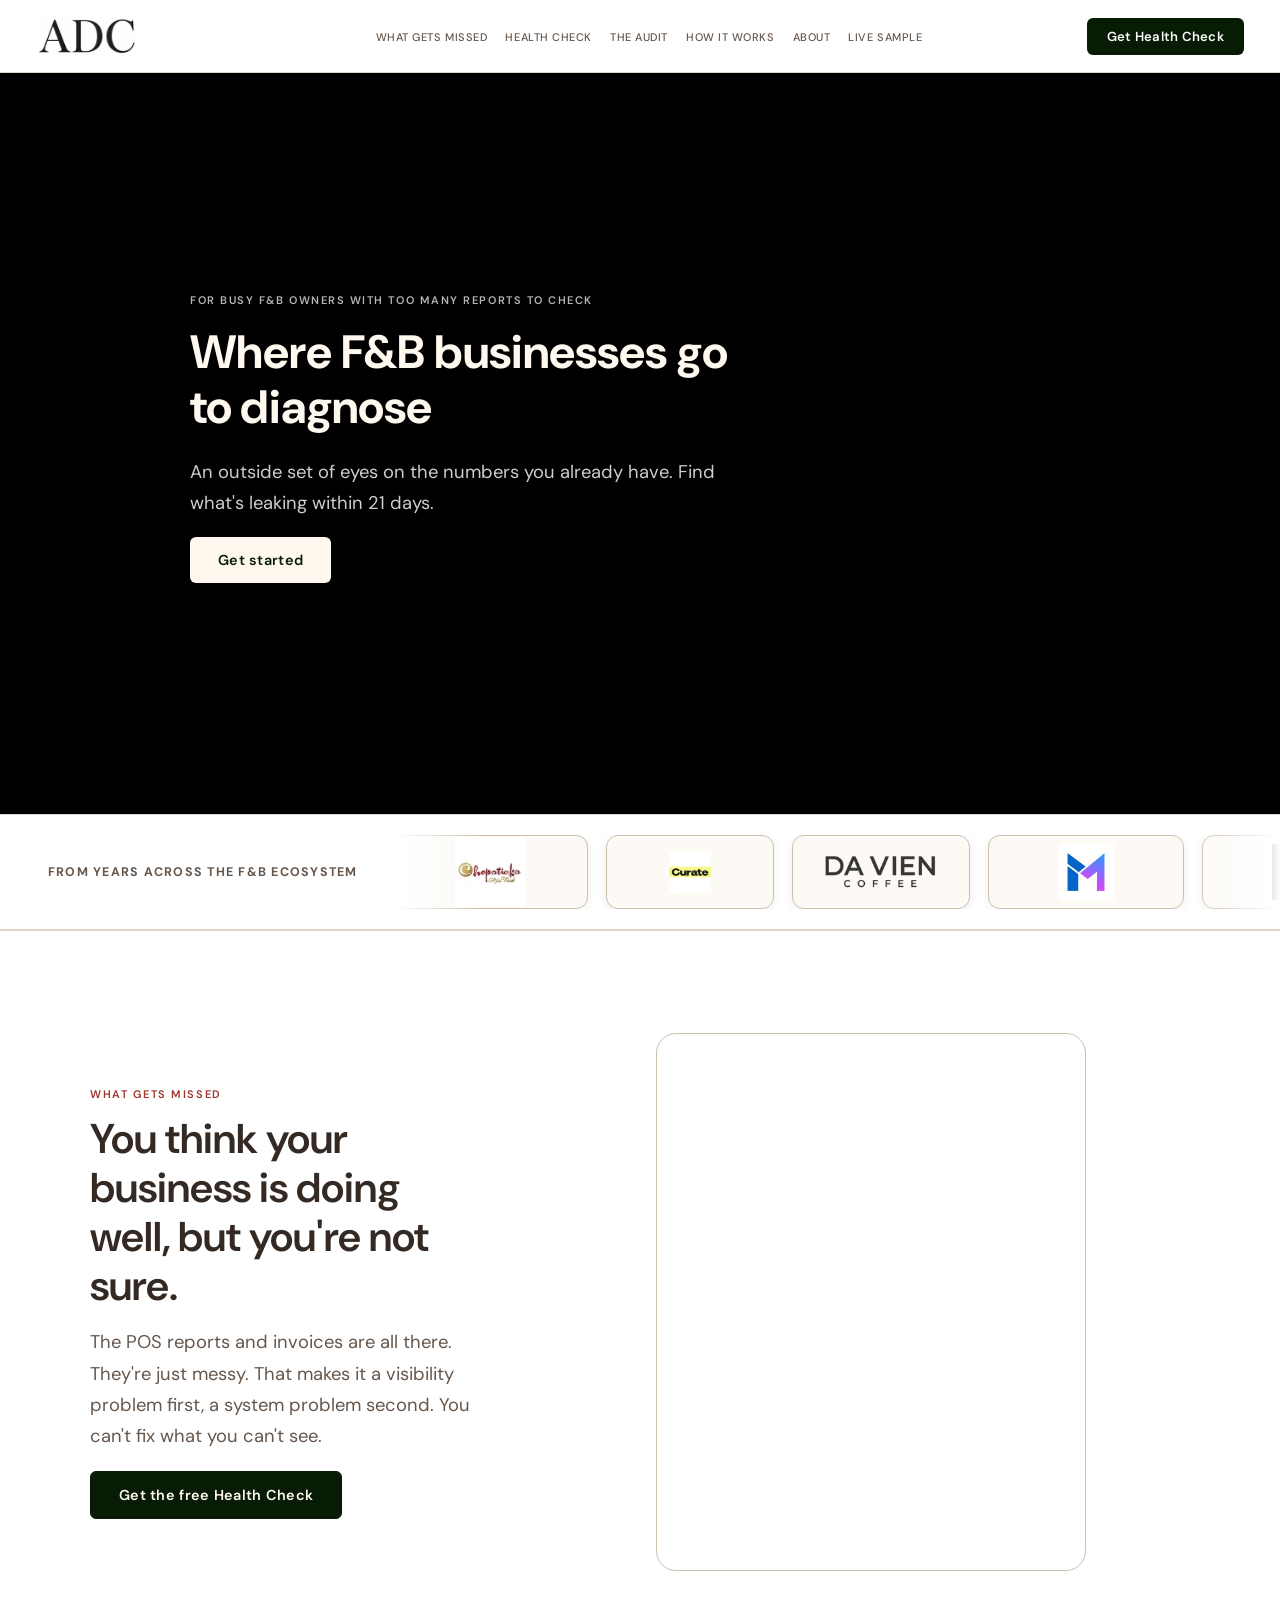
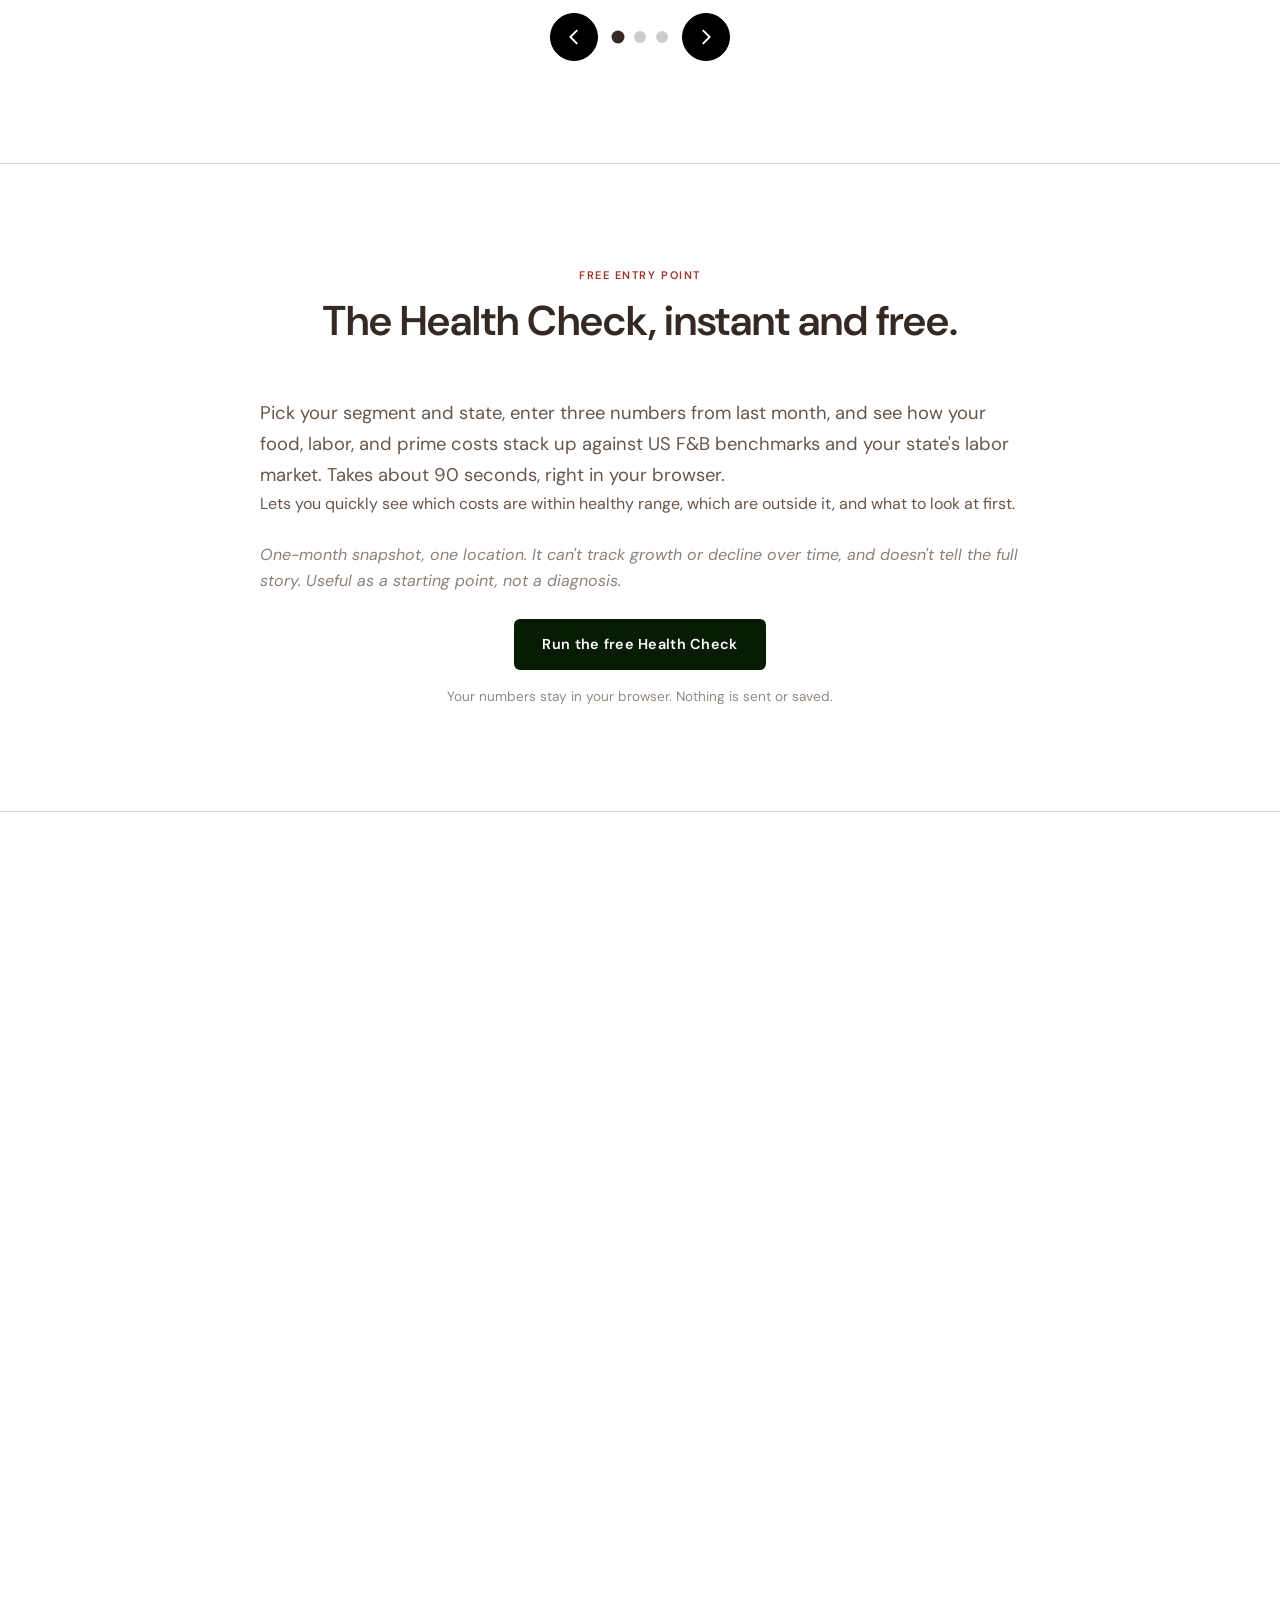
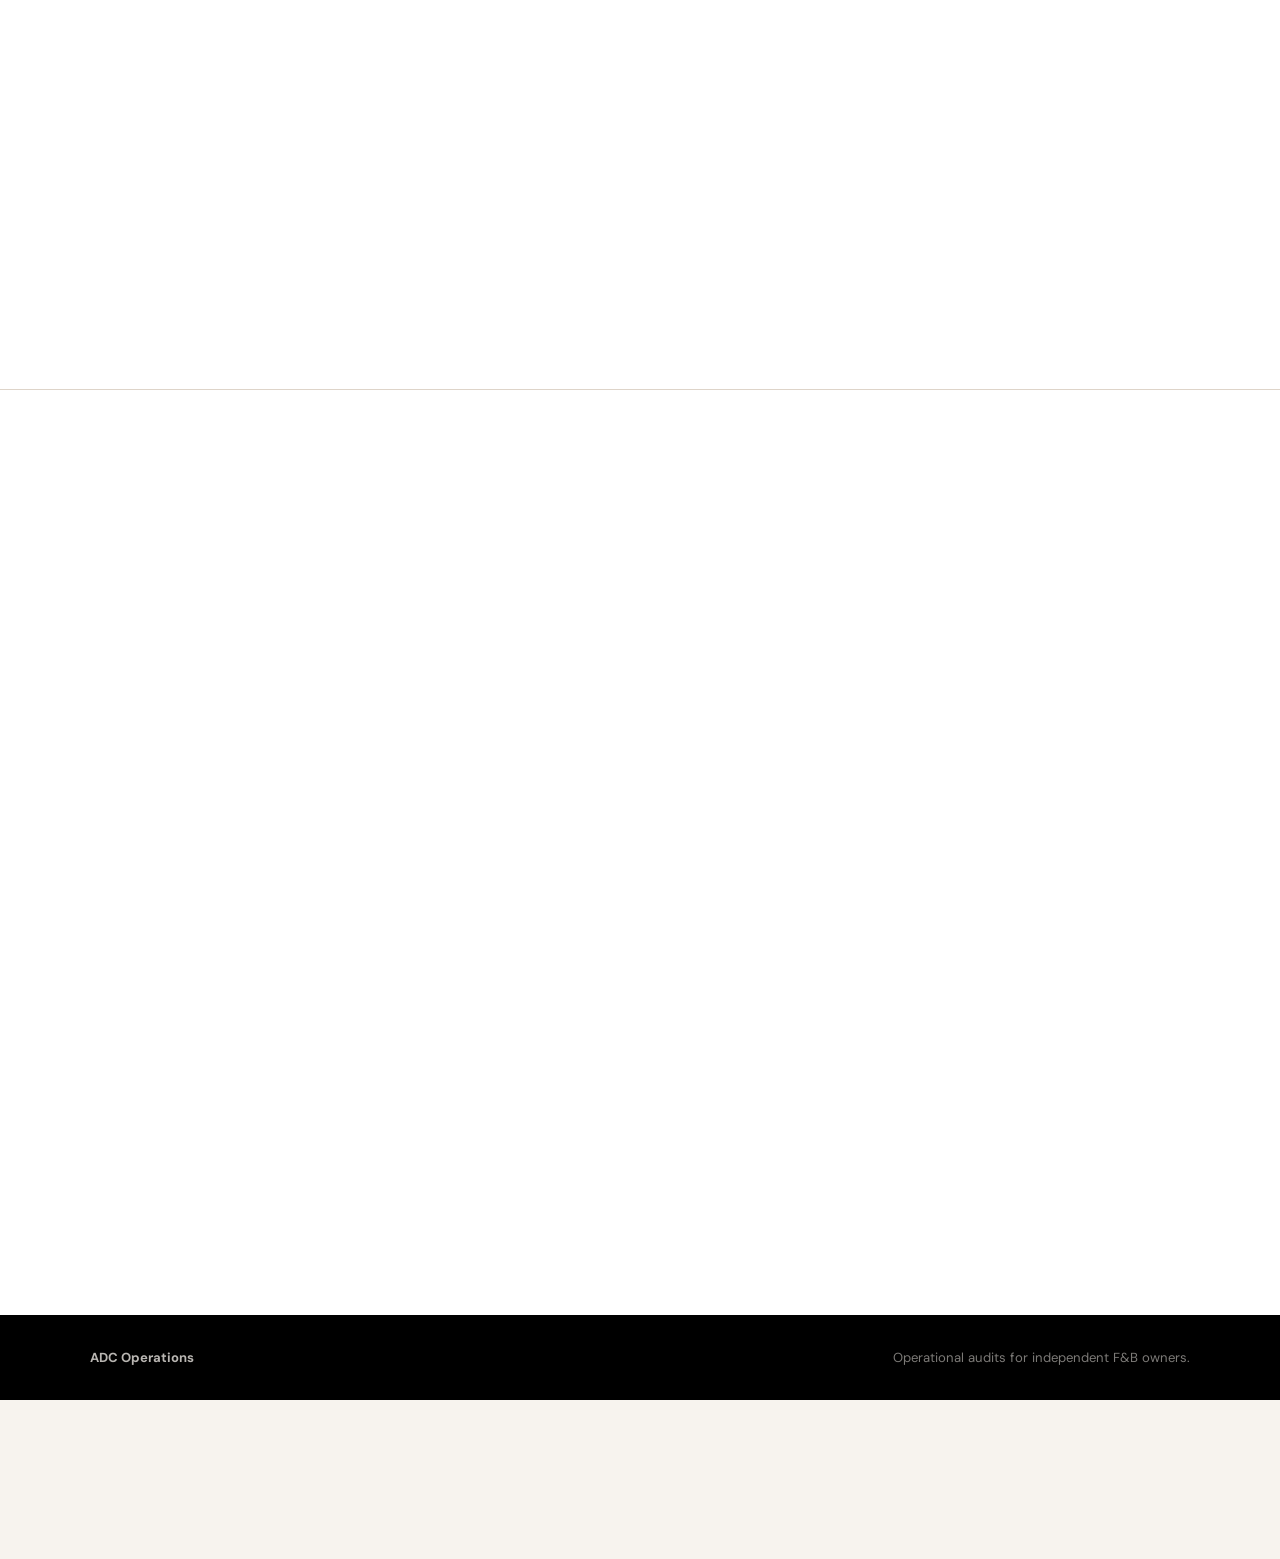
<file: index.html>
<!DOCTYPE html>
<html lang="en">
<head>
  <meta charset="UTF-8" />
  <meta name="viewport" content="width=device-width, initial-scale=1.0" />
  <title>ADC Operations: Operational Audits for Independent F&amp;B Owners</title>
  <meta name="description" content="The Red-Flags Audit is a 21-day operational review for independent F&amp;B owners. Identifies leakage across labor, COGS, inventory, and reporting." />
  <link rel="canonical" href="https://adc-ops.com/" />
  <link rel="icon" type="image/png" sizes="32x32" href="assets/adc-favicon-32.png" />
  <script id="vtag-ai-js" async src="https://r2.leadsy.ai/tag.js" data-pid="12CsXQLgcvG90aMik" data-version="062024"></script>

  <!-- Google Fonts: DM Sans -->
  <link rel="preconnect" href="https://fonts.googleapis.com" />
  <link rel="preconnect" href="https://fonts.gstatic.com" crossorigin />
  <link rel="preload" href="assets/adc-new-logo-header-optimized.jpg" as="image" />
  <link rel="preload" href="https://fonts.googleapis.com/css2?family=DM+Sans:wght@400;500;600;700&display=swap" as="style" onload="this.onload=null;this.rel='stylesheet'" />
  <noscript><link href="https://fonts.googleapis.com/css2?family=DM+Sans:wght@400;500;600;700&display=swap" rel="stylesheet" /></noscript>

  <link rel="stylesheet" href="index.min.css" />
</head>
<body>

  <!-- ============================================================
       NAV
  ============================================================ -->
  <nav>
    <div class="nav-inner">
      <a href="#hero" class="nav-logo" aria-label="ADC Operations home">
        <img src="assets/adc-new-logo-header-optimized.jpg" width="480" height="189" alt="ADC Operations" decoding="async" fetchpriority="high" />
      </a>
      <ul class="nav-links">
        <li><a href="#problem">What Gets Missed</a></li>
        <li><a href="#health-check">Health Check</a></li>
        <li><a href="#audit">The Audit</a></li>
        <li><a href="#how">How It Works</a></li>
        <li><a href="#about">About</a></li>
        <li><a href="/red-flags-dashboard" target="_blank" rel="noopener noreferrer">Live Sample</a></li>
      </ul>
      <!-- CTA LINK: Replace href="#cta" with your Calendly or booking URL -->
      <button class="btn btn-primary nav-cta" type="button" data-choice-open>Get Health Check</button>
    </div>
  </nav>


  <!-- ============================================================
       1. HERO
  ============================================================ -->
  <section id="hero">
    <div class="hero-inner">

      <div class="hero-content">
        <span class="label">For busy F&amp;B owners with too many reports to check</span>
        <h1 aria-label="Where F&B businesses go to diagnose, stabilize, and standardize">
          Where F&amp;B businesses go
          <span class="hero-action-line">
            <span>to</span>
            <span class="rotating-word" aria-hidden="true">
              <span class="rotating-word-track">
                <span>diagnose</span>
                <span>stabilize</span>
                <span>standardize</span>
                <span>diagnose</span>
              </span>
            </span>
          </span>
        </h1>
        <p class="lead">An outside set of eyes on the numbers you already have. Find what's leaking within 21 days.</p>

        <div class="btn-group">
          <!-- CTA LINK: Replace href below with your Calendly or booking URL -->
          <button class="btn btn-primary" type="button" data-choice-open>Get started</button>
        </div>

      </div>

    </div>
  </section>


  <!-- ============================================================
       EXPERIENCE LOGO MARQUEE
  ============================================================ -->
  <section id="experience" aria-label="Brands from years across the F&B ecosystem">
    <div class="experience-inner">
      <div class="experience-label">From years across the F&amp;B ecosystem</div>
      <div class="logo-marquee" aria-hidden="true">
        <div class="logo-marquee-track">
          <div class="brand-logo-card brand-logo-card--chopsticks"><img src="assets/chopsticks-logo-105.webp" width="105" height="105" alt="" loading="lazy" decoding="async" /></div>
          <div class="brand-logo-card"><img src="assets/curate-logo-105.webp" width="105" height="105" alt="" loading="lazy" decoding="async" /></div>
          <div class="brand-logo-card"><img src="assets/davien-logo-196.webp" width="196" height="61" alt="" loading="lazy" decoding="async" /></div>
          <div class="brand-logo-card brand-logo-card--mahaaya"><img src="assets/mahaaya_logo.jpeg" width="200" height="200" alt="" loading="lazy" decoding="async" /></div>
          <div class="brand-logo-card brand-logo-card--ninemax"><img src="assets/ninemax-media.jpg" width="320" height="320" alt="" loading="lazy" decoding="async" /></div>
          <div class="brand-logo-card brand-logo-card--chopsticks"><img src="assets/chopsticks-logo-105.webp" width="105" height="105" alt="" loading="lazy" decoding="async" /></div>
          <div class="brand-logo-card"><img src="assets/curate-logo-105.webp" width="105" height="105" alt="" loading="lazy" decoding="async" /></div>
          <div class="brand-logo-card"><img src="assets/davien-logo-196.webp" width="196" height="61" alt="" loading="lazy" decoding="async" /></div>
          <div class="brand-logo-card brand-logo-card--mahaaya"><img src="assets/mahaaya_logo.jpeg" width="200" height="200" alt="" loading="lazy" decoding="async" /></div>
          <div class="brand-logo-card brand-logo-card--ninemax"><img src="assets/ninemax-media.jpg" width="320" height="320" alt="" loading="lazy" decoding="async" /></div>
        </div>
      </div>
    </div>
  </section>


  <!-- ============================================================
       2. COSTLY ISSUES
  ============================================================ -->
  <section id="problem">
    <div class="section-inner">
      <div class="problem-slider reveal" data-problem-slider>
        <div class="problem-slider-viewport">
          <div class="problem-slider-track" data-problem-slider-track>
            <article class="problem-slide">
              <div class="problem-slide-copy">
                <span class="label">What gets missed</span>
                <h2>You think your business is doing well, but you're not sure.</h2>
                <p class="lead">The POS reports and invoices are all there. They're just messy. That makes it a visibility problem first, a system problem second. You can't fix what you can't see.</p>
                <div class="btn-group" style="margin-top:18px;">
                  <button class="btn btn-slider" type="button" data-choice-open>Get the free Health Check</button>
                </div>
              </div>
              <div class="problem-slide-visual">
                <div class="puzzle-report-animation" aria-label="POS, Labor, Inventory, 3PO, and Invoices puzzle pieces combine into an ADC Report">
                  <div class="puzzle-report-stage" aria-hidden="true">
                    <div class="puzzle-report-board">
                      <svg class="puzzle-report-svg" viewBox="28 33 184 244" role="img">
                        <g class="puzzle-svg-piece puzzle-piece--pos">
                          <path d="M30 35H105V58C119 58 119 82 105 82V105H75C75 119 55 119 55 105H30Z"/>
                          <text x="67" y="70">POS</text>
                        </g>
                        <g class="puzzle-svg-piece puzzle-piece--labor">
                          <path d="M105 35H210V105H170C170 119 150 119 150 105H105V82C119 82 119 58 105 58Z"/>
                          <text x="160" y="70">Labor</text>
                        </g>
                        <g class="puzzle-svg-piece puzzle-piece--inventory">
                          <path d="M30 105H55C55 119 75 119 75 105H150C150 119 170 119 170 105H210V175H170C170 189 150 189 150 175H75C75 189 55 189 55 175H30Z"/>
                          <text x="120" y="140">Inventory</text>
                        </g>
                        <g class="puzzle-svg-piece puzzle-piece--threepo">
                          <path d="M30 175H55C55 189 75 189 75 175H105V218C119 218 119 242 105 242V275H30Z"/>
                          <text x="67" y="225">3PO</text>
                        </g>
                        <g class="puzzle-svg-piece puzzle-piece--invoices">
                          <path d="M105 175H150C150 189 170 189 170 175H210V275H105V242C119 242 119 218 105 218Z"/>
                          <text x="160" y="225">Invoices</text>
                        </g>
                      </svg>
                    </div>
                    <div class="puzzle-final-report">
                      <strong><span>ADC</span><span>Report</span></strong>
                    </div>
                  </div>
                </div>
              </div>
            </article>

            <article class="problem-slide">
              <div class="problem-slide-copy">
                <span class="label">Where it adds up</span>
                <h2>The costly problems usually start small.</h2>
                <p class="lead">Unapproved overtime, vendor price creep, untracked waste. Each one is too small to flag on its own. Stacked across locations and months, they're real money.</p>
                <div class="btn-group" style="margin-top:18px;">
                  <a href="/red-flags-dashboard" class="btn btn-slider" target="_blank" rel="noopener noreferrer">Explore a sample Red-Flags Audit</a>
                </div>
              </div>
              <div class="problem-slide-visual">
                <div class="cost-stack-animation" aria-label="Unauthorized over-time, vendor prices, refunds, waste, and void stack into a pile as cost rises">
                  <div class="cost-stack-stage" aria-hidden="true">
                    <div class="cost-stack-pile">
                      <div class="cost-stack-word cost-stack-word--vendor"><span>Vendor</span><span>Prices</span></div>
                      <div class="cost-stack-word cost-stack-word--refunds">Refunds</div>
                      <div class="cost-stack-word cost-stack-word--waste">Waste</div>
                      <div class="cost-stack-word cost-stack-word--void">Void</div>
                      <div class="cost-stack-word cost-stack-word--ot"><span>Unauthorized</span><span>Over-Time</span></div>
                    </div>
                  </div>
                  <div class="cost-progress" aria-hidden="true">
                    <span>Cost</span>
                    <span class="cost-progress-track">
                      <span class="cost-progress-fill"></span>
                    </span>
                  </div>
                </div>
              </div>
            </article>

            <article class="problem-slide">
              <div class="problem-slide-copy">
                <span class="label">From audit to action</span>
                <h2>Know what to look at first.</h2>
                <p class="lead">The Red-Flags Audit answers five questions you should be asking but currently can't. So you walk into your next ops meeting with the right questions, for the right managers, about the right locations.</p>
                <div class="btn-group" style="margin-top:18px;">
                  <a href="#audit" class="btn btn-slider">See the Audit</a>
                </div>
              </div>
              <div class="problem-slide-visual">
                <div class="growth-reveal-animation" aria-label="Horizontal slices align to reveal the vertical word Growth">
                  <div class="growth-reveal-stage" aria-hidden="true">
                    <div class="growth-slice-field" data-growth-slices="100">
                    </div>
                  </div>
                </div>
              </div>
            </article>
          </div>
        </div>
        <div class="problem-slider-controls" aria-label="Problem slider controls">
          <button class="problem-slider-arrow" type="button" data-problem-slider-prev aria-label="Previous slide">
            <svg viewBox="0 0 24 24" aria-hidden="true" focusable="false">
              <path d="M15 5L8 12L15 19" fill="none" stroke="currentColor" stroke-width="2" stroke-linecap="round" stroke-linejoin="round"/>
            </svg>
          </button>
          <div class="problem-slider-dots" data-problem-slider-dots></div>
          <button class="problem-slider-arrow" type="button" data-problem-slider-next aria-label="Next slide">
            <svg viewBox="0 0 24 24" aria-hidden="true" focusable="false">
              <path d="M9 5L16 12L9 19" fill="none" stroke="currentColor" stroke-width="2" stroke-linecap="round" stroke-linejoin="round"/>
            </svg>
          </button>
        </div>
      </div>

    </div>
  </section>


  <!-- ============================================================
       3. THE HEALTH CHECK
  ============================================================ -->
  <section id="health-check">
    <div class="section-inner">
      <div class="section-header reveal" style="text-align:center; max-width:none; margin-left:auto; margin-right:auto;">
        <span class="label">Free entry point</span>
        <h2>The Health Check, instant and free.</h2>
      </div>

      <div class="reveal" style="max-width:760px; margin:0 auto; text-align:left;">
        <p class="lead">Pick your segment and state, enter three numbers from last month, and see how your food, labor, and prime costs stack up against US F&amp;B benchmarks and your state's labor market. Takes about 90 seconds, right in your browser.</p>

        <p>Lets you quickly see which costs are within healthy range, which are outside it, and what to look at first.</p>

        <p style="font-style:italic; opacity:0.75; margin-top:24px;">One-month snapshot, one location. It can't track growth or decline over time, and doesn't tell the full story. Useful as a starting point, not a diagnosis.</p>
      </div>

      <div class="btn-group reveal" style="margin-top:24px; justify-content:center;">
        <a class="btn btn-primary" href="/health-check">Run the free Health Check</a>
      </div>

      <p class="reveal" style="text-align:center; font-size:0.85rem; opacity:0.7; margin-top:16px;">Your numbers stay in your browser. Nothing is sent or saved.</p>
    </div>
  </section>


  <!-- ============================================================
       4. THE AUDIT
  ============================================================ -->
  <section id="audit">
    <div class="section-inner">
      <div class="section-header reveal">
        <span class="label">What ADC does</span>
        <h2>ADC reads every report your operation produces.</h2>
      </div>

      <div class="growth-feature-shell reveal">
        <div class="growth-feature-main">
          <div class="growth-feature-copy">
            <h3>POS, labor, inventory, 3PO, vendor invoices. Twelve months back.</h3>
            <p>You already have the data. It's just spread across five systems, three spreadsheets, and one manager's WhatsApp. The Red-Flags Audit consolidates it into a single report that shows what's drifting, where, and what to look at first.</p>
          </div>

          <div class="growth-mockup growth-mockup--main" aria-label="Animated POS ticket printer visual">
            <div class="pos-paper-visual" aria-hidden="true">
              <div class="pos-printer">
                <div class="pos-printer-body"></div>
                <div class="pos-printer-slot"></div>
                <div class="pos-ticket-window">
                  <div class="pos-ticket-stream">
                    <div class="pos-ticket">
                      <div class="pos-ticket-kicker">
                        <span>POS</span>
                        <span>10:42 PM</span>
                      </div>
                      <div class="pos-ticket-title">
                        <span>TABLE 4</span>
                        <span>#1287</span>
                      </div>
                      <div class="pos-ticket-lines">
                        <div class="pos-ticket-line"><span>2x Rice Bowl</span><span></span><span>Fire</span></div>
                        <div class="pos-ticket-line"><span>1x Green Tea</span><span></span><span>Bar</span></div>
                        <div class="pos-ticket-line"><span>No Cilantro</span><span></span><span>Mod</span></div>
                        <div class="pos-ticket-line"><span>Sesame Allergy</span><span></span><span>Expo</span></div>
                      </div>
                      <div class="pos-ticket-status">
                        <span class="pos-ticket-tag pos-ticket-tag--matched">Fired</span>
                      </div>
                    </div>
                    <div class="pos-ticket">
                      <div class="pos-ticket-kicker">
                        <span>POS</span>
                        <span>10:47 PM</span>
                      </div>
                      <div class="pos-ticket-title">
                        <span>TABLE 9</span>
                        <span>#1288</span>
                      </div>
                      <div class="pos-ticket-lines">
                        <div class="pos-ticket-line"><span>1x Noodles</span><span></span><span>Wok</span></div>
                        <div class="pos-ticket-line"><span>3x Iced Tea</span><span></span><span>Bar</span></div>
                        <div class="pos-ticket-line"><span>Extra Chili</span><span></span><span>Mod</span></div>
                        <div class="pos-ticket-line"><span>Seat 2 First</span><span></span><span>Expo</span></div>
                      </div>
                      <div class="pos-ticket-status">
                        <span class="pos-ticket-tag pos-ticket-tag--matched">Matched</span>
                      </div>
                    </div>
                    <div class="pos-ticket">
                      <div class="pos-ticket-kicker">
                        <span>POS</span>
                        <span>10:51 PM</span>
                      </div>
                      <div class="pos-ticket-title">
                        <span>BAR 2</span>
                        <span>#1289</span>
                      </div>
                      <div class="pos-ticket-lines">
                        <div class="pos-ticket-line"><span>2x Tea</span><span></span><span>Bar</span></div>
                        <div class="pos-ticket-line"><span>1x Dessert</span><span></span><span>Pastry</span></div>
                        <div class="pos-ticket-line"><span>Hold Until Called</span><span></span><span>Expo</span></div>
                      </div>
                      <div class="pos-ticket-status">
                      </div>
                    </div>
                    <div class="pos-ticket">
                      <div class="pos-ticket-kicker">
                        <span>POS</span>
                        <span>10:42 PM</span>
                      </div>
                      <div class="pos-ticket-title">
                        <span>TABLE 4</span>
                        <span>#1287</span>
                      </div>
                      <div class="pos-ticket-lines">
                        <div class="pos-ticket-line"><span>2x Rice Bowl</span><span></span><span>Fire</span></div>
                        <div class="pos-ticket-line"><span>1x Green Tea</span><span></span><span>Bar</span></div>
                        <div class="pos-ticket-line"><span>No Cilantro</span><span></span><span>Mod</span></div>
                        <div class="pos-ticket-line"><span>Sesame Allergy</span><span></span><span>Expo</span></div>
                      </div>
                      <div class="pos-ticket-status">
                        <span class="pos-ticket-tag pos-ticket-tag--matched">Fired</span>
                      </div>
                    </div>
                    <div class="pos-ticket">
                      <div class="pos-ticket-kicker">
                        <span>POS</span>
                        <span>10:47 PM</span>
                      </div>
                      <div class="pos-ticket-title">
                        <span>TABLE 9</span>
                        <span>#1288</span>
                      </div>
                      <div class="pos-ticket-lines">
                        <div class="pos-ticket-line"><span>1x Noodles</span><span></span><span>Wok</span></div>
                        <div class="pos-ticket-line"><span>3x Iced Tea</span><span></span><span>Bar</span></div>
                        <div class="pos-ticket-line"><span>Extra Chili</span><span></span><span>Mod</span></div>
                        <div class="pos-ticket-line"><span>Seat 2 First</span><span></span><span>Expo</span></div>
                      </div>
                      <div class="pos-ticket-status">
                        <span class="pos-ticket-tag pos-ticket-tag--matched">Matched</span>
                      </div>
                    </div>
                    <div class="pos-ticket">
                      <div class="pos-ticket-kicker">
                        <span>POS</span>
                        <span>10:51 PM</span>
                      </div>
                      <div class="pos-ticket-title">
                        <span>BAR 2</span>
                        <span>#1289</span>
                      </div>
                      <div class="pos-ticket-lines">
                        <div class="pos-ticket-line"><span>2x Tea</span><span></span><span>Bar</span></div>
                        <div class="pos-ticket-line"><span>1x Dessert</span><span></span><span>Pastry</span></div>
                        <div class="pos-ticket-line"><span>Hold Until Called</span><span></span><span>Expo</span></div>
                      </div>
                      <div class="pos-ticket-status">
                      </div>
                    </div>
                  </div>
                </div>
              </div>
            </div>
          </div>
        </div>

      </div>

      <div class="section-inner reveal" style="margin-top:64px; max-width:880px;">
        <div class="section-header" style="text-align:left; max-width:none; margin:0 0 24px;">
          <span class="label" style="text-align:left;">The Red-Flags Audit</span>
          <h2 style="text-align:left;">What you get</h2>
        </div>

        <p class="lead">Twenty-one days. An audit of your trailing twelve months of POS, labor, inventory, 3PO, and vendor invoice data (or the longest continuous period available). You get an explanation of overall business health, individual store performance, year-over-year trends, and long-term recommendations for the leakages found.</p>

        <h4 style="margin-top:32px;">The Five Owner Questions</h4>
        <ol style="list-style:decimal; padding-left:20px;">
          <li>Which locations are leaking profit?</li>
          <li>Where (labor, COGS, shrinkage)?</li>
          <li>Which location is performing the best?</li>
          <li>How can all locations perform like the best?</li>
          <li>How can these leaks be systematically monitored and prevented?</li>
        </ol>

        <div class="btn-group" style="margin-top:24px;">
          <a href="https://cal.com/an-pham-ktqlcd/adc-intro-call" class="btn btn-primary" target="_blank" rel="noopener noreferrer">Book a 15-minute qualification call</a>
        </div>
      </div>
    </div>
  </section>


  <!-- ============================================================
       4. HOW IT WORKS
  ============================================================ -->
  <section id="how">
    <div class="section-inner">
      <div class="section-header reveal" style="text-align:center; max-width:none; margin-left:auto; margin-right:auto;">
        <span class="label">How the engagement runs</span>
        <h2>A simple 4-step process.</h2>
      </div>

      <div class="process-steps reveal" aria-label="iPhone Messages-style four step process">
        <div class="imessage-phone">
          <div class="imessage-status" aria-hidden="true">
            <span>9:41</span>
            <span class="imessage-status-icons">
              <svg viewBox="0 0 24 24" focusable="false"><path d="M3 18h2V9H3v9Zm4 0h2V6H7v12Zm4 0h2V11h-2v7Zm4 0h2V4h-2v14Z" fill="currentColor"/></svg>
              <svg viewBox="0 0 24 24" focusable="false"><path d="M12 17.5 15.5 14a5 5 0 0 0-7 0L12 17.5Zm-6.5-6.5 1.8 1.8a6.7 6.7 0 0 1 9.4 0l1.8-1.8a9.2 9.2 0 0 0-13 0Zm-3.2-3.2 1.8 1.8a11.2 11.2 0 0 1 15.8 0l1.8-1.8a13.8 13.8 0 0 0-19.4 0Z" fill="currentColor"/></svg>
              <svg viewBox="0 0 28 16" focusable="false"><rect x="1" y="2.5" width="22" height="11" rx="3" fill="none" stroke="currentColor" stroke-width="1.7"/><rect x="3.5" y="5" width="17" height="6" rx="2" fill="currentColor"/><path d="M25 6v4" stroke="currentColor" stroke-width="2" stroke-linecap="round"/></svg>
            </span>
          </div>
          <div class="imessage-contact">
            <span class="imessage-nav-icon" aria-hidden="true">
              <svg viewBox="0 0 24 24" focusable="false"><path d="M15 5 8 12l7 7" fill="none" stroke="currentColor" stroke-width="2.7" stroke-linecap="round" stroke-linejoin="round"/></svg>
            </span>
            <div class="imessage-contact-card">
              <img class="imessage-avatar" src="assets/adc-new-logo-header-optimized.jpg" width="96" height="96" alt="ADC Operations" loading="lazy" />
              <span class="imessage-contact-name">ADC</span>
            </div>
            <span class="imessage-nav-icon imessage-video" aria-hidden="true">
              <svg viewBox="0 0 24 24" focusable="false"><path d="M4 7.8C4 6.8 4.8 6 5.8 6h8.4c1 0 1.8.8 1.8 1.8v8.4c0 1-.8 1.8-1.8 1.8H5.8c-1 0-1.8-.8-1.8-1.8V7.8Z" fill="none" stroke="currentColor" stroke-width="2"/><path d="m16 10 4-2.7v9.4L16 14v-4Z" fill="none" stroke="currentColor" stroke-width="2" stroke-linejoin="round"/></svg>
            </span>
          </div>
          <div class="imessage-time"><span>iMessage</span><span>Today 9:41 AM</span></div>
          <div class="imessage-thread">
            <div class="imessage-row is-you" style="--message-delay: .25s;">
              <div class="imessage-bubble">
                <span class="imessage-step">01 Send your reports</span>
                <p>POS, labor, inventory, 3PO, vendor invoices. Twelve months back if you have them.</p>
              </div>
            </div>
            <div class="imessage-row is-you" style="--message-delay: 1.55s;">
              <div class="imessage-attachment" aria-label="Attached file F&B.csv">
                <span class="imessage-file-icon" aria-hidden="true">CSV</span>
                <span class="imessage-file-copy">
                  <span class="imessage-file-name">F&amp;B.csv</span>
                  <span class="imessage-file-meta">Spreadsheet</span>
                </span>
              </div>
            </div>
            <div class="imessage-row imessage-receipt" style="--message-delay: 2.05s;">Delivered</div>
            <div class="imessage-row is-adc is-typing" aria-hidden="true" style="--message-delay: 2.85s;">
              <div class="imessage-bubble imessage-typing">
                <span></span>
                <span></span>
                <span></span>
              </div>
            </div>
            <div class="imessage-row is-adc" style="--message-delay: 5.05s;">
              <div class="imessage-bubble">
                <span class="imessage-step">02 ADC reviews the files</span>
                <p>ADC looks for drift, inconsistency between locations, missing reports, and leakage no one is flagging.</p>
              </div>
            </div>
            <div class="imessage-row is-adc is-typing" aria-hidden="true" style="--message-delay: 6.35s;">
              <div class="imessage-bubble imessage-typing">
                <span></span>
                <span></span>
                <span></span>
              </div>
            </div>
            <div class="imessage-row is-adc" style="--message-delay: 8.55s;">
              <div class="imessage-bubble">
                <span class="imessage-step">03 You receive the Red-Flags Audit</span>
                <p>One document, five questions answered, with recommendations for the leakages found.</p>
              </div>
            </div>
            <div class="imessage-row is-adc" style="--message-delay: 9.75s;">
              <div class="imessage-attachment" aria-label="Attached file ADC Report.pdf">
                <span class="imessage-file-icon" aria-hidden="true">PDF</span>
                <span class="imessage-file-copy">
                  <span class="imessage-file-name">ADC Report.pdf</span>
                  <span class="imessage-file-meta">Document</span>
                </span>
              </div>
            </div>
            <div class="imessage-row is-you" style="--message-delay: 11.35s;">
              <div class="imessage-bubble">
                <span class="imessage-step">04 ADC walks you through it</span>
                <p>Ninety-minute walkthrough call, plus a follow-up call within thirty days.</p>
              </div>
            </div>
            <div class="imessage-row imessage-receipt" style="--message-delay: 11.85s;">Delivered</div>
          </div>
          <div class="imessage-composer" aria-hidden="true">
            <span class="imessage-compose-btn">
              <svg viewBox="0 0 24 24" focusable="false"><path d="M12 5v14M5 12h14" fill="none" stroke="currentColor" stroke-width="2.2" stroke-linecap="round"/></svg>
            </span>
            <div class="imessage-input">
              <span>iMessage</span>
              <span class="imessage-mic">
                <svg viewBox="0 0 24 24" focusable="false"><path d="M12 14a3 3 0 0 0 3-3V6a3 3 0 0 0-6 0v5a3 3 0 0 0 3 3Z" fill="none" stroke="currentColor" stroke-width="2"/><path d="M18 11a6 6 0 0 1-12 0M12 17v3M9 20h6" fill="none" stroke="currentColor" stroke-width="2" stroke-linecap="round"/></svg>
              </span>
            </div>
          </div>
        </div>
      </div>

    </div>
  </section>


  <section id="about">
    <div class="section-inner">
      <div class="section-header reveal" style="text-align:center; max-width:none; margin-left:auto; margin-right:auto;">
        <span class="label">About</span>
        <h2>Who you'll be working with.</h2>
      </div>

      <div class="reveal" style="text-align:center; margin: 0 auto 32px;">
        <img src="assets/pham-an-founder.jpeg" alt="An Pham, founder of ADC Operations" width="180" height="180" loading="lazy" decoding="async" style="width:180px; height:180px; border-radius:50%; object-fit:cover; display:inline-block;" />
        <p style="margin-top:12px; font-size:0.9rem; opacity:0.7;">An Pham, Founder</p>
      </div>

      <div class="reveal" style="max-width:760px; margin:0 auto;">
        <p class="lead">ADC is run by An Pham, an operator with 8+ years across the F&amp;B ecosystem.</p>

        <p>An has built and standardized the operating systems behind a fast-casual brand's growth from $1M to $2M in annual revenue in two years, and a coffee chain's expansion from 2 to 8 locations in under two years. That same operating rigor, finding what's leaking and tightening it, is what this audit puts to work for independent owners.</p>
      </div>
    </div>
  </section>


  <!-- ============================================================
       8. FINAL CTA
  ============================================================ -->
  <section id="cta">
    <div class="section-inner">
      <span class="label reveal" style="display:block; text-align:center; margin-bottom:16px;">Start here</span>
      <h2 class="reveal">Start with the free Health Check. See if the Audit is a fit.</h2>
      <p class="lead reveal">Send last month's reports for one location. Get a short benchmark report back within 24 hours. If you want the full Audit afterward, book a qualification call.</p>
      <div class="btn-group reveal">
        <button class="btn btn-primary" type="button" data-choice-open>Get the free Health Check</button>
        <a href="https://cal.com/an-pham-ktqlcd/adc-intro-call" class="btn" target="_blank" rel="noopener noreferrer">Book a qualification call</a>
      </div>
    </div>
  </section>

  <div class="choice-modal" id="cta-choice-modal" aria-hidden="true">
    <div class="choice-panel" role="dialog" aria-modal="true" aria-labelledby="choice-title">
      <div class="choice-panel-header">
        <div>
          <h3 id="choice-title">How would you like to start?</h3>
          <p>Choose the easiest first step. Run the free Health Check in your browser, or book a short call to talk through the Audit.</p>
        </div>
        <button class="choice-close" type="button" aria-label="Close choice panel" data-choice-close>&times;</button>
      </div>
      <div class="choice-options">
        <a class="choice-option choice-option--primary" href="/health-check">
          <strong>Run the free 90-second Health Check</strong>
          <p>Pick your segment and state, enter three numbers, and see your food, labor, and prime costs against the benchmarks instantly. Nothing to send, nothing saved.</p>
        </a>
        <a class="choice-option" href="https://cal.com/an-pham-ktqlcd/adc-intro-call" target="_blank" rel="noopener noreferrer">
          <strong>Book 15-minute qualification call</strong>
          <p>Talk through your locations, your reports, and whether the Red-Flags Audit is the right fit for your operation.</p>
        </a>
      </div>
    </div>
  </div>


  <!-- ============================================================
       FOOTER
  ============================================================ -->
  <footer>
    <div class="footer-inner">
      <div class="footer-logo">ADC Operations</div>
      <div>Operational audits for independent F&amp;B owners.</div>
    </div>
  </footer>


  <!-- ============================================================
       SCROLL REVEAL SCRIPT
  ============================================================ -->
  <script src="index.js"></script>

</body>
</html>
</file>
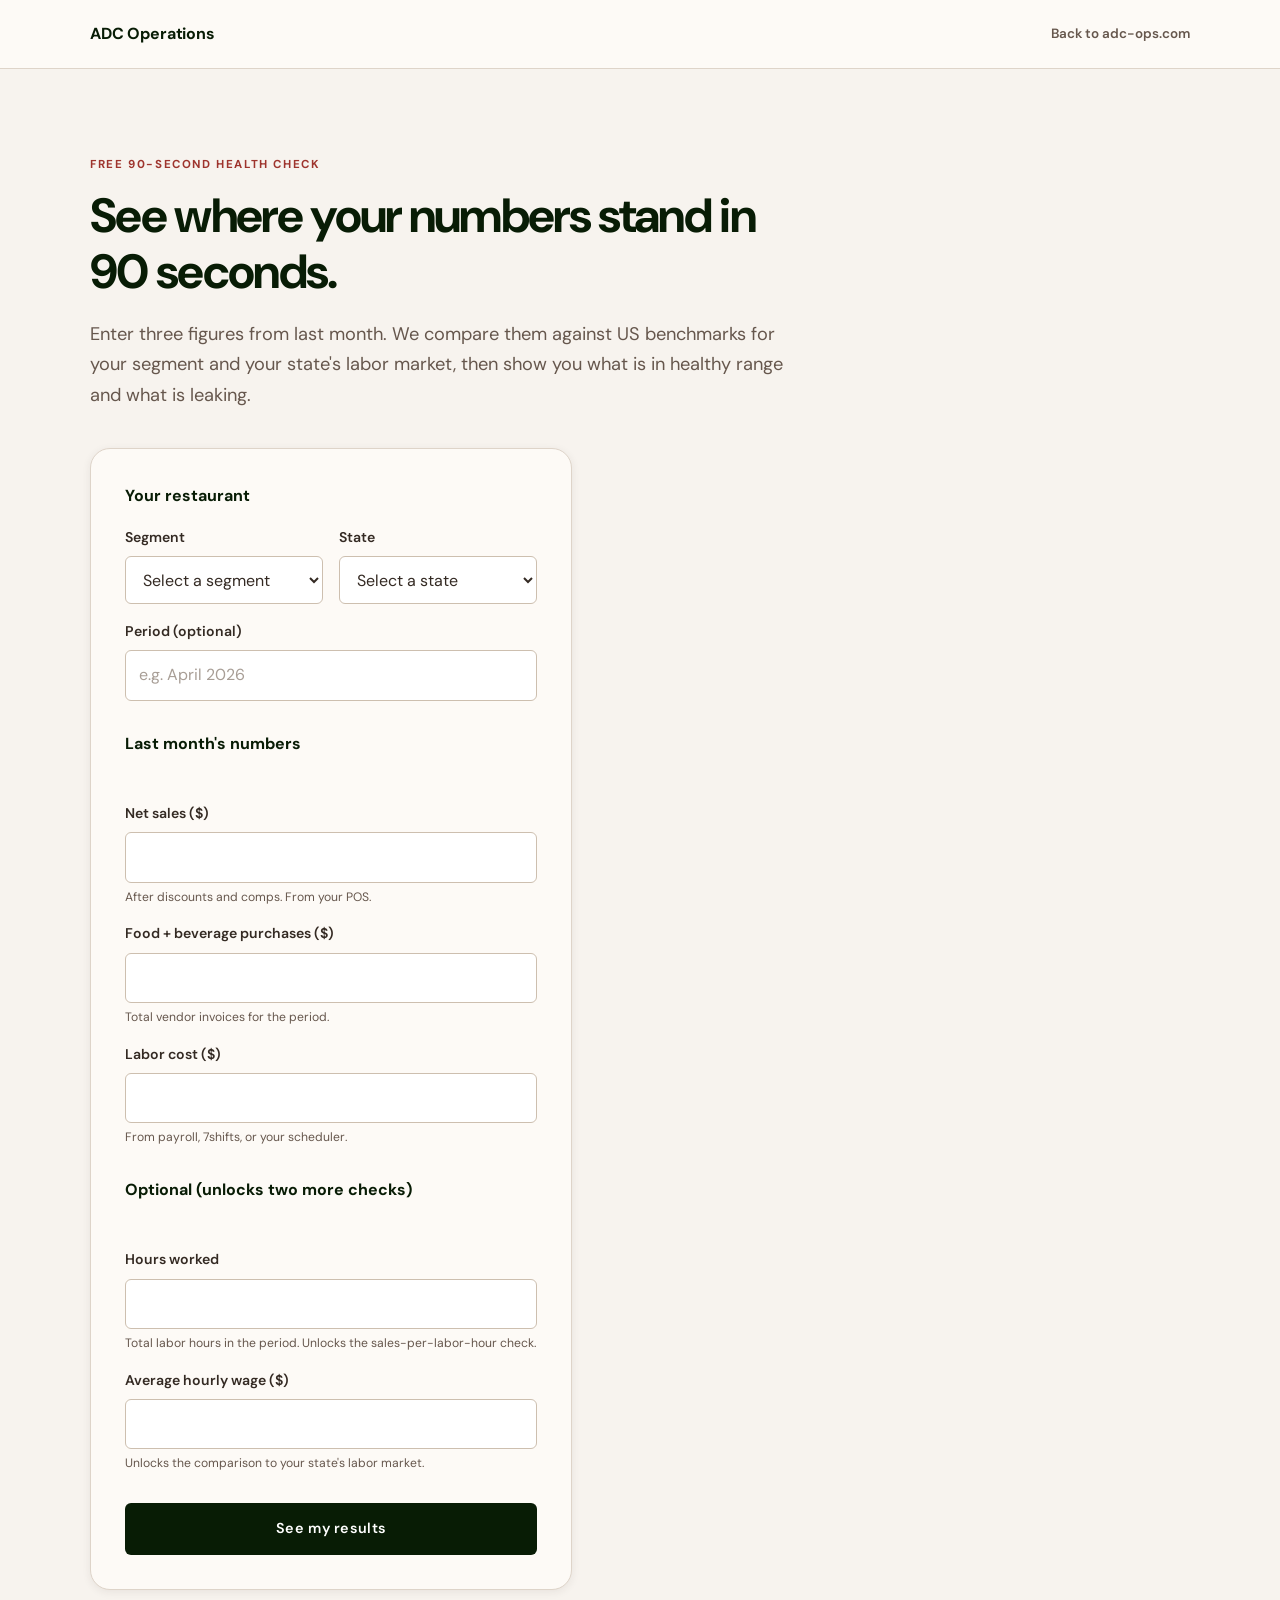
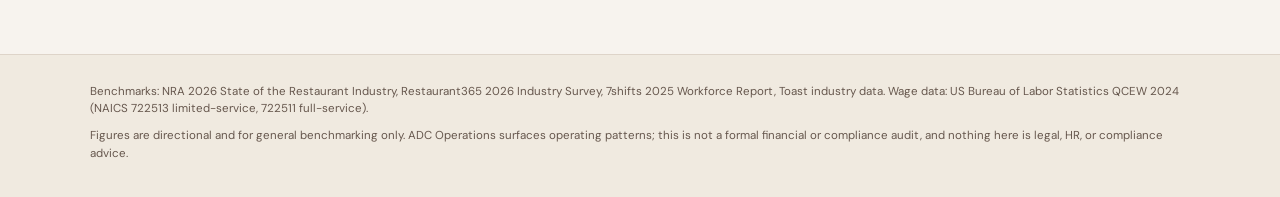
<file: health-check.html>
<!DOCTYPE html>
<html lang="en">
<head>
  <meta charset="UTF-8" />
  <meta name="viewport" content="width=device-width, initial-scale=1.0" />
  <title>Free Restaurant Health Check | ADC Operations</title>
  <meta name="description" content="Benchmark your restaurant's food, labor, and prime costs against your segment and your state's labor market in about 90 seconds. Free, instant, nothing to send." />
  <link rel="canonical" href="https://adc-ops.com/health-check" />
  <link rel="icon" type="image/png" sizes="32x32" href="assets/adc-favicon-32.png" />

  <link rel="preconnect" href="https://fonts.googleapis.com" />
  <link rel="preconnect" href="https://fonts.gstatic.com" crossorigin />
  <link rel="preload" href="https://fonts.googleapis.com/css2?family=DM+Sans:wght@400;500;600;700&display=swap" as="style" onload="this.onload=null;this.rel='stylesheet'" />
  <noscript><link href="https://fonts.googleapis.com/css2?family=DM+Sans:wght@400;500;600;700&display=swap" rel="stylesheet" /></noscript>

  <style>
    :root {
      --bg: #F7F3EE;
      --bg-alt: #F0EAE0;
      --bg-card: #FDFAF6;
      --espresso: #081c05;
      --espresso-hi: #12330d;
      --clay: #A8523D;
      --red-flag: #9E342D;
      --sage: #7A957A;
      --taupe: #342A23;
      --taupe-mid: #66574D;
      --taupe-light: #A89E96;
      --sand: #CDBFAF;
      --sand-light: #DED4C9;

      --font-display: 'DM Sans', system-ui, sans-serif;
      --font-body: 'DM Sans', system-ui, sans-serif;

      --radius-sm: 6px;
      --radius-md: 12px;
      --radius-lg: 20px;

      --shadow-sm: 0 2px 8px rgba(52,42,35,.08);
      --shadow-md: 0 8px 24px rgba(52,42,35,.12);
      --shadow-lg: 0 18px 48px rgba(52,42,35,.16);

      --max-w: 1100px;
      --green: #1f7a4d;
      --green-bg: #ECF4EE;
      --amber: #B7791F;
      --amber-bg: #FDF3E3;
      --red-bg: #FDF0EE;
    }

    *, *::before, *::after {
      box-sizing: border-box;
    }

    html {
      scroll-behavior: smooth;
    }

    body {
      margin: 0;
      background: var(--bg);
      color: var(--taupe);
      font-family: var(--font-body);
      font-size: 16px;
      line-height: 1.65;
      -webkit-font-smoothing: antialiased;
    }

    a {
      color: inherit;
      text-decoration: none;
    }

    button,
    input,
    select {
      font: inherit;
    }

    [hidden] {
      display: none !important;
    }

    .sr-only {
      position: absolute;
      width: 1px;
      height: 1px;
      padding: 0;
      margin: -1px;
      overflow: hidden;
      clip: rect(0, 0, 0, 0);
      white-space: nowrap;
      border: 0;
    }

    .site-nav {
      position: sticky;
      top: 0;
      z-index: 20;
      border-bottom: 1px solid var(--sand-light);
      background: rgba(253,250,246,.96);
      backdrop-filter: blur(12px);
    }

    .nav-inner {
      width: min(calc(100% - 40px), var(--max-w));
      min-height: 68px;
      margin: 0 auto;
      display: flex;
      align-items: center;
      justify-content: space-between;
      gap: 20px;
    }

    .brand {
      color: var(--espresso);
      font-weight: 700;
      letter-spacing: -.01em;
    }

    .nav-link {
      color: var(--taupe-mid);
      font-size: .84rem;
      font-weight: 600;
    }

    .nav-link:hover {
      color: var(--red-flag);
    }

    main {
      width: min(calc(100% - 40px), var(--max-w));
      margin: 0 auto;
      padding: clamp(48px, 7vw, 86px) 0 64px;
    }

    .hero {
      max-width: 790px;
      margin-bottom: 38px;
    }

    .eyebrow {
      display: block;
      margin-bottom: 14px;
      color: var(--red-flag);
      font-size: .72rem;
      font-weight: 700;
      letter-spacing: .14em;
      text-transform: uppercase;
    }

    h1,
    h2,
    h3 {
      margin: 0;
      color: var(--espresso);
      line-height: 1.16;
    }

    h1 {
      max-width: 720px;
      font-size: clamp(1.9rem, 4.4vw, 3rem);
      letter-spacing: -.035em;
    }

    h2 {
      font-size: clamp(1.65rem, 3.5vw, 2.35rem);
      letter-spacing: -.025em;
    }

    h3 {
      font-size: 1.08rem;
    }

    p {
      margin: 0;
      color: var(--taupe-mid);
    }

    .hero-sub {
      max-width: 720px;
      margin-top: 20px;
      font-size: clamp(1rem, 2vw, 1.14rem);
    }

    .tool-grid {
      display: grid;
      grid-template-columns: minmax(0, .9fr) minmax(0, 1.1fr);
      gap: 28px;
      align-items: start;
    }

    .form-card,
    .results-shell,
    .notice {
      border: 1px solid var(--sand-light);
      border-radius: var(--radius-lg);
      background: var(--bg-card);
      box-shadow: var(--shadow-sm);
    }

    .form-card {
      padding: clamp(22px, 4vw, 34px);
    }

    fieldset {
      min-width: 0;
      margin: 0;
      padding: 0;
      border: 0;
    }

    fieldset + fieldset {
      margin-top: 30px;
      padding-top: 28px;
      border-top: 1px solid var(--sand-light);
    }

    legend {
      width: 100%;
      margin-bottom: 17px;
      padding: 0;
      color: var(--espresso);
      font-size: 1rem;
      font-weight: 700;
    }

    .field-grid {
      display: grid;
      grid-template-columns: repeat(2, minmax(0, 1fr));
      gap: 16px;
    }

    .field {
      min-width: 0;
    }

    .field.full {
      grid-column: 1 / -1;
    }

    label {
      display: block;
      margin-bottom: 7px;
      color: var(--taupe);
      font-size: .88rem;
      font-weight: 600;
    }

    input,
    select {
      width: 100%;
      min-height: 48px;
      padding: 11px 13px;
      border: 1px solid var(--sand);
      border-radius: var(--radius-sm);
      outline: 0;
      background: #fff;
      color: var(--taupe);
      transition: border-color .18s ease, box-shadow .18s ease;
    }

    input::placeholder {
      color: var(--taupe-light);
    }

    input:focus,
    select:focus {
      border-color: var(--clay);
      box-shadow: 0 0 0 3px rgba(168,82,61,.12);
    }

    .help {
      display: block;
      margin-top: 6px;
      color: var(--taupe-mid);
      font-size: .76rem;
      line-height: 1.45;
    }

    .btn {
      display: inline-flex;
      align-items: center;
      justify-content: center;
      gap: 8px;
      padding: 14px 28px;
      border: none;
      border-radius: var(--radius-sm);
      font-family: var(--font-body);
      font-size: .9rem;
      font-weight: 600;
      letter-spacing: .02em;
      cursor: pointer;
      transition: all .22s ease;
      white-space: nowrap;
    }

    .btn-primary {
      background: var(--espresso);
      color: #fff;
    }

    .btn-primary:hover {
      background: var(--espresso-hi);
      transform: translateY(-1px);
    }

    .submit-row {
      margin-top: 30px;
    }

    .submit-row .btn {
      width: 100%;
    }

    .notice {
      padding: 22px 24px;
      border-left: 4px solid var(--red-flag);
      border-radius: var(--radius-md);
      background: var(--red-bg);
      color: var(--taupe);
    }

    .results-shell {
      overflow: hidden;
    }

    .results-head {
      padding: clamp(22px, 4vw, 34px);
      border-bottom: 1px solid var(--sand-light);
      background: var(--bg-alt);
    }

    .result-context {
      margin-top: 9px;
      font-size: .84rem;
      font-weight: 600;
    }

    .prime-summary {
      margin-top: 21px;
      color: var(--taupe);
      font-size: clamp(1.05rem, 2.2vw, 1.25rem);
      font-weight: 600;
      line-height: 1.5;
    }

    .results-body {
      padding: clamp(20px, 4vw, 32px);
    }

    .table-wrap {
      overflow-x: auto;
    }

    table {
      width: 100%;
      border-collapse: collapse;
      font-size: .9rem;
    }

    th,
    td {
      padding: 13px 10px;
      border-bottom: 1px solid var(--sand-light);
      text-align: left;
      vertical-align: middle;
    }

    th {
      color: var(--taupe-mid);
      font-size: .68rem;
      font-weight: 700;
      letter-spacing: .09em;
      text-transform: uppercase;
    }

    th:first-child,
    td:first-child {
      padding-left: 0;
    }

    th:last-child,
    td:last-child {
      padding-right: 0;
    }

    .metric-label {
      color: var(--espresso);
      font-weight: 700;
    }

    .metric-value {
      color: var(--taupe);
      font-weight: 700;
      white-space: nowrap;
    }

    .metric-dollar {
      display: block;
      margin-top: 2px;
      color: var(--taupe-mid);
      font-size: .74rem;
      font-weight: 500;
    }

    .range {
      white-space: nowrap;
    }

    .metric-note-row td {
      padding-top: 2px;
      color: var(--espresso);
      font-size: clamp(.95rem, 1.7vw, 1.05rem);
      font-weight: 600;
      line-height: 1.45;
    }

    .status-pill {
      display: inline-flex;
      align-items: center;
      justify-content: center;
      min-height: 26px;
      padding: 4px 10px;
      border-radius: 999px;
      font-size: .7rem;
      font-weight: 700;
      white-space: nowrap;
    }

    .status-on {
      background: var(--green-bg);
      color: var(--green);
    }

    .status-watch {
      background: var(--amber-bg);
      color: var(--amber);
    }

    .status-action {
      background: var(--red-bg);
      color: var(--red-flag);
    }

    .optional-cards {
      display: grid;
      gap: 14px;
      margin-top: 24px;
    }

    .insight-card {
      padding: 18px 20px;
      border: 1px solid var(--sand-light);
      border-left: 4px solid var(--sage);
      border-radius: var(--radius-md);
      background: var(--bg-card);
      box-shadow: var(--shadow-sm);
    }

    .insight-card.watch {
      border-left-color: var(--amber);
    }

    .insight-card.action {
      border-left-color: var(--red-flag);
    }

    .insight-card p {
      margin-top: 8px;
      font-size: .88rem;
    }

    .notes {
      margin-top: 28px;
      padding-top: 27px;
      border-top: 1px solid var(--sand-light);
    }

    .notes h2 {
      margin-bottom: 18px;
      font-size: 1.35rem;
    }

    .note-list {
      display: grid;
      gap: 15px;
    }

    .note {
      padding-left: 15px;
      border-left: 3px solid var(--sand);
    }

    .note strong {
      display: block;
      margin-bottom: 3px;
      color: var(--espresso);
    }

    .note p {
      font-size: .84rem;
    }

    .cta-block {
      margin-top: 28px;
      padding: 25px;
      border-radius: var(--radius-md);
      background: var(--espresso);
      color: #fff;
    }

    .cta-block h2,
    .cta-block p {
      color: #fff;
    }

    .cta-block p {
      margin-top: 10px;
      color: rgba(255,255,255,.76);
    }

    .cta-actions {
      display: flex;
      flex-wrap: wrap;
      align-items: center;
      gap: 13px;
      margin-top: 20px;
    }

    .cta-block .btn-primary {
      background: #fff;
      color: var(--espresso);
    }

    .cta-block .btn-primary:hover {
      background: var(--bg);
    }

    .reply-copy {
      font-size: .84rem;
    }

    .print-action {
      margin-top: 15px;
    }

    .print-link {
      color: #fff;
      font-size: .84rem;
      font-weight: 600;
      text-decoration: underline;
      text-underline-offset: 3px;
    }

    footer {
      border-top: 1px solid var(--sand-light);
      background: var(--bg-alt);
    }

    .footer-inner {
      width: min(calc(100% - 40px), var(--max-w));
      margin: 0 auto;
      padding: 28px 0 34px;
    }

    .sources,
    .disclaimer {
      font-size: .72rem;
      line-height: 1.55;
    }

    .disclaimer {
      margin-top: 9px;
    }

    @media (max-width: 860px) {
      .tool-grid {
        grid-template-columns: 1fr;
      }
    }

    @media (max-width: 560px) {
      .nav-inner,
      main,
      .footer-inner {
        width: min(calc(100% - 28px), var(--max-w));
      }

      main {
        padding-top: 38px;
      }

      .field-grid {
        grid-template-columns: 1fr;
      }

      .field.full {
        grid-column: auto;
      }

      .form-card,
      .results-shell {
        border-radius: var(--radius-md);
      }

      .results-body {
        padding-inline: 16px;
      }

      th,
      td {
        padding-inline: 7px;
      }

      .status-pill {
        white-space: normal;
        text-align: center;
      }

      .cta-actions {
        align-items: flex-start;
        flex-direction: column;
      }
    }

    @media print {
      @page {
        size: letter;
        margin: .38in;
      }

      body {
        background: #fff;
        color: #111;
        font-size: 10px;
        line-height: 1.35;
      }

      .site-nav,
      .hero,
      .form-card,
      .notice,
      .cta-block,
      .btn,
      .print-action {
        display: none !important;
      }

      main {
        width: 100%;
        padding: 0;
      }

      .tool-grid {
        display: block;
      }

      .results-shell {
        border: 0;
        border-radius: 0;
        box-shadow: none;
      }

      .results-head {
        padding: 0 0 12px;
        border-bottom: 1px solid #bbb;
        background: #fff;
      }

      .results-head h2 {
        font-size: 18px;
      }

      .prime-summary {
        margin-top: 8px;
        font-size: 12px;
      }

      .results-body {
        padding: 10px 0 0;
      }

      th,
      td {
        padding: 5px 6px;
      }

      .metric-note-row td {
        padding-top: 2px;
        font-size: 13px;
      }

      .optional-cards {
        grid-template-columns: repeat(2, minmax(0, 1fr));
        gap: 8px;
        margin-top: 10px;
      }

      .insight-card {
        padding: 9px 10px;
        box-shadow: none;
      }

      .insight-card p {
        margin-top: 4px;
        font-size: 9px;
      }

      .notes {
        margin-top: 12px;
        padding-top: 10px;
      }

      .notes h2 {
        margin-bottom: 8px;
        font-size: 14px;
      }

      .note-list {
        grid-template-columns: repeat(2, minmax(0, 1fr));
        gap: 7px 12px;
      }

      .note {
        padding-left: 8px;
      }

      .note p {
        font-size: 8.5px;
      }

      footer {
        border-top: 1px solid #bbb;
        background: #fff;
      }

      .footer-inner {
        width: 100%;
        padding: 10px 0 0;
      }

      .sources,
      .disclaimer {
        color: #333;
        font-size: 7.5px;
        line-height: 1.35;
      }

      .status-pill {
        border: 1px solid currentColor;
        background: transparent;
      }

      .results-head,
      table,
      .optional-cards,
      .notes,
      footer {
        break-inside: avoid;
      }
    }
  </style>
</head>
<body>
  <nav class="site-nav" aria-label="Primary navigation">
    <div class="nav-inner">
      <a class="brand" href="/">ADC Operations</a>
      <a class="nav-link" href="/">Back to adc-ops.com</a>
    </div>
  </nav>

  <main>
    <header class="hero">
      <span class="eyebrow">Free 90-second Health Check</span>
      <h1>See where your numbers stand in 90 seconds.</h1>
      <p class="hero-sub">Enter three figures from last month. We compare them against US benchmarks for your segment and your state's labor market, then show you what is in healthy range and what is leaking.</p>
    </header>

    <div class="tool-grid">
      <form class="form-card" id="health-form">
        <fieldset>
          <legend>Your restaurant</legend>
          <div class="field-grid">
            <div class="field">
              <label for="segment">Segment</label>
              <select id="segment" name="segment" required>
                <option value="">Select a segment</option>
                <option value="qsr">Quick Service (QSR)</option>
                <option value="fast-casual">Fast Casual</option>
                <option value="cafe-bakery">Café &amp; Bakery</option>
                <option value="full-service">Full Service</option>
                <option value="fine-dining">Fine Dining</option>
              </select>
            </div>

            <div class="field">
              <label for="state">State</label>
              <select id="state" name="state" required>
                <option value="">Select a state</option>
                <option value="AL">Alabama</option>
                <option value="AK">Alaska</option>
                <option value="AZ">Arizona</option>
                <option value="AR">Arkansas</option>
                <option value="CA">California</option>
                <option value="CO">Colorado</option>
                <option value="CT">Connecticut</option>
                <option value="DE">Delaware</option>
                <option value="DC">District of Columbia</option>
                <option value="FL">Florida</option>
                <option value="GA">Georgia</option>
                <option value="HI">Hawaii</option>
                <option value="ID">Idaho</option>
                <option value="IL">Illinois</option>
                <option value="IN">Indiana</option>
                <option value="IA">Iowa</option>
                <option value="KS">Kansas</option>
                <option value="KY">Kentucky</option>
                <option value="LA">Louisiana</option>
                <option value="ME">Maine</option>
                <option value="MD">Maryland</option>
                <option value="MA">Massachusetts</option>
                <option value="MI">Michigan</option>
                <option value="MN">Minnesota</option>
                <option value="MS">Mississippi</option>
                <option value="MO">Missouri</option>
                <option value="MT">Montana</option>
                <option value="NE">Nebraska</option>
                <option value="NV">Nevada</option>
                <option value="NH">New Hampshire</option>
                <option value="NJ">New Jersey</option>
                <option value="NM">New Mexico</option>
                <option value="NY">New York</option>
                <option value="NC">North Carolina</option>
                <option value="ND">North Dakota</option>
                <option value="OH">Ohio</option>
                <option value="OK">Oklahoma</option>
                <option value="OR">Oregon</option>
                <option value="PA">Pennsylvania</option>
                <option value="RI">Rhode Island</option>
                <option value="SC">South Carolina</option>
                <option value="SD">South Dakota</option>
                <option value="TN">Tennessee</option>
                <option value="TX">Texas</option>
                <option value="UT">Utah</option>
                <option value="VT">Vermont</option>
                <option value="VA">Virginia</option>
                <option value="WA">Washington</option>
                <option value="WV">West Virginia</option>
                <option value="WI">Wisconsin</option>
                <option value="WY">Wyoming</option>
              </select>
            </div>

            <div class="field full">
              <label for="period">Period (optional)</label>
              <input id="period" name="period" type="text" placeholder="e.g. April 2026" autocomplete="off" />
            </div>
          </div>
        </fieldset>

        <fieldset>
          <legend>Last month's numbers</legend>
          <div class="field-grid">
            <div class="field full">
              <label for="revenue">Net sales ($)</label>
              <input id="revenue" name="revenue" type="number" min="0" step="0.01" inputmode="decimal" required aria-describedby="revenue-help" />
              <span class="help" id="revenue-help">After discounts and comps. From your POS.</span>
            </div>

            <div class="field full">
              <label for="food-cost">Food + beverage purchases ($)</label>
              <input id="food-cost" name="food_cost" type="number" min="0" step="0.01" inputmode="decimal" required aria-describedby="food-help" />
              <span class="help" id="food-help">Total vendor invoices for the period.</span>
            </div>

            <div class="field full">
              <label for="labor-cost">Labor cost ($)</label>
              <input id="labor-cost" name="labor_cost" type="number" min="0" step="0.01" inputmode="decimal" required aria-describedby="labor-help" />
              <span class="help" id="labor-help">From payroll, 7shifts, or your scheduler.</span>
            </div>
          </div>
        </fieldset>

        <fieldset>
          <legend>Optional (unlocks two more checks)</legend>
          <div class="field-grid">
            <div class="field full">
              <label for="hours">Hours worked</label>
              <input id="hours" name="hours" type="number" min="0" step="0.01" inputmode="decimal" aria-describedby="hours-help" />
              <span class="help" id="hours-help">Total labor hours in the period. Unlocks the sales-per-labor-hour check.</span>
            </div>

            <div class="field full">
              <label for="avg-wage">Average hourly wage ($)</label>
              <input id="avg-wage" name="avg_wage" type="number" min="0" step="0.01" inputmode="decimal" aria-describedby="wage-help" />
              <span class="help" id="wage-help">Unlocks the comparison to your state's labor market.</span>
            </div>
          </div>
        </fieldset>

        <div class="submit-row">
          <button class="btn btn-primary" type="submit">See my results</button>
        </div>
      </form>

      <div>
        <div class="notice" id="sanity-notice" role="alert" tabindex="-1" hidden>Those numbers look off. Double-check that net sales, food, and labor all cover the same period and the same single location, then try again.</div>

        <div class="notice" id="highprime-notice" role="alert" tabindex="-1" hidden>
          <p style="margin:0 0 12px;">Your food and labor together come to more than 100% of sales. That can be a genuinely brutal month, but it is usually a typo or a period mismatch. If these figures are right for one month at one location, run it anyway.</p>
          <button type="button" class="btn" id="highprime-confirm">My numbers are right, show the report</button>
        </div>

        <section class="results-shell" id="results" tabindex="-1" aria-live="polite" aria-labelledby="results-title" hidden>
          <div class="results-head">
            <h2 id="results-title">Your numbers vs. the benchmark</h2>
            <p class="result-context" id="result-context"></p>
            <p class="prime-summary" id="prime-summary"></p>
          </div>

          <div class="results-body">
            <div class="table-wrap">
              <table>
                <thead>
                  <tr>
                    <th scope="col"><span class="sr-only">Metric</span></th>
                    <th scope="col">Your %</th>
                    <th scope="col">Healthy range</th>
                    <th scope="col">Status</th>
                  </tr>
                </thead>
                <tbody id="metric-rows"></tbody>
              </table>
            </div>

            <div class="optional-cards" id="optional-cards" hidden></div>

            <section class="notes" aria-labelledby="notes-title">
              <h2 id="notes-title">How to read this</h2>
              <div class="note-list">
                <article class="note">
                  <strong>Prime cost is the headline number.</strong>
                  <p>It is food, beverage, and labor as a share of sales, the single most controllable lever you have.</p>
                </article>
                <article class="note">
                  <strong>The labor range is tuned to your state.</strong>
                  <p>Food and net-profit ranges are national by segment. The labor and prime ranges are shifted by your state's restaurant wage level (BLS QCEW 2024), applied at half strength since higher-wage markets also carry higher menu prices that absorb part of the cost.</p>
                </article>
                <article class="note">
                  <strong>Net profit here is an estimate.</strong>
                  <p>It assumes a standard 35% for everything outside prime cost (rent, utilities, marketing, delivery commissions, card fees, admin, insurance). If your real overhead runs higher, your true margin is thinner than this shows.</p>
                </article>
                <article class="note">
                  <strong>This is a snapshot, not the full Audit.</strong>
                  <p>One month, one location. It cannot see shrinkage, drift between locations, vendor price creep, or whether your reports reconcile. The Red-Flags Audit measures all of that against your actual systems.</p>
                </article>
                <article class="note">
                  <strong>On the numbers themselves.</strong>
                  <p>Benchmarks blend published sources, and labor reporting conventions vary, so treat the ranges as a guide, not a verdict.</p>
                </article>
              </div>
            </section>

            <section class="cta-block" aria-labelledby="cta-title">
              <h2 id="cta-title">Want the full picture?</h2>
              <p>This snapshot flags what is outside range. The Red-Flags Audit finds why, across all your locations, in 21 days.</p>
              <div class="cta-actions">
                <a class="btn btn-primary" id="book-call" href="https://cal.com/an-pham-ktqlcd/adc-intro-call" target="_blank" rel="noopener noreferrer">Book a 15-minute call</a>
                <span class="reply-copy">or just reply to my email.</span>
              </div>
              <div class="print-action">
                <a class="print-link" id="print-link" href="#">Save this as a PDF</a>
              </div>
            </section>
          </div>
        </section>
      </div>
    </div>
  </main>

  <footer>
    <div class="footer-inner">
      <p class="sources">Benchmarks: NRA 2026 State of the Restaurant Industry, Restaurant365 2026 Industry Survey, 7shifts 2025 Workforce Report, Toast industry data. Wage data: US Bureau of Labor Statistics QCEW 2024 (NAICS 722513 limited-service, 722511 full-service).</p>
      <p class="disclaimer">Figures are directional and for general benchmarking only. ADC Operations surfaces operating patterns; this is not a formal financial or compliance audit, and nothing here is legal, HR, or compliance advice.</p>
    </div>
  </footer>

  <script>
    (() => {
      'use strict';

      const OPEX = 0.35; // opex ex-prime assumption

      // slug is the ?seg= URL value; naics picks the wage column (ls = 722513, fs = 722511)
      const SEGMENTS = {
        "qsr":          { label: "Quick Service (QSR)", foodLow:.26, foodHigh:.30, laborLow:.24, laborHigh:.28, primeLow:.55, primeHigh:.60, netLow:.05, netHigh:.08, naics:"ls" },
        "fast-casual":  { label: "Fast Casual",          foodLow:.28, foodHigh:.32, laborLow:.28, laborHigh:.32, primeLow:.58, primeHigh:.62, netLow:.03, netHigh:.06, naics:"ls" },
        "cafe-bakery":  { label: "Café & Bakery",        foodLow:.25, foodHigh:.30, laborLow:.30, laborHigh:.35, primeLow:.55, primeHigh:.62, netLow:.03, netHigh:.05, naics:"ls" },
        "full-service": { label: "Full Service",         foodLow:.30, foodHigh:.34, laborLow:.34, laborHigh:.37, primeLow:.60, primeHigh:.65, netLow:.02, netHigh:.04, naics:"fs" },
        "fine-dining":  { label: "Fine Dining",          foodLow:.28, foodHigh:.34, laborLow:.30, laborHigh:.35, primeLow:.60, primeHigh:.65, netLow:.04, netHigh:.10, naics:"fs" }
      };

      // BLS QCEW 2024 avg weekly wage by state. ls = NAICS 722513 (limited-service), fs = 722511 (full-service)
      const WAGES = {
        AL:{ls:392,fs:490}, AK:{ls:524,fs:649}, AZ:{ls:488,fs:636}, AR:{ls:372,fs:462}, CA:{ls:565,fs:696},
        CO:{ls:516,fs:688}, CT:{ls:503,fs:631}, DE:{ls:448,fs:524}, DC:{ls:792,fs:808}, FL:{ls:464,fs:665},
        GA:{ls:412,fs:531}, HI:{ls:547,fs:740}, ID:{ls:386,fs:491}, IL:{ls:497,fs:605}, IN:{ls:385,fs:468},
        IA:{ls:370,fs:428}, KS:{ls:390,fs:447}, KY:{ls:410,fs:476}, LA:{ls:367,fs:492}, ME:{ls:498,fs:653},
        MD:{ls:491,fs:567}, MA:{ls:554,fs:679}, MI:{ls:415,fs:497}, MN:{ls:430,fs:537}, MS:{ls:334,fs:439},
        MO:{ls:411,fs:521}, MT:{ls:445,fs:503}, NE:{ls:389,fs:460}, NV:{ls:474,fs:690}, NH:{ls:516,fs:621},
        NJ:{ls:498,fs:624}, NM:{ls:435,fs:531}, NY:{ls:542,fs:755}, NC:{ls:407,fs:500}, ND:{ls:423,fs:493},
        OH:{ls:390,fs:483}, OK:{ls:383,fs:441}, OR:{ls:486,fs:617}, PA:{ls:404,fs:486}, RI:{ls:490,fs:592},
        SC:{ls:398,fs:502}, SD:{ls:392,fs:472}, TN:{ls:422,fs:555}, TX:{ls:433,fs:551}, UT:{ls:404,fs:525},
        VT:{ls:497,fs:562}, VA:{ls:445,fs:555}, WA:{ls:530,fs:698}, WV:{ls:380,fs:437}, WI:{ls:381,fs:428},
        WY:{ls:400,fs:504}
      };

      const CAL_BASE = 'https://cal.com/an-pham-ktqlcd/adc-intro-call';
      const query = new URLSearchParams(window.location.search);
      const stashedParams = {
        lead: query.get('lead') || '',
        email: query.get('email') || '',
        name: query.get('name') || '',
        utm_source: query.get('utm_source') || '',
        utm_campaign: query.get('utm_campaign') || '',
        utm_content: query.get('utm_content') || '',
        utm_medium: query.get('utm_medium') || '',
        utm_term: query.get('utm_term') || ''
      };

      const form = document.getElementById('health-form');
      const segmentInput = document.getElementById('segment');
      const stateInput = document.getElementById('state');
      const periodInput = document.getElementById('period');
      const revenueInput = document.getElementById('revenue');
      const foodInput = document.getElementById('food-cost');
      const laborInput = document.getElementById('labor-cost');
      const hoursInput = document.getElementById('hours');
      const avgWageInput = document.getElementById('avg-wage');
      const sanityNotice = document.getElementById('sanity-notice');
      const highPrimeNotice = document.getElementById('highprime-notice');
      const highPrimeConfirm = document.getElementById('highprime-confirm');
      let pendingValues = null;
      const results = document.getElementById('results');
      const resultContext = document.getElementById('result-context');
      const primeSummary = document.getElementById('prime-summary');
      const metricRows = document.getElementById('metric-rows');
      const optionalCards = document.getElementById('optional-cards');
      const bookCall = document.getElementById('book-call');
      const printLink = document.getElementById('print-link');

      const percent = (value) => `${(value * 100).toFixed(1)}%`;
      const range = (low, high) => `${Math.round(low * 100)}% – ${Math.round(high * 100)}%`;
      const whole = (value) => Math.round(value).toLocaleString('en-US');
      const approximateMoney = (value) => value < 0 ? `~-$${whole(Math.abs(value))}` : `~$${whole(value)}`;
      const statusClass = (status) => status === 'On benchmark' ? 'status-on' : status === 'Watch' ? 'status-watch' : 'status-action';
      const pts = (n) => n === 1 ? '1 point' : `${n} points`;

      // National average weekly wage per NAICS key, used to index state wages.
      const NAT_WAGE = (function () {
        const rows = Object.values(WAGES);
        const avg = (key) => rows.reduce((sum, r) => sum + r[key], 0) / rows.length;
        return { ls: avg('ls'), fs: avg('fs') };
      })();

      // Dampened (50%) state adjustment: labor markets vary by state, but higher-wage
      // markets also carry higher menu prices that absorb part of the wage, so we apply
      // the state wage index at half strength. Returns 1 when the state is unknown.
      const WAGE_PASSTHROUGH = 0.5;
      function wageFactor(stateKey, naics) {
        const sw = WAGES[stateKey] && WAGES[stateKey][naics];
        if (!sw) return 1;
        return 1 + WAGE_PASSTHROUGH * (sw / NAT_WAGE[naics] - 1);
      }

      function costStatus(actual, high) {
        if (actual <= high) return 'On benchmark';
        if (actual <= high + 0.03) return 'Watch';
        return 'Action';
      }

      function netStatus(actual, low) {
        if (actual >= low) return 'On benchmark';
        if (actual >= low - 0.02) return 'Watch';
        return 'Action';
      }

      function leakDetails(actual, high, revenue) {
        if (actual <= high) return null;
        return {
          dollars: (actual - high) * revenue,
          points: Math.round((actual - high) * 100)
        };
      }

      function shortfallDetails(actual, low, revenue) {
        if (actual >= low) return null;
        return {
          dollars: (low - actual) * revenue,
          points: Math.round((low - actual) * 100)
        };
      }

      function statusPill(status) {
        return `<span class="status-pill ${statusClass(status)}">${status}</span>`;
      }

      function metricRow({ label, actual, low, high, status, detail, estimate }) {
        const estimateLine = estimate === undefined ? '' : `<span class="metric-dollar">${approximateMoney(estimate)}</span>`;
        const detailRow = detail ? `<tr class="metric-note-row"><td colspan="4">${detail}</td></tr>` : '';
        return `
          <tr>
            <td class="metric-label">${label}</td>
            <td class="metric-value">${percent(actual)}${estimateLine}</td>
            <td class="range">${range(low, high)}</td>
            <td>${statusPill(status)}</td>
          </tr>
          ${detailRow}`;
      }

      function buildCalUrl() {
        const params = new URLSearchParams();
        const add = (key, value) => {
          if (value) params.set(key, value);
        };

        add('email', stashedParams.email);
        add('name', stashedParams.name);
        add('utm_source', stashedParams.utm_source || 'health-check');
        add('utm_campaign', stashedParams.utm_campaign);
        add('utm_content', stashedParams.utm_content || stashedParams.lead);
        add('utm_medium', stashedParams.utm_medium);
        add('utm_term', stashedParams.utm_term);

        const encoded = params.toString();
        return encoded ? `${CAL_BASE}?${encoded}` : CAL_BASE;
      }

      function prefillFromUrl() {
        const segment = query.get('seg') || '';
        const state = (query.get('state') || '').toUpperCase();
        const prefills = [
          ['rev', revenueInput],
          ['food', foodInput],
          ['labor', laborInput]
        ];

        if (SEGMENTS[segment]) segmentInput.value = segment;
        if (WAGES[state]) stateInput.value = state;

        prefills.forEach(([key, input]) => {
          const value = query.get(key);
          if (value !== null && value !== '') input.value = value;
        });
      }

      function showSanityNotice() {
        results.hidden = true;
        highPrimeNotice.hidden = true;
        sanityNotice.hidden = false;
        sanityNotice.focus({ preventScroll: true });
        sanityNotice.scrollIntoView({ behavior: 'smooth', block: 'center' });
      }

      function showHighPrimeConfirm(values) {
        pendingValues = values;
        results.hidden = true;
        sanityNotice.hidden = true;
        highPrimeNotice.hidden = false;
        highPrimeNotice.focus({ preventScroll: true });
        highPrimeNotice.scrollIntoView({ behavior: 'smooth', block: 'center' });
      }

      function renderResults(values, allowHighPrime) {
        const { segmentKey, stateKey, period, revenue, food, labor, hours, avgWage } = values;
        const segment = SEGMENTS[segmentKey];
        const stateName = stateInput.options[stateInput.selectedIndex].text;

        // State-adjust the labor band by the dampened wage index, then shift prime by the
        // same labor delta so the published prime range stays the national anchor (delta 0).
        const factor = wageFactor(stateKey, segment.naics);
        const dLow = segment.laborLow * (factor - 1);
        const dHigh = segment.laborHigh * (factor - 1);
        const laborLow = segment.laborLow + dLow;
        const laborHigh = segment.laborHigh + dHigh;
        const primeLow = segment.primeLow + dLow;
        const primeHigh = segment.primeHigh + dHigh;

        const foodPct = food / revenue;
        const laborPct = labor / revenue;
        const primePct = (food + labor) / revenue;
        const estNet = revenue - food - labor - revenue * OPEX;
        const estNetPct = estNet / revenue;

        if (
          !Number.isFinite(revenue) ||
          !Number.isFinite(food) ||
          !Number.isFinite(labor) ||
          revenue <= 0 ||
          food <= 0 ||
          labor <= 0 ||
          foodPct < 0.05 ||
          foodPct > 0.80 ||
          laborPct < 0.05 ||
          laborPct > 0.80
        ) {
          showSanityNotice();
          return;
        }

        // Prime over 100% is plausible in a genuinely bad month, so let the
        // operator confirm and run it anyway rather than hard-blocking.
        if (primePct > 1.0 && !allowHighPrime) {
          showHighPrimeConfirm(values);
          return;
        }

        const foodStatus = costStatus(foodPct, segment.foodHigh);
        const laborStatus = costStatus(laborPct, laborHigh);
        const primeStatus = costStatus(primePct, primeHigh);
        const estimatedNetStatus = netStatus(estNetPct, segment.netLow);
        const foodLeak = leakDetails(foodPct, segment.foodHigh, revenue);
        const laborLeak = leakDetails(laborPct, laborHigh, revenue);
        const primeLeak = leakDetails(primePct, primeHigh, revenue);
        const netShortfall = shortfallDetails(estNetPct, segment.netLow, revenue);

        resultContext.textContent = period
          ? `${segment.label} | ${stateName} | ${period}`
          : `${segment.label} | ${stateName}`;

        primeSummary.textContent = primeLeak
          ? `Your prime cost is ${percent(primePct)} of sales, ${primeLeak.points === 0 ? 'just over' : `${pts(primeLeak.points)} above`} the healthy range for ${segment.label}, meaning ~${'$'}${whole(primeLeak.dollars)}/mo in potential leaks.`
          : `Your prime cost is ${percent(primePct)} of sales, inside the healthy range for ${segment.label}. That is the hardest part to get right.`;

        const costDetail = (leak) => leak
          ? `${leak.points === 0 ? 'Just over the range' : `${pts(leak.points)} above the range`}, meaning ~${'$'}${whole(leak.dollars)}/mo in potential leaks.`
          : '';
        const netDetail = netShortfall
          ? `${netShortfall.points === 0 ? 'Just under the healthy range' : `${pts(netShortfall.points)} below the healthy range`}, about ~${'$'}${whole(netShortfall.dollars)}/mo of profit not showing up.`
          : '';

        metricRows.innerHTML = [
          metricRow({
            label: 'Food cost',
            actual: foodPct,
            low: segment.foodLow,
            high: segment.foodHigh,
            status: foodStatus,
            detail: costDetail(foodLeak)
          }),
          metricRow({
            label: 'Labor cost',
            actual: laborPct,
            low: laborLow,
            high: laborHigh,
            status: laborStatus,
            detail: costDetail(laborLeak)
          }),
          metricRow({
            label: 'Prime cost',
            actual: primePct,
            low: primeLow,
            high: primeHigh,
            status: primeStatus,
            detail: costDetail(primeLeak)
          }),
          metricRow({
            label: 'Estimated net profit',
            actual: estNetPct,
            low: segment.netLow,
            high: segment.netHigh,
            status: estimatedNetStatus,
            detail: netDetail,
            estimate: estNet
          })
        ].join('');

        const cards = [];
        if (hours > 0 && avgWage > 0) {
          const actualSPLH = revenue / hours;
          const targetSPLH = avgWage / laborHigh;
          const inRange = actualSPLH >= targetSPLH;
          const read = inRange
            ? ' You are above that line.'
            : ' You are under it, which is where the labor overage shows up.';
          cards.push(`
            <article class="insight-card ${inRange ? '' : 'action'}">
              <h3>Sales per labor hour</h3>
              <p>You are bringing in $${whole(actualSPLH)} of sales for every labor hour. To keep labor inside your segment's healthy range at a $${whole(avgWage)}/hr average, you would want about $${whole(targetSPLH)} or more.${read}</p>
            </article>`);
        }

        const weeklyWage = WAGES[stateKey] && WAGES[stateKey][segment.naics];
        if (avgWage > 0 && weeklyWage > 0) {
          const stateHourly = weeklyWage / 35;
          const variance = avgWage - stateHourly;
          let read = 'Your wages are in line with the state market.';
          let cardClass = '';

          if (variance < -1) {
            read = 'You are paying below the state market by more than $1/hr. Worth watching for turnover risk.';
            cardClass = 'watch';
          } else if (variance > 1) {
            read = 'You are paying above the state market by more than $1/hr. Worth a look at margin pressure.';
            cardClass = 'action';
          }

          cards.push(`
            <article class="insight-card ${cardClass}">
              <h3>Your wages vs. the ${stateName} market</h3>
              <p>State market average is about $${whole(stateHourly)}/hr for your segment (BLS QCEW 2024). ${read}</p>
            </article>`);
        }

        optionalCards.innerHTML = cards.join('');
        optionalCards.hidden = cards.length === 0;
        bookCall.href = buildCalUrl();
        sanityNotice.hidden = true;
        highPrimeNotice.hidden = true;
        results.hidden = false;

        window.requestAnimationFrame(() => {
          results.focus({ preventScroll: true });
          results.scrollIntoView({ behavior: 'smooth', block: 'start' });
        });
      }

      form.addEventListener('submit', (event) => {
        event.preventDefault();
        if (!form.checkValidity()) {
          form.reportValidity();
          return;
        }

        renderResults({
          segmentKey: segmentInput.value,
          stateKey: stateInput.value,
          period: periodInput.value.trim(),
          revenue: Number(revenueInput.value),
          food: Number(foodInput.value),
          labor: Number(laborInput.value),
          hours: Number(hoursInput.value),
          avgWage: Number(avgWageInput.value)
        });
      });

      highPrimeConfirm.addEventListener('click', () => {
        if (pendingValues) renderResults(pendingValues, true);
      });

      printLink.addEventListener('click', (event) => {
        event.preventDefault();
        window.print();
      });

      prefillFromUrl();
    })();
  </script>
</body>
</html>
</file>
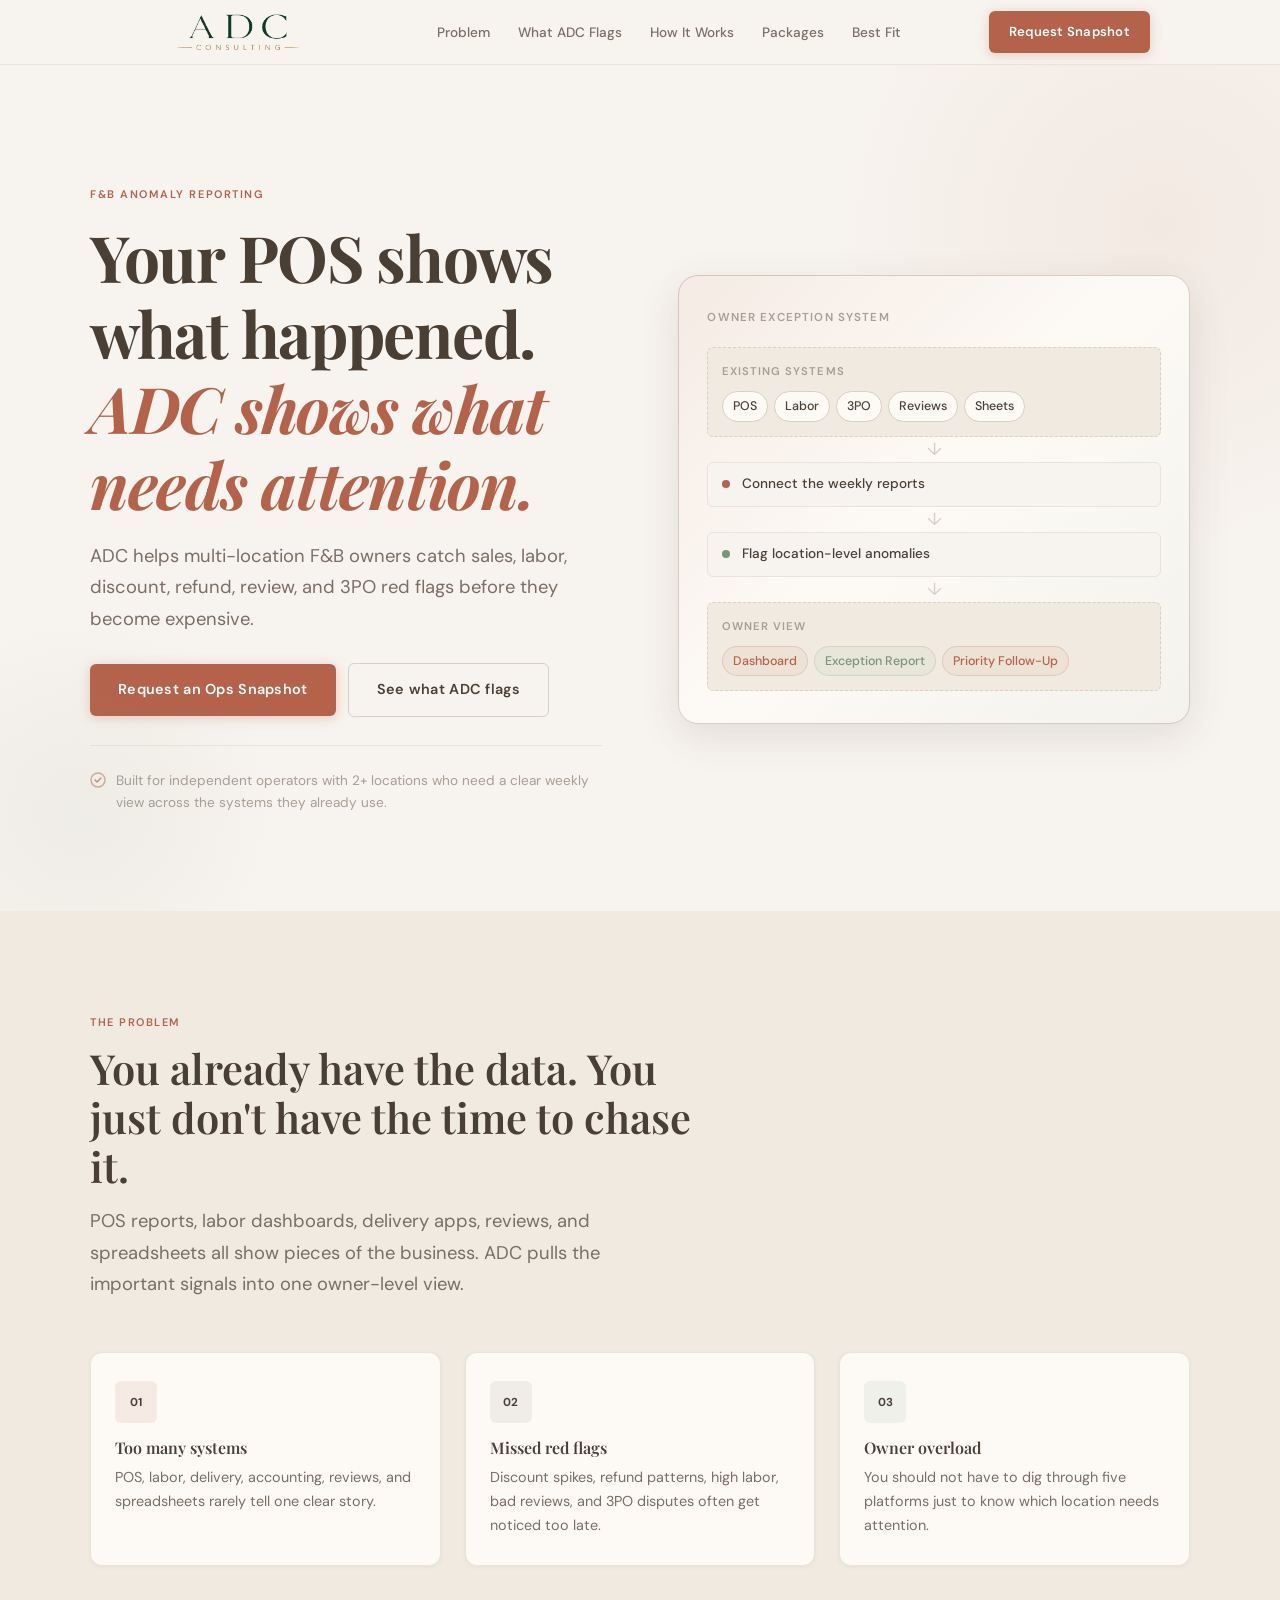
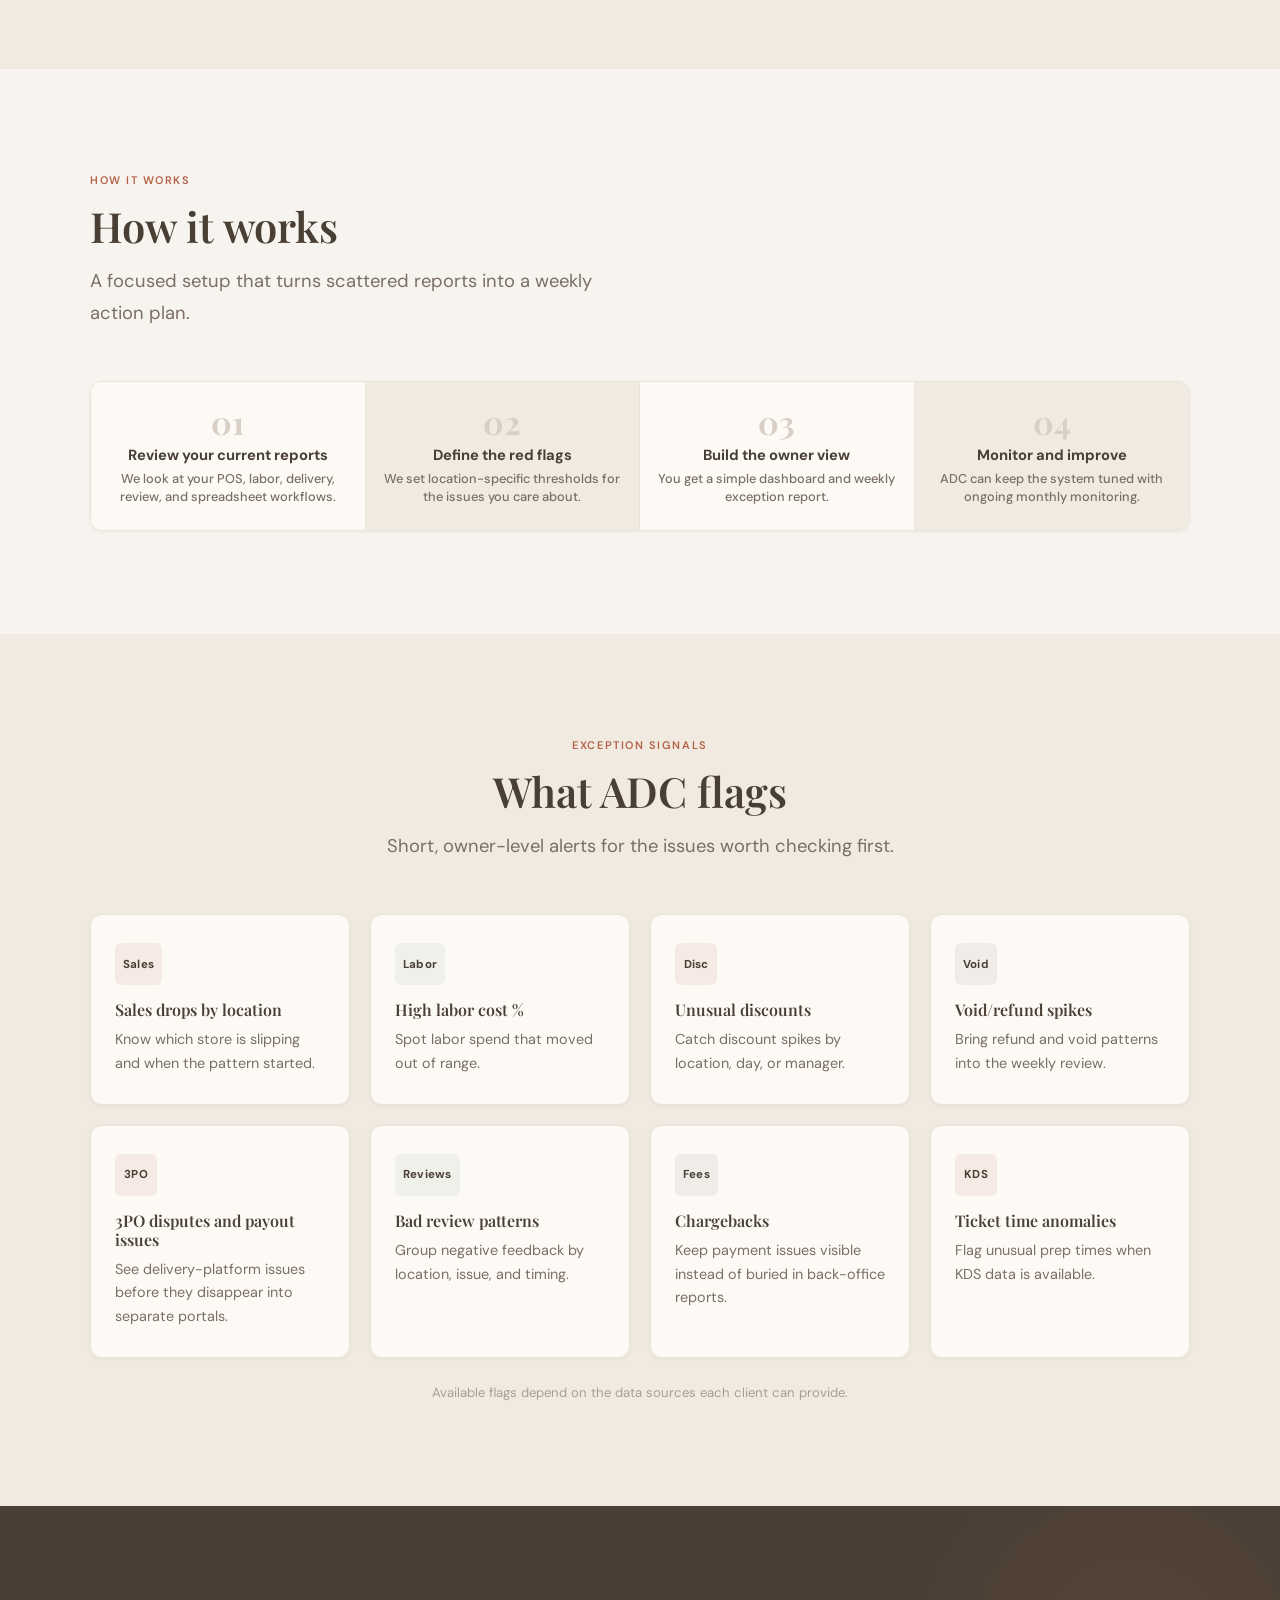
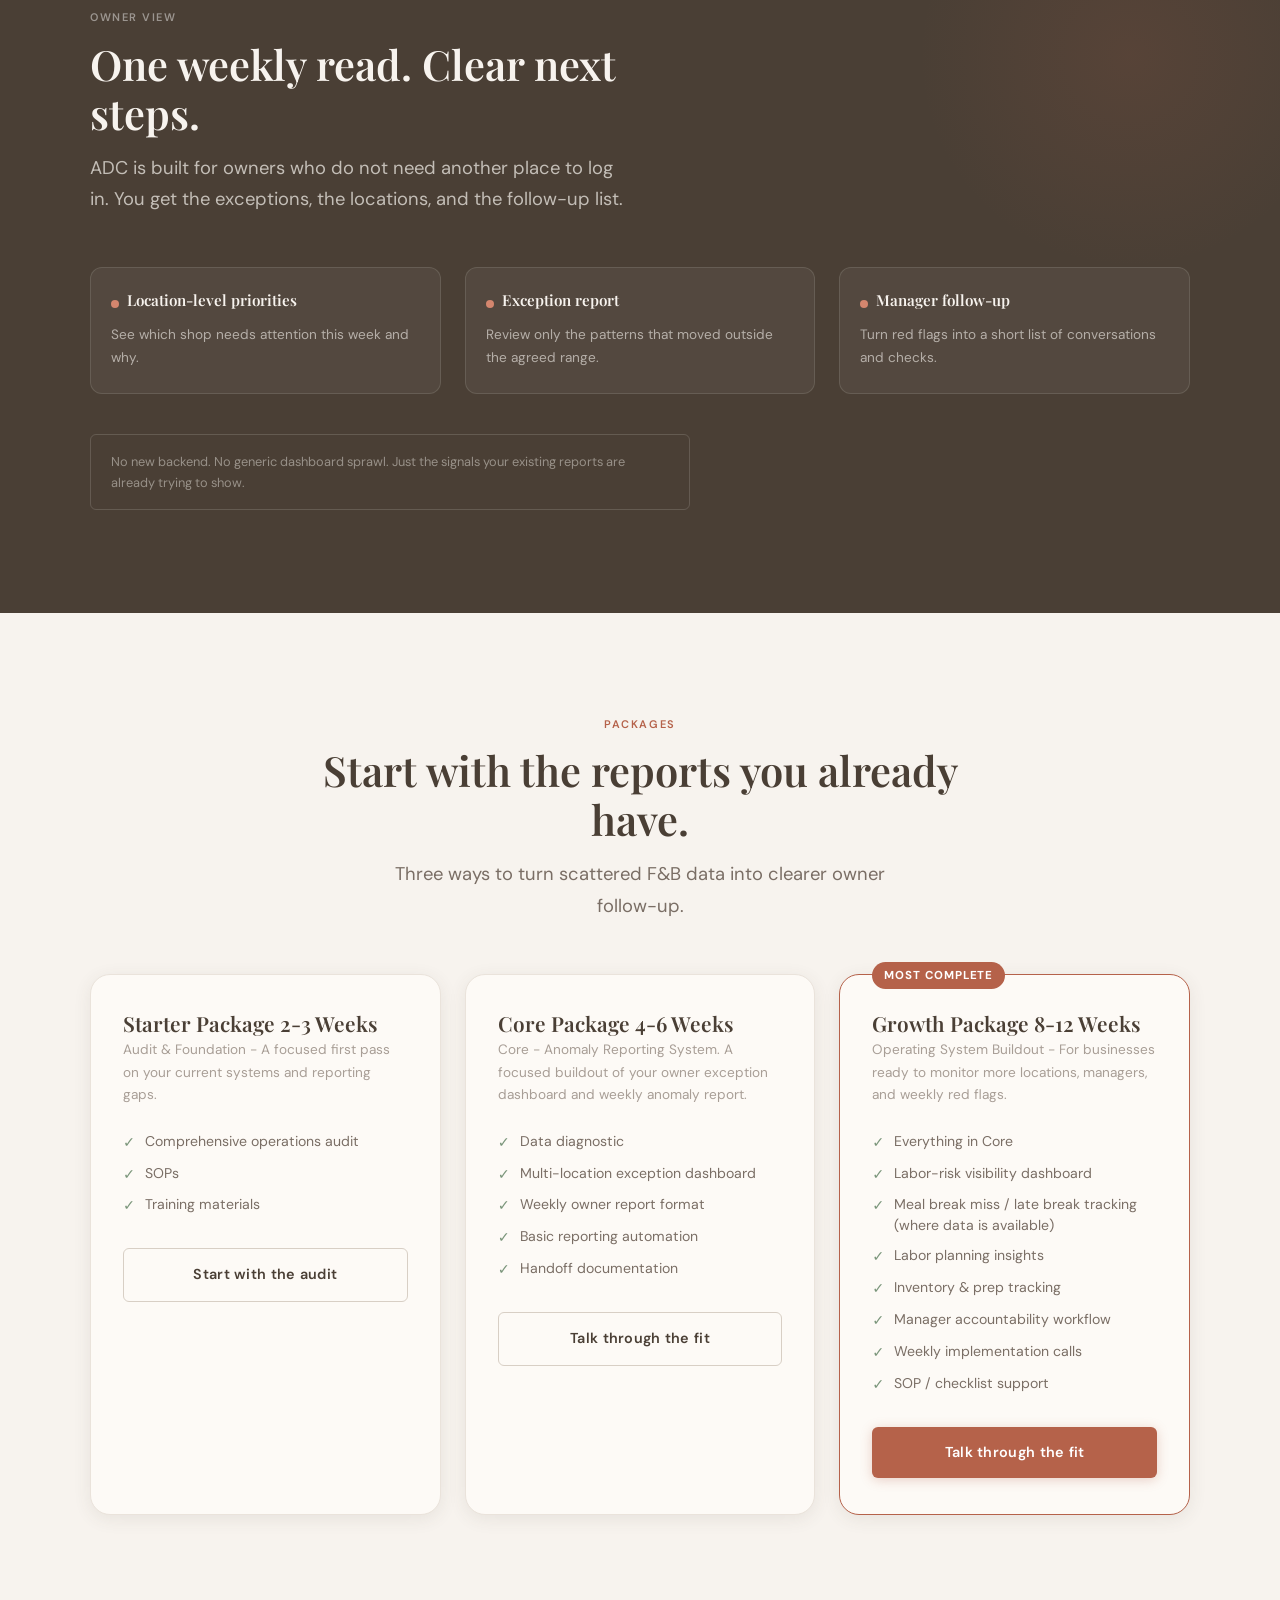
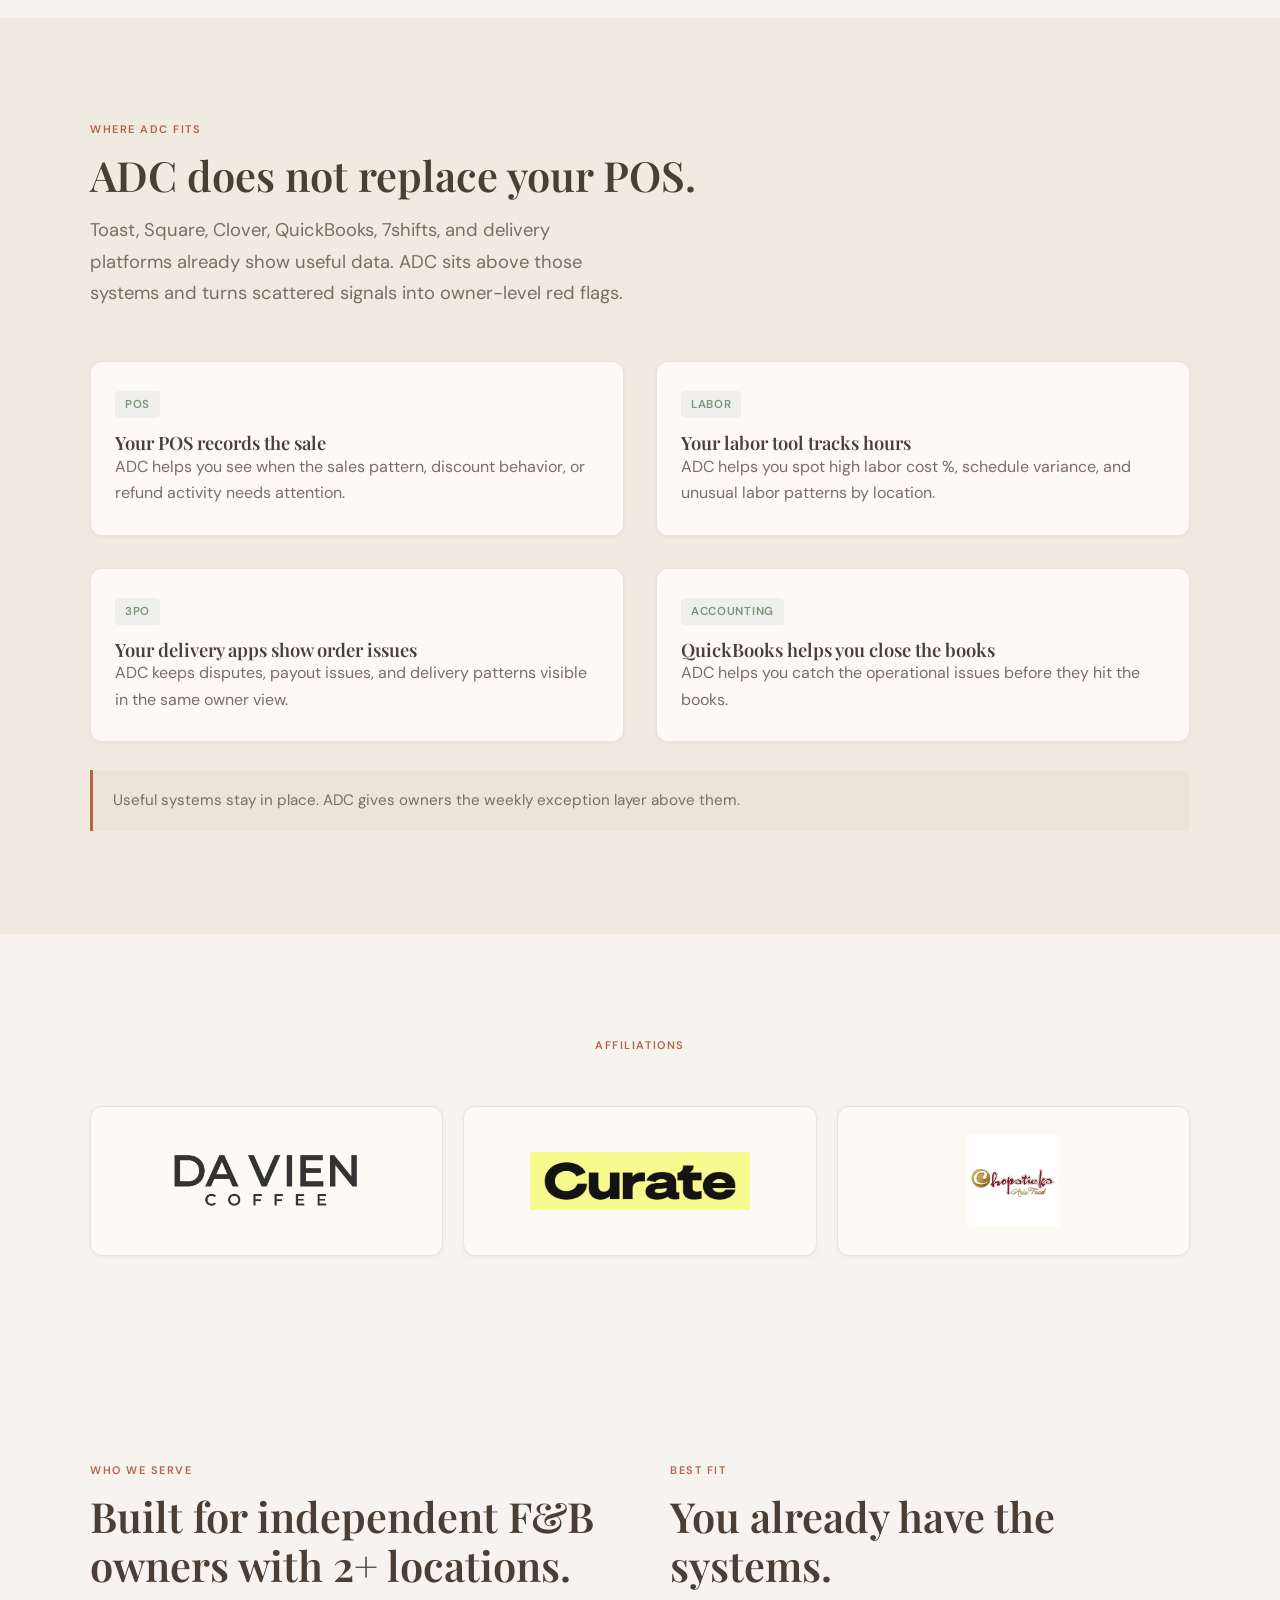
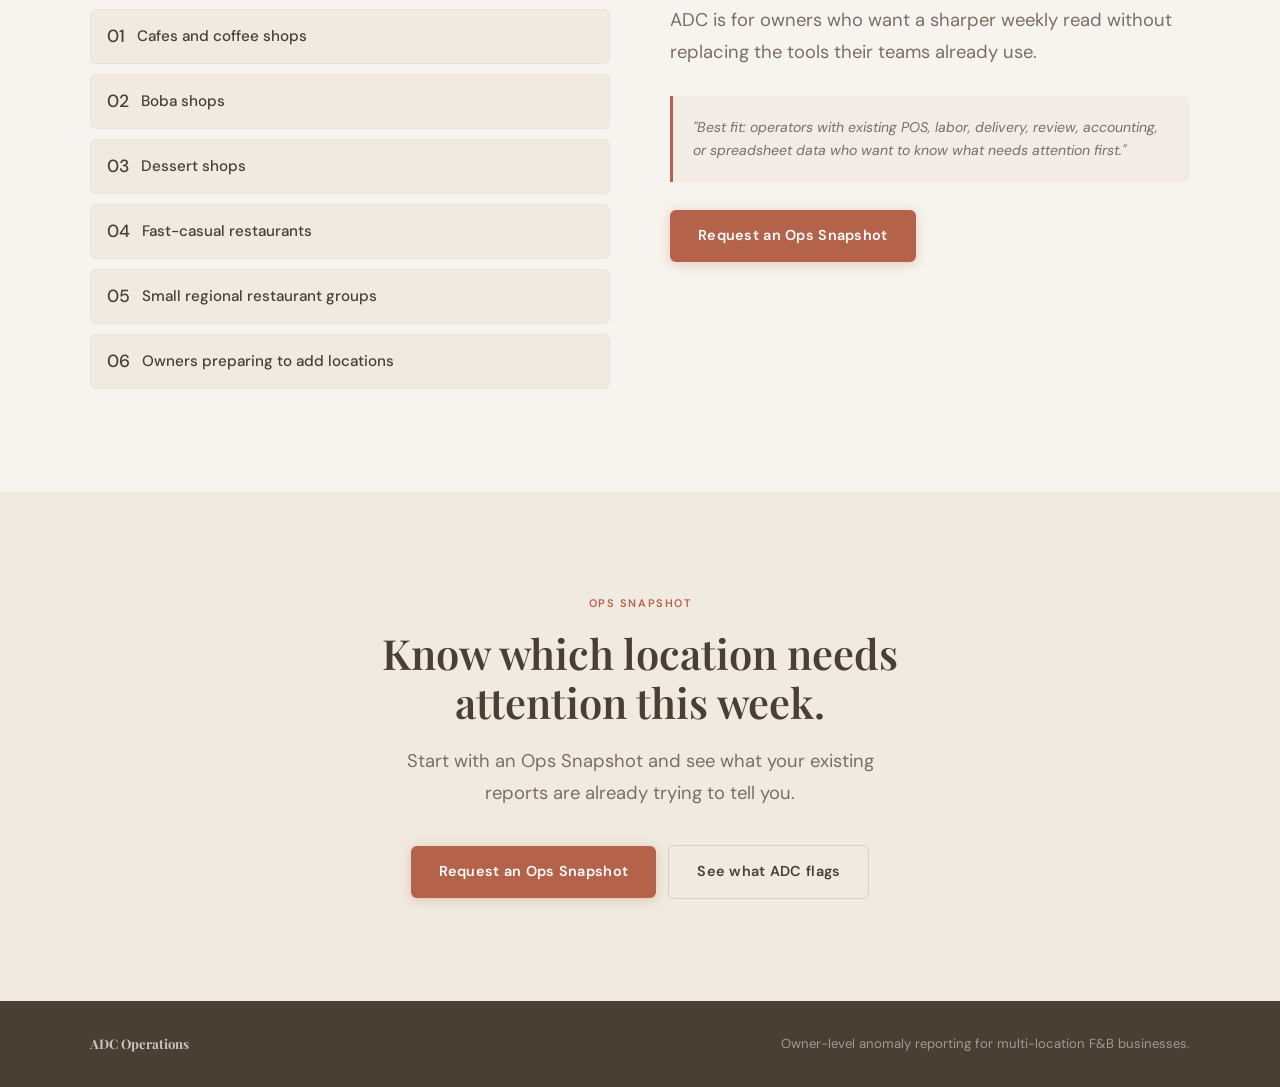
<file: index-packages.html>
<!DOCTYPE html>
<html lang="en">
<head>
  <meta charset="UTF-8" />
  <meta name="viewport" content="width=device-width, initial-scale=1.0" />
  <title>ADC Operations - Owner-Level F&amp;B Anomaly Reporting</title>
  <meta name="description" content="ADC Operations helps independent multi-location F&amp;B owners surface sales, labor, discount, refund, review, and delivery red flags hidden across their existing systems." />
  <link rel="canonical" href="https://adc-ops.com/" />
  <link rel="icon" type="image/png" sizes="32x32" href="assets/adc-favicon-32.png" />

  <!-- Google Fonts: Playfair Display (headlines) + DM Sans (body) -->
  <link rel="preconnect" href="https://fonts.googleapis.com" />
  <link rel="preconnect" href="https://fonts.gstatic.com" crossorigin />
  <link href="https://fonts.googleapis.com/css2?family=Playfair+Display:ital,wght@0,400;0,600;0,700;1,400&family=DM+Sans:ital,opsz,wght@0,9..40,300;0,9..40,400;0,9..40,500;0,9..40,600;1,9..40,300&display=swap" rel="stylesheet" />

  <link rel="stylesheet" href="index-packages.css" />
</head>
<body>

  <!-- ============================================================
       NAV
  ============================================================ -->
  <nav>
    <div class="nav-inner">
      <a href="#hero" class="nav-logo" aria-label="ADC Operations home">
        <img src="assets/ADC%20CONSULTING%20TRANSPARENT%20LOGO%20WIDE.png" alt="ADC Operations" />
      </a>
      <ul class="nav-links">
        <li><a href="#problem">Problem</a></li>
        <li><a href="#see">What ADC Flags</a></li>
        <li><a href="#solution">How It Works</a></li>
        <li><a href="#packages">Packages</a></li>
        <li><a href="#who">Best Fit</a></li>
      </ul>
      <!-- CTA LINK: Replace href="#cta" with your Calendly or booking URL -->
      <a href="#cta" class="btn btn-primary nav-cta">Request Snapshot</a>
    </div>
  </nav>


  <!-- ============================================================
       1. HERO
  ============================================================ -->
  <section id="hero">
    <div class="hero-inner">

      <div class="hero-content">
        <span class="label">F&amp;B Anomaly Reporting</span>
        <h1>Your POS shows what happened. <em>ADC shows what needs attention.</em></h1>
        <p class="lead">ADC helps multi-location F&amp;B owners catch sales, labor, discount, refund, review, and 3PO red flags before they become expensive.</p>

        <div class="btn-group">
          <!-- CTA LINK: Replace href below with your Calendly or booking URL -->
          <a href="#cta" class="btn btn-primary">Request an Ops Snapshot</a>
          <!-- CTA LINK: Replace href below with your contact form or email URL -->
          <a href="#see" class="btn btn-outline">See what ADC flags</a>
        </div>

        <div class="hero-trust">
          <svg width="16" height="16" viewBox="0 0 16 16" fill="none" xmlns="http://www.w3.org/2000/svg">
            <circle cx="8" cy="8" r="7" stroke="#B5624A" stroke-width="1.5" opacity=".5"/>
            <path d="M5 8l2 2 4-4" stroke="#B5624A" stroke-width="1.5" stroke-linecap="round" stroke-linejoin="round" opacity=".7"/>
          </svg>
          Built for independent operators with 2+ locations who need a clear weekly view across the systems they already use.
        </div>
      </div>

      <!-- Flow Visual -->
      <div class="hero-visual">
        <div class="flow-visual reveal">
          <div class="flow-title">Owner Exception System</div>
          <div class="flow-row">

            <div class="flow-group">
              <div class="flow-group-label">Existing systems</div>
              <div class="flow-pills">
                <span class="flow-pill pill-taupe">POS</span>
                <span class="flow-pill pill-taupe">Labor</span>
                <span class="flow-pill pill-taupe">3PO</span>
                <span class="flow-pill pill-taupe">Reviews</span>
                <span class="flow-pill pill-taupe">Sheets</span>
              </div>
            </div>

            <div class="flow-arrow">↓</div>

            <div class="flow-node">
              <div class="flow-node-dot dot-clay"></div>
              <span>Connect the weekly reports</span>
            </div>

            <div class="flow-arrow">↓</div>

            <div class="flow-node">
              <div class="flow-node-dot dot-sage"></div>
              <span>Flag location-level anomalies</span>
            </div>

            <div class="flow-arrow">↓</div>

            <div class="flow-group">
              <div class="flow-group-label">Owner view</div>
              <div class="flow-pills">
                <span class="flow-pill pill-clay">Dashboard</span>
                <span class="flow-pill pill-sage">Exception Report</span>
                <span class="flow-pill pill-clay">Priority Follow-Up</span>
              </div>
            </div>

          </div>
        </div>
      </div>

    </div>
  </section>


  <!-- ============================================================
       2. PROBLEM
  ============================================================ -->
  <section id="problem">
    <div class="section-inner">
      <div class="section-header reveal">
        <span class="label">The Problem</span>
        <h2>You already have the data. You just don't have the time to chase it.</h2>
        <p class="lead">POS reports, labor dashboards, delivery apps, reviews, and spreadsheets all show pieces of the business. ADC pulls the important signals into one owner-level view.</p>
      </div>

      <div class="grid-3">
        <div class="card reveal reveal-delay-1">
          <div class="card-icon icon-clay">01</div>
          <h3>Too many systems</h3>
          <p>POS, labor, delivery, accounting, reviews, and spreadsheets rarely tell one clear story.</p>
        </div>
        <div class="card reveal reveal-delay-2">
          <div class="card-icon icon-taupe">02</div>
          <h3>Missed red flags</h3>
          <p>Discount spikes, refund patterns, high labor, bad reviews, and 3PO disputes often get noticed too late.</p>
        </div>
        <div class="card reveal reveal-delay-3">
          <div class="card-icon icon-sage">03</div>
          <h3>Owner overload</h3>
          <p>You should not have to dig through five platforms just to know which location needs attention.</p>
        </div>
      </div>
    </div>
  </section>


  <!-- ============================================================
       3. SOLUTION
  ============================================================ -->
  <section id="solution">
    <div class="section-inner">
      <div class="section-header reveal">
        <span class="label">How It Works</span>
        <h2>How it works</h2>
        <p class="lead">A focused setup that turns scattered reports into a weekly action plan.</p>
      </div>

      <div class="process-steps reveal">
        <div class="process-step">
          <span class="step-num">01</span>
          <h3>Review your current reports</h3>
          <p>We look at your POS, labor, delivery, review, and spreadsheet workflows.</p>
        </div>
        <div class="process-step">
          <span class="step-num">02</span>
          <h3>Define the red flags</h3>
          <p>We set location-specific thresholds for the issues you care about.</p>
        </div>
        <div class="process-step">
          <span class="step-num">03</span>
          <h3>Build the owner view</h3>
          <p>You get a simple dashboard and weekly exception report.</p>
        </div>
        <div class="process-step">
          <span class="step-num">04</span>
          <h3>Monitor and improve</h3>
          <p>ADC can keep the system tuned with ongoing monthly monitoring.</p>
        </div>
      </div>
    </div>
  </section>


  <!-- ============================================================
       4. WHAT WE HELP YOU SEE
  ============================================================ -->
  <section id="see">
    <div class="section-inner">
      <div class="section-header section-header--center reveal">
        <span class="label">Exception Signals</span>
        <h2>What ADC flags</h2>
        <p class="lead">Short, owner-level alerts for the issues worth checking first.</p>
      </div>

      <div class="grid-4">
        <div class="card reveal reveal-delay-1">
          <div class="card-icon icon-clay">Sales</div>
          <h3>Sales drops by location</h3>
          <p>Know which store is slipping and when the pattern started.</p>
        </div>
        <div class="card reveal reveal-delay-2">
          <div class="card-icon icon-sage">Labor</div>
          <h3>High labor cost %</h3>
          <p>Spot labor spend that moved out of range.</p>
        </div>
        <div class="card reveal reveal-delay-3">
          <div class="card-icon icon-clay">Disc</div>
          <h3>Unusual discounts</h3>
          <p>Catch discount spikes by location, day, or manager.</p>
        </div>
        <div class="card reveal reveal-delay-4">
          <div class="card-icon icon-taupe">Void</div>
          <h3>Void/refund spikes</h3>
          <p>Bring refund and void patterns into the weekly review.</p>
        </div>
        <div class="card reveal reveal-delay-1">
          <div class="card-icon icon-clay">3PO</div>
          <h3>3PO disputes and payout issues</h3>
          <p>See delivery-platform issues before they disappear into separate portals.</p>
        </div>
        <div class="card reveal reveal-delay-2">
          <div class="card-icon icon-sage">Reviews</div>
          <h3>Bad review patterns</h3>
          <p>Group negative feedback by location, issue, and timing.</p>
        </div>
        <div class="card reveal reveal-delay-3">
          <div class="card-icon icon-taupe">Fees</div>
          <h3>Chargebacks</h3>
          <p>Keep payment issues visible instead of buried in back-office reports.</p>
        </div>
        <div class="card reveal reveal-delay-4">
          <div class="card-icon icon-clay">KDS</div>
          <h3>Ticket time anomalies</h3>
          <p>Flag unusual prep times when KDS data is available.</p>
        </div>
      </div>
      <div class="small-note reveal">Available flags depend on the data sources each client can provide.</div>
    </div>
  </section>


  <!-- ============================================================
       5. OWNER VIEW
  ============================================================ -->
  <section id="labor">
    <div class="section-inner">
      <div class="section-header reveal">
        <span class="label label--sage" style="color:rgba(255,255,255,.45)">Owner View</span>
        <h2>One weekly read. Clear next steps.</h2>
        <p class="lead">ADC is built for owners who do not need another place to log in. You get the exceptions, the locations, and the follow-up list.</p>
      </div>

      <div class="grid-3" style="margin-bottom:0;">
        <div class="labor-card reveal reveal-delay-1">
          <div class="labor-card-header">
            <span class="labor-dot"></span>
            <h3>Location-level priorities</h3>
          </div>
          <p>See which shop needs attention this week and why.</p>
        </div>
        <div class="labor-card reveal reveal-delay-2">
          <div class="labor-card-header">
            <span class="labor-dot"></span>
            <h3>Exception report</h3>
          </div>
          <p>Review only the patterns that moved outside the agreed range.</p>
        </div>
        <div class="labor-card reveal reveal-delay-3">
          <div class="labor-card-header">
            <span class="labor-dot"></span>
            <h3>Manager follow-up</h3>
          </div>
          <p>Turn red flags into a short list of conversations and checks.</p>
        </div>
      </div>

      <div class="labor-disclaimer reveal">
        No new backend. No generic dashboard sprawl. Just the signals your existing reports are already trying to show.
      </div>

    </div>
  </section>


  <!-- ============================================================
       6. PACKAGES
  ============================================================ -->
  <section id="packages">
    <div class="section-inner">
      <div class="section-header section-header--center reveal">
        <span class="label">Packages</span>
        <h2>Start with the reports you already have.</h2>
        <p class="lead">Three ways to turn scattered F&amp;B data into clearer owner follow-up.</p>
      </div>

      <div class="grid-3">

        <!-- Starter Package -->
        <div class="package-card reveal reveal-delay-1">
          <h3>Starter Package 2-3 Weeks</h3>
          <p class="package-subtitle">Audit &amp; Foundation - A focused first pass on your current systems and reporting gaps.</p>
          <ul class="package-list">
            <li><span class="check">✓</span> Comprehensive operations audit</li>
            <li><span class="check">✓</span> SOPs</li>
            <li><span class="check">✓</span> Training materials</li>
          </ul>
          <!-- CTA LINK: Replace href below with your Calendly or booking URL -->
          <a href="#cta" class="btn btn-outline" style="width:100%; justify-content:center;">Start with the audit</a>
        </div>

        <!-- Core Package -->
        <div class="package-card reveal reveal-delay-2">
          <h3>Core Package 4-6 Weeks</h3>
          <p class="package-subtitle">Core - Anomaly Reporting System. A focused buildout of your owner exception dashboard and weekly anomaly report.</p>
          <ul class="package-list">
            <li><span class="check">✓</span> Data diagnostic</li>
            <li><span class="check">✓</span> Multi-location exception dashboard</li>
            <li><span class="check">✓</span> Weekly owner report format</li>
            <li><span class="check">✓</span> Basic reporting automation</li>
            <li><span class="check">✓</span> Handoff documentation</li>
          </ul>
          <!-- CTA LINK: Replace href below with your Calendly or booking URL -->
          <a href="#cta" class="btn btn-outline" style="width:100%; justify-content:center;">Talk through the fit</a>
        </div>

        <!-- Growth Package -->
        <div class="package-card package-card--featured reveal reveal-delay-3">
          <div class="package-badge">Most Complete</div>
          <h3>Growth Package 8-12 Weeks</h3>
          <p class="package-subtitle">Operating System Buildout - For businesses ready to monitor more locations, managers, and weekly red flags.</p>
          <ul class="package-list">
            <li><span class="check">✓</span> Everything in Core</li>
            <li><span class="check">✓</span> Labor-risk visibility dashboard</li>
            <li><span class="check">✓</span> Meal break miss / late break tracking (where data is available)</li>
            <li><span class="check">✓</span> Labor planning insights</li>
            <li><span class="check">✓</span> Inventory &amp; prep tracking</li>
            <li><span class="check">✓</span> Manager accountability workflow</li>
            <li><span class="check">✓</span> Weekly implementation calls</li>
            <li><span class="check">✓</span> SOP / checklist support</li>
          </ul>
          <!-- CTA LINK: Replace href below with your Calendly or booking URL -->
          <a href="#cta" class="btn btn-primary" style="width:100%; justify-content:center;">Talk through the fit</a>
        </div>

      </div>
    </div>
  </section>


  <!-- ============================================================
       7. CREDIBILITY
  ============================================================ -->
  <section id="credibility">
    <div class="section-inner">
      <div class="section-header reveal">
        <span class="label">Where ADC Fits</span>
        <h2>ADC does not replace your POS.</h2>
        <p class="lead">Toast, Square, Clover, QuickBooks, 7shifts, and delivery platforms already show useful data. ADC sits above those systems and turns scattered signals into owner-level red flags.</p>
      </div>

      <div class="grid-2">
        <div class="cred-card reveal reveal-delay-1">
          <div class="cred-tag">POS</div>
          <h3>Your POS records the sale</h3>
          <p>ADC helps you see when the sales pattern, discount behavior, or refund activity needs attention.</p>
        </div>
        <div class="cred-card reveal reveal-delay-2">
          <div class="cred-tag">Labor</div>
          <h3>Your labor tool tracks hours</h3>
          <p>ADC helps you spot high labor cost %, schedule variance, and unusual labor patterns by location.</p>
        </div>
        <div class="cred-card reveal reveal-delay-3">
          <div class="cred-tag">3PO</div>
          <h3>Your delivery apps show order issues</h3>
          <p>ADC keeps disputes, payout issues, and delivery patterns visible in the same owner view.</p>
        </div>
        <div class="cred-card reveal reveal-delay-4">
          <div class="cred-tag">Accounting</div>
          <h3>QuickBooks helps you close the books</h3>
          <p>ADC helps you catch the operational issues before they hit the books.</p>
        </div>
      </div>
      <div class="positioning-line reveal">Useful systems stay in place. ADC gives owners the weekly exception layer above them.</div>
    </div>
  </section>


  <!-- ============================================================
       8. AFFILIATIONS
  ============================================================ -->
  <section id="affiliations">
    <div class="section-inner">
      <div class="section-header section-header--center reveal">
        <span class="label">Affiliations</span>
      </div>

      <div class="affiliation-logos reveal">
        <div class="affiliation-logo-card">
          <img src="assets/davien%20logo.avif" alt="Da Vien Coffee logo" />
        </div>
        <div class="affiliation-logo-card">
          <img src="assets/curate%20logo.jpeg" alt="Curate Technologies logo" />
        </div>
        <div class="affiliation-logo-card">
          <img src="assets/chopsticks_logo_300x300px-1.jpg" alt="Chopsticks logo" />
        </div>
      </div>
    </div>
  </section>


  <!-- ============================================================
       9. WHO THIS IS FOR
  ============================================================ -->
  <section id="who">
    <div class="who-inner">
      <div>
        <div class="section-header reveal" style="margin-bottom:0;">
          <span class="label">Who We Serve</span>
          <h2>Built for independent F&amp;B owners with 2+ locations.</h2>
        </div>
        <ul class="who-list">
          <li class="reveal reveal-delay-1"><span class="marker">01</span> Cafes and coffee shops</li>
          <li class="reveal reveal-delay-1"><span class="marker">02</span> Boba shops</li>
          <li class="reveal reveal-delay-2"><span class="marker">03</span> Dessert shops</li>
          <li class="reveal reveal-delay-2"><span class="marker">04</span> Fast-casual restaurants</li>
          <li class="reveal reveal-delay-3"><span class="marker">05</span> Small regional restaurant groups</li>
          <li class="reveal reveal-delay-3"><span class="marker">06</span> Owners preparing to add locations</li>
        </ul>
      </div>

      <div class="reveal">
        <div class="section-header" style="margin-bottom:24px;">
          <span class="label">Best Fit</span>
          <h2>You already have the systems.</h2>
          <p class="lead">ADC is for owners who want a sharper weekly read without replacing the tools their teams already use.</p>
        </div>
        <div class="best-fit">
          "Best fit: operators with existing POS, labor, delivery, review, accounting, or spreadsheet data who want to know what needs attention first."
        </div>
        <div style="margin-top:28px;" class="btn-group">
          <!-- CTA LINK: Replace href below with your Calendly or booking URL -->
          <a href="#cta" class="btn btn-primary">Request an Ops Snapshot</a>
        </div>
      </div>
    </div>
  </section>


  <!-- ============================================================
       9. FINAL CTA
  ============================================================ -->
  <section id="cta">
    <div class="section-inner">
      <span class="label reveal" style="display:block; text-align:center; margin-bottom:16px;">Ops Snapshot</span>
      <h2 class="reveal">Know which location needs attention this week.</h2>
      <p class="lead reveal">Start with an Ops Snapshot and see what your existing reports are already trying to tell you.</p>
      <div class="btn-group reveal">
        <!-- CTA LINK: Replace href below with your Calendly or booking URL (e.g. https://calendly.com/yourname) -->
        <a href="#cta" class="btn btn-primary">Request an Ops Snapshot</a>
        <!-- CTA LINK: Replace href below with your contact form or email (e.g. mailto:you@adcconsulting.com) -->
        <a href="#see" class="btn btn-outline">See what ADC flags</a>
      </div>
    </div>
  </section>


  <!-- ============================================================
       FOOTER
  ============================================================ -->
  <footer>
    <div class="footer-inner">
      <div class="footer-logo">ADC Operations</div>
      <div>Owner-level anomaly reporting for multi-location F&amp;B businesses.</div>
    </div>
  </footer>


  <!-- ============================================================
       SCROLL REVEAL SCRIPT
  ============================================================ -->
  <script src="index-packages.js"></script>

</body>
</html>
</file>
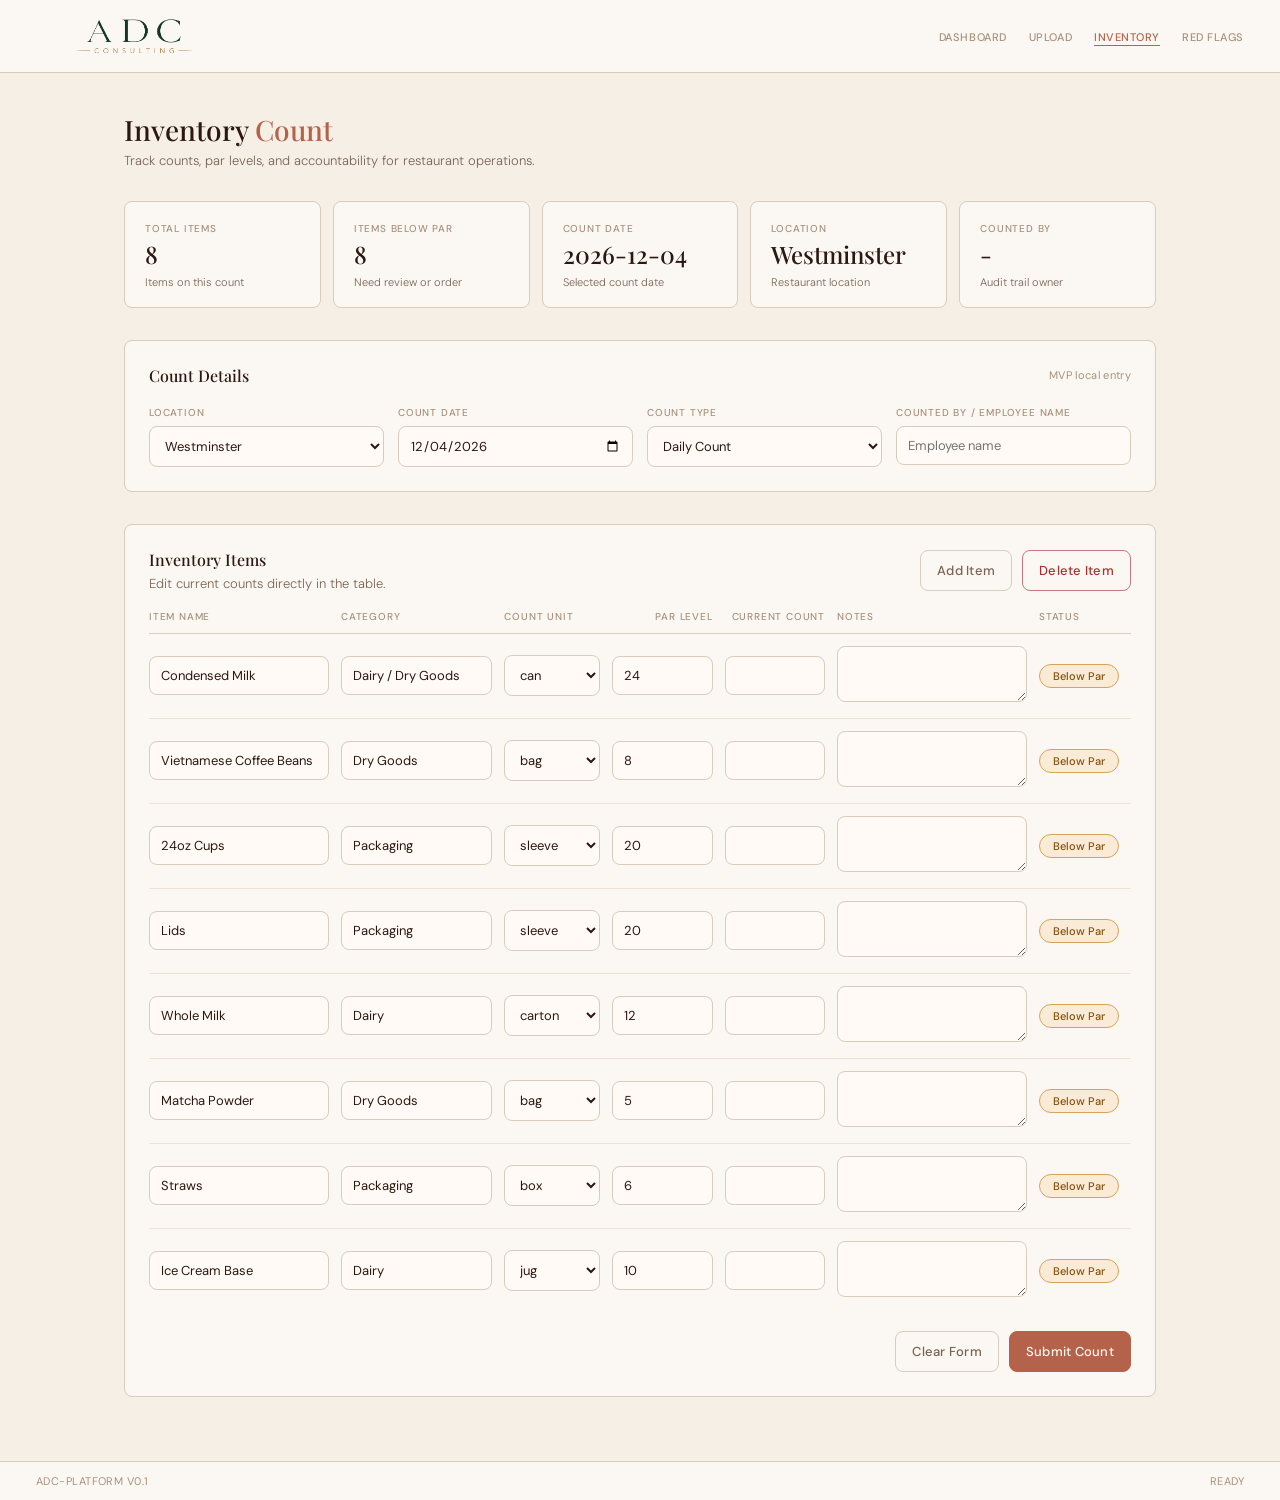
<file: inventory.html>
<!DOCTYPE html>
<html lang="en">
<head>
  <meta charset="UTF-8" />
  <meta name="viewport" content="width=device-width, initial-scale=1.0" />
  <title>ADC Platform - Inventory Count</title>
  <link rel="icon" type="image/png" sizes="32x32" href="assets/adc-favicon-32.png" />
  <link rel="preconnect" href="https://fonts.googleapis.com" />
  <link href="https://fonts.googleapis.com/css2?family=Playfair+Display:ital,wght@0,500;0,600;1,500&family=DM+Sans:wght@300;400;500&display=swap" rel="stylesheet" />
  <link rel="stylesheet" href="css/site.css" />
  <style>
    .summary-grid {
      display: grid;
      grid-template-columns: repeat(5, 1fr);
      gap: 12px;
    }

    .summary-grid .kpi-value {
      font-size: 24px;
      overflow-wrap: anywhere;
    }

    .inventory-form,
    .inventory-table-card {
      background: var(--surface);
      border: 1px solid var(--border);
      border-radius: var(--radius);
      padding: 24px;
    }

    .form-grid {
      display: grid;
      grid-template-columns: repeat(4, 1fr);
      gap: 14px;
    }

    .field {
      display: flex;
      flex-direction: column;
      gap: 7px;
    }

    .field label {
      color: var(--muted);
      font-size: 10px;
      font-weight: 500;
      letter-spacing: 0.08em;
      text-transform: uppercase;
    }

    input,
    select,
    textarea {
      width: 100%;
      border: 1.5px solid var(--border);
      border-radius: var(--radius);
      background: #fffaf5;
      color: var(--text);
      font-family: var(--sans);
      font-size: 13px;
      padding: 10px 11px;
      transition: border-color 0.15s, box-shadow 0.15s;
    }

    input:focus,
    select:focus,
    textarea:focus {
      border-color: var(--accent);
      box-shadow: 0 0 0 3px rgba(196, 98, 45, 0.12);
      outline: none;
    }

    textarea {
      min-height: 38px;
      resize: vertical;
    }

    .table-actions {
      display: flex;
      align-items: center;
      justify-content: space-between;
      gap: 12px;
      margin-bottom: 18px;
    }

    .top-action-row {
      display: flex;
      align-items: center;
      gap: 10px;
      flex-wrap: wrap;
      justify-content: flex-end;
    }

    .table-wrap {
      overflow-x: auto;
    }

    .inventory-table {
      min-width: 980px;
    }

    .inventory-table th,
    .inventory-table td {
      padding-right: 12px;
    }

    .inventory-table input,
    .inventory-table select,
    .inventory-table textarea {
      min-width: 96px;
    }

    .inventory-table .item-name-input {
      min-width: 180px;
    }

    .inventory-table .category-input {
      min-width: 150px;
    }

    .inventory-table .notes-input {
      min-width: 190px;
    }

    .status-pill {
      display: inline-flex;
      align-items: center;
      justify-content: center;
      min-width: 80px;
    }

    .delete-select-col {
      display: none;
      padding-right: 4px;
      width: 24px;
    }

    .delete-mode .delete-select-col {
      display: table-cell;
    }

    .delete-mode .inventory-row.selected-for-delete {
      background: #FDF4F4;
    }

    .delete-checkbox {
      appearance: none;
      -webkit-appearance: none;
      align-items: center;
      background: var(--surface);
      border: 1.5px solid #C47A7A;
      border-radius: 4px;
      color: var(--danger);
      cursor: pointer;
      display: inline-flex;
      font-family: var(--sans);
      font-size: 9px;
      font-weight: 700;
      justify-content: center;
      min-width: 12px;
      width: 12px;
      height: 12px;
    }

    .inventory-table .delete-checkbox {
      min-width: 12px;
      width: 12px;
    }

    .delete-checkbox:checked {
      background: #FDF4F4;
      border-color: var(--danger);
    }

    .delete-checkbox:checked::after {
      content: "X";
      line-height: 1;
    }

    .action-btn.danger {
      border-color: #C47A7A;
      color: var(--danger);
    }

    .action-btn.danger:hover {
      background: #FDF4F4;
      border-color: var(--danger);
    }

    .button-row {
      display: flex;
      justify-content: flex-end;
      gap: 10px;
      flex-wrap: wrap;
      margin-top: 18px;
    }

    .action-btn {
      border: 1.5px solid var(--border);
      border-radius: var(--radius);
      background: var(--surface);
      color: var(--subtle);
      cursor: pointer;
      font-family: var(--sans);
      font-size: 13px;
      font-weight: 500;
      letter-spacing: 0.02em;
      padding: 11px 16px;
      transition: all 0.15s ease;
    }

    .action-btn:hover {
      border-color: var(--accent-warm);
      color: var(--accent);
    }

    .action-btn:disabled {
      cursor: not-allowed;
      opacity: 0.5;
    }

    .action-btn.primary {
      background: var(--accent);
      border-color: var(--accent);
      color: var(--surface);
    }

    .action-btn.primary:hover {
      background: var(--accent-warm);
      color: var(--surface);
    }

    .success-message {
      display: none;
      border: 1px solid #9CB889;
      border-radius: var(--radius);
      background: #EEF6EA;
      color: var(--success);
      font-size: 13px;
      font-weight: 500;
      padding: 12px 14px;
    }

    .success-message.visible {
      display: block;
    }

    .submit-warning {
      display: none;
      border: 1px solid #D8A25D;
      border-radius: var(--radius);
      background: #FAEBD7;
      color: #8A5A17;
      font-size: 13px;
      font-weight: 500;
      margin-top: 16px;
      padding: 12px 14px;
    }

    .submit-warning.visible {
      display: block;
    }

    @media (max-width: 920px) {
      .summary-grid,
      .form-grid {
        grid-template-columns: repeat(2, 1fr);
      }
    }

    @media (max-width: 620px) {
      header {
        align-items: flex-start;
        gap: 12px;
        padding: 16px 20px;
      }

      .header-nav {
        display: flex;
        flex-wrap: wrap;
        justify-content: flex-end;
        gap: 10px;
      }

      .header-nav a {
        margin-left: 0;
      }

      main {
        padding: 28px 16px 48px;
      }

      .summary-grid,
      .form-grid {
        grid-template-columns: 1fr;
      }

      .table-actions,
      .button-row {
        align-items: stretch;
        flex-direction: column;
      }

      .top-action-row {
        justify-content: stretch;
      }
    }
  </style>
</head>
<body>
  <header>
    <div class="logo">
      <img src="assets/ADC CONSULTING TRANSPARENT LOGO WIDE.png" alt="ADC" class="logo-mark" />
    </div>
    <div class="header-right">
      <nav class="header-nav">
        <a href="/dashboard">Dashboard</a>
        <a href="/upload">Upload</a>
        <a href="/inventory" class="active">Inventory</a>
        <a href="/red-flags-dashboard">Red Flags</a>
      </nav>
    </div>
  </header>

  <main>
    <div class="page-header">
      <div class="page-title-block">
        <h1 class="page-title">Inventory <span>Count</span></h1>
        <p class="page-subtitle">Track counts, par levels, and accountability for restaurant operations.</p>
      </div>
    </div>

    <section class="summary-grid" aria-label="Inventory count summary">
      <div class="kpi-card">
        <div class="kpi-label">Total Items</div>
        <div class="kpi-value" id="summary-total">0</div>
        <div class="kpi-sub">Items on this count</div>
      </div>
      <div class="kpi-card">
        <div class="kpi-label">Items Below Par</div>
        <div class="kpi-value" id="summary-below">0</div>
        <div class="kpi-sub">Need review or order</div>
      </div>
      <div class="kpi-card">
        <div class="kpi-label">Count Date</div>
        <div class="kpi-value" id="summary-date">-</div>
        <div class="kpi-sub">Selected count date</div>
      </div>
      <div class="kpi-card">
        <div class="kpi-label">Location</div>
        <div class="kpi-value" id="summary-location">Westminster</div>
        <div class="kpi-sub">Restaurant location</div>
      </div>
      <div class="kpi-card">
        <div class="kpi-label">Counted By</div>
        <div class="kpi-value" id="summary-counted-by">-</div>
        <div class="kpi-sub">Audit trail owner</div>
      </div>
    </section>

    <section class="inventory-form" aria-labelledby="count-form-title">
      <div class="chart-header">
        <h2 class="chart-title" id="count-form-title">Count Details</h2>
        <div class="chart-meta">MVP local entry</div>
      </div>
      <div class="form-grid">
        <div class="field">
          <label for="location">Location</label>
          <select id="location">
            <option value="Westminster">Westminster</option>
            <option value="Garden Grove">Garden Grove</option>
            <option value="Fountain Valley">Fountain Valley</option>
          </select>
        </div>
        <div class="field">
          <label for="count-date">Count Date</label>
          <input type="date" id="count-date" />
        </div>
        <div class="field">
          <label for="count-type">Count Type</label>
          <select id="count-type">
            <option>Daily Count</option>
            <option>Weekly Count</option>
            <option>Monthly Count</option>
          </select>
        </div>
        <div class="field">
          <label for="counted-by">Counted By / Employee Name</label>
          <input type="text" id="counted-by" placeholder="Employee name" />
        </div>
      </div>
    </section>

    <section class="inventory-table-card" id="inventory-card" aria-labelledby="items-title">
      <div class="table-actions">
        <div>
          <h2 class="items-title" id="items-title">Inventory Items</h2>
          <p class="page-subtitle" id="items-helper">Edit current counts directly in the table.</p>
        </div>
        <div class="top-action-row">
          <button class="action-btn" id="add-item-btn" type="button">Add Item</button>
          <button class="action-btn danger" id="delete-mode-btn" type="button">Delete Item</button>
        </div>
      </div>

      <div class="success-message" id="success-message">Inventory count saved locally.</div>

      <div class="table-wrap">
        <table class="simple-table inventory-table">
          <thead>
            <tr>
              <th class="delete-select-col">Delete</th>
              <th>Item Name</th>
              <th>Category</th>
              <th>Count Unit</th>
              <th class="right">Par Level</th>
              <th class="right">Current Count</th>
              <th>Notes</th>
              <th>Status</th>
            </tr>
          </thead>
          <tbody id="inventory-body"></tbody>
        </table>
      </div>

      <div class="submit-warning" id="submit-warning">
        Counts can only be submitted for today's date. Please select today's date to submit.
      </div>

      <div class="button-row">
        <button class="action-btn" id="clear-form-btn" type="button">Clear Form</button>
        <button class="action-btn primary" id="save-count-btn" type="button">Submit Count</button>
      </div>
    </section>
  </main>

  <footer>
    <span class="footer-text">adc-platform v0.1</span>
    <span class="footer-text" id="footer-status">ready</span>
  </footer>

  <script>
    const countUnits = [
      'can', 'jug', 'carton', 'box', 'bag', 'bottle', 'case', 'sleeve',
      'pack', 'each', 'lb', 'kg', 'gallon', 'liter', 'tray', 'roll'
    ];

    const dailyInventoryItems = [
      { item_name: 'Condensed Milk', category: 'Dairy / Dry Goods', count_unit: 'can', par_level: 24, current_count: '', notes: '' },
      { item_name: 'Vietnamese Coffee Beans', category: 'Dry Goods', count_unit: 'bag', par_level: 8, current_count: '', notes: '' },
      { item_name: '24oz Cups', category: 'Packaging', count_unit: 'sleeve', par_level: 20, current_count: '', notes: '' },
      { item_name: 'Lids', category: 'Packaging', count_unit: 'sleeve', par_level: 20, current_count: '', notes: '' },
      { item_name: 'Whole Milk', category: 'Dairy', count_unit: 'carton', par_level: 12, current_count: '', notes: '' },
      { item_name: 'Matcha Powder', category: 'Dry Goods', count_unit: 'bag', par_level: 5, current_count: '', notes: '' },
      { item_name: 'Straws', category: 'Packaging', count_unit: 'box', par_level: 6, current_count: '', notes: '' },
      { item_name: 'Ice Cream Base', category: 'Dairy', count_unit: 'jug', par_level: 10, current_count: '', notes: '' }
    ];

    const weeklyInventoryItems = [
      { item_name: '24oz Cups', category: 'Packaging', count_unit: 'sleeve', par_level: 20, current_count: '', notes: '' },
      { item_name: 'Lids', category: 'Packaging', count_unit: 'sleeve', par_level: 20, current_count: '', notes: '' },
      { item_name: 'Straws', category: 'Packaging', count_unit: 'box', par_level: 6, current_count: '', notes: '' },
      { item_name: 'Napkins', category: 'Packaging', count_unit: 'case', par_level: 3, current_count: '', notes: '' },
      { item_name: 'Receipt Paper', category: 'Supplies', count_unit: 'roll', par_level: 12, current_count: '', notes: '' }
    ];

    const monthlyInventoryItems = [
      { item_name: 'Vietnamese Coffee Beans', category: 'Dry Goods', count_unit: 'bag', par_level: 20, current_count: '', notes: '' },
      { item_name: 'Matcha Powder', category: 'Dry Goods', count_unit: 'bag', par_level: 12, current_count: '', notes: '' },
      { item_name: 'Condensed Milk', category: 'Dairy / Dry Goods', count_unit: 'case', par_level: 5, current_count: '', notes: '' },
      { item_name: 'Cleaning Towels', category: 'Supplies', count_unit: 'pack', par_level: 4, current_count: '', notes: '' },
      { item_name: 'Sanitizer', category: 'Supplies', count_unit: 'gallon', par_level: 3, current_count: '', notes: '' }
    ];

    const inventoryItemsByCountType = {
      'Daily Count': dailyInventoryItems,
      'Weekly Count': weeklyInventoryItems,
      'Monthly Count': monthlyInventoryItems
    };

    const bodyEl = document.getElementById('inventory-body');
    const inventoryCardEl = document.getElementById('inventory-card');
    const locationEl = document.getElementById('location');
    const countDateEl = document.getElementById('count-date');
    const countTypeEl = document.getElementById('count-type');
    const countedByEl = document.getElementById('counted-by');
    const successEl = document.getElementById('success-message');
    const itemsHelperEl = document.getElementById('items-helper');
    const addItemBtn = document.getElementById('add-item-btn');
    const deleteModeBtn = document.getElementById('delete-mode-btn');
    const clearFormBtn = document.getElementById('clear-form-btn');
    const saveCountBtn = document.getElementById('save-count-btn');
    const submitWarningEl = document.getElementById('submit-warning');

    let isDeleteMode = false;
    let activeCountType = 'Daily Count';

    function localTodayDateString() {
      const today = new Date();
      const year = today.getFullYear();
      const month = String(today.getMonth() + 1).padStart(2, '0');
      const day = String(today.getDate()).padStart(2, '0');
      return `${year}-${month}-${day}`;
    }

    function isSelectedDateToday() {
      return countDateEl.value === localTodayDateString();
    }

    function updateSubmitDateState() {
      if (isDeleteMode) {
        submitWarningEl.classList.remove('visible');
        return;
      }

      const canSubmit = isSelectedDateToday();
      saveCountBtn.disabled = !canSubmit;
      submitWarningEl.classList.toggle('visible', !canSubmit);
    }

    function unitOptions(selectedUnit) {
      return countUnits.map((unit) => {
        const selected = unit === selectedUnit ? 'selected' : '';
        return `<option value="${unit}" ${selected}>${unit}</option>`;
      }).join('');
    }

    function getStatus(parLevel, currentCount) {
      const par = Number(parLevel) || 0;
      const current = Number(currentCount) || 0;
      return current < par ? 'Below Par' : 'OK';
    }

    function renderRow(item = {}) {
      const tr = document.createElement('tr');
      tr.className = 'inventory-row';
      const status = getStatus(item.par_level, item.current_count);

      tr.innerHTML = `
        <td class="delete-select-col"><input class="delete-checkbox" type="checkbox" aria-label="Select item to delete" /></td>
        <td><input class="item-name-input" data-field="item_name" type="text" value="${item.item_name || ''}" /></td>
        <td><input class="category-input" data-field="category" type="text" value="${item.category || ''}" /></td>
        <td><select data-field="count_unit">${unitOptions(item.count_unit || 'each')}</select></td>
        <td><input data-field="par_level" type="number" min="0" step="0.01" value="${item.par_level ?? 0}" /></td>
        <td><input data-field="current_count" type="number" min="0" step="1" value="${item.current_count ?? ''}" /></td>
        <td><textarea class="notes-input" data-field="notes">${item.notes || ''}</textarea></td>
        <td><span class="status-pill ${status === 'Below Par' ? 'warn' : 'good'}" data-field="status">${status}</span></td>
      `;

      tr.addEventListener('input', () => {
        updateRowStatus(tr);
        updateSummary();
        hideSuccess();
      });
      tr.addEventListener('change', () => {
        updateRowStatus(tr);
        updateSummary();
        hideSuccess();
      });
      tr.querySelector('.delete-checkbox').addEventListener('change', (event) => {
        tr.classList.toggle('selected-for-delete', event.target.checked);
        updateDeleteControls();
      });
      bodyEl.appendChild(tr);
    }

    function renderTable(items) {
      bodyEl.innerHTML = '';
      items.forEach(renderRow);
      updateSummary();
    }

    function syncActiveItems() {
      inventoryItemsByCountType[activeCountType] = readItems();
    }

    function switchCountType(nextCountType) {
      if (isDeleteMode) {
        exitDeleteMode();
      }
      syncActiveItems();
      activeCountType = nextCountType;
      renderTable(inventoryItemsByCountType[activeCountType] || []);
      hideSuccess();
    }

    function updateRowStatus(row) {
      const par = row.querySelector('[data-field="par_level"]').value;
      const current = row.querySelector('[data-field="current_count"]').value;
      const status = getStatus(par, current);
      const statusEl = row.querySelector('[data-field="status"]');
      statusEl.textContent = status;
      statusEl.className = `status-pill ${status === 'Below Par' ? 'warn' : 'good'}`;
    }

    function readItems() {
      return [...bodyEl.querySelectorAll('tr')].map((row) => {
        const item = {};
        row.querySelectorAll('[data-field]').forEach((field) => {
          const key = field.dataset.field;
          if (key === 'status') {
            item[key] = field.textContent.trim();
          } else if (key === 'par_level' || key === 'current_count') {
            item[key] = Number(field.value) || 0;
          } else {
            item[key] = field.value.trim();
          }
        });
        return item;
      });
    }

    function updateSummary() {
      const items = readItems();
      const belowPar = items.filter((item) => item.status === 'Below Par').length;

      document.getElementById('summary-total').textContent = items.length;
      document.getElementById('summary-below').textContent = belowPar;
      document.getElementById('summary-date').textContent = countDateEl.value || '-';
      document.getElementById('summary-location').textContent = locationEl.value || '-';
      document.getElementById('summary-counted-by').textContent = countedByEl.value.trim() || '-';
    }

    function hideSuccess() {
      successEl.classList.remove('visible');
      document.getElementById('footer-status').textContent = 'ready';
    }

    function clearForm() {
      bodyEl.querySelectorAll('[data-field="current_count"], [data-field="notes"]').forEach((field) => {
        field.value = '';
      });
      bodyEl.querySelectorAll('tr').forEach(updateRowStatus);
      syncActiveItems();
      updateSummary();
      hideSuccess();
    }

    function enterDeleteMode() {
      isDeleteMode = true;
      inventoryCardEl.classList.add('delete-mode');
      addItemBtn.disabled = true;
      deleteModeBtn.disabled = true;
      clearFormBtn.textContent = 'Cancel';
      saveCountBtn.textContent = 'Save';
      saveCountBtn.disabled = true;
      itemsHelperEl.textContent = 'Select items to delete, then save or cancel.';
      hideSuccess();
    }

    function exitDeleteMode() {
      isDeleteMode = false;
      inventoryCardEl.classList.remove('delete-mode');
      addItemBtn.disabled = false;
      deleteModeBtn.disabled = false;
      clearFormBtn.textContent = 'Clear Form';
      saveCountBtn.textContent = 'Submit Count';
      saveCountBtn.disabled = false;
      itemsHelperEl.textContent = 'Edit current counts directly in the table.';
      bodyEl.querySelectorAll('.delete-checkbox').forEach((checkbox) => {
        checkbox.checked = false;
      });
      bodyEl.querySelectorAll('.inventory-row').forEach((row) => {
        row.classList.remove('selected-for-delete');
      });
      updateSubmitDateState();
    }

    function updateDeleteControls() {
      const selectedRows = bodyEl.querySelectorAll('.delete-checkbox:checked');
      saveCountBtn.disabled = selectedRows.length === 0;
    }

    function saveDeleteItems() {
      bodyEl.querySelectorAll('.delete-checkbox:checked').forEach((checkbox) => {
        checkbox.closest('tr').remove();
      });
      exitDeleteMode();
      syncActiveItems();
      updateSummary();
      hideSuccess();
    }

    function saveCount() {
      if (!isSelectedDateToday()) {
        updateSubmitDateState();
        return;
      }

      const inventoryCount = {
        location: locationEl.value,
        count_date: countDateEl.value,
        count_type: countTypeEl.value,
        counted_by: countedByEl.value.trim(),
        items: readItems()
      };

      const savedCounts = JSON.parse(localStorage.getItem('adc_inventory_counts') || '[]');
      savedCounts.push(inventoryCount);
      localStorage.setItem('adc_inventory_counts', JSON.stringify(savedCounts));

      successEl.classList.add('visible');
      document.getElementById('footer-status').textContent = 'saved locally';
      updateSummary();
      updateSubmitDateState();
    }

    addItemBtn.addEventListener('click', () => {
      renderRow({ count_unit: 'each', par_level: 0, current_count: '', notes: '' });
      syncActiveItems();
      updateSummary();
      hideSuccess();
    });
    deleteModeBtn.addEventListener('click', enterDeleteMode);

    clearFormBtn.addEventListener('click', () => {
      if (isDeleteMode) {
        exitDeleteMode();
      } else {
        clearForm();
      }
    });
    saveCountBtn.addEventListener('click', () => {
      if (isDeleteMode) {
        saveDeleteItems();
      } else {
        saveCount();
      }
    });
    [locationEl, countDateEl, countedByEl].forEach((field) => {
      field.addEventListener('input', () => {
        updateSummary();
        updateSubmitDateState();
        hideSuccess();
      });
      field.addEventListener('change', () => {
        updateSummary();
        updateSubmitDateState();
        hideSuccess();
      });
    });
    countTypeEl.addEventListener('change', () => {
      switchCountType(countTypeEl.value);
    });

    document.addEventListener('submit', (event) => {
      if (!isSelectedDateToday()) {
        event.preventDefault();
        updateSubmitDateState();
      }
    });

    countDateEl.value = localTodayDateString();
    countTypeEl.value = activeCountType;
    renderTable(inventoryItemsByCountType[activeCountType]);
    updateSubmitDateState();
  </script>
</body>
</html>
</file>
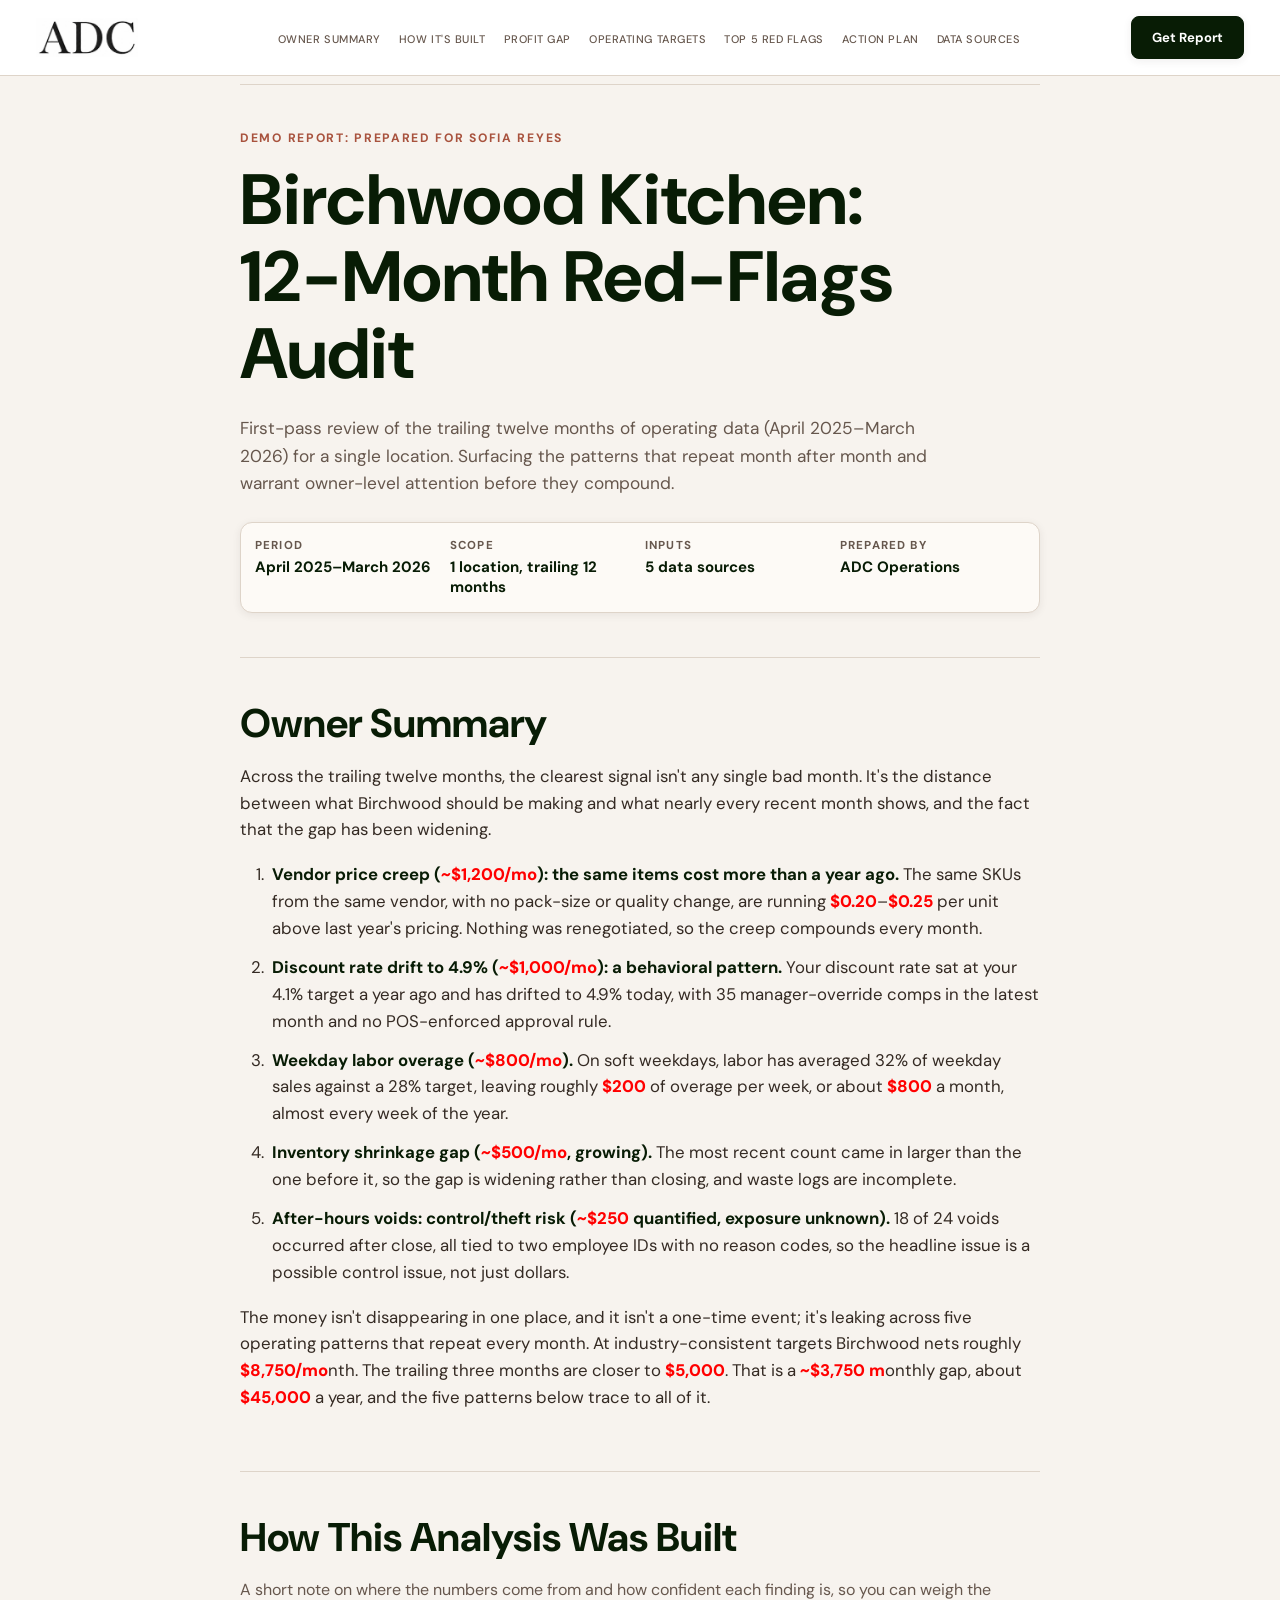
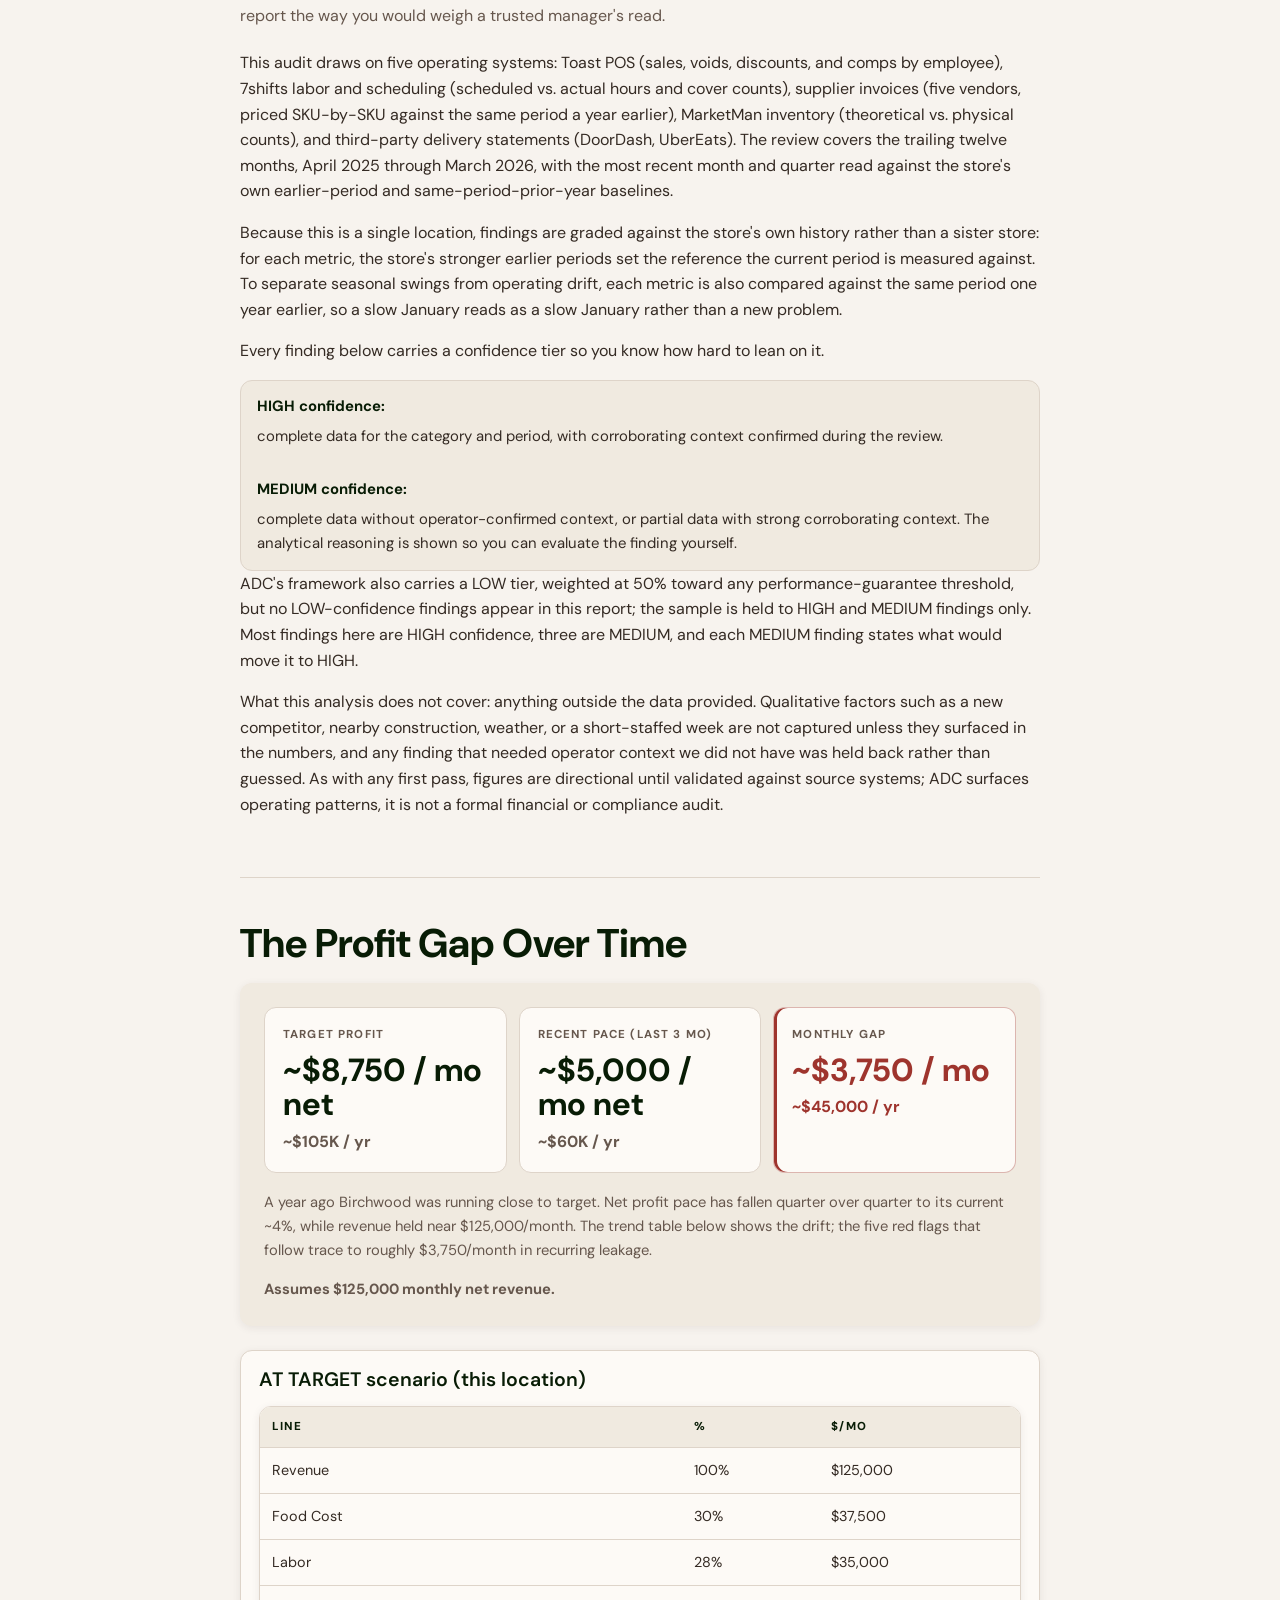
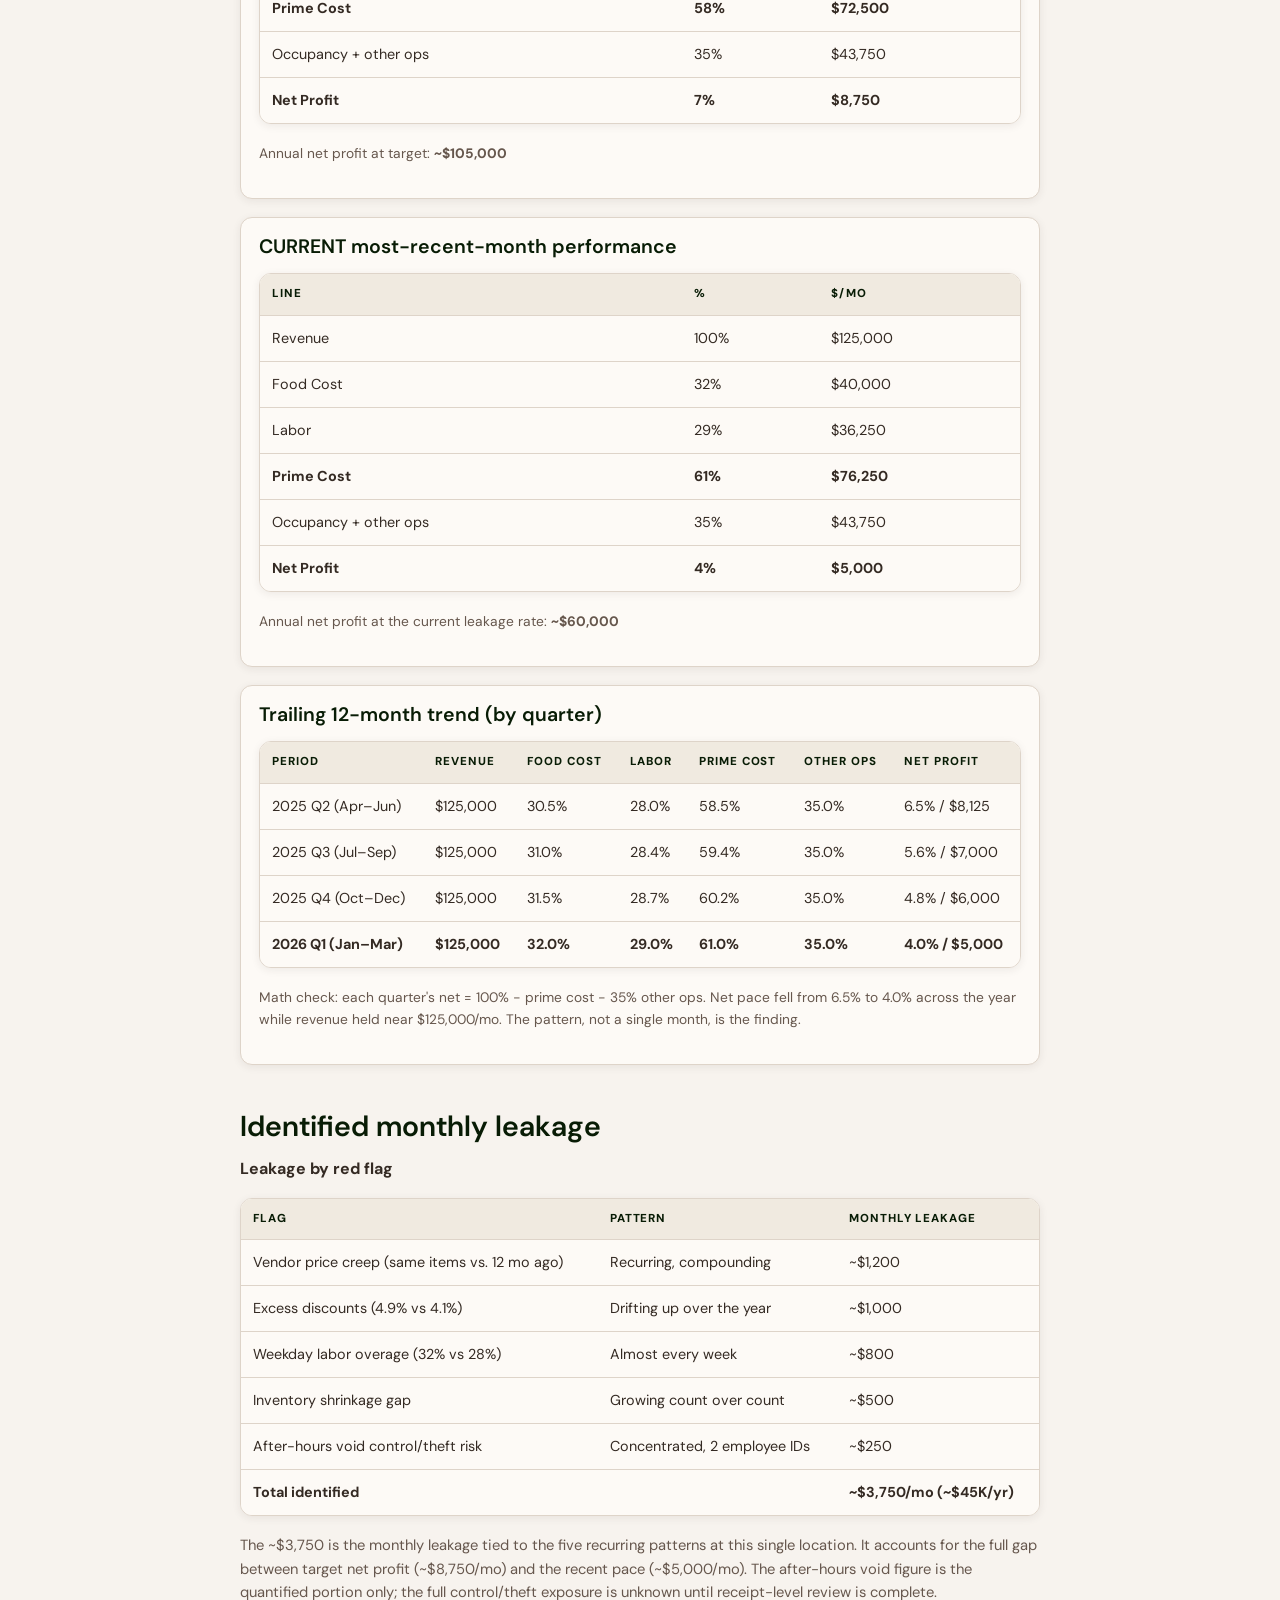
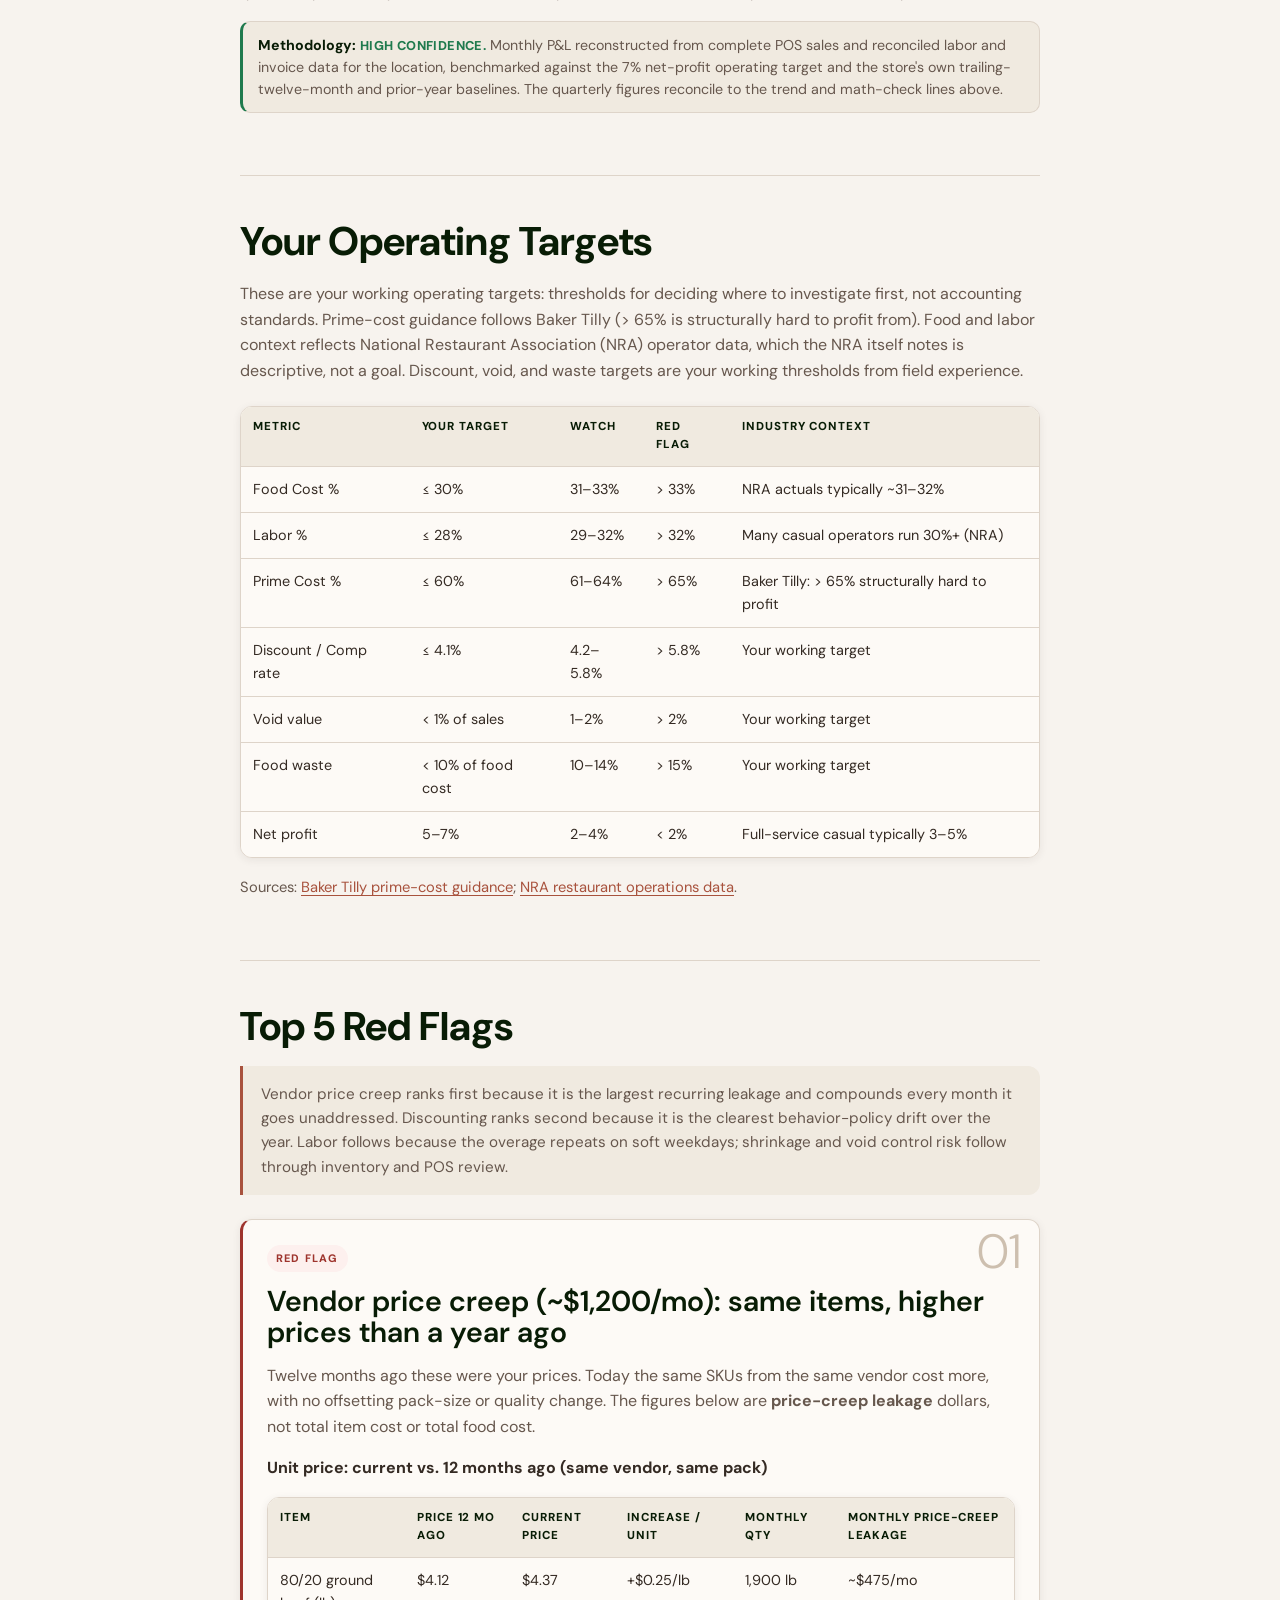
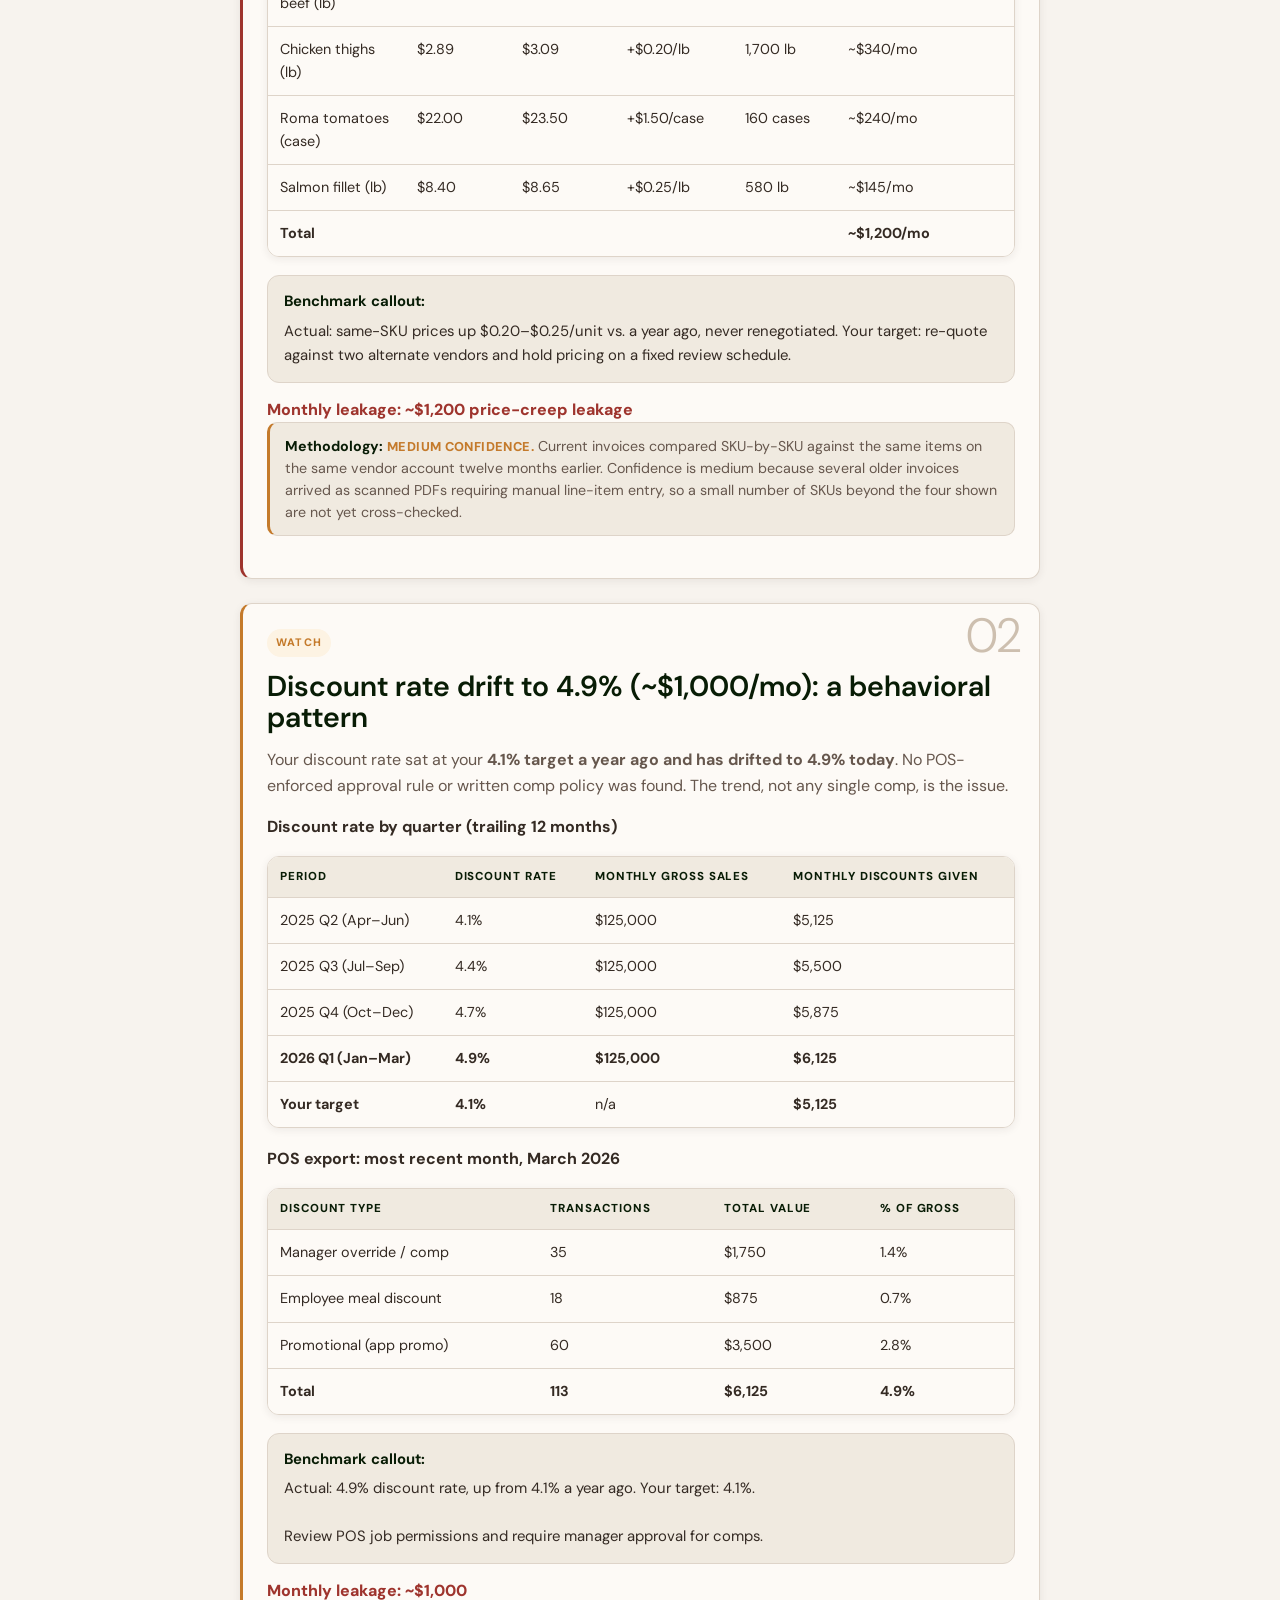
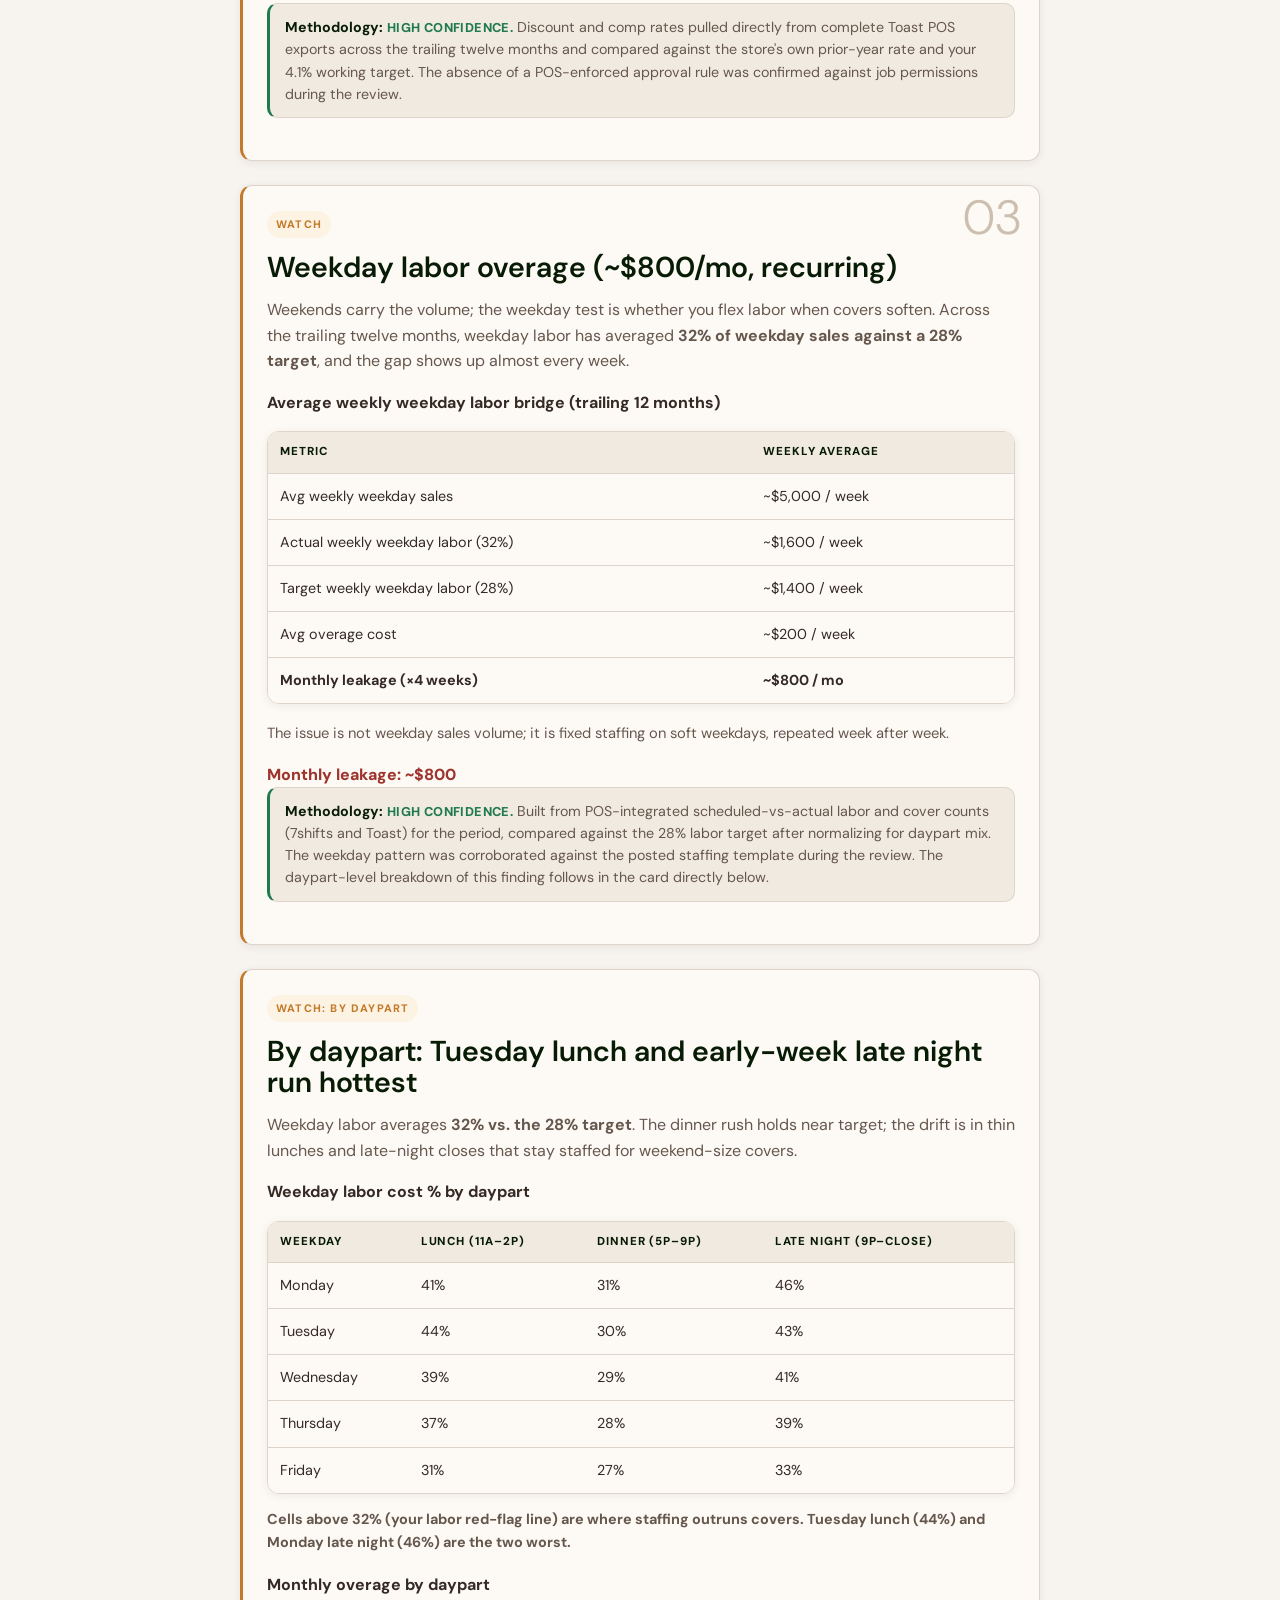
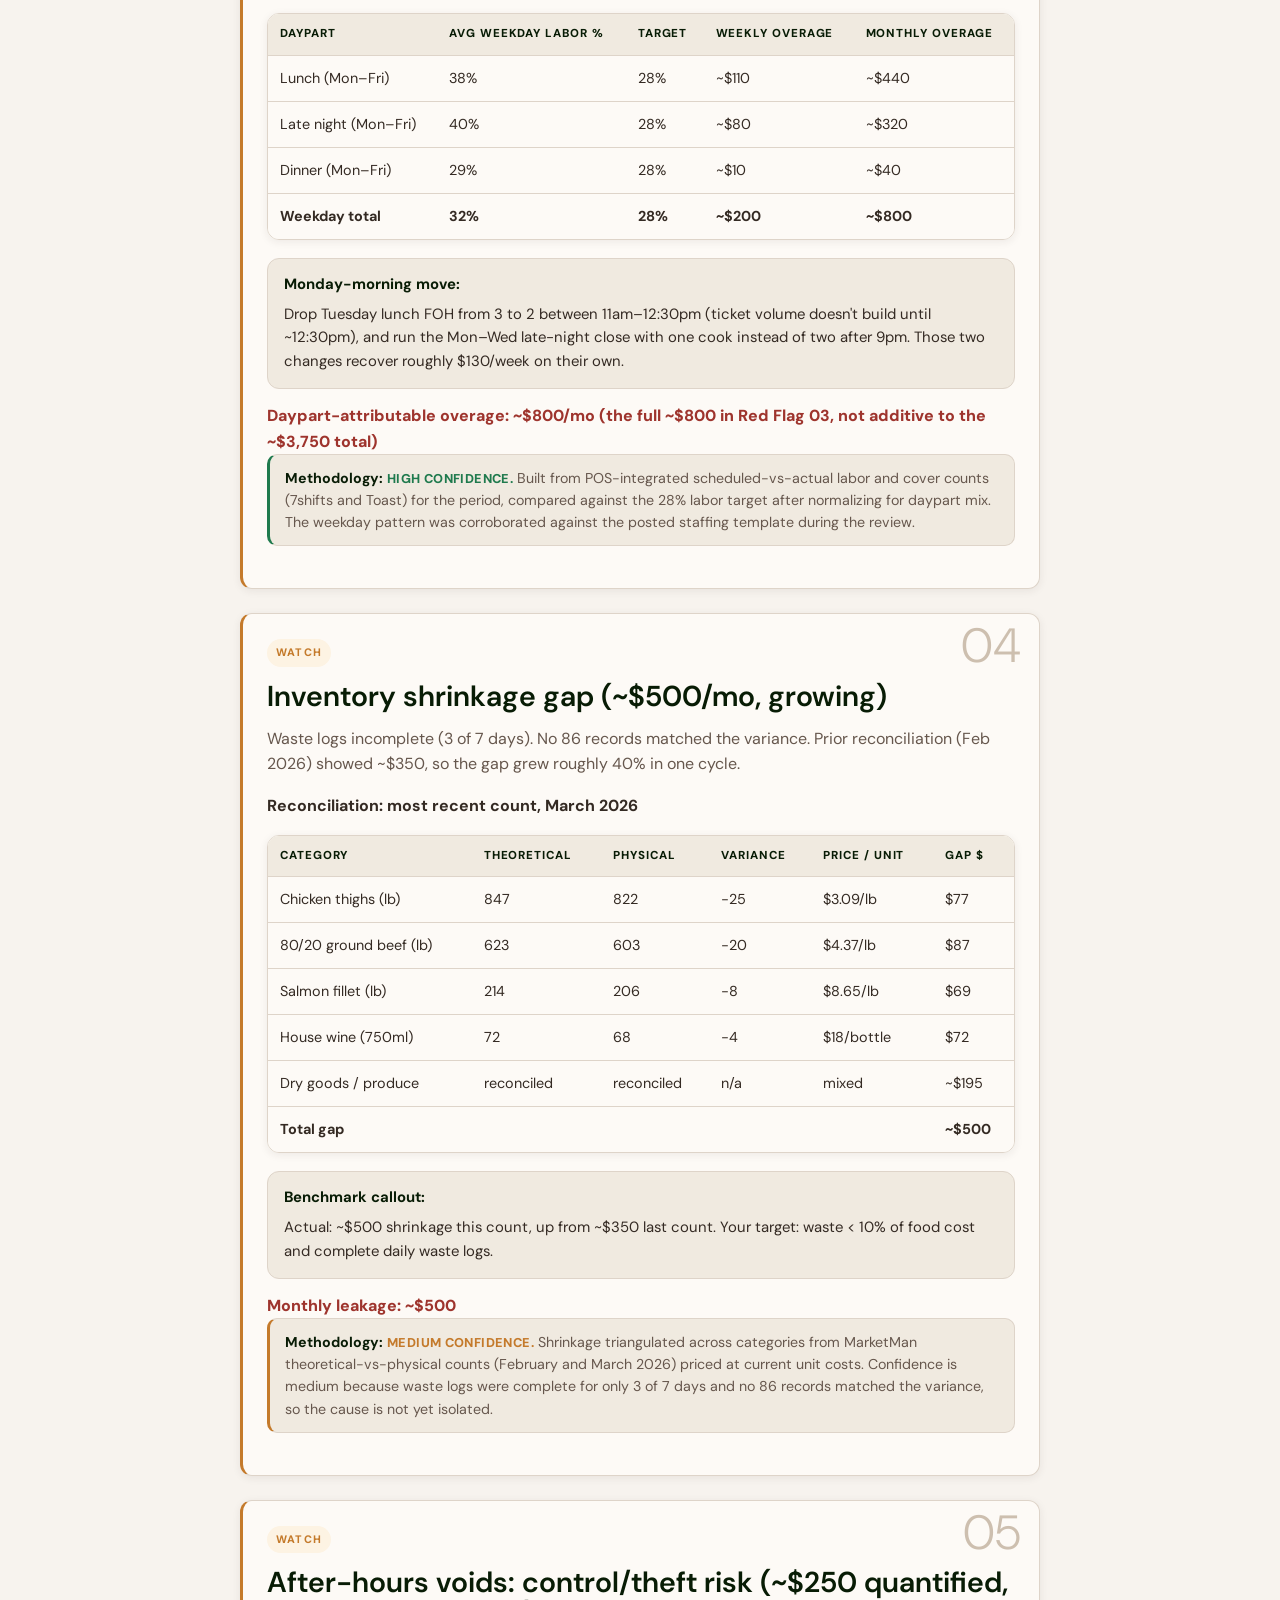
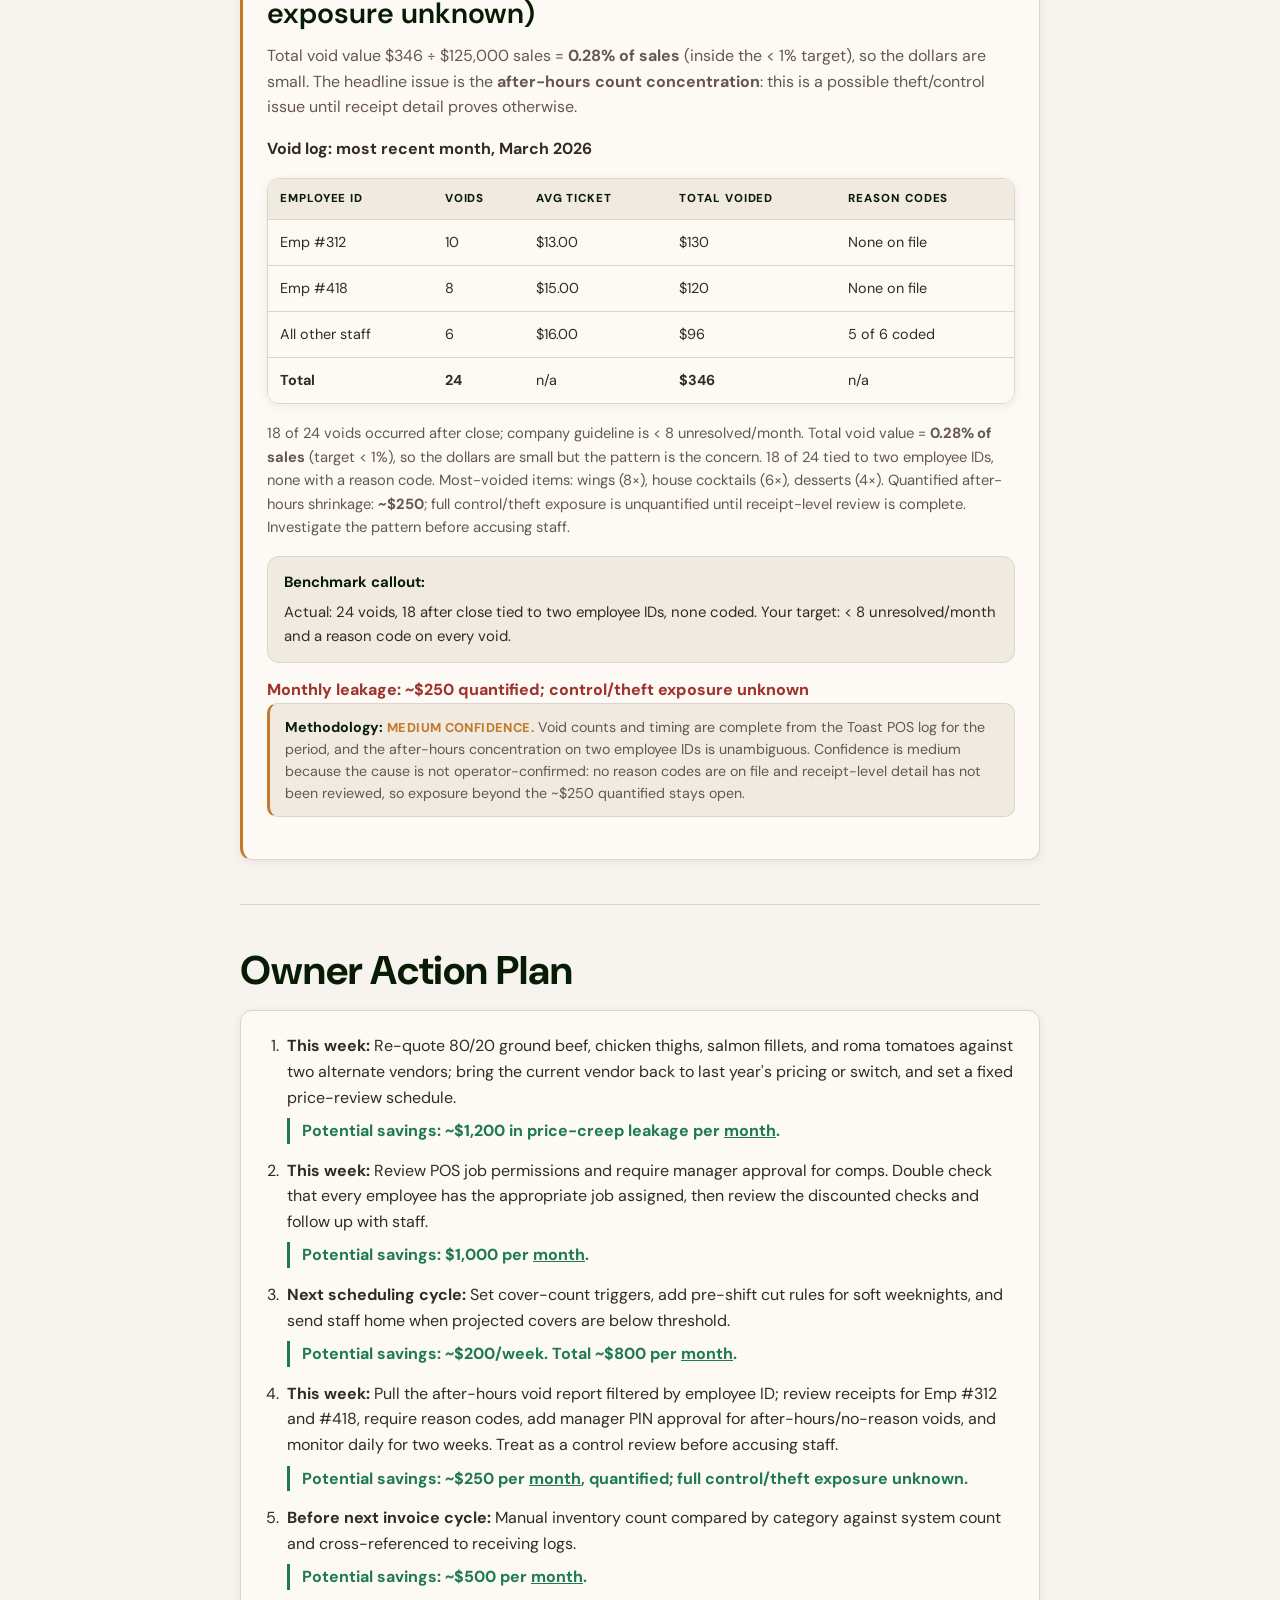
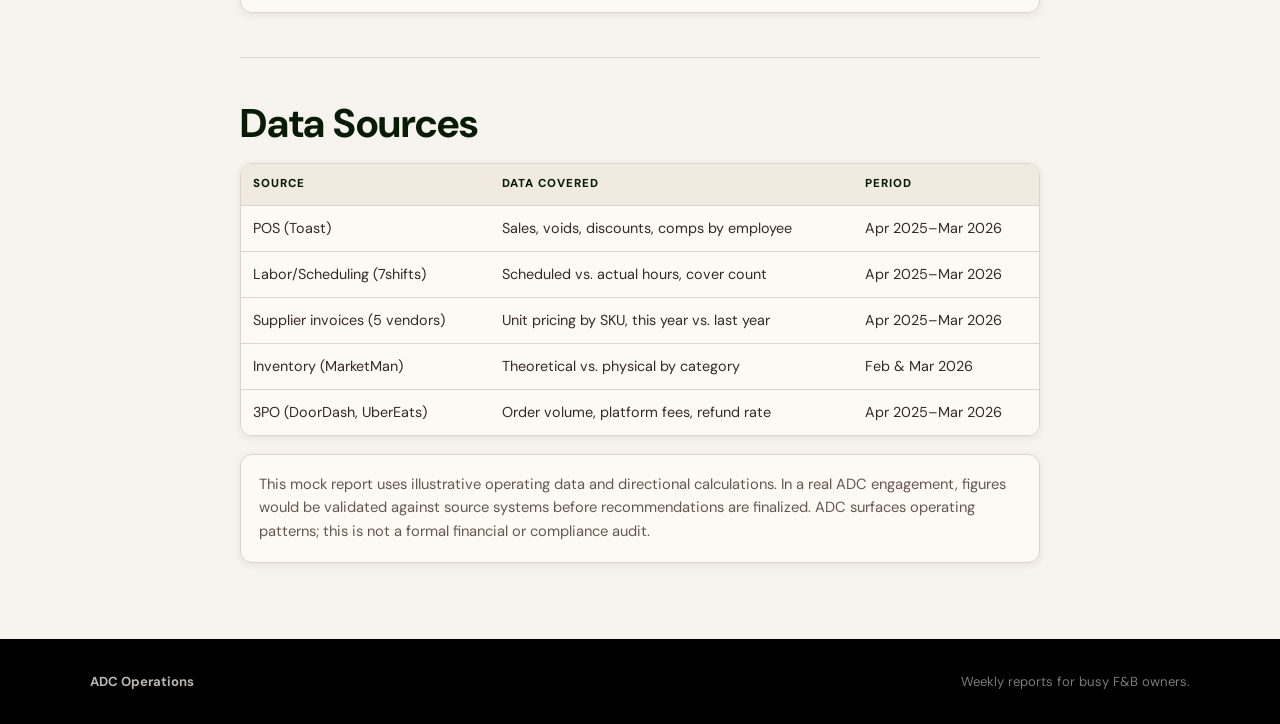
<file: red-flag-audit-s.html>
<!DOCTYPE html>
<html lang="en">
<head>
  <meta charset="UTF-8" />
  <meta name="viewport" content="width=device-width, initial-scale=1.0" />
  <title>Birchwood Kitchen: 12-Month Red-Flags Audit | ADC Operations</title>
  <meta name="description" content="A static ADC Operations red-flag report mock-up for a single-location restaurant, showing trailing-twelve-month leakage patterns." />
  <link rel="icon" type="image/png" sizes="32x32" href="assets/adc-favicon-32.png" />
  <link href="https://fonts.googleapis.com/css2?family=Playfair+Display:wght@500;600;700&family=DM+Sans:wght@300;400;500;600;700&display=swap" rel="stylesheet">
  <style>
    :root {
      --bg:#F7F3EE; --bg-alt:#F0EAE0; --bg-card:#FDFAF6;
      --espresso:#081c05; --espresso-hi:#12330d; --clay:#A8523D;
      --red-flag:#9E342D; --red-bg:#FDF0EE;
      --amber:#C47A2B; --amber-bg:#FDF3E3;
      --sage:#7A957A; --taupe:#342A23; --taupe-mid:#66574D;
      --sand:#CDBFAF; --sand-light:#DED4C9;
      --cream:#FDFAF6;
      --shadow-sm:0 2px 8px rgba(52,42,35,.08);
      --shadow-md:0 8px 24px rgba(52,42,35,.12);
      --font-display:'DM Sans', system-ui, sans-serif;
      --font-body:'DM Sans', system-ui, sans-serif;
      --max-w:1100px;
    }

    * { box-sizing: border-box; }

    html, body {
      margin: 0;
      min-height: 100%;
      overflow-x: hidden;
      background: var(--bg);
      color: var(--taupe);
      font-family: "DM Sans", system-ui, -apple-system, BlinkMacSystemFont, "Segoe UI", sans-serif;
      font-size: 16px;
      line-height: 1.6;
    }

    html {
      scroll-padding-top: 112px;
    }

    body { padding: 84px 0 0; }

    a {
      color: var(--clay);
      text-decoration-thickness: 1px;
      text-underline-offset: 3px;
    }

    .page {
      width: 100%;
      max-width: 840px;
      margin: 0 auto;
      padding: 0 20px 32px;
    }

    nav {
      position: fixed;
      top: 0;
      left: 0;
      right: 0;
      z-index: 100;
      padding: 16px 36px;
      background: #fff;
      border-bottom: 1px solid var(--sand-light);
      backdrop-filter: blur(12px);
    }

    .nav-inner {
      width: 100%;
      margin: 0;
      padding: 0;
      min-height: 40px;
      display: grid;
      grid-template-columns: 1fr auto 1fr;
      align-items: center;
    }

    .nav-logo {
      display: inline-flex;
      align-items: center;
      flex-shrink: 0;
    }

    .nav-logo img {
      width: auto;
      height: auto;
      max-height: 40px;
      object-fit: contain;
    }

    .nav-links {
      display: flex;
      align-items: center;
      gap: 0;
      margin: 0;
      padding: 0;
      list-style: none;
    }

    .nav-links a {
      margin-left: 18px;
      color: var(--taupe-mid);
      font-size: 11px;
      font-weight: 500;
      letter-spacing: .05em;
      text-transform: uppercase;
      text-decoration: none;
      transition: color .18s;
    }

    .nav-links a:hover { color: var(--red-flag); }

    .btn {
      display: inline-flex;
      align-items: center;
      justify-content: center;
      min-height: 42px;
      padding: 10px 18px;
      border-radius: 8px;
      border: 1px solid var(--espresso);
      background: var(--espresso);
      color: var(--cream);
      font-size: .9rem;
      font-weight: 700;
      text-decoration: none;
      white-space: nowrap;
      box-shadow: var(--shadow-sm);
    }

    .btn-primary {
      background: var(--espresso);
      color: #fff;
    }

    .btn-primary:hover {
      background: var(--espresso-hi);
      transform: translateY(-1px);
    }

    .nav-cta {
      justify-self: end;
      min-height: auto;
      padding: 10px 20px;
      font-size: .82rem;
    }

    .page > header,
    .page > section {
      border-top: 1px solid var(--sand-light);
      padding: 44px 0;
    }

    header {
      border-top: 0;
      display: block;
      position: static;
      z-index: auto;
      background: transparent;
      padding-top: 52px;
    }

    .eyebrow {
      display: block;
      margin-bottom: 14px;
      color: var(--clay);
      font-size: .76rem;
      font-weight: 700;
      letter-spacing: .14em;
      text-transform: uppercase;
    }

    h1,
    h2,
    h3 {
      margin: 0;
      color: var(--espresso);
      font-family: "DM Sans", system-ui, -apple-system, BlinkMacSystemFont, "Segoe UI", sans-serif;
      line-height: 1.08;
      letter-spacing: 0;
    }

    h1 {
      max-width: 720px;
      font-size: clamp(2.35rem, 8vw, 4.45rem);
      font-weight: 700;
    }

    h2[id] {
      scroll-margin-top: 112px;
    }

    h2 {
      margin-bottom: 18px;
      font-size: clamp(1.7rem, 5vw, 2.5rem);
      font-weight: 700;
    }

    h3 {
      font-size: clamp(1.35rem, 4vw, 1.8rem);
      font-weight: 600;
    }

    p { margin: 0 0 16px; }

    .subtitle {
      max-width: 700px;
      margin: 22px 0 24px;
      color: var(--taupe-mid);
      font-size: 1.08rem;
    }

    .meta-strip,
    .mini-grid {
      display: grid;
      gap: 10px;
    }

    .meta-strip {
      grid-template-columns: repeat(4, minmax(0, 1fr));
      padding: 14px;
      border: 1px solid var(--sand-light);
      border-radius: 12px;
      background: var(--bg-card);
      box-shadow: var(--shadow-sm);
    }

    .meta-item,
    .stat,
    .callout,
    .note {
      overflow-wrap: anywhere;
    }

    .meta-item span,
    .stat span {
      display: block;
      color: var(--taupe-mid);
      font-size: .72rem;
      font-weight: 700;
      letter-spacing: .1em;
      text-transform: uppercase;
    }

    .meta-item strong,
    .stat strong {
      display: block;
      margin-top: 3px;
      color: var(--espresso);
      font-size: .94rem;
      line-height: 1.3;
    }

    .summary p {
      color: var(--taupe);
      font-size: 1.05rem;
    }

    .summary-list {
      margin: 18px 0;
      padding-left: 28px;
    }

    .summary-list li {
      margin: 12px 0;
      padding-left: 4px;
      color: var(--taupe);
      font-size: 1.05rem;
    }

    .summary-list strong {
      color: var(--espresso);
    }

    .profit-gap {
      padding: 24px;
      border-radius: 12px;
      background: var(--bg-alt);
      box-shadow: var(--shadow-sm);
    }

    .profit-stats {
      display: grid;
      grid-template-columns: repeat(3, minmax(0, 1fr));
      gap: 12px;
      margin-bottom: 18px;
    }

    .stat {
      min-width: 0;
      padding: 18px;
      border: 1px solid var(--sand-light);
      border-radius: 12px;
      background: var(--bg-card);
    }

    .stat strong {
      margin-top: 8px;
      font-size: clamp(1.45rem, 5vw, 2rem);
      line-height: 1.08;
    }

    .stat em {
      display: block;
      margin-top: 7px;
      color: var(--taupe-mid);
      font-style: normal;
      font-weight: 700;
    }

    .stat.gap {
      border-color: rgba(158,52,45,.35);
      box-shadow: inset 3px 0 0 var(--red-flag);
    }

    .stat.gap strong,
    .stat.gap em {
      color: var(--red-flag);
    }

    .caption,
    .basis,
    .note,
    .source-note {
      color: var(--taupe-mid);
      font-size: .92rem;
    }

    .basis {
      margin: 8px 0 0;
      font-weight: 700;
    }

    .section-intro {
      margin-bottom: 22px;
      color: var(--taupe-mid);
    }

    .source-note {
      margin-top: 10px;
    }

    .table-scroll {
      position: relative;
      width: 100%;
      max-width: 100%;
      overflow-x: auto;
      -webkit-overflow-scrolling: touch;
      margin: 16px 0 18px;
      border: 1px solid var(--sand-light);
      border-radius: 12px;
      background:
        linear-gradient(to right, rgba(253,250,246,0), var(--bg-card) 78%) right / 34px 100% no-repeat,
        var(--bg-card);
      box-shadow: var(--shadow-sm);
    }

    table {
      width: 100%;
      border-collapse: collapse;
      background: var(--bg-card);
      color: var(--taupe);
      font-size: .9rem;
    }

    .table-scroll table { min-width: 640px; }
    .table-scroll.compact table { min-width: 480px; }

    th,
    td {
      padding: 11px 12px;
      border-bottom: 1px solid var(--sand-light);
      text-align: left;
      vertical-align: top;
    }

    th {
      color: var(--espresso);
      font-size: .72rem;
      font-weight: 800;
      letter-spacing: .08em;
      text-transform: uppercase;
      background: var(--bg-alt);
    }

    tr:last-child td { border-bottom: 0; }

    .stacked-table {
      margin: 16px 0 18px;
      border: 1px solid var(--sand-light);
      border-radius: 12px;
      overflow: hidden;
      box-shadow: var(--shadow-sm);
    }

    .stacked-table table { min-width: 0; }

    .financial-grid {
      display: grid;
      grid-template-columns: minmax(0, 1fr);
      gap: 18px;
      margin: 24px 0 46px;
    }

    .financial-card,
    .flag-card,
    .action-list,
    .disclaimer {
      background: var(--bg-card);
      border: 1px solid var(--sand-light);
      border-radius: 12px;
      box-shadow: var(--shadow-sm);
    }

    .financial-card {
      padding: 18px;
    }

    .financial-card h3 {
      margin-bottom: 12px;
      font-size: 1.22rem;
    }

    .leakage-heading {
      margin: 0 0 14px;
    }

    .check-line {
      margin-top: 10px;
      color: var(--taupe-mid);
      font-size: .86rem;
    }

    .flag-list {
      display: grid;
      gap: 24px;
    }

    .ranking-note {
      margin: 0 0 24px;
      padding: 16px 18px;
      border-left: 3px solid var(--clay);
      border-radius: 0 12px 12px 0;
      background: var(--bg-alt);
      color: var(--taupe-mid);
      font-size: .95rem;
    }

    .flag-card {
      position: relative;
      padding: 24px;
      overflow: hidden;
    }

    .flag-card.red { border-left: 3px solid var(--red-flag); }
    .flag-card.watch { border-left: 3px solid var(--amber); }

    .rank {
      position: absolute;
      top: 8px;
      right: 18px;
      color: var(--sand);
      font-size: 3rem;
      font-weight: 300;
      line-height: 1;
    }

    .badge {
      display: inline-flex;
      margin-bottom: 14px;
      padding: 5px 9px;
      border-radius: 999px;
      font-size: .68rem;
      font-weight: 800;
      letter-spacing: .11em;
      text-transform: uppercase;
    }

    .badge.red {
      background: var(--red-bg);
      color: var(--red-flag);
    }

    .badge.watch {
      background: var(--amber-bg);
      color: var(--amber);
    }

    .finding {
      margin-top: 14px;
      color: var(--taupe-mid);
    }

    .callout {
      display: grid;
      gap: 6px;
      margin-top: 16px;
      padding: 14px 16px;
      border: 1px solid var(--sand-light);
      border-radius: 12px;
      background: var(--bg-alt);
      color: var(--taupe);
      font-size: .93rem;
    }

    .callout strong { color: var(--espresso); }

    .methodology {
      margin: 0 0 18px;
      padding: 12px 15px;
      border: 1px solid var(--sand-light);
      border-left: 3px solid var(--sand);
      border-radius: 10px;
      background: var(--bg-alt);
      color: var(--taupe-mid);
      font-size: .89rem;
      line-height: 1.55;
    }

    .methodology strong { color: var(--espresso); }

    .methodology .conf {
      font-weight: 800;
      letter-spacing: .03em;
      text-transform: uppercase;
      font-size: .8rem;
    }

    .methodology.high { border-left-color: #1f7a4d; }
    .methodology.high .conf { color: #1f7a4d; }
    .methodology.med { border-left-color: var(--amber); }
    .methodology.med .conf { color: var(--amber); }

    .cost-line {
      margin: 14px 0 0;
      color: var(--red-flag);
      font-weight: 800;
    }

    .table-note {
      margin: -4px 0 18px;
      color: var(--taupe-mid);
      font-size: .9rem;
      font-weight: 700;
    }

    .cost-figure {
      color: #FF0000 !important;
      font-weight: 800;
    }

    .action-list {
      margin: 0;
      padding: 8px 22px 8px 42px;
    }

    .action-list li {
      margin: 14px 0;
      padding-left: 4px;
    }

    .action-savings {
      display: block;
      margin-top: 8px;
      padding-left: 12px;
      border-left: 3px solid #1f7a4d;
      color: #1f7a4d;
      font-weight: 700;
    }

    .action-list .action-savings .cost-figure {
      color: #1f7a4d !important;
    }

    .disclaimer {
      margin-top: 18px;
      padding: 18px;
      color: var(--taupe-mid);
      font-size: .92rem;
    }

    footer {
      background: #000;
      color: rgba(247,243,238,.5);
      padding: 32px clamp(20px, 5vw, 40px);
      font-size: .82rem;
    }

    .footer-inner {
      max-width: var(--max-w);
      margin: 0 auto;
      display: flex;
      justify-content: space-between;
      align-items: center;
      flex-wrap: wrap;
      gap: 12px;
    }

    .footer-logo {
      font-family: var(--font-display);
      font-weight: 700;
      color: rgba(247,243,238,.75);
    }

    @media (max-width: 760px) {
      nav { padding: 14px 20px; }

      .nav-inner {
        display: flex;
        justify-content: space-between;
        gap: 18px;
      }

      .nav-logo img { max-height: 34px; }
    }

    @media (max-width: 680px) {
      .nav-links { display: none; }
    }

    @media (max-width: 640px) {
      html {
        scroll-padding-top: 98px;
      }

      body { padding-top: 74px; }

      .page { padding: 0 14px 28px; }

      .btn {
        min-height: 38px;
        padding: 8px 12px;
        font-size: .82rem;
      }

      .page > header,
      .page > section {
        padding: 34px 0;
      }

      h2[id] {
        scroll-margin-top: 98px;
      }

      header { padding-top: 40px; }

      .meta-strip,
      .profit-stats,
      .financial-grid {
        grid-template-columns: 1fr;
      }

      .profit-gap,
      .flag-card {
        padding: 18px;
      }

      .table-scroll {
        margin-left: 0;
        margin-right: 0;
      }

      .stacked-table {
        border: 0;
        overflow: visible;
        box-shadow: none;
        background: transparent;
      }

      .stacked-table table,
      .stacked-table thead,
      .stacked-table tbody,
      .stacked-table tr,
      .stacked-table td {
        display: block;
        width: 100%;
      }

      .stacked-table thead {
        position: absolute;
        width: 1px;
        height: 1px;
        padding: 0;
        margin: -1px;
        overflow: hidden;
        clip: rect(0, 0, 0, 0);
        white-space: nowrap;
        border: 0;
      }

      .stacked-table tr {
        margin-bottom: 12px;
        border: 1px solid var(--sand-light);
        border-radius: 12px;
        overflow: hidden;
        background: var(--bg-card);
        box-shadow: var(--shadow-sm);
      }

      .stacked-table td {
        display: flex;
        align-items: flex-start;
        justify-content: space-between;
        gap: 16px;
        min-width: 0;
        padding: 10px 12px;
        text-align: right;
      }

      .stacked-table td::before {
        content: attr(data-label);
        flex: 0 0 45%;
        color: var(--espresso);
        font-weight: 800;
        text-align: left;
      }

      .stacked-table tr:last-child td { border-bottom: 1px solid var(--sand-light); }
      .stacked-table tr td:last-child { border-bottom: 0; }
    }
  </style>
</head>
<body>
  <nav>
    <div class="nav-inner">
      <a href="/#hero" class="nav-logo" aria-label="ADC Operations home">
        <img src="assets/adc-new-logo-header-optimized.jpg" width="480" height="189" alt="ADC Operations" decoding="async" fetchpriority="high" />
      </a>
      <ul class="nav-links">
        <li><a href="#owner-summary">Owner Summary</a></li>
        <li><a href="#methodology">How It's Built</a></li>
        <li><a href="#profit-gap">Profit Gap</a></li>
        <li><a href="#targets">Operating Targets</a></li>
        <li><a href="#red-flags">Top 5 Red Flags</a></li>
        <li><a href="#action-plan">Action Plan</a></li>
        <li><a href="#data-sources">Data Sources</a></li>
      </ul>
      <a class="btn btn-primary nav-cta" href="/#cta">Get Report</a>
    </div>
  </nav>

  <main class="page">
    <header>
      <span class="eyebrow">DEMO REPORT: PREPARED FOR SOFIA REYES</span>
      <h1>Birchwood Kitchen: 12-Month Red-Flags Audit</h1>
      <p class="subtitle">First-pass review of the trailing twelve months of operating data (April 2025–March 2026) for a single location. Surfacing the patterns that repeat month after month and warrant owner-level attention before they compound.</p>
      <div class="meta-strip" aria-label="Report metadata">
        <div class="meta-item"><span>Period</span><strong>April 2025–March 2026</strong></div>
        <div class="meta-item"><span>Scope</span><strong>1 location, trailing 12 months</strong></div>
        <div class="meta-item"><span>Inputs</span><strong>5 data sources</strong></div>
        <div class="meta-item"><span>Prepared by</span><strong>ADC Operations</strong></div>
      </div>
    </header>

    <section class="summary" aria-labelledby="owner-summary">
      <h2 id="owner-summary">Owner Summary</h2>
      <p>Across the trailing twelve months, the clearest signal isn't any single bad month. It's the distance between what Birchwood should be making and what nearly every recent month shows, and the fact that the gap has been widening.</p>
      <ol class="summary-list">
        <li><strong>Vendor price creep (~$1,200/mo): the same items cost more than a year ago.</strong> The same SKUs from the same vendor, with no pack-size or quality change, are running $0.20–$0.25 per unit above last year's pricing. Nothing was renegotiated, so the creep compounds every month.</li>
        <li><strong>Discount rate drift to 4.9% (~$1,000/mo): a behavioral pattern.</strong> Your discount rate sat at your 4.1% target a year ago and has drifted to 4.9% today, with 35 manager-override comps in the latest month and no POS-enforced approval rule.</li>
        <li><strong>Weekday labor overage (~$800/mo).</strong> On soft weekdays, labor has averaged 32% of weekday sales against a 28% target, leaving roughly $200 of overage per week, or about $800 a month, almost every week of the year.</li>
        <li><strong>Inventory shrinkage gap (~$500/mo, growing).</strong> The most recent count came in larger than the one before it, so the gap is widening rather than closing, and waste logs are incomplete.</li>
        <li><strong>After-hours voids: control/theft risk (~$250 quantified, exposure unknown).</strong> 18 of 24 voids occurred after close, all tied to two employee IDs with no reason codes, so the headline issue is a possible control issue, not just dollars.</li>
      </ol>
      <p>The money isn't disappearing in one place, and it isn't a one-time event; it's leaking across five operating patterns that repeat every month. At industry-consistent targets Birchwood nets roughly $8,750/month. The trailing three months are closer to $5,000. That is a ~$3,750 monthly gap, about $45,000 a year, and the five patterns below trace to all of it.</p>
    </section>

    <section aria-labelledby="methodology">
      <h2 id="methodology">How This Analysis Was Built</h2>
      <p class="section-intro">A short note on where the numbers come from and how confident each finding is, so you can weigh the report the way you would weigh a trusted manager's read.</p>
      <p>This audit draws on five operating systems: Toast POS (sales, voids, discounts, and comps by employee), 7shifts labor and scheduling (scheduled vs. actual hours and cover counts), supplier invoices (five vendors, priced SKU-by-SKU against the same period a year earlier), MarketMan inventory (theoretical vs. physical counts), and third-party delivery statements (DoorDash, UberEats). The review covers the trailing twelve months, April 2025 through March 2026, with the most recent month and quarter read against the store's own earlier-period and same-period-prior-year baselines.</p>
      <p>Because this is a single location, findings are graded against the store's own history rather than a sister store: for each metric, the store's stronger earlier periods set the reference the current period is measured against. To separate seasonal swings from operating drift, each metric is also compared against the same period one year earlier, so a slow January reads as a slow January rather than a new problem.</p>
      <p>Every finding below carries a confidence tier so you know how hard to lean on it.</p>
      <div class="callout">
        <strong>HIGH confidence:</strong> complete data for the category and period, with corroborating context confirmed during the review.
        <br><br>
        <strong>MEDIUM confidence:</strong> complete data without operator-confirmed context, or partial data with strong corroborating context. The analytical reasoning is shown so you can evaluate the finding yourself.
      </div>
      <p>ADC's framework also carries a LOW tier, weighted at 50% toward any performance-guarantee threshold, but no LOW-confidence findings appear in this report; the sample is held to HIGH and MEDIUM findings only. Most findings here are HIGH confidence, three are MEDIUM, and each MEDIUM finding states what would move it to HIGH.</p>
      <p>What this analysis does not cover: anything outside the data provided. Qualitative factors such as a new competitor, nearby construction, weather, or a short-staffed week are not captured unless they surfaced in the numbers, and any finding that needed operator context we did not have was held back rather than guessed. As with any first pass, figures are directional until validated against source systems; ADC surfaces operating patterns, it is not a formal financial or compliance audit.</p>
    </section>

    <section aria-labelledby="profit-gap">
      <h2 id="profit-gap">The Profit Gap Over Time</h2>
      <div class="profit-gap">
        <div class="profit-stats">
          <div class="stat">
            <span>Target profit</span>
            <strong>~$8,750 / mo net</strong>
            <em>~$105K / yr</em>
          </div>
          <div class="stat">
            <span>Recent pace (last 3 mo)</span>
            <strong>~$5,000 / mo net</strong>
            <em>~$60K / yr</em>
          </div>
          <div class="stat gap">
            <span>Monthly gap</span>
            <strong>~$3,750 / mo</strong>
            <em>~$45,000 / yr</em>
          </div>
        </div>
        <p class="caption">A year ago Birchwood was running close to target. Net profit pace has fallen quarter over quarter to its current ~4%, while revenue held near $125,000/month. The trend table below shows the drift; the five red flags that follow trace to roughly $3,750/month in recurring leakage.</p>
        <p class="basis">Assumes $125,000 monthly net revenue.</p>
      </div>

      <div class="financial-grid" aria-label="Financial math">
        <article class="financial-card">
          <h3>AT TARGET scenario (this location)</h3>
          <div class="table-scroll compact">
            <table>
              <thead>
                <tr><th>Line</th><th>%</th><th>$/mo</th></tr>
              </thead>
              <tbody>
                <tr><td>Revenue</td><td>100%</td><td>$125,000</td></tr>
                <tr><td>Food Cost</td><td>30%</td><td>$37,500</td></tr>
                <tr><td>Labor</td><td>28%</td><td>$35,000</td></tr>
                <tr><td><strong>Prime Cost</strong></td><td><strong>58%</strong></td><td><strong>$72,500</strong></td></tr>
                <tr><td>Occupancy + other ops</td><td>35%</td><td>$43,750</td></tr>
                <tr><td><strong>Net Profit</strong></td><td><strong>7%</strong></td><td><strong>$8,750</strong></td></tr>
              </tbody>
            </table>
          </div>
          <p class="check-line">Annual net profit at target: <strong>~$105,000</strong></p>
        </article>

        <article class="financial-card">
          <h3>CURRENT most-recent-month performance</h3>
          <div class="table-scroll compact">
            <table>
              <thead>
                <tr><th>Line</th><th>%</th><th>$/mo</th></tr>
              </thead>
              <tbody>
                <tr><td>Revenue</td><td>100%</td><td>$125,000</td></tr>
                <tr><td>Food Cost</td><td>32%</td><td>$40,000</td></tr>
                <tr><td>Labor</td><td>29%</td><td>$36,250</td></tr>
                <tr><td><strong>Prime Cost</strong></td><td><strong>61%</strong></td><td><strong>$76,250</strong></td></tr>
                <tr><td>Occupancy + other ops</td><td>35%</td><td>$43,750</td></tr>
                <tr><td><strong>Net Profit</strong></td><td><strong>4%</strong></td><td><strong>$5,000</strong></td></tr>
              </tbody>
            </table>
          </div>
          <p class="check-line">Annual net profit at the current leakage rate: <strong>~$60,000</strong></p>
        </article>

        <article class="financial-card">
          <h3>Trailing 12-month trend (by quarter)</h3>
          <div class="table-scroll">
            <table>
              <thead>
                <tr><th>Period</th><th>Revenue</th><th>Food Cost</th><th>Labor</th><th>Prime Cost</th><th>Other Ops</th><th>Net Profit</th></tr>
              </thead>
              <tbody>
                <tr><td>2025 Q2 (Apr–Jun)</td><td>$125,000</td><td>30.5%</td><td>28.0%</td><td>58.5%</td><td>35.0%</td><td>6.5% / $8,125</td></tr>
                <tr><td>2025 Q3 (Jul–Sep)</td><td>$125,000</td><td>31.0%</td><td>28.4%</td><td>59.4%</td><td>35.0%</td><td>5.6% / $7,000</td></tr>
                <tr><td>2025 Q4 (Oct–Dec)</td><td>$125,000</td><td>31.5%</td><td>28.7%</td><td>60.2%</td><td>35.0%</td><td>4.8% / $6,000</td></tr>
                <tr><td><strong>2026 Q1 (Jan–Mar)</strong></td><td><strong>$125,000</strong></td><td><strong>32.0%</strong></td><td><strong>29.0%</strong></td><td><strong>61.0%</strong></td><td><strong>35.0%</strong></td><td><strong>4.0% / $5,000</strong></td></tr>
              </tbody>
            </table>
          </div>
          <p class="check-line">Math check: each quarter's net = 100% − prime cost − 35% other ops. Net pace fell from 6.5% to 4.0% across the year while revenue held near $125,000/mo. The pattern, not a single month, is the finding.</p>
        </article>
      </div>

      <h3 class="leakage-heading">Identified monthly leakage</h3>
      <p><strong>Leakage by red flag</strong></p>
      <div class="table-scroll compact">
        <table>
          <thead>
            <tr><th>Flag</th><th>Pattern</th><th>Monthly Leakage</th></tr>
          </thead>
          <tbody>
            <tr><td>Vendor price creep (same items vs. 12 mo ago)</td><td>Recurring, compounding</td><td>~$1,200</td></tr>
            <tr><td>Excess discounts (4.9% vs 4.1%)</td><td>Drifting up over the year</td><td>~$1,000</td></tr>
            <tr><td>Weekday labor overage (32% vs 28%)</td><td>Almost every week</td><td>~$800</td></tr>
            <tr><td>Inventory shrinkage gap</td><td>Growing count over count</td><td>~$500</td></tr>
            <tr><td>After-hours void control/theft risk</td><td>Concentrated, 2 employee IDs</td><td>~$250</td></tr>
            <tr><td><strong>Total identified</strong></td><td></td><td><strong>~$3,750/mo (~$45K/yr)</strong></td></tr>
          </tbody>
        </table>
      </div>
      <p class="note">The ~$3,750 is the monthly leakage tied to the five recurring patterns at this single location. It accounts for the full gap between target net profit (~$8,750/mo) and the recent pace (~$5,000/mo). The after-hours void figure is the quantified portion only; the full control/theft exposure is unknown until receipt-level review is complete.</p>
      <p class="methodology high"><strong>Methodology:</strong> <span class="conf">HIGH confidence.</span> Monthly P&amp;L reconstructed from complete POS sales and reconciled labor and invoice data for the location, benchmarked against the 7% net-profit operating target and the store's own trailing-twelve-month and prior-year baselines. The quarterly figures reconcile to the trend and math-check lines above.</p>
    </section>

    <section aria-labelledby="targets">
      <h2 id="targets">Your Operating Targets</h2>
      <p class="section-intro">These are your working operating targets: thresholds for deciding where to investigate first, not accounting standards. Prime-cost guidance follows Baker Tilly (&gt; 65% is structurally hard to profit from). Food and labor context reflects National Restaurant Association (NRA) operator data, which the NRA itself notes is descriptive, not a goal. Discount, void, and waste targets are your working thresholds from field experience.</p>
      <div class="table-scroll">
        <table>
          <thead>
            <tr><th>Metric</th><th>Your Target</th><th>Watch</th><th>Red Flag</th><th>Industry context</th></tr>
          </thead>
          <tbody>
            <tr><td>Food Cost %</td><td>≤ 30%</td><td>31–33%</td><td>&gt; 33%</td><td>NRA actuals typically ~31–32%</td></tr>
            <tr><td>Labor %</td><td>≤ 28%</td><td>29–32%</td><td>&gt; 32%</td><td>Many casual operators run 30%+ (NRA)</td></tr>
            <tr><td>Prime Cost %</td><td>≤ 60%</td><td>61–64%</td><td>&gt; 65%</td><td>Baker Tilly: &gt; 65% structurally hard to profit</td></tr>
            <tr><td>Discount / Comp rate</td><td>≤ 4.1%</td><td>4.2–5.8%</td><td>&gt; 5.8%</td><td>Your working target</td></tr>
            <tr><td>Void value</td><td>&lt; 1% of sales</td><td>1–2%</td><td>&gt; 2%</td><td>Your working target</td></tr>
            <tr><td>Food waste</td><td>&lt; 10% of food cost</td><td>10–14%</td><td>&gt; 15%</td><td>Your working target</td></tr>
            <tr><td>Net profit</td><td>5–7%</td><td>2–4%</td><td>&lt; 2%</td><td>Full-service casual typically 3–5%</td></tr>
          </tbody>
        </table>
      </div>
      <p class="source-note">Sources: <a href="https://www.bakertilly.com/insights/prime-cost-target-tips" target="_blank" rel="noopener noreferrer">Baker Tilly prime-cost guidance</a>; <a href="https://www.restaurant.org/research-and-media/research/restaurant-economic-insights/" target="_blank" rel="noopener noreferrer">NRA restaurant operations data</a>.</p>
    </section>

    <section aria-labelledby="red-flags">
      <h2 id="red-flags">Top 5 Red Flags</h2>
      <p class="ranking-note">Vendor price creep ranks first because it is the largest recurring leakage and compounds every month it goes unaddressed. Discounting ranks second because it is the clearest behavior-policy drift over the year. Labor follows because the overage repeats on soft weekdays; shrinkage and void control risk follow through inventory and POS review.</p>

      <div class="flag-list">
        <article class="flag-card red">
          <div class="rank">01</div>
          <span class="badge red">RED FLAG</span>
          <h3>Vendor price creep (~$1,200/mo): same items, higher prices than a year ago</h3>
          <p class="finding">Twelve months ago these were your prices. Today the same SKUs from the same vendor cost more, with no offsetting pack-size or quality change. The figures below are <strong>price-creep leakage</strong> dollars, not total item cost or total food cost.</p>
          <p><strong>Unit price: current vs. 12 months ago (same vendor, same pack)</strong></p>
          <div class="stacked-table">
            <table>
              <thead>
                <tr><th>Item</th><th>Price 12 mo ago</th><th>Current Price</th><th>Increase / Unit</th><th>Monthly Qty</th><th>Monthly Price-Creep Leakage</th></tr>
              </thead>
              <tbody>
                <tr><td data-label="Item">80/20 ground beef (lb)</td><td data-label="Price 12 mo ago">$4.12</td><td data-label="Current Price">$4.37</td><td data-label="Increase / Unit">+$0.25/lb</td><td data-label="Monthly Qty">1,900 lb</td><td data-label="Monthly Price-Creep Leakage">~$475/mo</td></tr>
                <tr><td data-label="Item">Chicken thighs (lb)</td><td data-label="Price 12 mo ago">$2.89</td><td data-label="Current Price">$3.09</td><td data-label="Increase / Unit">+$0.20/lb</td><td data-label="Monthly Qty">1,700 lb</td><td data-label="Monthly Price-Creep Leakage">~$340/mo</td></tr>
                <tr><td data-label="Item">Roma tomatoes (case)</td><td data-label="Price 12 mo ago">$22.00</td><td data-label="Current Price">$23.50</td><td data-label="Increase / Unit">+$1.50/case</td><td data-label="Monthly Qty">160 cases</td><td data-label="Monthly Price-Creep Leakage">~$240/mo</td></tr>
                <tr><td data-label="Item">Salmon fillet (lb)</td><td data-label="Price 12 mo ago">$8.40</td><td data-label="Current Price">$8.65</td><td data-label="Increase / Unit">+$0.25/lb</td><td data-label="Monthly Qty">580 lb</td><td data-label="Monthly Price-Creep Leakage">~$145/mo</td></tr>
                <tr><td data-label="Item"><strong>Total</strong></td><td data-label="Price 12 mo ago"></td><td data-label="Current Price"></td><td data-label="Increase / Unit"></td><td data-label="Monthly Qty"></td><td data-label="Monthly Price-Creep Leakage"><strong>~$1,200/mo</strong></td></tr>
              </tbody>
            </table>
          </div>
          <div class="callout"><strong>Benchmark callout:</strong> Actual: same-SKU prices up $0.20–$0.25/unit vs. a year ago, never renegotiated. Your target: re-quote against two alternate vendors and hold pricing on a fixed review schedule.</div>
          <p class="cost-line">Monthly leakage: ~$1,200 price-creep leakage</p>
          <p class="methodology med"><strong>Methodology:</strong> <span class="conf">MEDIUM confidence.</span> Current invoices compared SKU-by-SKU against the same items on the same vendor account twelve months earlier. Confidence is medium because several older invoices arrived as scanned PDFs requiring manual line-item entry, so a small number of SKUs beyond the four shown are not yet cross-checked.</p>
        </article>

        <article class="flag-card watch">
          <div class="rank">02</div>
          <span class="badge watch">WATCH</span>
          <h3>Discount rate drift to 4.9% (~$1,000/mo): a behavioral pattern</h3>
          <p class="finding">Your discount rate sat at your <strong>4.1% target a year ago and has drifted to 4.9% today</strong>. No POS-enforced approval rule or written comp policy was found. The trend, not any single comp, is the issue.</p>
          <p><strong>Discount rate by quarter (trailing 12 months)</strong></p>
          <div class="table-scroll">
            <table>
              <thead>
                <tr><th>Period</th><th>Discount Rate</th><th>Monthly Gross Sales</th><th>Monthly Discounts Given</th></tr>
              </thead>
              <tbody>
                <tr><td>2025 Q2 (Apr–Jun)</td><td>4.1%</td><td>$125,000</td><td>$5,125</td></tr>
                <tr><td>2025 Q3 (Jul–Sep)</td><td>4.4%</td><td>$125,000</td><td>$5,500</td></tr>
                <tr><td>2025 Q4 (Oct–Dec)</td><td>4.7%</td><td>$125,000</td><td>$5,875</td></tr>
                <tr><td><strong>2026 Q1 (Jan–Mar)</strong></td><td><strong>4.9%</strong></td><td><strong>$125,000</strong></td><td><strong>$6,125</strong></td></tr>
                <tr><td><strong>Your target</strong></td><td><strong>4.1%</strong></td><td>n/a</td><td><strong>$5,125</strong></td></tr>
              </tbody>
            </table>
          </div>
          <p><strong>POS export: most recent month, March 2026</strong></p>
          <div class="table-scroll">
            <table>
              <thead>
                <tr><th>Discount Type</th><th>Transactions</th><th>Total Value</th><th>% of Gross</th></tr>
              </thead>
              <tbody>
                <tr><td>Manager override / comp</td><td>35</td><td>$1,750</td><td>1.4%</td></tr>
                <tr><td>Employee meal discount</td><td>18</td><td>$875</td><td>0.7%</td></tr>
                <tr><td>Promotional (app promo)</td><td>60</td><td>$3,500</td><td>2.8%</td></tr>
                <tr><td><strong>Total</strong></td><td><strong>113</strong></td><td><strong>$6,125</strong></td><td><strong>4.9%</strong></td></tr>
              </tbody>
            </table>
          </div>
          <div class="callout"><strong>Benchmark callout:</strong> Actual: 4.9% discount rate, up from 4.1% a year ago. Your target: 4.1%. <br><br>Review POS job permissions and require manager approval for comps.</div>
          <p class="cost-line">Monthly leakage: ~$1,000</p>
          <p class="methodology high"><strong>Methodology:</strong> <span class="conf">HIGH confidence.</span> Discount and comp rates pulled directly from complete Toast POS exports across the trailing twelve months and compared against the store's own prior-year rate and your 4.1% working target. The absence of a POS-enforced approval rule was confirmed against job permissions during the review.</p>
        </article>

        <article class="flag-card watch">
          <div class="rank">03</div>
          <span class="badge watch">WATCH</span>
          <h3>Weekday labor overage (~$800/mo, recurring)</h3>
          <p class="finding">Weekends carry the volume; the weekday test is whether you flex labor when covers soften. Across the trailing twelve months, weekday labor has averaged <strong>32% of weekday sales against a 28% target</strong>, and the gap shows up almost every week.</p>
          <p><strong>Average weekly weekday labor bridge (trailing 12 months)</strong></p>
          <div class="stacked-table">
            <table>
              <thead>
                <tr><th>Metric</th><th>Weekly Average</th></tr>
              </thead>
              <tbody>
                <tr><td data-label="Metric">Avg weekly weekday sales</td><td data-label="Weekly Average">~$5,000 / week</td></tr>
                <tr><td data-label="Metric">Actual weekly weekday labor (32%)</td><td data-label="Weekly Average">~$1,600 / week</td></tr>
                <tr><td data-label="Metric">Target weekly weekday labor (28%)</td><td data-label="Weekly Average">~$1,400 / week</td></tr>
                <tr><td data-label="Metric">Avg overage cost</td><td data-label="Weekly Average">~$200 / week</td></tr>
                <tr><td data-label="Metric"><strong>Monthly leakage (×4 weeks)</strong></td><td data-label="Weekly Average"><strong>~$800 / mo</strong></td></tr>
              </tbody>
            </table>
          </div>
          <p class="note">The issue is not weekday sales volume; it is fixed staffing on soft weekdays, repeated week after week.</p>
          <p class="cost-line">Monthly leakage: ~$800</p>
          <p class="methodology high"><strong>Methodology:</strong> <span class="conf">HIGH confidence.</span> Built from POS-integrated scheduled-vs-actual labor and cover counts (7shifts and Toast) for the period, compared against the 28% labor target after normalizing for daypart mix. The weekday pattern was corroborated against the posted staffing template during the review. The daypart-level breakdown of this finding follows in the card directly below.</p>
        </article>

        <article class="flag-card watch">
          <span class="badge watch">WATCH: BY DAYPART</span>
          <h3>By daypart: Tuesday lunch and early-week late night run hottest</h3>
          <p class="finding">Weekday labor averages <strong>32% vs. the 28% target</strong>. The dinner rush holds near target; the drift is in thin lunches and late-night closes that stay staffed for weekend-size covers.</p>
          <p><strong>Weekday labor cost % by daypart</strong></p>
          <div class="stacked-table">
            <table>
              <thead>
                <tr><th>Weekday</th><th>Lunch (11a–2p)</th><th>Dinner (5p–9p)</th><th>Late Night (9p–close)</th></tr>
              </thead>
              <tbody>
                <tr><td data-label="Weekday">Monday</td><td data-label="Lunch (11a–2p)">41%</td><td data-label="Dinner (5p–9p)">31%</td><td data-label="Late Night (9p–close)">46%</td></tr>
                <tr><td data-label="Weekday">Tuesday</td><td data-label="Lunch (11a–2p)">44%</td><td data-label="Dinner (5p–9p)">30%</td><td data-label="Late Night (9p–close)">43%</td></tr>
                <tr><td data-label="Weekday">Wednesday</td><td data-label="Lunch (11a–2p)">39%</td><td data-label="Dinner (5p–9p)">29%</td><td data-label="Late Night (9p–close)">41%</td></tr>
                <tr><td data-label="Weekday">Thursday</td><td data-label="Lunch (11a–2p)">37%</td><td data-label="Dinner (5p–9p)">28%</td><td data-label="Late Night (9p–close)">39%</td></tr>
                <tr><td data-label="Weekday">Friday</td><td data-label="Lunch (11a–2p)">31%</td><td data-label="Dinner (5p–9p)">27%</td><td data-label="Late Night (9p–close)">33%</td></tr>
              </tbody>
            </table>
          </div>
          <p class="table-note">Cells above 32% (your labor red-flag line) are where staffing outruns covers. Tuesday lunch (44%) and Monday late night (46%) are the two worst.</p>
          <p><strong>Monthly overage by daypart</strong></p>
          <div class="stacked-table">
            <table>
              <thead>
                <tr><th>Daypart</th><th>Avg weekday labor %</th><th>Target</th><th>Weekly overage</th><th>Monthly overage</th></tr>
              </thead>
              <tbody>
                <tr><td data-label="Daypart">Lunch (Mon–Fri)</td><td data-label="Avg weekday labor %">38%</td><td data-label="Target">28%</td><td data-label="Weekly overage">~$110</td><td data-label="Monthly overage">~$440</td></tr>
                <tr><td data-label="Daypart">Late night (Mon–Fri)</td><td data-label="Avg weekday labor %">40%</td><td data-label="Target">28%</td><td data-label="Weekly overage">~$80</td><td data-label="Monthly overage">~$320</td></tr>
                <tr><td data-label="Daypart">Dinner (Mon–Fri)</td><td data-label="Avg weekday labor %">29%</td><td data-label="Target">28%</td><td data-label="Weekly overage">~$10</td><td data-label="Monthly overage">~$40</td></tr>
                <tr><td data-label="Daypart"><strong>Weekday total</strong></td><td data-label="Avg weekday labor %"><strong>32%</strong></td><td data-label="Target"><strong>28%</strong></td><td data-label="Weekly overage"><strong>~$200</strong></td><td data-label="Monthly overage"><strong>~$800</strong></td></tr>
              </tbody>
            </table>
          </div>
          <div class="callout"><strong>Monday-morning move:</strong> Drop Tuesday lunch FOH from 3 to 2 between 11am–12:30pm (ticket volume doesn't build until ~12:30pm), and run the Mon–Wed late-night close with one cook instead of two after 9pm. Those two changes recover roughly $130/week on their own.</div>
          <p class="cost-line">Daypart-attributable overage: ~$800/mo (the full ~$800 in Red Flag 03, not additive to the ~$3,750 total)</p>
          <p class="methodology high"><strong>Methodology:</strong> <span class="conf">HIGH confidence.</span> Built from POS-integrated scheduled-vs-actual labor and cover counts (7shifts and Toast) for the period, compared against the 28% labor target after normalizing for daypart mix. The weekday pattern was corroborated against the posted staffing template during the review.</p>
        </article>

        <article class="flag-card watch">
          <div class="rank">04</div>
          <span class="badge watch">WATCH</span>
          <h3>Inventory shrinkage gap (~$500/mo, growing)</h3>
          <p class="finding">Waste logs incomplete (3 of 7 days). No 86 records matched the variance. Prior reconciliation (Feb 2026) showed ~$350, so the gap grew roughly 40% in one cycle.</p>
          <p><strong>Reconciliation: most recent count, March 2026</strong></p>
          <div class="stacked-table">
            <table>
              <thead>
                <tr><th>Category</th><th>Theoretical</th><th>Physical</th><th>Variance</th><th>Price / Unit</th><th>Gap $</th></tr>
              </thead>
              <tbody>
                <tr><td data-label="Category">Chicken thighs (lb)</td><td data-label="Theoretical">847</td><td data-label="Physical">822</td><td data-label="Variance">−25</td><td data-label="Price / Unit">$3.09/lb</td><td data-label="Gap $">$77</td></tr>
                <tr><td data-label="Category">80/20 ground beef (lb)</td><td data-label="Theoretical">623</td><td data-label="Physical">603</td><td data-label="Variance">−20</td><td data-label="Price / Unit">$4.37/lb</td><td data-label="Gap $">$87</td></tr>
                <tr><td data-label="Category">Salmon fillet (lb)</td><td data-label="Theoretical">214</td><td data-label="Physical">206</td><td data-label="Variance">−8</td><td data-label="Price / Unit">$8.65/lb</td><td data-label="Gap $">$69</td></tr>
                <tr><td data-label="Category">House wine (750ml)</td><td data-label="Theoretical">72</td><td data-label="Physical">68</td><td data-label="Variance">−4</td><td data-label="Price / Unit">$18/bottle</td><td data-label="Gap $">$72</td></tr>
                <tr><td data-label="Category">Dry goods / produce</td><td data-label="Theoretical">reconciled</td><td data-label="Physical">reconciled</td><td data-label="Variance">n/a</td><td data-label="Price / Unit">mixed</td><td data-label="Gap $">~$195</td></tr>
                <tr><td data-label="Category"><strong>Total gap</strong></td><td data-label="Theoretical"></td><td data-label="Physical"></td><td data-label="Variance"></td><td data-label="Price / Unit"></td><td data-label="Gap $"><strong>~$500</strong></td></tr>
              </tbody>
            </table>
          </div>
          <div class="callout"><strong>Benchmark callout:</strong> Actual: ~$500 shrinkage this count, up from ~$350 last count. Your target: waste &lt; 10% of food cost and complete daily waste logs.</div>
          <p class="cost-line">Monthly leakage: ~$500</p>
          <p class="methodology med"><strong>Methodology:</strong> <span class="conf">MEDIUM confidence.</span> Shrinkage triangulated across categories from MarketMan theoretical-vs-physical counts (February and March 2026) priced at current unit costs. Confidence is medium because waste logs were complete for only 3 of 7 days and no 86 records matched the variance, so the cause is not yet isolated.</p>
        </article>

        <article class="flag-card watch">
          <div class="rank">05</div>
          <span class="badge watch">WATCH</span>
          <h3>After-hours voids: control/theft risk (~$250 quantified, exposure unknown)</h3>
          <p class="finding">Total void value $346 ÷ $125,000 sales = <strong>0.28% of sales</strong> (inside the &lt; 1% target), so the dollars are small. The headline issue is the <strong>after-hours count concentration</strong>: this is a possible theft/control issue until receipt detail proves otherwise.</p>
          <p><strong>Void log: most recent month, March 2026</strong></p>
          <div class="stacked-table">
            <table>
              <thead>
                <tr><th>Employee ID</th><th>Voids</th><th>Avg Ticket</th><th>Total Voided</th><th>Reason Codes</th></tr>
              </thead>
              <tbody>
                <tr><td data-label="Employee ID">Emp #312</td><td data-label="Voids">10</td><td data-label="Avg Ticket">$13.00</td><td data-label="Total Voided">$130</td><td data-label="Reason Codes">None on file</td></tr>
                <tr><td data-label="Employee ID">Emp #418</td><td data-label="Voids">8</td><td data-label="Avg Ticket">$15.00</td><td data-label="Total Voided">$120</td><td data-label="Reason Codes">None on file</td></tr>
                <tr><td data-label="Employee ID">All other staff</td><td data-label="Voids">6</td><td data-label="Avg Ticket">$16.00</td><td data-label="Total Voided">$96</td><td data-label="Reason Codes">5 of 6 coded</td></tr>
                <tr><td data-label="Employee ID"><strong>Total</strong></td><td data-label="Voids"><strong>24</strong></td><td data-label="Avg Ticket">n/a</td><td data-label="Total Voided"><strong>$346</strong></td><td data-label="Reason Codes">n/a</td></tr>
              </tbody>
            </table>
          </div>
          <p class="note">18 of 24 voids occurred after close; company guideline is &lt; 8 unresolved/month. Total void value = <strong>0.28% of sales</strong> (target &lt; 1%), so the dollars are small but the pattern is the concern. 18 of 24 tied to two employee IDs, none with a reason code. Most-voided items: wings (8×), house cocktails (6×), desserts (4×). Quantified after-hours shrinkage: <strong>~$250</strong>; full control/theft exposure is unquantified until receipt-level review is complete. Investigate the pattern before accusing staff.</p>
          <div class="callout"><strong>Benchmark callout:</strong> Actual: 24 voids, 18 after close tied to two employee IDs, none coded. Your target: &lt; 8 unresolved/month and a reason code on every void.</div>
          <p class="cost-line">Monthly leakage: ~$250 quantified; control/theft exposure unknown</p>
          <p class="methodology med"><strong>Methodology:</strong> <span class="conf">MEDIUM confidence.</span> Void counts and timing are complete from the Toast POS log for the period, and the after-hours concentration on two employee IDs is unambiguous. Confidence is medium because the cause is not operator-confirmed: no reason codes are on file and receipt-level detail has not been reviewed, so exposure beyond the ~$250 quantified stays open.</p>
        </article>
      </div>
    </section>

    <section aria-labelledby="action-plan">
      <h2 id="action-plan">Owner Action Plan</h2>
      <ol class="action-list">
        <li><strong>This week:</strong> Re-quote 80/20 ground beef, chicken thighs, salmon fillets, and roma tomatoes against two alternate vendors; bring the current vendor back to last year's pricing or switch, and set a fixed price-review schedule.<span class="action-savings">Potential savings: <span class="cost-figure">~$1,200</span> in price-creep leakage per <u>month</u>.</span></li>
        <li><strong>This week:</strong> Review POS job permissions and require manager approval for comps. Double check that every employee has the appropriate job assigned, then review the discounted checks and follow up with staff.<span class="action-savings">Potential savings: <span class="cost-figure">$1,000</span> per <u>month</u>.</span></li>
        <li><strong>Next scheduling cycle:</strong> Set cover-count triggers, add pre-shift cut rules for soft weeknights, and send staff home when projected covers are below threshold.<span class="action-savings">Potential savings: <span class="cost-figure">~$200</span>/week. Total <span class="cost-figure">~$800</span> per <u>month</u>.</span></li>
        <li><strong>This week:</strong> Pull the after-hours void report filtered by employee ID; review receipts for Emp #312 and #418, require reason codes, add manager PIN approval for after-hours/no-reason voids, and monitor daily for two weeks. Treat as a control review before accusing staff.<span class="action-savings">Potential savings: <span class="cost-figure">~$250</span> per <u>month</u>, quantified; full control/theft exposure unknown.</span></li>
        <li><strong>Before next invoice cycle:</strong> Manual inventory count compared by category against system count and cross-referenced to receiving logs.<span class="action-savings">Potential savings: <span class="cost-figure">~$500</span> per <u>month</u>.</span></li>
      </ol>
    </section>

    <section aria-labelledby="data-sources">
      <h2 id="data-sources">Data Sources</h2>
      <div class="table-scroll">
        <table>
          <thead>
            <tr><th>Source</th><th>Data Covered</th><th>Period</th></tr>
          </thead>
          <tbody>
            <tr><td>POS (Toast)</td><td>Sales, voids, discounts, comps by employee</td><td>Apr 2025–Mar 2026</td></tr>
            <tr><td>Labor/Scheduling (7shifts)</td><td>Scheduled vs. actual hours, cover count</td><td>Apr 2025–Mar 2026</td></tr>
            <tr><td>Supplier invoices (5 vendors)</td><td>Unit pricing by SKU, this year vs. last year</td><td>Apr 2025–Mar 2026</td></tr>
            <tr><td>Inventory (MarketMan)</td><td>Theoretical vs. physical by category</td><td>Feb &amp; Mar 2026</td></tr>
            <tr><td>3PO (DoorDash, UberEats)</td><td>Order volume, platform fees, refund rate</td><td>Apr 2025–Mar 2026</td></tr>
          </tbody>
        </table>
      </div>
      <div class="disclaimer">This mock report uses illustrative operating data and directional calculations. In a real ADC engagement, figures would be validated against source systems before recommendations are finalized. ADC surfaces operating patterns; this is not a formal financial or compliance audit.</div>
    </section>
  </main>

  <footer>
    <div class="footer-inner">
      <div class="footer-logo">ADC Operations</div>
      <div>Weekly reports for busy F&amp;B owners.</div>
    </div>
  </footer>

  <script>
    (() => {
      const ownerSummary = document.querySelector('.summary');

      if (!ownerSummary) {
        return;
      }

      const moneyPattern = /~?\$[\d,]+(?:\.\d+)?(?:\s*[KM])?(?:\s*\/\s*(?:mo|month|yr|year))?/gi;
      const walker = document.createTreeWalker(ownerSummary, NodeFilter.SHOW_TEXT, {
        acceptNode(node) {
          const parent = node.parentElement;

          if (!parent || parent.closest('script, style, .cost-figure')) {
            return NodeFilter.FILTER_REJECT;
          }

          moneyPattern.lastIndex = 0;
          return moneyPattern.test(node.nodeValue)
            ? NodeFilter.FILTER_ACCEPT
            : NodeFilter.FILTER_REJECT;
        }
      });
      const nodes = [];

      while (walker.nextNode()) {
        nodes.push(walker.currentNode);
      }

      nodes.forEach((node) => {
        moneyPattern.lastIndex = 0;
        const fragment = document.createDocumentFragment();
        let lastIndex = 0;

        node.nodeValue.replace(moneyPattern, (match, offset) => {
          fragment.append(document.createTextNode(node.nodeValue.slice(lastIndex, offset)));

          const span = document.createElement('span');
          span.className = 'cost-figure';
          span.textContent = match;
          fragment.append(span);

          lastIndex = offset + match.length;
          return match;
        });

        fragment.append(document.createTextNode(node.nodeValue.slice(lastIndex)));
        node.parentNode.replaceChild(fragment, node);
      });
    })();
  </script>
</body>
</html>
</file>
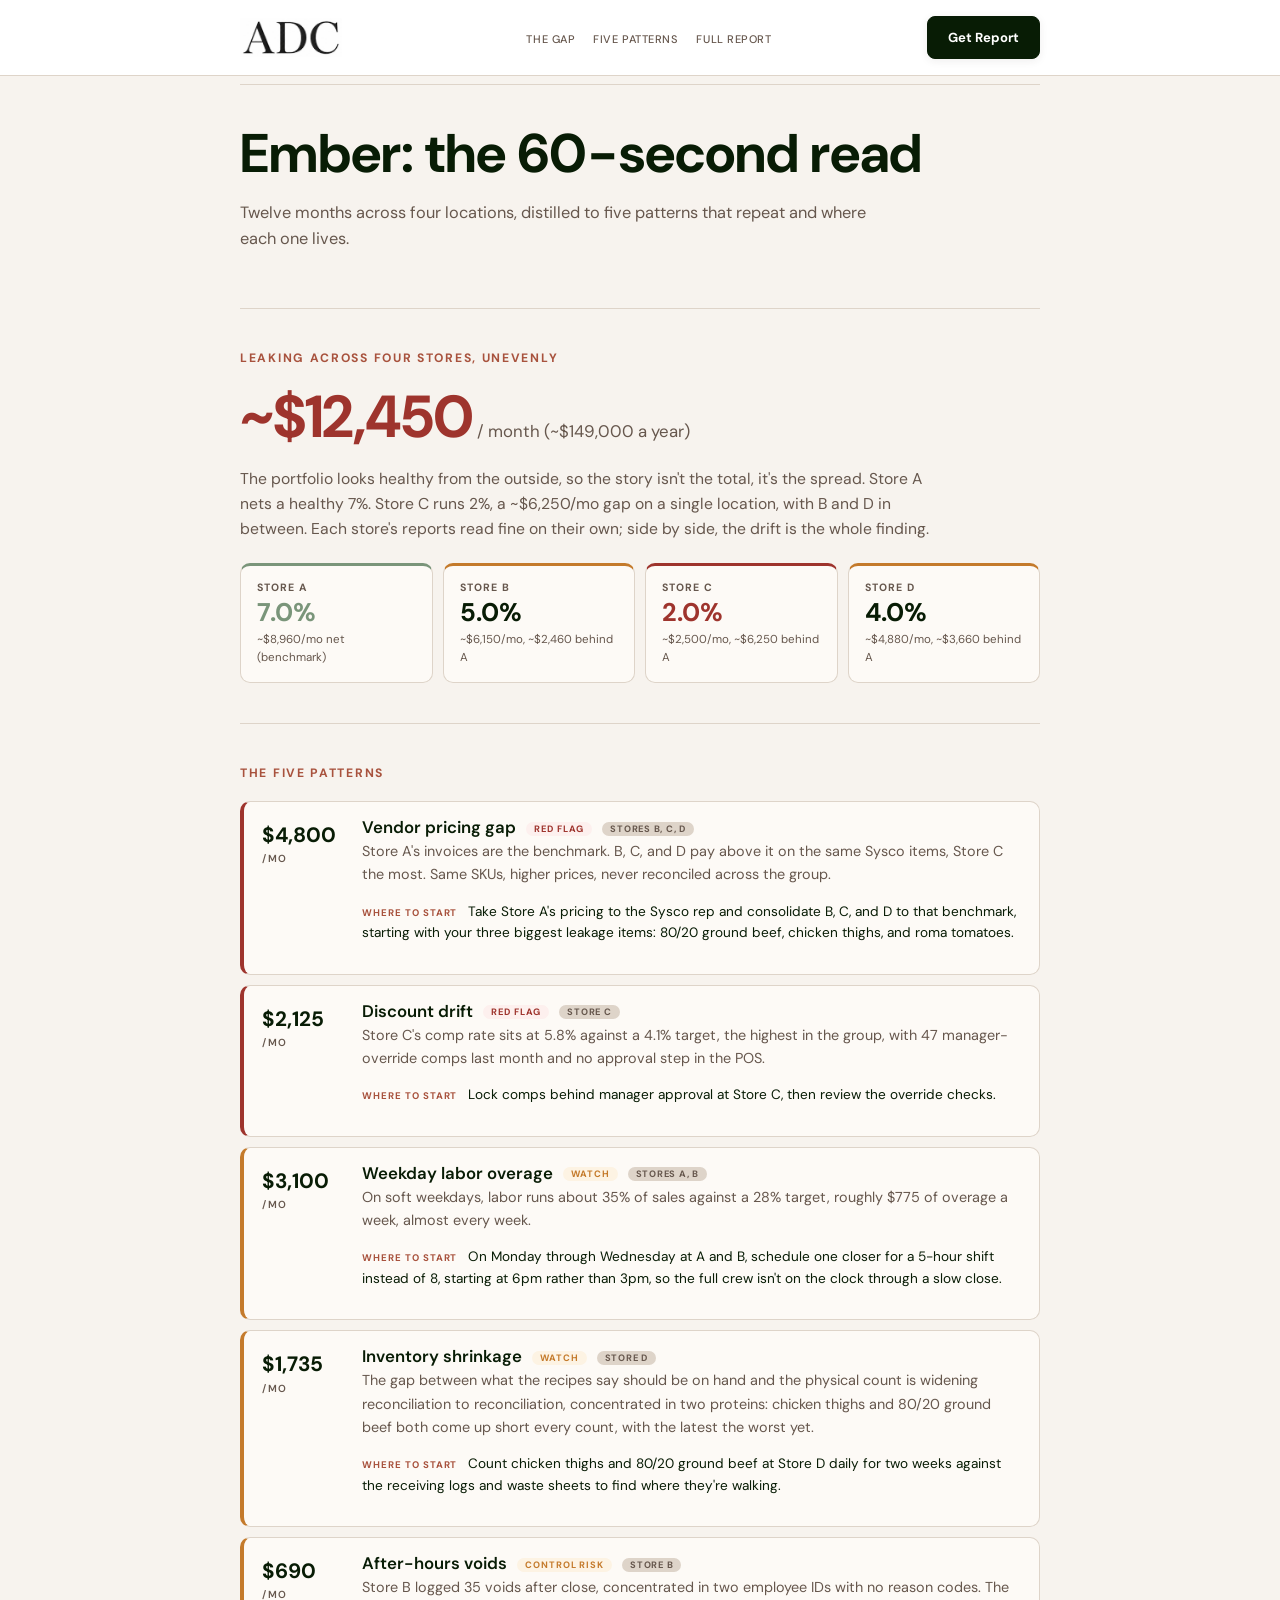
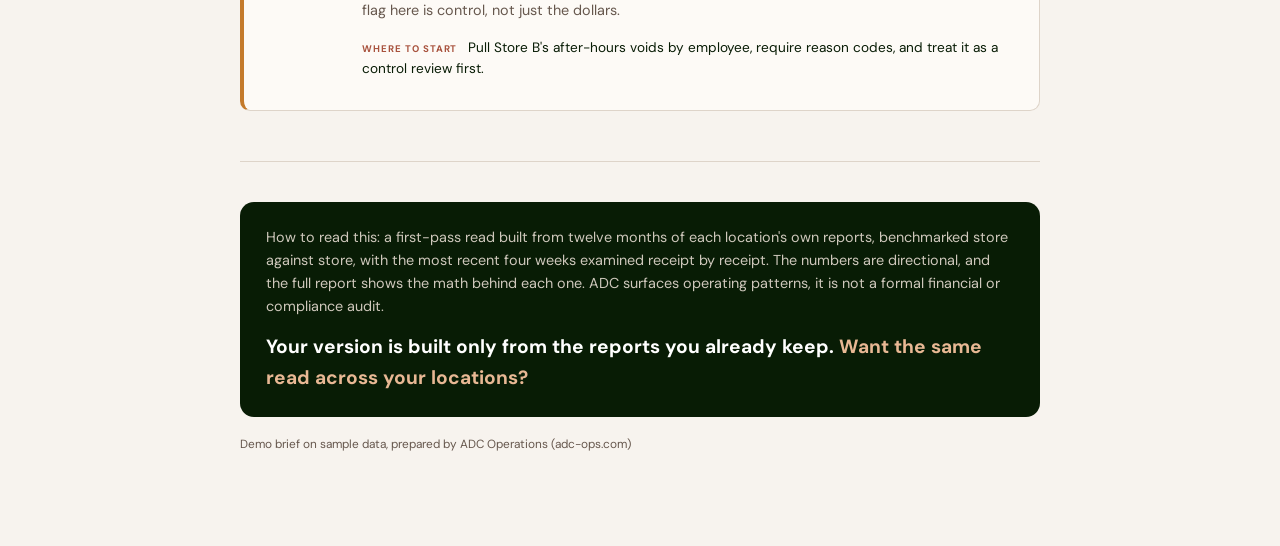
<file: red-flag-brief-m.html>
<!DOCTYPE html>
<html lang="en">
<head>
  <meta charset="UTF-8" />
  <meta name="viewport" content="width=device-width, initial-scale=1.0" />
  <title>Ember — Red-Flag Brief</title>
  <link rel="icon" type="image/png" sizes="32x32" href="assets/adc-favicon-32.png" />
  <link href="https://fonts.googleapis.com/css2?family=Playfair+Display:wght@500;600;700&family=DM+Sans:wght@300;400;500;600;700&display=swap" rel="stylesheet">
  <style>
    :root {
      --bg:#F7F3EE; --bg-alt:#F0EAE0; --bg-card:#FDFAF6;
      --espresso:#081c05; --espresso-hi:#12330d; --clay:#A8523D;
      --red-flag:#9E342D; --red-bg:#FDF0EE;
      --amber:#C47A2B; --amber-bg:#FDF3E3;
      --sage:#7A957A; --taupe:#342A23; --taupe-mid:#66574D;
      --sand:#CDBFAF; --sand-light:#DED4C9;
      --cream:#FDFAF6;
      --shadow-sm:0 2px 8px rgba(52,42,35,.08);
      --shadow-md:0 8px 24px rgba(52,42,35,.12);
      --font-display:'DM Sans', system-ui, sans-serif;
      --font-body:'DM Sans', system-ui, sans-serif;
    }

    * { box-sizing: border-box; }

    html, body {
      margin: 0;
      min-height: 100%;
      overflow-x: hidden;
      background: var(--bg);
      color: var(--taupe);
      font-family: "DM Sans", system-ui, -apple-system, BlinkMacSystemFont, "Segoe UI", sans-serif;
      font-size: 16px;
      line-height: 1.6;
    }

    html { scroll-padding-top: 112px; }
    body { padding: 84px 0 0; }

    a { color: var(--clay); text-decoration-thickness: 1px; text-underline-offset: 3px; }

    .page { width: 100%; max-width: 840px; margin: 0 auto; padding: 0 20px 40px; }

    /* ---- nav (shared with red-flag-brief-s.html) ---- */
    nav {
      position: fixed; top: 0; left: 0; right: 0; z-index: 100;
      padding: 16px 0; background: #fff;
      border-bottom: 1px solid var(--sand-light); backdrop-filter: blur(12px);
    }
    .nav-inner {
      width: 100%; max-width: 840px; margin: 0 auto; padding: 0 20px; min-height: 40px;
      display: grid; grid-template-columns: 1fr auto 1fr; align-items: center;
    }
    .nav-logo { display: inline-flex; align-items: center; flex-shrink: 0; }
    .nav-logo img { width: auto; height: auto; max-height: 40px; object-fit: contain; }
    .nav-links { display: flex; align-items: center; gap: 0; margin: 0; padding: 0; list-style: none; }
    .nav-links a {
      margin-left: 18px; color: var(--taupe-mid); font-size: 11px; font-weight: 500;
      letter-spacing: .05em; text-transform: uppercase; text-decoration: none; transition: color .18s;
    }
    .nav-links a:hover { color: var(--red-flag); }
    .btn {
      display: inline-flex; align-items: center; justify-content: center; min-height: 42px;
      padding: 10px 18px; border-radius: 8px; border: 1px solid var(--espresso);
      background: var(--espresso); color: var(--cream); font-size: .9rem; font-weight: 700;
      text-decoration: none; white-space: nowrap; box-shadow: var(--shadow-sm);
    }
    .btn-primary { background: var(--espresso); color: #fff; }
    .btn-primary:hover { background: var(--espresso-hi); transform: translateY(-1px); }
    .nav-cta { justify-self: end; min-height: auto; padding: 10px 20px; font-size: .82rem; }

    /* ---- header + sections (shared rhythm) ---- */
    .page > header, .page > section { border-top: 1px solid var(--sand-light); padding: 40px 0; }
    header { border-top: 0; padding-top: 48px; }

    h1, h2, h3 {
      margin: 0; color: var(--espresso);
      font-family: "DM Sans", system-ui, -apple-system, BlinkMacSystemFont, "Segoe UI", sans-serif;
      line-height: 1.08; letter-spacing: 0;
    }
    h1 { max-width: 720px; font-size: clamp(2.1rem, 6.5vw, 3.4rem); font-weight: 700; }
    .subtitle { margin-top: 16px; max-width: 60ch; color: var(--taupe-mid); font-size: 1.02rem; }
    .section-label { display: block; margin-bottom: 18px; color: var(--clay); font-size: .76rem; font-weight: 700; letter-spacing: .14em; text-transform: uppercase; }

    /* ---- the gap ---- */
    .gap-big { font-weight: 700; color: var(--red-flag); font-size: clamp(2.6rem, 8vw, 3.7rem); line-height: 1; letter-spacing: -.02em; }
    .gap-big small { font-family: var(--font-body); font-size: 1.05rem; font-weight: 400; color: var(--taupe-mid); letter-spacing: 0; }
    .gap-note { margin-top: 20px; max-width: 64ch; color: var(--taupe-mid); font-size: .98rem; }

    /* ---- per-store strip (the multi signature) ---- */
    .stores { display: grid; grid-template-columns: repeat(4, 1fr); gap: 10px; margin-top: 22px; }
    .store { padding: 14px 16px; border-radius: 10px; background: var(--bg-card); border: 1px solid var(--sand-light); border-top: 3px solid var(--amber); }
    .store.bench { border-top-color: var(--sage); }
    .store.worst { border-top-color: var(--red-flag); }
    .store .s-name { font-size: .66rem; font-weight: 700; letter-spacing: .1em; text-transform: uppercase; color: var(--taupe-mid); }
    .store .s-pct { font-size: 1.6rem; font-weight: 700; color: var(--espresso); margin-top: 3px; line-height: 1; }
    .store.worst .s-pct { color: var(--red-flag); }
    .store.bench .s-pct { color: var(--sage); }
    .store .s-tag { font-size: .72rem; color: var(--taupe-mid); margin-top: 5px; }

    /* ---- the five patterns ---- */
    .flag {
      display: flex; gap: 16px; align-items: flex-start; padding: 16px 18px; margin-bottom: 10px;
      background: var(--bg-card); border: 1px solid var(--sand-light); border-left: 4px solid var(--amber); border-radius: 10px;
    }
    .flag.red { border-left-color: var(--red-flag); }
    .amt { flex: 0 0 auto; min-width: 84px; font-weight: 700; font-size: 1.3rem; color: var(--espresso); }
    .amt span { display: block; font-size: .64rem; font-weight: 600; letter-spacing: .1em; text-transform: uppercase; color: var(--taupe-mid); }
    .flag h3 { font-size: 1.05rem; font-weight: 600; }
    .flag p { font-size: .9rem; color: var(--taupe-mid); margin-top: 4px; }
    .flag .move { margin-top: 9px; font-size: .85rem; color: var(--espresso); }
    .move-label { font-weight: 700; font-size: .6rem; letter-spacing: .1em; text-transform: uppercase; color: var(--clay); margin-right: 7px; }
    .tag { display: inline-block; font-size: .58rem; font-weight: 700; letter-spacing: .1em; text-transform: uppercase; padding: 2px 8px; border-radius: 999px; margin-left: 6px; vertical-align: middle; }
    .tag.red { background: var(--red-bg); color: var(--red-flag); }
    .tag.amber { background: var(--amber-bg); color: var(--amber); }
    .loc { display: inline-block; font-size: .58rem; font-weight: 700; letter-spacing: .08em; text-transform: uppercase; padding: 2px 8px; border-radius: 999px; margin-left: 6px; vertical-align: middle; background: var(--sand-light); color: var(--taupe-mid); }

    /* ---- footer ---- */
    .closing { border-top: 1px solid var(--sand-light); padding: 36px 0 0; }
    .closing-card { padding: 24px 26px; border-radius: 14px; background: var(--espresso); color: #EFE9E0; }
    .closing-card .how { font-size: .9rem; color: #CFC8BC; }
    .closing-card .cta { margin-top: 14px; font-size: 1.2rem; font-weight: 700; color: #fff; }
    .closing-card .cta span { color: #E8B894; }
    .fineprint { margin-top: 18px; font-size: .74rem; color: var(--taupe-mid); }

    @media (max-width: 600px) {
      nav { padding: 12px 0; }
      .nav-links { display: none; }
      .stores { grid-template-columns: repeat(2, 1fr); }
      .flag { padding: 14px; gap: 12px; }
      .amt { min-width: 72px; font-size: 1.15rem; }
    }
  </style>
</head>
<body>
  <nav>
    <div class="nav-inner">
      <a href="/#hero" class="nav-logo" aria-label="ADC Operations home">
        <img src="assets/adc-new-logo-header-optimized.jpg" width="480" height="189" alt="ADC Operations" decoding="async" fetchpriority="high" />
      </a>
      <ul class="nav-links">
        <li><a href="#gap">The Gap</a></li>
        <li><a href="#patterns">Five Patterns</a></li>
        <li><a href="/red-flags-report">Full Report</a></li>
      </ul>
      <a class="btn btn-primary nav-cta" href="/#cta">Get Report</a>
    </div>
  </nav>

  <main class="page">
    <header>
      <h1>Ember: the 60-second read</h1>
      <p class="subtitle">Twelve months across four locations, distilled to five patterns that repeat and where each one lives.</p>
    </header>

    <section id="gap" aria-labelledby="gap-label">
      <span class="section-label" id="gap-label">Leaking across four stores, unevenly</span>
      <div class="gap-big">~$12,450<small> / month (~$149,000 a year)</small></div>
      <p class="gap-note">The portfolio looks healthy from the outside, so the story isn't the total, it's the spread. Store A nets a healthy 7%. Store C runs 2%, a ~$6,250/mo gap on a single location, with B and D in between. Each store's reports read fine on their own; side by side, the drift is the whole finding.</p>

      <div class="stores">
        <div class="store bench">
          <div class="s-name">Store A</div>
          <div class="s-pct">7.0%</div>
          <div class="s-tag">~$8,960/mo net (benchmark)</div>
        </div>
        <div class="store">
          <div class="s-name">Store B</div>
          <div class="s-pct">5.0%</div>
          <div class="s-tag">~$6,150/mo, ~$2,460 behind A</div>
        </div>
        <div class="store worst">
          <div class="s-name">Store C</div>
          <div class="s-pct">2.0%</div>
          <div class="s-tag">~$2,500/mo, ~$6,250 behind A</div>
        </div>
        <div class="store">
          <div class="s-name">Store D</div>
          <div class="s-pct">4.0%</div>
          <div class="s-tag">~$4,880/mo, ~$3,660 behind A</div>
        </div>
      </div>
    </section>

    <section id="patterns" aria-labelledby="patterns-label">
      <span class="section-label" id="patterns-label">The five patterns</span>

      <div class="flag red">
        <div class="amt">$4,800<span>/mo</span></div>
        <div>
          <h3>Vendor pricing gap <span class="tag red">Red flag</span> <span class="loc">Stores B, C, D</span></h3>
          <p>Store A's invoices are the benchmark. B, C, and D pay above it on the same Sysco items, Store C the most. Same SKUs, higher prices, never reconciled across the group.</p>
          <p class="move"><span class="move-label">Where to start</span> Take Store A's pricing to the Sysco rep and consolidate B, C, and D to that benchmark, starting with your three biggest leakage items: 80/20 ground beef, chicken thighs, and roma tomatoes.</p>
        </div>
      </div>

      <div class="flag red">
        <div class="amt">$2,125<span>/mo</span></div>
        <div>
          <h3>Discount drift <span class="tag red">Red flag</span> <span class="loc">Store C</span></h3>
          <p>Store C's comp rate sits at 5.8% against a 4.1% target, the highest in the group, with 47 manager-override comps last month and no approval step in the POS.</p>
          <p class="move"><span class="move-label">Where to start</span> Lock comps behind manager approval at Store C, then review the override checks.</p>
        </div>
      </div>

      <div class="flag">
        <div class="amt">$3,100<span>/mo</span></div>
        <div>
          <h3>Weekday labor overage <span class="tag amber">Watch</span> <span class="loc">Stores A, B</span></h3>
          <p>On soft weekdays, labor runs about 35% of sales against a 28% target, roughly $775 of overage a week, almost every week.</p>
          <p class="move"><span class="move-label">Where to start</span> On Monday through Wednesday at A and B, schedule one closer for a 5-hour shift instead of 8, starting at 6pm rather than 3pm, so the full crew isn't on the clock through a slow close.</p>
        </div>
      </div>

      <div class="flag">
        <div class="amt">$1,735<span>/mo</span></div>
        <div>
          <h3>Inventory shrinkage <span class="tag amber">Watch</span> <span class="loc">Store D</span></h3>
          <p>The gap between what the recipes say should be on hand and the physical count is widening reconciliation to reconciliation, concentrated in two proteins: chicken thighs and 80/20 ground beef both come up short every count, with the latest the worst yet.</p>
          <p class="move"><span class="move-label">Where to start</span> Count chicken thighs and 80/20 ground beef at Store D daily for two weeks against the receiving logs and waste sheets to find where they're walking.</p>
        </div>
      </div>

      <div class="flag">
        <div class="amt">$690<span>/mo</span></div>
        <div>
          <h3>After-hours voids <span class="tag amber">Control risk</span> <span class="loc">Store B</span></h3>
          <p>Store B logged 35 voids after close, concentrated in two employee IDs with no reason codes. The flag here is control, not just the dollars.</p>
          <p class="move"><span class="move-label">Where to start</span> Pull Store B's after-hours voids by employee, require reason codes, and treat it as a control review first.</p>
        </div>
      </div>
    </section>

    <section class="closing">
      <div class="closing-card">
        <div class="how">How to read this: a first-pass read built from twelve months of each location's own reports, benchmarked store against store, with the most recent four weeks examined receipt by receipt. The numbers are directional, and the full report shows the math behind each one. ADC surfaces operating patterns, it is not a formal financial or compliance audit.</div>
        <div class="cta">Your version is built only from the reports you already keep. <span>Want the same read across your locations?</span></div>
      </div>
      <p class="fineprint">Demo brief on sample data, prepared by ADC Operations (adc-ops.com)</p>
    </section>
  </main>
</body>
</html>
</file>
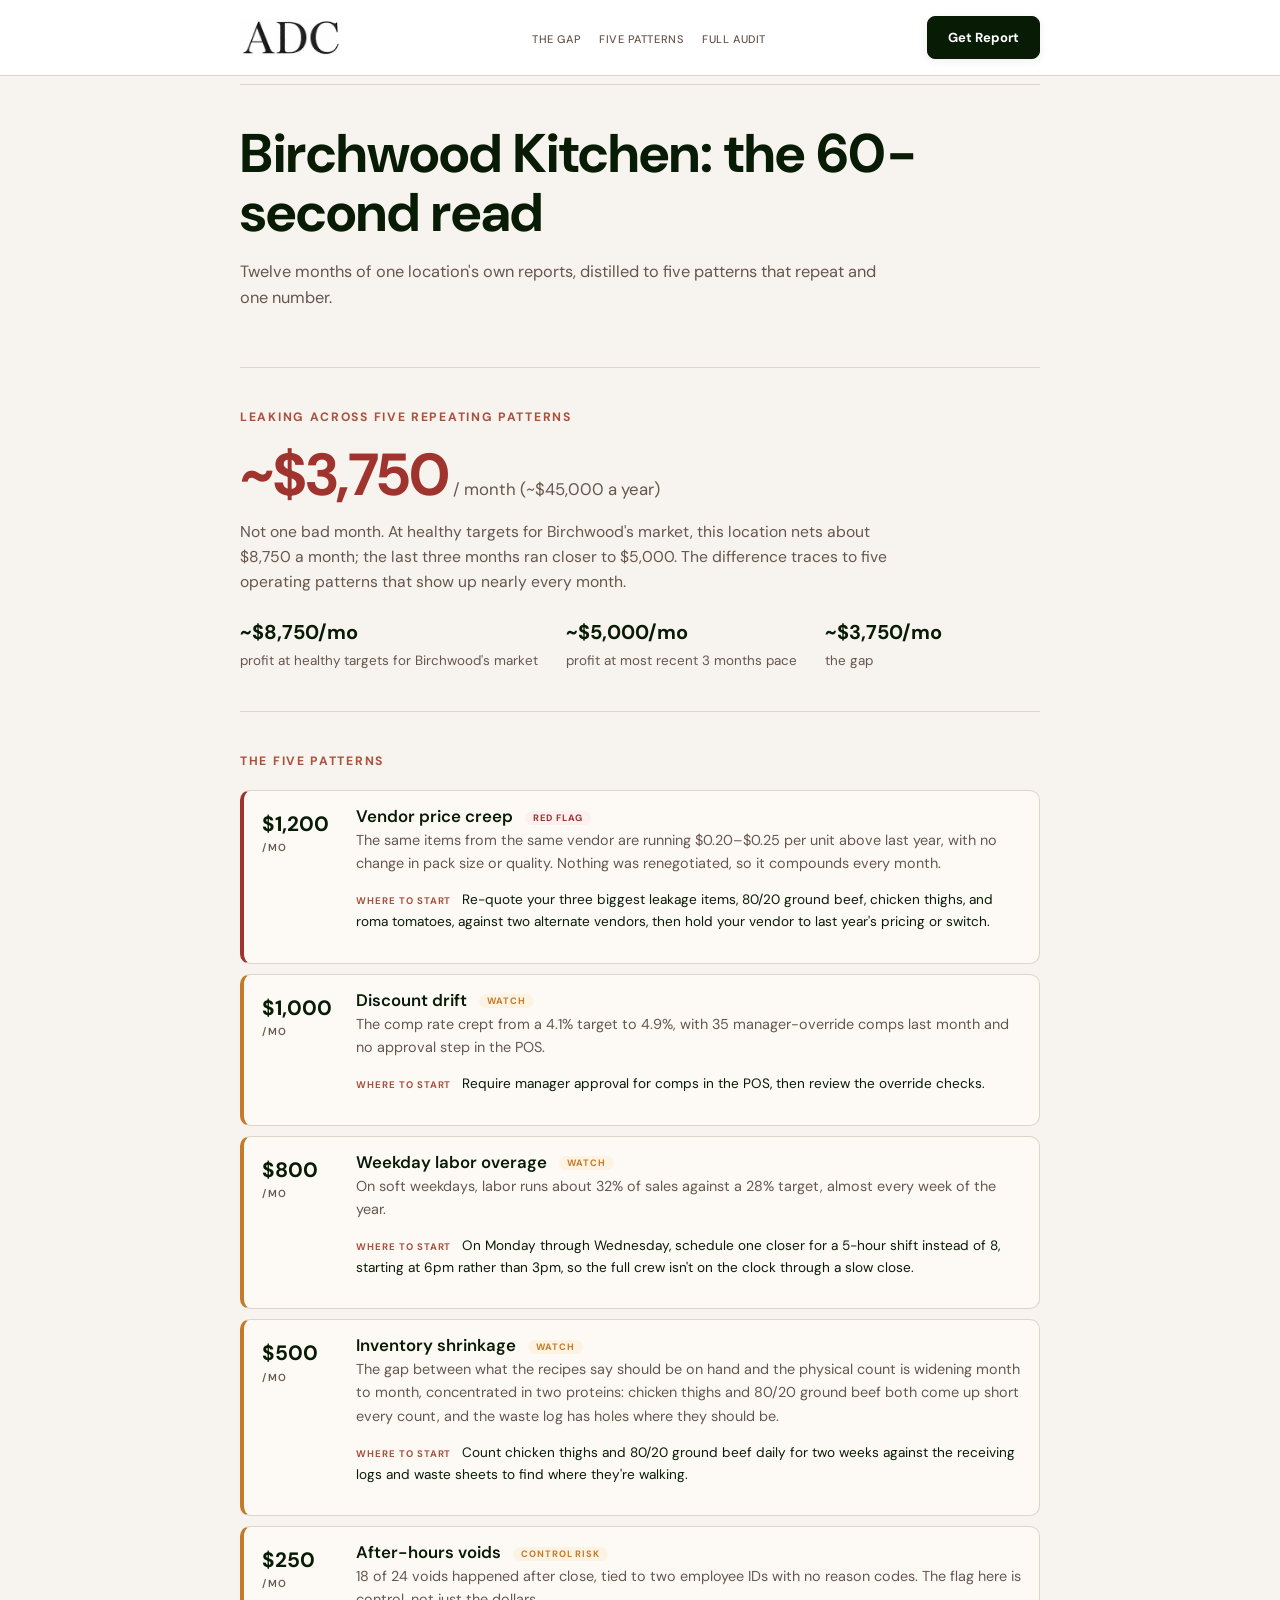
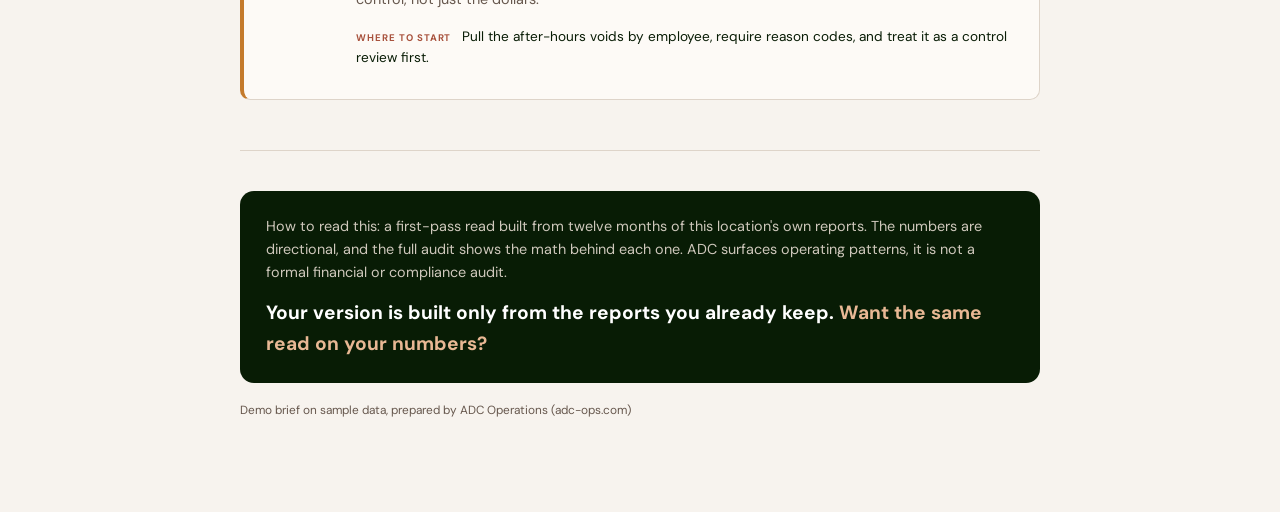
<file: red-flag-brief-s.html>
<!DOCTYPE html>
<html lang="en">
<head>
  <meta charset="UTF-8" />
  <meta name="viewport" content="width=device-width, initial-scale=1.0" />
  <title>Birchwood Kitchen — Red-Flag Brief</title>
  <link rel="icon" type="image/png" sizes="32x32" href="assets/adc-favicon-32.png" />
  <link href="https://fonts.googleapis.com/css2?family=Playfair+Display:wght@500;600;700&family=DM+Sans:wght@300;400;500;600;700&display=swap" rel="stylesheet">
  <style>
    :root {
      --bg:#F7F3EE; --bg-alt:#F0EAE0; --bg-card:#FDFAF6;
      --espresso:#081c05; --espresso-hi:#12330d; --clay:#A8523D;
      --red-flag:#9E342D; --red-bg:#FDF0EE;
      --amber:#C47A2B; --amber-bg:#FDF3E3;
      --sage:#7A957A; --taupe:#342A23; --taupe-mid:#66574D;
      --sand:#CDBFAF; --sand-light:#DED4C9;
      --cream:#FDFAF6;
      --shadow-sm:0 2px 8px rgba(52,42,35,.08);
      --shadow-md:0 8px 24px rgba(52,42,35,.12);
      --font-display:'DM Sans', system-ui, sans-serif;
      --font-body:'DM Sans', system-ui, sans-serif;
    }

    * { box-sizing: border-box; }

    html, body {
      margin: 0;
      min-height: 100%;
      overflow-x: hidden;
      background: var(--bg);
      color: var(--taupe);
      font-family: "DM Sans", system-ui, -apple-system, BlinkMacSystemFont, "Segoe UI", sans-serif;
      font-size: 16px;
      line-height: 1.6;
    }

    html { scroll-padding-top: 112px; }
    body { padding: 84px 0 0; }

    a { color: var(--clay); text-decoration-thickness: 1px; text-underline-offset: 3px; }

    .page { width: 100%; max-width: 840px; margin: 0 auto; padding: 0 20px 40px; }

    /* ---- nav (shared with red-flag-audit-s.html) ---- */
    nav {
      position: fixed; top: 0; left: 0; right: 0; z-index: 100;
      padding: 16px 0; background: #fff;
      border-bottom: 1px solid var(--sand-light); backdrop-filter: blur(12px);
    }
    .nav-inner {
      width: 100%; max-width: 840px; margin: 0 auto; padding: 0 20px; min-height: 40px;
      display: grid; grid-template-columns: 1fr auto 1fr; align-items: center;
    }
    .nav-logo { display: inline-flex; align-items: center; flex-shrink: 0; }
    .nav-logo img { width: auto; height: auto; max-height: 40px; object-fit: contain; }
    .nav-links { display: flex; align-items: center; gap: 0; margin: 0; padding: 0; list-style: none; }
    .nav-links a {
      margin-left: 18px; color: var(--taupe-mid); font-size: 11px; font-weight: 500;
      letter-spacing: .05em; text-transform: uppercase; text-decoration: none; transition: color .18s;
    }
    .nav-links a:hover { color: var(--red-flag); }
    .btn {
      display: inline-flex; align-items: center; justify-content: center; min-height: 42px;
      padding: 10px 18px; border-radius: 8px; border: 1px solid var(--espresso);
      background: var(--espresso); color: var(--cream); font-size: .9rem; font-weight: 700;
      text-decoration: none; white-space: nowrap; box-shadow: var(--shadow-sm);
    }
    .btn-primary { background: var(--espresso); color: #fff; }
    .btn-primary:hover { background: var(--espresso-hi); transform: translateY(-1px); }
    .nav-cta { justify-self: end; min-height: auto; padding: 10px 20px; font-size: .82rem; }

    /* ---- header + sections (shared rhythm) ---- */
    .page > header, .page > section { border-top: 1px solid var(--sand-light); padding: 40px 0; }
    header { border-top: 0; padding-top: 48px; }

    h1, h2, h3 {
      margin: 0; color: var(--espresso);
      font-family: "DM Sans", system-ui, -apple-system, BlinkMacSystemFont, "Segoe UI", sans-serif;
      line-height: 1.08; letter-spacing: 0;
    }
    h1 { max-width: 720px; font-size: clamp(2.1rem, 6.5vw, 3.4rem); font-weight: 700; }
    .subtitle { margin-top: 16px; max-width: 60ch; color: var(--taupe-mid); font-size: 1.02rem; }
    .section-label { display: block; margin-bottom: 18px; color: var(--clay); font-size: .76rem; font-weight: 700; letter-spacing: .14em; text-transform: uppercase; }

    /* ---- the gap ---- */
    .gap-big { font-weight: 700; color: var(--red-flag); font-size: clamp(2.6rem, 8vw, 3.7rem); line-height: 1; letter-spacing: -.02em; }
    .gap-big small { font-family: var(--font-body); font-size: 1.05rem; font-weight: 400; color: var(--taupe-mid); letter-spacing: 0; }
    .gap-note { margin-top: 14px; max-width: 62ch; color: var(--taupe-mid); font-size: .98rem; }
    .gap-compare { display: flex; gap: 28px; margin-top: 22px; flex-wrap: wrap; }
    .gap-compare div { font-size: .84rem; color: var(--taupe-mid); }
    .gap-compare strong { display: block; font-size: 1.25rem; color: var(--espresso); font-weight: 700; margin-bottom: 2px; }

    /* ---- the five patterns ---- */
    .flag {
      display: flex; gap: 16px; align-items: flex-start; padding: 16px 18px; margin-bottom: 10px;
      background: var(--bg-card); border: 1px solid var(--sand-light); border-left: 4px solid var(--amber); border-radius: 10px;
    }
    .flag.red { border-left-color: var(--red-flag); }
    .amt { flex: 0 0 auto; min-width: 78px; font-weight: 700; font-size: 1.3rem; color: var(--espresso); }
    .amt span { display: block; font-size: .64rem; font-weight: 600; letter-spacing: .1em; text-transform: uppercase; color: var(--taupe-mid); }
    .flag h3 { font-size: 1.05rem; font-weight: 600; }
    .flag p { font-size: .9rem; color: var(--taupe-mid); margin-top: 4px; }
    .flag .move { margin-top: 9px; font-size: .85rem; color: var(--espresso); }
    .move-label { font-weight: 700; font-size: .6rem; letter-spacing: .1em; text-transform: uppercase; color: var(--clay); margin-right: 7px; }
    .tag { display: inline-block; font-size: .58rem; font-weight: 700; letter-spacing: .1em; text-transform: uppercase; padding: 2px 8px; border-radius: 999px; margin-left: 8px; vertical-align: middle; }
    .tag.red { background: var(--red-bg); color: var(--red-flag); }
    .tag.amber { background: var(--amber-bg); color: var(--amber); }

    /* ---- footer ---- */
    .closing { border-top: 1px solid var(--sand-light); padding: 36px 0 0; }
    .closing-card { padding: 24px 26px; border-radius: 14px; background: var(--espresso); color: #EFE9E0; }
    .closing-card .how { font-size: .9rem; color: #CFC8BC; }
    .closing-card .cta { margin-top: 14px; font-size: 1.2rem; font-weight: 700; color: #fff; }
    .closing-card .cta span { color: #E8B894; }
    .fineprint { margin-top: 18px; font-size: .74rem; color: var(--taupe-mid); }

    @media (max-width: 600px) {
      nav { padding: 12px 0; }
      .nav-links { display: none; }
      .flag { padding: 14px; gap: 12px; }
      .amt { min-width: 66px; font-size: 1.15rem; }
    }
  </style>
</head>
<body>
  <nav>
    <div class="nav-inner">
      <a href="/#hero" class="nav-logo" aria-label="ADC Operations home">
        <img src="assets/adc-new-logo-header-optimized.jpg" width="480" height="189" alt="ADC Operations" decoding="async" fetchpriority="high" />
      </a>
      <ul class="nav-links">
        <li><a href="#gap">The Gap</a></li>
        <li><a href="#patterns">Five Patterns</a></li>
        <li><a href="/red-flag-audit-s">Full Audit</a></li>
      </ul>
      <a class="btn btn-primary nav-cta" href="/#cta">Get Report</a>
    </div>
  </nav>

  <main class="page">
    <header>
      <h1>Birchwood Kitchen: the 60-second read</h1>
      <p class="subtitle">Twelve months of one location's own reports, distilled to five patterns that repeat and one number.</p>
    </header>

    <section id="gap" aria-labelledby="gap-label">
      <span class="section-label" id="gap-label">Leaking across five repeating patterns</span>
      <div class="gap-big">~$3,750<small> / month (~$45,000 a year)</small></div>
      <p class="gap-note">Not one bad month. At healthy targets for Birchwood's market, this location nets about $8,750 a month; the last three months ran closer to $5,000. The difference traces to five operating patterns that show up nearly every month.</p>
      <div class="gap-compare">
        <div><strong>~$8,750/mo</strong>profit at healthy targets for Birchwood's market</div>
        <div><strong>~$5,000/mo</strong>profit at most recent 3 months pace</div>
        <div><strong>~$3,750/mo</strong>the gap</div>
      </div>
    </section>

    <section id="patterns" aria-labelledby="patterns-label">
      <span class="section-label" id="patterns-label">The five patterns</span>

      <div class="flag red">
        <div class="amt">$1,200<span>/mo</span></div>
        <div>
          <h3>Vendor price creep <span class="tag red">Red flag</span></h3>
          <p>The same items from the same vendor are running $0.20–$0.25 per unit above last year, with no change in pack size or quality. Nothing was renegotiated, so it compounds every month.</p>
          <p class="move"><span class="move-label">Where to start</span> Re-quote your three biggest leakage items, 80/20 ground beef, chicken thighs, and roma tomatoes, against two alternate vendors, then hold your vendor to last year's pricing or switch.</p>
        </div>
      </div>

      <div class="flag">
        <div class="amt">$1,000<span>/mo</span></div>
        <div>
          <h3>Discount drift <span class="tag amber">Watch</span></h3>
          <p>The comp rate crept from a 4.1% target to 4.9%, with 35 manager-override comps last month and no approval step in the POS.</p>
          <p class="move"><span class="move-label">Where to start</span> Require manager approval for comps in the POS, then review the override checks.</p>
        </div>
      </div>

      <div class="flag">
        <div class="amt">$800<span>/mo</span></div>
        <div>
          <h3>Weekday labor overage <span class="tag amber">Watch</span></h3>
          <p>On soft weekdays, labor runs about 32% of sales against a 28% target, almost every week of the year.</p>
          <p class="move"><span class="move-label">Where to start</span> On Monday through Wednesday, schedule one closer for a 5-hour shift instead of 8, starting at 6pm rather than 3pm, so the full crew isn't on the clock through a slow close.</p>
        </div>
      </div>

      <div class="flag">
        <div class="amt">$500<span>/mo</span></div>
        <div>
          <h3>Inventory shrinkage <span class="tag amber">Watch</span></h3>
          <p>The gap between what the recipes say should be on hand and the physical count is widening month to month, concentrated in two proteins: chicken thighs and 80/20 ground beef both come up short every count, and the waste log has holes where they should be.</p>
          <p class="move"><span class="move-label">Where to start</span> Count chicken thighs and 80/20 ground beef daily for two weeks against the receiving logs and waste sheets to find where they're walking.</p>
        </div>
      </div>

      <div class="flag">
        <div class="amt">$250<span>/mo</span></div>
        <div>
          <h3>After-hours voids <span class="tag amber">Control risk</span></h3>
          <p>18 of 24 voids happened after close, tied to two employee IDs with no reason codes. The flag here is control, not just the dollars.</p>
          <p class="move"><span class="move-label">Where to start</span> Pull the after-hours voids by employee, require reason codes, and treat it as a control review first.</p>
        </div>
      </div>
    </section>

    <section class="closing">
      <div class="closing-card">
        <div class="how">How to read this: a first-pass read built from twelve months of this location's own reports. The numbers are directional, and the full audit shows the math behind each one. ADC surfaces operating patterns, it is not a formal financial or compliance audit.</div>
        <div class="cta">Your version is built only from the reports you already keep. <span>Want the same read on your numbers?</span></div>
      </div>
      <p class="fineprint">Demo brief on sample data, prepared by ADC Operations (adc-ops.com)</p>
    </section>
  </main>
</body>
</html>
</file>
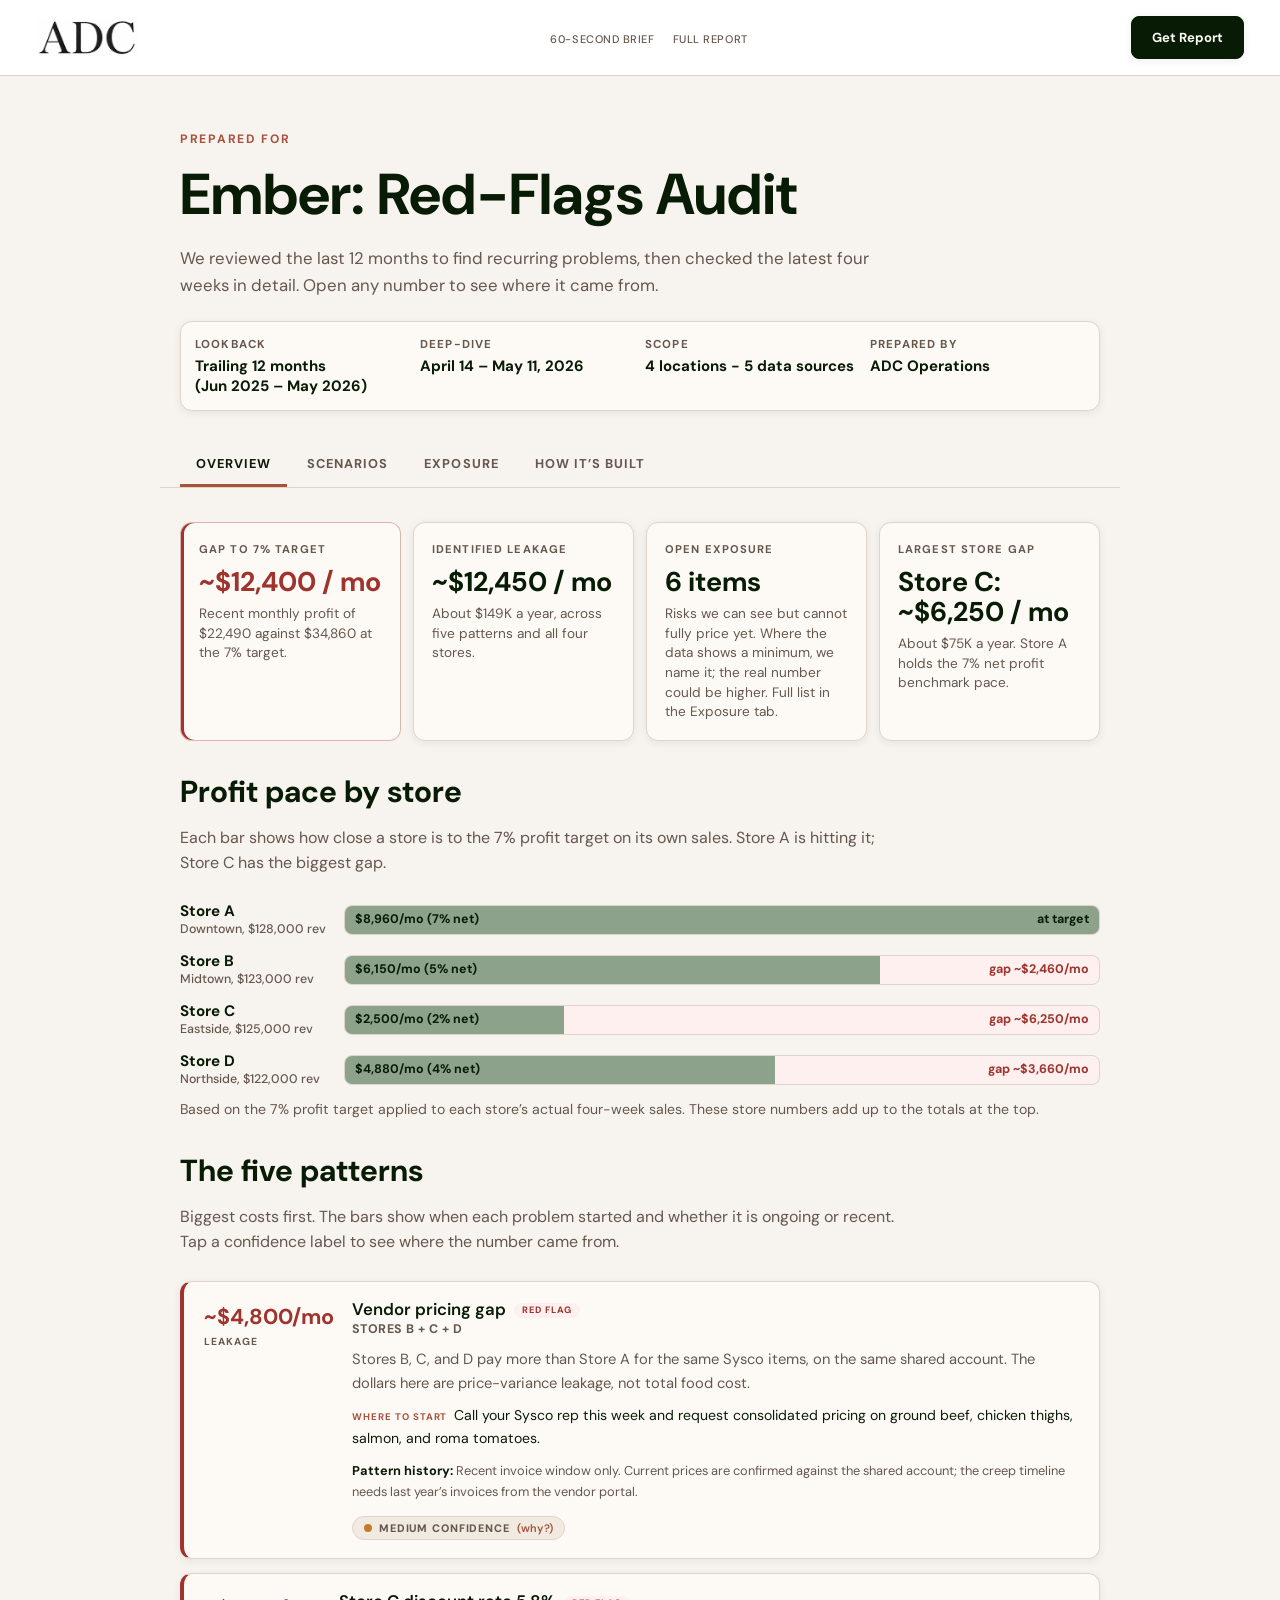
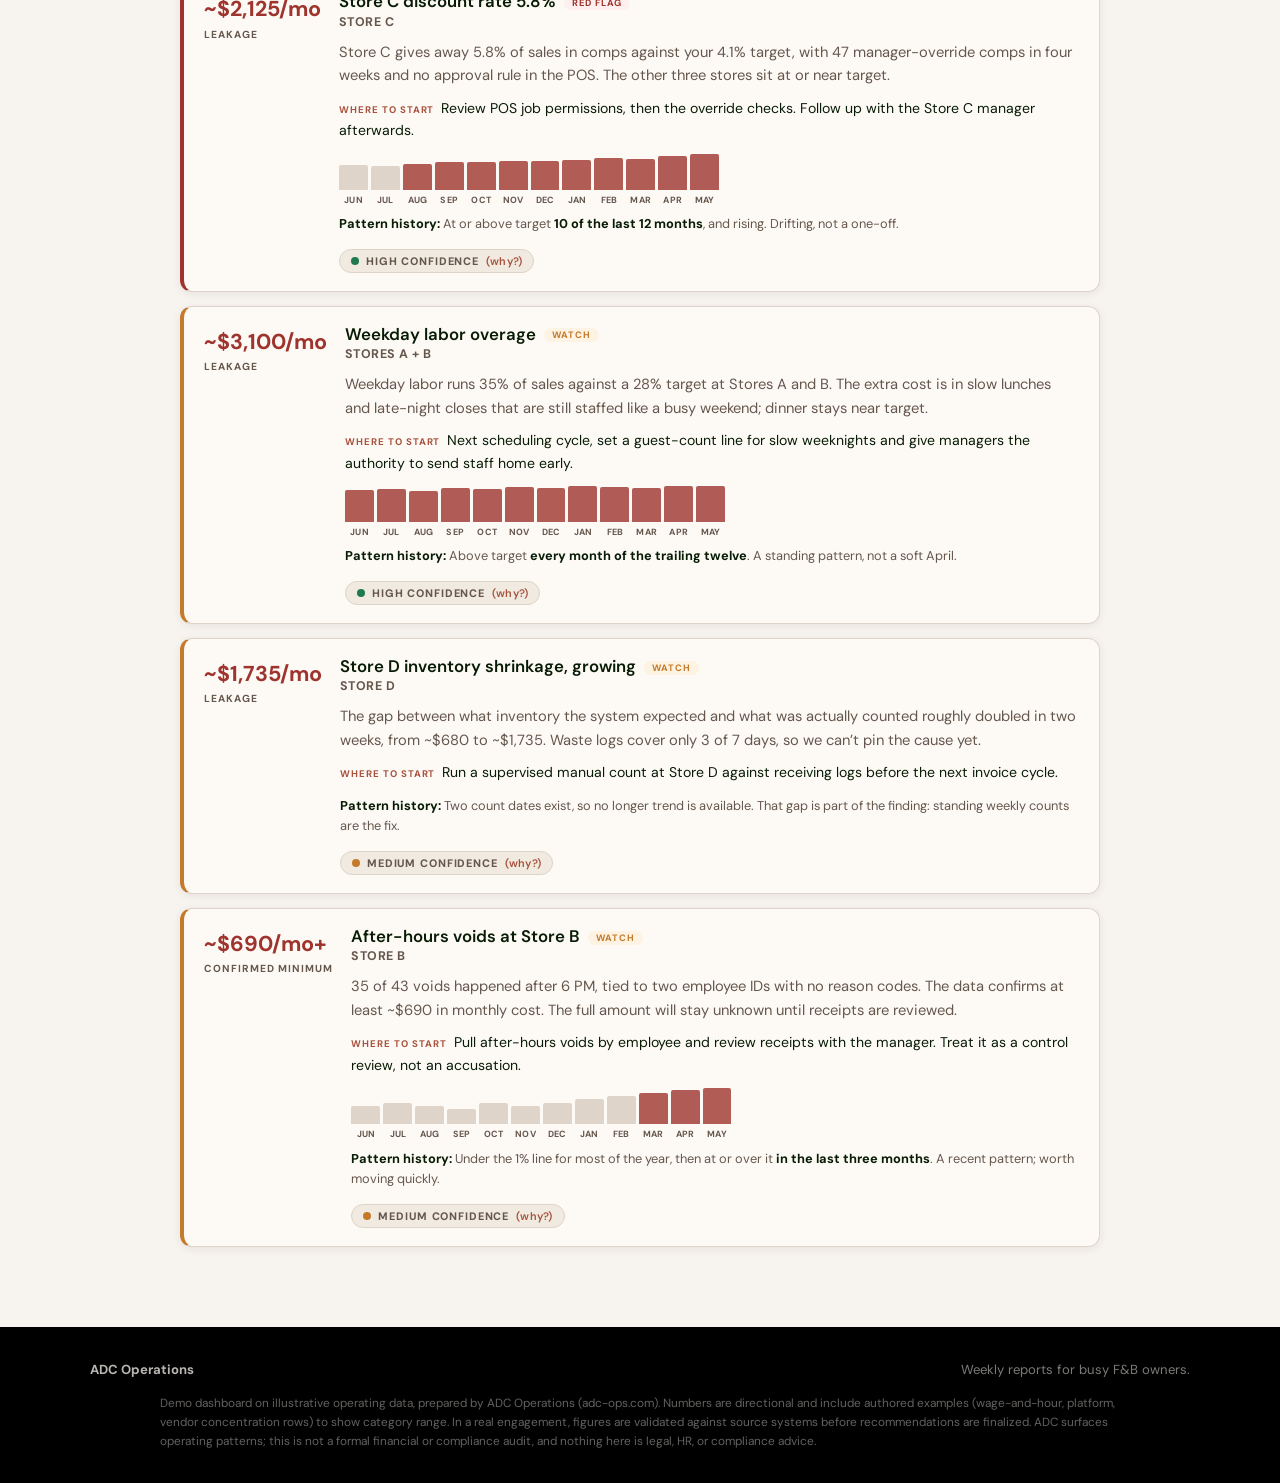
<file: red-flags-dashboard.html>
<!DOCTYPE html>
<html lang="en">
<head>
  <meta charset="UTF-8" />
  <meta name="viewport" content="width=device-width, initial-scale=1.0" />
  <title>Ember: Red-Flags Audit | ADC Operations</title>
  <meta name="description" content="A demo dashboard for a four-location restaurant showing 12 months of results, the profit gap, five red flags, an action plan, and the source of every number." />
  <link rel="icon" type="image/png" sizes="32x32" href="assets/adc-favicon-32.png" />
  <link href="https://fonts.googleapis.com/css2?family=Playfair+Display:wght@500;600;700&family=DM+Sans:wght@300;400;500;600;700&display=swap" rel="stylesheet">
  <style>
    :root {
      --bg:#F7F3EE; --bg-alt:#F0EAE0; --bg-card:#FDFAF6;
      --espresso:#081c05; --espresso-hi:#12330d; --clay:#A8523D;
      --red-flag:#9E342D; --red-bg:#FDF0EE;
      --amber:#C47A2B; --amber-bg:#FDF3E3;
      --green:#1f7a4d; --green-bg:#ECF4EE;
      --sage:#7A957A; --taupe:#342A23; --taupe-mid:#66574D;
      --sand:#CDBFAF; --sand-light:#DED4C9;
      --cream:#FDFAF6;
      --shadow-sm:0 2px 8px rgba(52,42,35,.08);
      --shadow-md:0 8px 24px rgba(52,42,35,.12);
      --nav-h:73px;
    }

    * { box-sizing: border-box; }

    html, body {
      margin: 0;
      min-height: 100%;
      overflow-x: hidden;
      background: var(--bg);
      color: var(--taupe);
      font-family: "DM Sans", system-ui, -apple-system, BlinkMacSystemFont, "Segoe UI", sans-serif;
      font-size: 16px;
      line-height: 1.6;
    }

    body { padding-top: 84px; }

    a { color: var(--clay); text-decoration-thickness: 1px; text-underline-offset: 3px; }

    .page { width: 100%; max-width: 960px; margin: 0 auto; padding: 0 20px 40px; }

    /* ---- nav (shared with report pages) ---- */
    nav.site {
      position: fixed; top: 0; left: 0; right: 0; z-index: 100;
      padding: 16px 36px; background: #fff;
      border-bottom: 1px solid var(--sand-light); backdrop-filter: blur(12px);
    }
    .nav-inner {
      width: 100%; min-height: 40px;
      display: grid; grid-template-columns: 1fr auto 1fr; align-items: center;
    }
    .nav-logo { display: inline-flex; align-items: center; flex-shrink: 0; }
    .nav-logo img { width: auto; height: auto; max-height: 40px; object-fit: contain; }
    .nav-links { display: flex; align-items: center; margin: 0; padding: 0; list-style: none; }
    .nav-links a {
      margin-left: 18px; color: var(--taupe-mid); font-size: 11px; font-weight: 500;
      letter-spacing: .05em; text-transform: uppercase; text-decoration: none; transition: color .18s;
    }
    .nav-links a:hover { color: var(--red-flag); }
    .btn {
      display: inline-flex; align-items: center; justify-content: center; min-height: 42px;
      padding: 10px 18px; border-radius: 8px; border: 1px solid var(--espresso);
      background: var(--espresso); color: var(--cream); font-size: .9rem; font-weight: 700;
      text-decoration: none; white-space: nowrap; box-shadow: var(--shadow-sm);
    }
    .btn:hover { background: var(--espresso-hi); transform: translateY(-1px); }
    .nav-cta { justify-self: end; min-height: auto; padding: 10px 20px; font-size: .82rem; }

    /* ---- header ---- */
    header.report { padding: 46px 0 30px; }
    .eyebrow {
      display: block; margin-bottom: 14px; color: var(--clay);
      font-size: .76rem; font-weight: 700; letter-spacing: .14em; text-transform: uppercase;
    }
    h1, h2, h3 { margin: 0; color: var(--espresso); line-height: 1.1; letter-spacing: 0; }
    h1 { max-width: 760px; font-size: clamp(2.1rem, 6.5vw, 3.6rem); font-weight: 700; }
    h2 { margin-bottom: 16px; font-size: clamp(1.4rem, 4vw, 1.9rem); font-weight: 700; }
    h3 { font-size: 1.12rem; font-weight: 600; }
    p { margin: 0 0 14px; }
    .subtitle { max-width: 700px; margin: 18px 0 22px; color: var(--taupe-mid); font-size: 1.05rem; }

    .meta-strip {
      display: grid; grid-template-columns: repeat(4, minmax(0,1fr)); gap: 10px;
      padding: 14px; border: 1px solid var(--sand-light); border-radius: 12px;
      background: var(--bg-card); box-shadow: var(--shadow-sm);
    }
    .meta-item { overflow-wrap: anywhere; }
    .meta-item span {
      display: block; color: var(--taupe-mid);
      font-size: .72rem; font-weight: 700; letter-spacing: .1em; text-transform: uppercase;
    }
    .meta-item strong { display: block; margin-top: 3px; color: var(--espresso); font-size: .94rem; line-height: 1.3; }

    /* ---- lens tab bar ---- */
    .lens-bar {
      position: sticky; top: 84px; z-index: 90;
      margin: 0 -20px; padding: 0 20px;
      background: var(--bg);
      border-bottom: 1px solid var(--sand-light);
    }
    .lens-tabs {
      display: flex; gap: 4px; overflow-x: auto; -webkit-overflow-scrolling: touch;
      scrollbar-width: none;
    }
    .lens-tabs::-webkit-scrollbar { display: none; }
    .lens-tab {
      appearance: none; border: 0; background: none; cursor: pointer;
      padding: 14px 16px 12px; white-space: nowrap;
      color: var(--taupe-mid); font-family: inherit;
      font-size: .8rem; font-weight: 700; letter-spacing: .08em; text-transform: uppercase;
      border-bottom: 3px solid transparent; transition: color .15s;
    }
    .lens-tab:hover { color: var(--espresso); }
    .lens-tab[aria-selected="true"] { color: var(--espresso); border-bottom-color: var(--clay); }
    .lens-tab:focus-visible { outline: 2px solid var(--clay); outline-offset: -2px; border-radius: 6px; }

    .lens-panel { display: none; padding: 34px 0 10px; }
    .lens-panel.active { display: block; }
    .lens-intro { max-width: 720px; color: var(--taupe-mid); margin-bottom: 26px; }

    /* ---- stat cards ---- */
    .stat-grid { display: grid; grid-template-columns: repeat(4, minmax(0,1fr)); gap: 12px; margin-bottom: 34px; }
    .stat {
      min-width: 0; padding: 18px; border: 1px solid var(--sand-light);
      border-radius: 12px; background: var(--bg-card); box-shadow: var(--shadow-sm);
      overflow-wrap: anywhere;
    }
    .stat span {
      display: block; color: var(--taupe-mid);
      font-size: .7rem; font-weight: 700; letter-spacing: .1em; text-transform: uppercase;
    }
    .stat strong { display: block; margin-top: 8px; color: var(--espresso); font-size: clamp(1.3rem, 3.4vw, 1.7rem); line-height: 1.1; }
    .stat em { display: block; margin-top: 7px; color: var(--taupe-mid); font-style: normal; font-size: .85rem; line-height: 1.45; }
    .stat.gap { border-color: rgba(158,52,45,.35); box-shadow: inset 3px 0 0 var(--red-flag); }
    .stat.gap strong { color: var(--red-flag); }

    /* ---- store bars ---- */
    .store-bars { display: grid; gap: 14px; margin: 18px 0 8px; }
    .store-bar { display: grid; grid-template-columns: 150px 1fr; gap: 14px; align-items: center; }
    .store-bar .sb-name { font-weight: 700; color: var(--espresso); font-size: .95rem; line-height: 1.3; }
    .store-bar .sb-name small { display: block; font-weight: 500; color: var(--taupe-mid); font-size: .78rem; }
    .sb-track {
      position: relative; height: 30px; border-radius: 8px;
      background: var(--red-bg); border: 1px solid var(--sand-light); overflow: hidden;
    }
    .sb-fill { position: absolute; inset: 0 auto 0 0; background: var(--sage); opacity: .85; }
    .sb-label {
      position: absolute; inset: 0; display: flex; align-items: center; justify-content: space-between;
      padding: 0 10px; font-size: .78rem; font-weight: 700; color: var(--espresso); white-space: nowrap;
    }
    .sb-label .lose { color: var(--red-flag); }
    .bars-note { color: var(--taupe-mid); font-size: .88rem; margin: 10px 0 34px; }

    /* ---- flag cards ---- */
    .flag-list { display: grid; gap: 14px; }
    .flag-card {
      display: flex; gap: 18px; align-items: flex-start;
      padding: 18px 20px; background: var(--bg-card);
      border: 1px solid var(--sand-light); border-left: 4px solid var(--amber); border-radius: 12px;
      box-shadow: var(--shadow-sm);
    }
    .flag-card.red { border-left-color: var(--red-flag); }
    .flag-amt { flex: 0 0 auto; min-width: 92px; font-weight: 700; font-size: 1.35rem; color: var(--red-flag); }
    .flag-amt small { display: block; font-size: .64rem; font-weight: 700; letter-spacing: .1em; text-transform: uppercase; color: var(--taupe-mid); }
    .flag-body { flex: 1; min-width: 0; }
    .flag-body h3 { font-size: 1.05rem; }
    .tag {
      display: inline-block; font-size: .58rem; font-weight: 700; letter-spacing: .1em; text-transform: uppercase;
      padding: 2px 8px; border-radius: 999px; margin-left: 8px; vertical-align: middle;
    }
    .tag.red { background: var(--red-bg); color: var(--red-flag); }
    .tag.amber { background: var(--amber-bg); color: var(--amber); }
    .flag-stores { margin: 2px 0 0; color: var(--taupe-mid); font-size: .78rem; font-weight: 700; letter-spacing: .04em; text-transform: uppercase; }
    .flag-finding { margin: 8px 0 0; color: var(--taupe-mid); font-size: .92rem; }
    .flag-move { margin: 9px 0 0; font-size: .88rem; color: var(--espresso); }
    .move-label { font-weight: 700; font-size: .6rem; letter-spacing: .1em; text-transform: uppercase; color: var(--clay); margin-right: 7px; }

    /* ---- confidence chip + drawer ---- */
    .conf-row { margin-top: 12px; }
    .conf-chip {
      appearance: none; cursor: pointer; font-family: inherit;
      display: inline-flex; align-items: center; gap: 7px;
      padding: 4px 11px; border-radius: 999px;
      font-size: .68rem; font-weight: 800; letter-spacing: .08em; text-transform: uppercase;
      border: 1px solid var(--sand-light); background: var(--bg-alt); color: var(--taupe-mid);
      transition: border-color .15s;
    }
    .conf-chip:hover { border-color: var(--sand); }
    .conf-chip .dot { width: 8px; height: 8px; border-radius: 50%; }
    .conf-chip.high .dot { background: var(--green); }
    .conf-chip.med .dot { background: var(--amber); }
    .conf-chip .why { font-weight: 600; letter-spacing: .02em; text-transform: none; color: var(--clay); }
    .conf-drawer {
      display: none; margin-top: 10px; padding: 12px 15px;
      border: 1px solid var(--sand-light); border-left: 3px solid var(--sand);
      border-radius: 10px; background: var(--bg-alt);
      font-size: .85rem; color: var(--taupe-mid); line-height: 1.55;
    }
    .conf-drawer.open { display: block; }
    .conf-drawer.high { border-left-color: var(--green); }
    .conf-drawer.med { border-left-color: var(--amber); }
    .conf-drawer dt { font-weight: 800; color: var(--espresso); font-size: .68rem; letter-spacing: .08em; text-transform: uppercase; margin-top: 9px; }
    .conf-drawer dt:first-child { margin-top: 0; }
    .conf-drawer dd { margin: 2px 0 0; }
    .conf-drawer .trail-link { display: inline-block; margin-top: 11px; font-size: .82rem; font-weight: 700; }

    /* ---- 12-month trend bars ---- */
    .flag-history { margin-top: 12px; }
    .trend { display: flex; gap: 3px; max-width: 380px; }
    .t-col {
      position: relative; flex: 1; min-width: 0;
      display: flex; flex-direction: column; align-items: center; gap: 3px;
    }
    .t-bar { width: 100%; height: 36px; display: flex; align-items: flex-end; }
    .t-bar i { display: block; width: 100%; background: var(--sand-light); border-radius: 2px 2px 0 0; }
    .t-bar i.hot { background: var(--red-flag); opacity: .8; }
    .t-col small { font-size: .56rem; font-weight: 700; letter-spacing: .02em; color: var(--taupe-mid); text-transform: uppercase; }
    .t-col::after {
      content: attr(data-tip);
      position: absolute; bottom: calc(100% + 7px); left: 50%;
      transform: translateX(-50%) translateY(2px);
      opacity: 0; pointer-events: none; white-space: nowrap; z-index: 6;
      background: var(--bg-card); color: var(--espresso);
      border: 1px solid var(--sand); border-radius: 7px;
      padding: 3px 9px; font-size: .74rem; font-weight: 700;
      box-shadow: var(--shadow-md);
      transition: opacity .12s ease, transform .12s ease;
    }
    .t-col:hover::after { opacity: 1; transform: translateX(-50%) translateY(0); }
    .trend-note { margin: 7px 0 0; font-size: .8rem; color: var(--taupe-mid); }
    .trend-note b { color: var(--espresso); }

    /* ---- scenarios ---- */
    .plan-board {
      padding: 22px; border: 1px solid var(--sand-light); border-radius: 12px;
      background: var(--bg-alt); box-shadow: var(--shadow-sm); margin-bottom: 26px;
    }
    .plan-stats { display: grid; grid-template-columns: repeat(3, minmax(0,1fr)); gap: 12px; }
    .plan-stat { padding: 16px; border: 1px solid var(--sand-light); border-radius: 12px; background: var(--bg-card); min-width: 0; overflow-wrap: anywhere; }
    .plan-stat span { display: block; color: var(--taupe-mid); font-size: .68rem; font-weight: 700; letter-spacing: .09em; text-transform: uppercase; }
    .plan-stat strong { display: block; margin-top: 7px; font-size: clamp(1.25rem, 3vw, 1.6rem); color: var(--espresso); line-height: 1.1; }
    .plan-stat em { display: block; margin-top: 6px; color: var(--taupe-mid); font-style: normal; font-size: .8rem; line-height: 1.45; }
    .plan-stat.live { border-color: rgba(31,122,77,.4); box-shadow: inset 3px 0 0 var(--green); }
    .plan-stat.live strong { color: var(--green); }
    .plan-track { position: relative; height: 12px; border-radius: 999px; background: var(--bg-card); border: 1px solid var(--sand-light); margin: 18px 0 8px; overflow: hidden; }
    .plan-fill { position: absolute; inset: 0 auto 0 0; width: 0; background: var(--green); border-radius: 999px; transition: width .25s ease; }
    .plan-track-note { display: flex; justify-content: space-between; font-size: .75rem; font-weight: 700; color: var(--taupe-mid); }
    .plan-honesty { margin: 16px 0 0; font-size: .85rem; color: var(--taupe-mid); }

    .lever-list { display: grid; gap: 14px; }
    .lever {
      display: flex; gap: 18px; align-items: flex-start;
      padding: 18px 20px; background: var(--bg-card);
      border: 1px solid var(--sand-light); border-radius: 12px; box-shadow: var(--shadow-sm);
      transition: border-color .2s;
    }
    .lever.on { border-color: rgba(31,122,77,.45); }
    .lever-switch {
      appearance: none; cursor: pointer; flex: 0 0 auto;
      width: 52px; height: 30px; border-radius: 999px;
      border: 1px solid var(--sand); background: var(--bg-alt);
      position: relative; transition: background .2s, border-color .2s;
      margin-top: 3px;
    }
    .lever-switch::after {
      content: ""; position: absolute; top: 3px; left: 3px;
      width: 22px; height: 22px; border-radius: 50%;
      background: #fff; border: 1px solid var(--sand-light);
      box-shadow: var(--shadow-sm); transition: transform .2s;
    }
    .lever-switch[aria-checked="true"] { background: var(--green); border-color: var(--green); }
    .lever-switch[aria-checked="true"]::after { transform: translateX(22px); }
    .lever-switch:focus-visible { outline: 2px solid var(--clay); outline-offset: 2px; }
    .lever-body { flex: 1; min-width: 0; }
    .lever-body h3 { font-size: 1.02rem; }
    .lever-action { margin: 6px 0 0; color: var(--taupe-mid); font-size: .9rem; }
    .lever-recovers { margin: 9px 0 0; font-size: .9rem; font-weight: 700; color: var(--green); }
    .lever-recovers .where { font-weight: 500; color: var(--taupe-mid); }
    .lever-prevents { margin: 5px 0 0; font-size: .85rem; color: var(--taupe-mid); }
    .lever-prevents b { color: var(--espresso); font-weight: 700; font-size: .68rem; letter-spacing: .08em; text-transform: uppercase; margin-right: 6px; }
    .lever-floor { margin: 7px 0 0; font-size: .82rem; color: var(--amber); font-weight: 600; }
    .plan-footnote { margin-top: 20px; color: var(--taupe-mid); font-size: .85rem; }

    /* ---- exposure ---- */
    .define-block {
      padding: 18px 20px; border: 1px solid var(--sand-light); border-left: 3px solid var(--clay);
      border-radius: 0 12px 12px 0; background: var(--bg-alt);
      margin-bottom: 28px; max-width: 760px;
    }
    .define-block p { margin: 0; color: var(--taupe); font-size: .98rem; }
    .define-block p + p { margin-top: 8px; }
    .define-block strong { color: var(--espresso); }

    .exp-board { display: grid; gap: 26px; }
    .exp-group-head {
      display: flex; align-items: center; gap: 9px; margin-bottom: 9px;
      color: var(--espresso);
    }
    .exp-group-head h3 {
      font-size: .74rem; font-weight: 800; letter-spacing: .1em; text-transform: uppercase;
    }
    .exp-count {
      display: inline-flex; align-items: center; justify-content: center;
      min-width: 22px; height: 22px; padding: 0 6px; border-radius: 999px;
      background: var(--bg-alt); color: var(--taupe-mid); font-size: .7rem; font-weight: 800;
    }
    .exp-group-list {
      overflow: hidden; border: 1px solid var(--sand-light);
      border-radius: 12px; background: var(--bg-card); box-shadow: var(--shadow-sm);
    }
    .exp-item + .exp-item { border-top: 1px solid var(--sand-light); }
    .exp-row-head {
      appearance: none; width: 100%; display: grid;
      grid-template-columns: 18px minmax(0, 1fr) auto; align-items: center; gap: 12px;
      padding: 15px 18px; border: 0; background: transparent;
      color: inherit; font: inherit; text-align: left; cursor: pointer;
    }
    .exp-row-head:hover { background: var(--bg-alt); }
    .exp-row-head:focus-visible { outline: 2px solid var(--clay); outline-offset: -3px; }
    .exp-chevron {
      color: var(--taupe-mid); font-size: 1.2rem; line-height: 1;
      transform-origin: center; transition: transform .18s ease;
    }
    .exp-row-head[aria-expanded="true"] .exp-chevron { transform: rotate(90deg); }
    .exp-row-main { min-width: 0; }
    .exp-row-title { display: block; color: var(--espresso); font-size: .96rem; font-weight: 700; }
    .exp-row-store { display: block; margin-top: 1px; color: var(--taupe-mid); font-size: .78rem; }
    .exp-cost { color: var(--green); font-size: .9rem; font-weight: 800; white-space: nowrap; }
    .exp-group.unknown .exp-cost { color: var(--amber); }
    .exp-group.uncovered .exp-cost { color: var(--taupe-mid); }
    .exp-body { display: none; padding: 2px 18px 18px 48px; background: var(--bg-card); }
    .exp-body.open { display: block; }
    .exp-detail-grid {
      display: grid; grid-template-columns: repeat(2, minmax(0, 1fr));
      gap: 10px; padding-top: 14px; border-top: 1px solid var(--sand-light);
    }
    .exp-detail {
      margin: 0; padding: 12px 14px; border-radius: 9px;
      background: var(--bg-alt); color: var(--taupe-mid); font-size: .86rem;
    }
    .exp-detail b, .exp-review b {
      display: block; margin-bottom: 3px; color: var(--espresso);
      font-size: .64rem; font-weight: 800; letter-spacing: .09em; text-transform: uppercase;
    }
    .exp-review {
      grid-column: 1 / -1; margin: 0; padding: 12px 14px;
      border-left: 3px solid var(--green); border-radius: 0 9px 9px 0;
      background: var(--green-bg); color: var(--espresso); font-size: .88rem;
    }
    .exp-review b { color: var(--green); }
    .exp-guardrail { margin-top: 24px; padding: 14px 18px; border: 1px solid var(--sand-light); border-radius: 12px; background: var(--bg-card); color: var(--taupe-mid); font-size: .88rem; }

    /* ---- method lens ---- */
    .method-grid { display: grid; grid-template-columns: 1fr 1fr; gap: 18px; margin-bottom: 30px; }
    .method-col {
      padding: 18px 20px; border-radius: 12px; background: var(--bg-card);
      border: 1px solid var(--sand-light); box-shadow: var(--shadow-sm);
    }
    .method-col.facts { border-top: 3px solid var(--espresso-hi); }
    .method-col.context { border-top: 3px solid var(--clay); }
    .method-col h3 { font-size: .8rem; font-weight: 800; letter-spacing: .1em; text-transform: uppercase; margin-bottom: 12px; }
    .method-col.facts h3 { color: var(--espresso); }
    .method-col.context h3 { color: var(--clay); }
    .src-list { margin: 0; padding: 0; list-style: none; }
    .src-list li { padding: 8px 0; border-bottom: 1px solid var(--sand-light); font-size: .88rem; }
    .src-list li:last-child { border-bottom: 0; }
    .src-list strong { color: var(--espresso); display: block; }
    .src-list small { color: var(--taupe-mid); display: block; }
    .src-list .period { color: var(--clay); font-weight: 600; font-size: .76rem; }
    .method-col .credo { margin: 12px 0 0; font-size: .84rem; font-style: italic; color: var(--taupe-mid); }

    .pipeline { display: grid; grid-template-columns: repeat(4, 1fr); gap: 10px; margin-bottom: 30px; }
    .pipe-step {
      padding: 14px 16px; border: 1px solid var(--sand-light); border-radius: 12px;
      background: var(--bg-card); font-size: .85rem; color: var(--taupe-mid);
    }
    .pipe-step b { display: block; color: var(--espresso); font-size: .92rem; margin-bottom: 3px; }
    .pipe-step .n { color: var(--clay); font-weight: 800; margin-right: 6px; }

    .tier-block { margin-bottom: 30px; }
    .tier-row { display: flex; gap: 12px; align-items: flex-start; padding: 10px 0; border-bottom: 1px solid var(--sand-light); font-size: .9rem; color: var(--taupe-mid); }
    .tier-row:last-child { border-bottom: 0; }
    .tier-pill { flex: 0 0 92px; text-align: center; font-size: .66rem; font-weight: 800; letter-spacing: .08em; text-transform: uppercase; padding: 4px 0; border-radius: 999px; margin-top: 2px; }
    .tier-pill.high { background: var(--green-bg); color: var(--green); }
    .tier-pill.med { background: var(--amber-bg); color: var(--amber); }
    .tier-pill.low { background: var(--bg-alt); color: var(--taupe-mid); }

    .trace { border: 1px solid var(--sand-light); border-radius: 12px; background: var(--bg-card); box-shadow: var(--shadow-sm); margin-bottom: 12px; overflow: hidden; }
    .trace.flash { border-color: var(--clay); }
    .trace-head {
      appearance: none; border: 0; background: none; cursor: pointer; font-family: inherit;
      width: 100%; display: flex; align-items: center; gap: 12px; text-align: left;
      padding: 15px 18px;
    }
    .trace-head:hover { background: var(--bg-alt); }
    .trace-head .t-amt { flex: 0 0 auto; font-weight: 700; color: var(--red-flag); font-size: .95rem; min-width: 86px; }
    .trace-head .t-title { flex: 1; font-weight: 700; color: var(--espresso); font-size: .98rem; }
    .trace-head .chev { color: var(--taupe-mid); font-size: .8rem; transition: transform .2s; }
    .trace-head[aria-expanded="true"] .chev { transform: rotate(180deg); }
    .trace-body { display: none; padding: 4px 18px 18px; }
    .trace-body.open { display: block; }
    .trace-intro { color: var(--taupe-mid); font-size: .9rem; margin-bottom: 8px; }
    .trace-meta { color: var(--taupe-mid); font-size: .78rem; font-weight: 600; margin: 10px 0 0; }

    .table-scroll {
      position: relative; width: 100%; overflow-x: auto; -webkit-overflow-scrolling: touch;
      margin: 12px 0 4px; border: 1px solid var(--sand-light); border-radius: 10px;
      background:
        linear-gradient(to right, rgba(253,250,246,0), var(--bg-card) 78%) right / 34px 100% no-repeat,
        var(--bg-card);
    }
    table { width: 100%; border-collapse: collapse; background: var(--bg-card); color: var(--taupe); font-size: .85rem; }
    .table-scroll table { min-width: 560px; }
    caption { text-align: left; padding: 10px 12px 2px; font-weight: 700; color: var(--espresso); font-size: .84rem; }
    th, td { padding: 9px 12px; border-bottom: 1px solid var(--sand-light); text-align: left; vertical-align: top; }
    th { color: var(--espresso); font-size: .68rem; font-weight: 800; letter-spacing: .08em; text-transform: uppercase; background: var(--bg-alt); }
    tr:last-child td { border-bottom: 0; }
    tr.total td { font-weight: 700; color: var(--espresso); background: var(--bg-alt); }
    .scroll-hint { color: var(--taupe-mid); font-size: .72rem; margin: 4px 0 0; display: none; }

    .not-covered { margin-top: 26px; max-width: 760px; color: var(--taupe-mid); font-size: .92rem; }

    /* ---- footer ---- */
    footer { background: #000; color: rgba(247,243,238,.5); padding: 32px clamp(20px,5vw,40px); font-size: .82rem; margin-top: 30px; }
    .footer-inner { max-width: 1100px; margin: 0 auto; display: flex; justify-content: space-between; align-items: center; flex-wrap: wrap; gap: 12px; }
    .footer-logo { font-weight: 700; color: rgba(247,243,238,.75); }
    .fineprint { max-width: 960px; margin: 14px auto 0; color: rgba(247,243,238,.4); font-size: .74rem; line-height: 1.6; }

    .sr-only {
      position: absolute; width: 1px; height: 1px; padding: 0; margin: -1px;
      overflow: hidden; clip: rect(0,0,0,0); white-space: nowrap; border: 0;
    }

    @media (max-width: 860px) {
      .stat-grid { grid-template-columns: repeat(2, minmax(0,1fr)); }
      .method-grid { grid-template-columns: 1fr; }
      .pipeline { grid-template-columns: repeat(2, 1fr); }
    }

    @media (max-width: 760px) {
      nav.site { padding: 14px 20px; }
      .nav-inner { display: flex; justify-content: space-between; gap: 18px; }
      .nav-logo img { max-height: 34px; }
      .nav-links { display: none; }
    }

    @media (max-width: 640px) {
      body { padding-top: 74px; }
      .lens-bar { top: 74px; }
      .page { padding: 0 14px 28px; }
      header.report { padding: 34px 0 24px; }
      .meta-strip, .stat-grid, .plan-stats { grid-template-columns: 1fr; }
      .store-bar { grid-template-columns: 1fr; gap: 6px; }
      .flag-card, .lever { flex-direction: column; gap: 10px; padding: 16px; }
      .flag-amt { min-width: 0; }
      .exp-row-head { grid-template-columns: 16px minmax(0, 1fr); gap: 9px; padding: 14px; }
      .exp-cost { grid-column: 2; margin-top: -4px; white-space: normal; }
      .exp-body { padding: 0 14px 14px 39px; }
      .exp-detail-grid { grid-template-columns: 1fr; }
      .scroll-hint { display: block; }
      .pipeline { grid-template-columns: 1fr; }
    }
  </style>
</head>
<body>
  <nav class="site" aria-label="Site">
    <div class="nav-inner">
      <a href="/#hero" class="nav-logo" aria-label="ADC Operations home">
        <img src="assets/adc-new-logo-header-optimized.jpg" width="480" height="189" alt="ADC Operations" decoding="async" fetchpriority="high" />
      </a>
      <ul class="nav-links">
        <li><a href="/red-flag-brief-s">60-Second Brief</a></li>
        <li><a href="/red-flags-report">Full Report</a></li>
      </ul>
      <a class="btn nav-cta" href="/#cta">Get Report</a>
    </div>
  </nav>

  <main class="page">
    <header class="report">
      <span class="eyebrow">PREPARED FOR</span>
      <h1>Ember: Red-Flags Audit</h1>
      <p class="subtitle">We reviewed the last 12 months to find recurring problems, then checked the latest four weeks in detail. Open any number to see where it came from.</p>
      <div class="meta-strip" aria-label="Report metadata">
        <div class="meta-item"><span>Lookback</span><strong>Trailing 12 months <br>(Jun 2025 – May 2026)</strong></div>
        <div class="meta-item"><span>Deep-dive</span><strong>April 14 – May 11, 2026</strong></div>
        <div class="meta-item"><span>Scope</span><strong>4 locations - 5 data sources</strong></div>
        <div class="meta-item"><span>Prepared by</span><strong>ADC Operations</strong></div>
      </div>
    </header>

    <div class="lens-bar">
      <div class="lens-tabs" role="tablist" aria-label="Dashboard lenses">
        <button class="lens-tab" id="tab-overview" role="tab" aria-selected="true" aria-controls="panel-overview">Overview</button>
        <button class="lens-tab" id="tab-scenarios" role="tab" aria-selected="false" aria-controls="panel-scenarios" tabindex="-1">Scenarios</button>
        <button class="lens-tab" id="tab-exposure" role="tab" aria-selected="false" aria-controls="panel-exposure" tabindex="-1">Exposure</button>
        <button class="lens-tab" id="tab-method" role="tab" aria-selected="false" aria-controls="panel-method" tabindex="-1">How It&rsquo;s Built</button>
      </div>
    </div>

    <!-- ===== OVERVIEW ===== -->
    <section class="lens-panel active" id="panel-overview" role="tabpanel" aria-labelledby="tab-overview">
      <h2 class="sr-only">Overview</h2>
      <div class="stat-grid" id="ov-stats"></div>

      <h2>Profit pace by store</h2>
      <p class="lens-intro">Each bar shows how close a store is to the 7% profit target on its own sales. Store A is hitting it; Store C has the biggest gap.</p>
      <div class="store-bars" id="ov-bars"></div>
      <p class="bars-note">Based on the 7% profit target applied to each store&rsquo;s actual four-week sales. These store numbers add up to the totals at the top.</p>

      <h2>The five patterns</h2>
      <p class="lens-intro">Biggest costs first. The bars show when each problem started and whether it is ongoing or recent. Tap a confidence label to see where the number came from.</p>
      <div class="flag-list" id="ov-flags"></div>
    </section>

    <!-- ===== SCENARIOS ===== -->
    <section class="lens-panel" id="panel-scenarios" role="tabpanel" aria-labelledby="tab-scenarios">
      <h2>Choose the actions you want to take</h2>
      <p class="lens-intro">Switch on an action to add it to the plan. The dollar figure counts only the stores where we actually found the problem. You would run the same action at your other stores to stop it from starting there too.</p>

      <div class="plan-board">
        <div class="plan-stats">
          <div class="plan-stat">
            <span>Recent monthly profit</span>
            <strong>~$22,490 / mo</strong>
            <em>Average for the latest three months.</em>
          </div>
          <div class="plan-stat live">
            <span>Monthly cost the chosen actions could save</span>
            <strong id="plan-live">~$0 / mo</strong>
            <em id="plan-live-sub">0 of 5 actions selected</em>
          </div>
          <div class="plan-stat">
            <span>Profit at 7% target</span>
            <strong>$34,860 / mo</strong>
            <em>7% of $498K in monthly revenue across all locations.</em>
          </div>
        </div>
        <div class="plan-track" aria-hidden="true"><div class="plan-fill" id="plan-fill"></div></div>
        <div class="plan-track-note"><span>$0</span><span>~$12,450/mo in costs found</span></div>
        <p class="plan-honesty">This total is the cost tied to the actions you picked, not a profit forecast. What you actually keep depends on how and when each action gets done.</p>
      </div>

      <div class="lever-list" id="sc-levers"></div>

      <p class="plan-footnote">The costs we found (~$12,450/mo) land about $50 above the gap to a 7% margin (~$12,400/mo), purely because the store numbers are rounded. For voids we count only the ~$690/mo we can prove right now; the real number may be higher once receipts are reviewed.</p>
    </section>

    <!-- ===== EXPOSURE ===== -->
    <section class="lens-panel" id="panel-exposure" role="tabpanel" aria-labelledby="tab-exposure">
      <h2>Exposure ledger</h2>
      <div class="define-block">
        <p><strong>Leakage</strong> is money that is already walking out the door, measured per month.</p>
        <p><strong>Exposure</strong> is a risk we can see but cannot put a full price on yet. When the data proves part of the cost, we show that part. The rest stays unknown until someone digs into the cause.</p>
      </div>

      <p class="lens-intro">Sorted by how much the reports can actually prove. Tap any item to see what we know, what is still unclear, and what to look at next.</p>
      <div class="exp-board" id="exp-list"></div>

      <p class="exp-guardrail"><strong>How to read this section:</strong> the items here are patterns worth running by your attorney, HR advisor, or insurer. ADC points out what shows up in your operating data. It does not rule on compliance, and nothing here is a finding that any law was broken or that anyone did anything wrong.</p>
    </section>

    <!-- ===== METHOD ===== -->
    <section class="lens-panel" id="panel-method" role="tabpanel" aria-labelledby="tab-method">
      <h2>How this analysis was built</h2>
      <p class="lens-intro">We used the reports you already keep plus details only you could provide. We reviewed 12 months to find recurring problems, then checked the latest four weeks in detail. If the data could not confirm something, we left it out instead of guessing.</p>

      <div class="method-grid">
        <div class="method-col facts">
          <h3>Factual data: reports you keep</h3>
          <ul class="src-list" id="m-sources"></ul>
        </div>
        <div class="method-col context">
          <h3>Your context: what only you know</h3>
          <ul class="src-list">
            <li><strong>Working targets</strong><small>The 4.1% discount target, void guidelines, and waste thresholds come from your own benchmarks.</small></li>
            <li><strong>Policy status</strong><small>Comp policy and POS approval-rule status, confirmed during the review.</small></li>
            <li><strong>Staffing template</strong><small>The posted weekday template used to confirm the labor pattern.</small></li>
            <li><strong>Known one-offs</strong><small>Construction, weather, a short-staffed week: flagged by you so they are not misread as drift.</small></li>
          </ul>
          <p class="credo">Held back if absent, never guessed.</p>
        </div>
      </div>

      <h3 style="margin-bottom:12px;">The pipeline</h3>
      <div class="pipeline">
        <div class="pipe-step"><b><span class="n">1</span>Reconcile</b>Clean and line up every export so the systems agree on what happened.</div>
        <div class="pipe-step"><b><span class="n">2</span>Benchmark</b>Your strongest store sets the bar for each number; the last 12 months and the same period last year separate seasonal swings from real drift.</div>
        <div class="pipe-step"><b><span class="n">3</span>Grade</b>Every finding carries a confidence tier so you know how hard to lean on it.</div>
        <div class="pipe-step"><b><span class="n">4</span>Surface</b>The pattern, the dollars attached, and the first move. Decisions stay with you.</div>
      </div>

      <div class="tier-block">
        <h3 style="margin-bottom:8px;">Confidence tiers</h3>
        <div class="tier-row"><span class="tier-pill high">High</span><span>Complete data for that category and period, plus context you confirmed during the review.</span></div>
        <div class="tier-row"><span class="tier-pill med">Medium</span><span>Complete data but nothing from you to confirm it, or partial data with strong supporting context. We show the reasoning so you can weigh it, and each medium finding says what would move it to high.</span></div>
        <div class="tier-row"><span class="tier-pill low">Low</span><span>Counts only half toward any performance guarantee. None appear in this report; it holds to high and medium only.</span></div>
      </div>

      <h3 style="margin-bottom:4px;">The trail, flag by flag</h3>
      <p class="lens-intro" style="margin-bottom:16px;">Open any flag to follow its number from raw data to final dollar figure. Each number has its own benchmark: Store A sets the price benchmark on the shared vendor account, but still has its own weekday labor overage.</p>
      <div id="m-traces"></div>

      <p class="not-covered"><strong>What this analysis does not cover:</strong> anything outside the data provided. Things like a new competitor, nearby construction, weather, or a short-staffed week are not captured unless they showed up in the numbers. Figures are directional until checked against the source systems. ADC surfaces operating patterns; it is not a formal financial or compliance audit.</p>
    </section>
  </main>

  <footer>
    <div class="footer-inner">
      <div class="footer-logo">ADC Operations</div>
      <div>Weekly reports for busy F&amp;B owners.</div>
    </div>
    <p class="fineprint">Demo dashboard on illustrative operating data, prepared by ADC Operations (adc-ops.com). Numbers are directional and include authored examples (wage-and-hour, platform, vendor concentration rows) to show category range. In a real engagement, figures are validated against source systems before recommendations are finalized. ADC surfaces operating patterns; this is not a formal financial or compliance audit, and nothing here is legal, HR, or compliance advice.</p>
  </footer>

  <script>
  (() => {
    "use strict";

    /* =====================================================================
       ENGAGEMENT: one object drives every rendered section.
       New client = new object. mode:"single" reserved for the singleton
       variant (cross-store sections will swap to trailing-12 comparisons).
       Amounts carry {value, approx, basis, status} so the renderer can
       preserve quantified-vs-floor distinctions. All figures directional.
    ===================================================================== */
    const ENGAGEMENT = {
      meta: {
        client: "Ember",
        owner: "Marcus Chen",
        mode: "multi",
        lookback: "June 2025 – May 11, 2026",
        deepDive: "April 14 – May 11, 2026"
      },

      /* Lookback is per source: system exports reach back a year,
         paper-based sources cover the recent window. */
      sources: [
        { name: "POS (Toast)", covers: "Sales, voids, discounts, comps by employee", period: "Jun 2025 – May 11, 2026 (trailing 12 months)" },
        { name: "Labor / scheduling (7shifts)", covers: "Scheduled vs. actual hours, cover counts", period: "Jun 2025 – May 11, 2026 (trailing 12 months)" },
        { name: "Supplier invoices (5 vendors, 42 invoices)", covers: "Unit pricing by SKU, cross-store comparison", period: "Apr 1 – May 11, 2026 (recent window)" },
        { name: "Inventory (MarketMan)", covers: "Expected vs. counted stock by category", period: "Apr 28 &amp; May 11, 2026 (two counts)" },
        { name: "Delivery apps (DoorDash, UberEats)", covers: "Order volume, platform fees, refund rates", period: "Feb – May 11, 2026 (recent statements)" }
      ],

      portfolio: {
        revenue: 498000,
        currentNet: 22490,
        targetNet: 34860,
        gap: 12400,
        leakIdentified: 12450
      },

      stores: [
        { id: "A", name: "Store A", area: "Downtown", revenue: 128000, netDollars: 8960, netPct: 7.0, targetDollars: 8960, gapToTarget: 0 },
        { id: "B", name: "Store B", area: "Midtown", revenue: 123000, netDollars: 6150, netPct: 5.0, targetDollars: 8610, gapToTarget: 2460 },
        { id: "C", name: "Store C", area: "Eastside", revenue: 125000, netDollars: 2500, netPct: 2.0, targetDollars: 8750, gapToTarget: 6250 },
        { id: "D", name: "Store D", area: "Northside", revenue: 122000, netDollars: 4880, netPct: 4.0, targetDollars: 8540, gapToTarget: 3660 }
      ],

      flags: [
        {
          id: "vendor", rank: 1, severity: "red",
          title: "Vendor pricing gap",
          amount: { value: 4800, approx: true, basis: "/mo", status: "quantified" },
          stores: "Stores B + C + D",
          finding: "Stores B, C, and D pay more than Store A for the same Sysco items, on the same shared account. The dollars here are price-variance leakage, not total food cost.",
          firstMove: "Call your Sysco rep this week and request consolidated pricing on ground beef, chicken thighs, salmon, and roma tomatoes.",
          confidence: "med",
          history: {
            type: "limited",
            summary: "Recent invoice window only. Current prices are confirmed against the shared account; the creep timeline needs last year&rsquo;s invoices from the vendor portal."
          },
          methodology: {
            data: "42 supplier invoices across five vendors, priced SKU by SKU. Invoices arrive on vendor cycles, not calendar weeks, so this flag's window runs Apr 1 – May 11 rather than the Apr 14 – May 11 POS deep-dive.",
            method: "Each store’s unit price is compared against Store A, the lowest price on the shared account. The gap is multiplied by monthly purchase volume.",
            whyTier: "Several invoices arrived as scanned PDFs and were entered by hand, so a small set of SKUs beyond the four shown is not yet cross-checked.",
            toHigh: "Receipt-level verification of the remaining scanned invoices."
          }
        },
        {
          id: "discounts", rank: 2, severity: "red",
          title: "Store C discount rate 5.8%",
          amount: { value: 2125, approx: true, basis: "/mo", status: "quantified" },
          stores: "Store C",
          finding: "Store C gives away 5.8% of sales in comps against your 4.1% target, with 47 manager-override comps in four weeks and no approval rule in the POS. The other three stores sit at or near target.",
          firstMove: "Review POS job permissions, then the override checks. Follow up with the Store C manager afterwards.",
          confidence: "high",
          history: {
            type: "monthly",
            label: "Store C discount rate by month, last 12 months",
            unit: "%",
            target: 4.1,
            values: [4.0, 3.9, 4.2, 4.5, 4.4, 4.7, 4.6, 4.9, 5.1, 5.0, 5.4, 5.8],
            summary: "At or above target <b>10 of the last 12 months</b>, and rising. Drifting, not a one-off."
          },
          methodology: {
            data: "Complete Toast POS discount and comp exports for the period, all four stores.",
            method: "Store C’s rate is compared against the other three locations and your 4.1% working target.",
            whyTier: "Complete data, and the missing approval rule was confirmed against POS job permissions during the review.",
            toHigh: null
          }
        },
        {
          id: "labor", rank: 3, severity: "watch",
          title: "Weekday labor overage",
          amount: { value: 3100, approx: true, basis: "/mo", status: "quantified" },
          stores: "Stores A + B",
          finding: "Weekday labor runs 35% of sales against a 28% target at Stores A and B. The extra cost is in slow lunches and late-night closes that are still staffed like a busy weekend; dinner stays near target.",
          firstMove: "Next scheduling cycle, set a guest-count line for slow weeknights and give managers the authority to send staff home early.",
          confidence: "high",
          history: {
            type: "monthly",
            label: "Stores A + B weekday labor percent of sales by month, last 12 months",
            unit: "%",
            target: 28,
            values: [31, 32, 30, 33, 32, 34, 33, 35, 34, 33, 35, 35],
            summary: "Above target <b>every month of the trailing twelve</b>. A standing pattern, not a soft April."
          },
          methodology: {
            data: "POS-integrated scheduled vs. actual labor and cover counts (7shifts and Toast) for the period.",
            method: "Actual weekday labor is compared against the 28% target after normalizing for daypart mix.",
            whyTier: "Complete labor and cover data, corroborated against the posted staffing template during the review.",
            toHigh: null
          }
        },
        {
          id: "shrink", rank: 4, severity: "watch",
          title: "Store D inventory shrinkage, growing",
          amount: { value: 1735, approx: true, basis: "/mo", status: "quantified" },
          stores: "Store D",
          finding: "The gap between what inventory the system expected and what was actually counted roughly doubled in two weeks, from ~$680 to ~$1,735. Waste logs cover only 3 of 7 days, so we can’t pin the cause yet.",
          firstMove: "Run a supervised manual count at Store D against receiving logs before the next invoice cycle.",
          confidence: "med",
          history: {
            type: "limited",
            summary: "Two count dates exist, so no longer trend is available. That gap is part of the finding: standing weekly counts are the fix."
          },
          methodology: {
            data: "MarketMan theoretical vs. physical counts (Apr 28 and May 11), priced at current unit costs.",
            method: "Variance by category, triangulated across the two count dates.",
            whyTier: "Waste logs were complete for only 3 of 7 days and no 86 records matched the variance, so the cause is not isolated.",
            toHigh: "Two weeks of complete waste logs and a supervised manual count."
          }
        },
        {
          id: "voids", rank: 5, severity: "watch",
          title: "After-hours voids at Store B",
          amount: { value: 690, approx: true, basis: "/mo", status: "floor" },
          stores: "Store B",
          finding: "35 of 43 voids happened after 6 PM, tied to two employee IDs with no reason codes. The data confirms at least ~$690 in monthly cost. The full amount will stay unknown until receipts are reviewed.",
          firstMove: "Pull after-hours voids by employee and review receipts with the manager. Treat it as a control review, not an accusation.",
          confidence: "med",
          history: {
            type: "monthly",
            label: "Store B void value as percent of sales by month, last 12 months",
            unit: "%",
            target: 1.0,
            values: [0.6, 0.7, 0.6, 0.5, 0.7, 0.6, 0.7, 0.8, 0.9, 1.0, 1.1, 1.15],
            summary: "Under the 1% line for most of the year, then at or over it <b>in the last three months</b>. A recent pattern; worth moving quickly."
          },
          methodology: {
            data: "Complete Toast void log for the period, by employee ID and timestamp.",
            method: "Void value and timing compared against your under-1%-of-sales and under-8-unresolved-per-month guidelines.",
            whyTier: "The after-hours concentration is unambiguous, but no reason codes exist and receipts have not been reviewed, so cause and full exposure stay open.",
            toHigh: "Receipt-level review of the two employee IDs."
          }
        }
      ],

      levers: [
        {
          id: "lv-vendor", flagId: "vendor",
          label: "Use one price list for every store",
          action: "Ask your Sysco rep to give every store Store A’s prices for items on the shared account.",
          recovers: 4800, where: "Stores B, C, and D currently pay more than Store A",
          prevents: "It can also keep Store A from being charged a different price later.",
          floorOnly: false
        },
        {
          id: "lv-comps", flagId: "discounts",
          label: "Require approval for comps",
          action: "Require manager approval in the POS and give every store the same one-page comp policy.",
          recovers: 2125, where: "Store C, where comps are rising",
          prevents: "Stores A, B, and D are on target today. The same rule can help keep them there.",
          floorOnly: false
        },
        {
          id: "lv-labor", flagId: "labor",
          label: "Adjust weekday staffing to demand",
          action: "Set staffing by expected guest count and decide before each shift when to send staff home on slow weeknights.",
          recovers: 3100, where: "Stores A and B currently have the extra labor cost",
          prevents: "Use the same rules at Stores C and D so weekday staffing follows customer traffic.",
          floorOnly: false
        },
        {
          id: "lv-counts", flagId: "shrink",
          label: "Count problem inventory every day",
          action: "Count the items with the biggest gaps every day and record all waste at every store.",
          recovers: 1735, where: "Store D, where the inventory gap is growing",
          prevents: "Doing the same at Stores A, B, and C can catch missing inventory before the gap grows.",
          floorOnly: false
        },
        {
          id: "lv-voids", flagId: "voids",
          label: "Require manager approval for risky voids",
          action: "Require a manager PIN for after-hours voids and any void without a reason. Require a reason code for every void.",
          recovers: 690, where: "Store B; $690/mo is the confirmed minimum",
          prevents: "Use the same controls at Stores A, C, and D to block unapproved voids there too.",
          floorOnly: true,
          floorNote: "This plan counts only the ~$690/mo we can confirm. The real total may be higher; receipts need to be reviewed to know."
        }
      ],

      exposure: [
        {
          id: "exp-shrink", group: "confirmed",
          item: "Unexplained inventory shrink", location: "Store D", costLabel: "~$1,735/mo",
          dataShows: "Variance roughly doubled in two weeks, concentrated in proteins and the bar. The waste log has holes exactly where the variance sits.",
          dataCannotShow: "Whether it is leaving as waste, theft, or a receiving mistake. The logs have too many holes to pin down the cause.",
          firstMove: "Supervised manual count against receiving logs; complete waste logs for two weeks."
        },
        {
          id: "exp-voids", group: "confirmed",
          item: "After-hours voids", location: "Store B", costLabel: "~$690/mo",
          dataShows: "35 of the 43 voids happened after 6 PM, almost all under two employee IDs, and none had a reason attached. The items voided most: wings, house cocktails, desserts.",
          dataCannotShow: "Why. The data shows the pattern, but it can't tell theft apart from sloppy register habits until someone checks the receipts.",
          firstMove: "Review receipts for the two IDs, add a manager PIN for after-hours voids, and monitor daily for two weeks."
        },
        {
          id: "exp-platform", group: "confirmed",
          item: "UberEats refund gap", location: "Store C", costLabel: "~$430/mo",
          dataShows: "At Store C, UberEats hands back 2.8% of its sales in refunds, against just 1.1% on DoorDash, mostly on late-night orders. The cut UberEats keeps also crept up 1.1 points across the recent statements.",
          dataCannotShow: "Whether those refunds come from packaging, drivers, or fraud. The platform statements don't say.",
          firstMove: "Pull refund reasons by daypart, dispute eligible refunds, and re-test the late-night packaging."
        },
        {
          id: "exp-wage", group: "unknown",
          item: "Missed breaks and close-to-open shifts", location: "Stores B + C", costLabel: "Unknown",
          dataShows: "Over four weeks, 7shifts shows 14 times someone closed at night and reopened the next morning with under 10 hours off, plus 31 shifts longer than 6 hours with no break on record. Most of it falls on a small group of employees.",
          dataCannotShow: "Whether breaks were taken and just not logged, or properly signed off. The schedule shows the pattern, not the paperwork behind it.",
          firstMove: "Review the pattern with your HR advisor or attorney. Wage-and-hour claims can carry retroactive penalties."
        },
        {
          id: "exp-vendor", group: "unknown",
          item: "Single-vendor dependence", location: "All stores", costLabel: "Unknown",
          dataShows: "68% of your food spending goes through a single vendor. That gives you leverage while you benchmark prices (see the vendor flag), but it is also one supplier whose change in terms or service could leave you stuck.",
          dataCannotShow: "How that vendor will price you down the road. Depending on one supplier is a standing risk.",
          firstMove: "Keep two alternates quoted on your top ten SKUs twice a year."
        },
        {
          id: "exp-reg", group: "uncovered",
          item: "OSHA, health department, and licensing", location: "All stores", costLabel: "Needs documents",
          dataShows: "Nothing. The five reports we work from can't see citations, inspection scores, or incident logs.",
          dataCannotShow: "This whole category. We only learn about inspections or open issues if you tell us during onboarding. Anything you share there shows up here, labeled as coming from you, not from the reports.",
          firstMove: "Bring your last inspection report and any open items to the next review."
        }
      ],

      traces: [
        {
          id: "vendor",
          title: "Vendor pricing gap",
          amountLabel: "~$4,800/mo",
          intro: "Store A has the lowest prices on the shared Sysco account, so it sets the benchmark. Each gap below is the per-unit price difference, times how much each store buys per month.",
          period: "Invoices, Apr 1 – May 11, 2026. Confidence: medium.",
          tables: [{
            caption: "Price variance vs. Store A benchmark (Sysco)",
            columns: ["Item", "Store A price", "B gap", "C gap", "D gap", "Qty / store / mo", "Leakage"],
            rows: [
              ["80/20 ground beef (lb)", "$4.12", "+$0.26", "+$0.66", "+$0.08", "1,900 lb", "~$1,900/mo"],
              ["Chicken thighs (lb)", "$2.89", "+$0.23", "+$0.58", "+$0.12", "1,700 lb", "~$1,581/mo"],
              ["Roma tomatoes (case)", "$22.00", "$0.00", "+$4.50", "$0.00", "160 cases", "~$720/mo"],
              ["Salmon fillet (lb)", "$8.40", "$0.00", "+$0.75", "+$0.15", "667 lb", "~$600/mo"]
            ],
            totalRow: ["Total", "", "", "", "", "", "~$4,800/mo"]
          }]
        },
        {
          id: "discounts",
          title: "Store C discount rate",
          amountLabel: "~$2,125/mo",
          intro: "Store C runs 1.7 points over the 4.1% target, about $2,125 a month. The breakdown shows where the discounting piles up.",
          period: "Toast POS exports, Apr 14 – May 11, 2026. Confidence: high.",
          tables: [
            {
              caption: "Discount rate by store",
              columns: ["Store", "Rate", "Gross sales / mo", "Discounts given"],
              rows: [
                ["Store A (Downtown)", "4.0%", "$128,000", "$5,120"],
                ["Store B (Midtown)", "4.0%", "$123,000", "$4,920"],
                ["Store D (Northside)", "4.1%", "$122,000", "$5,002"],
                ["Store C (Eastside)", "5.8%", "$125,000", "$7,250"]
              ],
              totalRow: ["Your target", "4.1%", "", "$5,125"]
            },
            {
              caption: "Store C breakdown by discount type",
              columns: ["Type", "Transactions", "Value", "% of gross"],
              rows: [
                ["Manager override / comp", "47", "$2,500", "2.0%"],
                ["Employee meal discount", "18", "$875", "0.7%"],
                ["Promotional (app promo)", "80", "$3,875", "3.1%"]
              ],
              totalRow: ["Total", "145", "$7,250", "5.8%"]
            }
          ]
        },
        {
          id: "labor",
          title: "Weekday labor overage",
          amountLabel: "~$3,100/mo",
          intro: "Weekends bring the volume; the weekday question is whether managers cut staff when traffic drops. The first table shows an average week; the second shows which parts of the day drive it.",
          period: "7shifts + Toast, Apr 14 – May 11, 2026. Confidence: high.",
          tables: [
            {
              caption: "Average weekly weekday bridge, Stores A + B",
              columns: ["Metric", "Weekly average"],
              rows: [
                ["Weekday sales", "~$11,070"],
                ["Actual weekday labor", "~$3,875"],
                ["Target weekday labor (28%)", "~$3,100"],
                ["Overage", "~$775 / week"]
              ],
              totalRow: ["Four-week leakage", "~$3,100/mo"]
            },
            {
              caption: "Monthly overage by daypart",
              columns: ["Daypart (Mon–Fri)", "Store B", "Store A"],
              rows: [
                ["Lunch", "~$920/mo", "~$600/mo"],
                ["Late night", "~$820/mo", "~$600/mo"],
                ["Dinner", "~$160/mo", "at target"]
              ],
              totalRow: ["Total", "~$1,900/mo", "~$1,200/mo"]
            }
          ]
        },
        {
          id: "shrink",
          title: "Store D shrinkage reconciliation",
          amountLabel: "~$1,735/mo",
          intro: "Expected stock vs. what was actually counted, priced at current unit cost. The prior count (Apr 28) showed ~$680, so the gap roughly doubled in two weeks.",
          period: "MarketMan counts, Apr 28 &amp; May 11, 2026. Confidence: medium.",
          tables: [{
            caption: "Reconciliation: Store D, week of May 5–11",
            columns: ["Category", "Theoretical", "Physical", "Variance", "Unit price", "Gap"],
            rows: [
              ["Chicken thighs (lb)", "847", "781", "−66", "$3.01", "$199"],
              ["80/20 ground beef (lb)", "623", "578", "−45", "$4.20", "$189"],
              ["Salmon fillet (lb)", "214", "196", "−18", "$8.55", "$154"],
              ["Domestic draft (12-pour)", "94", "87", "−7", "$28.00", "$196"],
              ["House wine (750ml)", "72", "63", "−9", "$18.00", "$162"],
              ["Dry goods / produce", "reconciled", "reconciled", "n/a", "mixed", "~$835"]
            ],
            totalRow: ["Total gap", "", "", "", "", "~$1,735"]
          }]
        },
        {
          id: "voids",
          title: "Store B void log",
          amountLabel: "~$690/mo floor",
          intro: "Total voids of $1,415 on $123,000 in sales is 1.15%, over the under-1% target. The real story is the timing: 35 of 43 voids after 6 PM, tied to two employee IDs, none with a reason attached.",
          period: "Toast void log, Apr 14 – May 11, 2026. Confidence: medium.",
          tables: [{
            caption: "Void log by employee, Store B",
            columns: ["Employee ID", "Voids", "Avg ticket", "Total voided", "Reason codes"],
            rows: [
              ["Emp #4821", "21", "$31.90", "$670", "None on file"],
              ["Emp #6093", "14", "$36.15", "$506", "None on file"],
              ["All other staff", "8", "$29.90", "$239", "5 of 8 coded"]
            ],
            totalRow: ["Store B total", "43", "", "$1,415", ""]
          }]
        }
      ]
    };

    /* ================= helpers ================= */
    const $ = (sel) => document.querySelector(sel);
    const fmt = (n) => "$" + n.toLocaleString("en-US");
    const amt = (a) => (a.approx ? "~" : "") + fmt(a.value) + a.basis + (a.status === "floor" ? "+" : "");

    /* ================= overview ================= */
    function renderStats() {
      const p = ENGAGEMENT.portfolio;
      const openCount = ENGAGEMENT.exposure.length;
      $("#ov-stats").innerHTML = `
        <div class="stat gap">
          <span>Gap to 7% target</span>
          <strong>~${fmt(p.gap)} / mo</strong>
          <em>Recent monthly profit of ${fmt(p.currentNet)} against ${fmt(p.targetNet)} at the 7% target.</em>
        </div>
        <div class="stat">
          <span>Identified leakage</span>
          <strong>~${fmt(p.leakIdentified)} / mo</strong>
          <em>About $149K a year, across five patterns and all four stores.</em>
        </div>
        <div class="stat">
          <span>Open exposure</span>
          <strong>${openCount} items</strong>
          <em>Risks we can see but cannot fully price yet. Where the data shows a minimum, we name it; the real number could be higher. Full list in the Exposure tab.</em>
        </div>
        <div class="stat">
          <span>Largest store gap</span>
          <strong>Store C: ~$6,250 / mo</strong>
          <em>About $75K a year. Store A holds the 7% net profit benchmark pace.</em>
        </div>`;
    }

    function renderBars() {
      $("#ov-bars").innerHTML = ENGAGEMENT.stores.map((s) => {
        const pct = Math.round((s.netDollars / s.targetDollars) * 100);
        const gapTxt = s.gapToTarget > 0 ? `gap ~${fmt(s.gapToTarget)}/mo` : "at target";
        return `
        <div class="store-bar">
          <div class="sb-name">${s.name} <small>${s.area}, ${fmt(s.revenue)} rev</small></div>
          <div class="sb-track" role="img" aria-label="${s.name}: net ${fmt(s.netDollars)} per month, ${pct}% of its 7% target. ${gapTxt}.">
            <div class="sb-fill" style="width:${pct}%"></div>
            <div class="sb-label"><span>${fmt(s.netDollars)}/mo (${s.netPct}% net)</span><span class="${s.gapToTarget > 0 ? "lose" : ""}">${gapTxt}</span></div>
          </div>
        </div>`;
      }).join("");
    }

    function confDrawer(f) {
      const m = f.methodology;
      const tierWord = f.confidence === "high" ? "High confidence" : "Medium confidence";
      const lines = [
        ["What fed it", m.data],
        ["How it was computed", m.method],
        ["Why this tier", m.whyTier]
      ];
      if (m.toHigh) lines.push(["What would raise it to high", m.toHigh]);
      return `
        <div class="conf-row">
          <button class="conf-chip ${f.confidence}" aria-expanded="false" aria-controls="drawer-${f.id}">
            <span class="dot" aria-hidden="true"></span>${tierWord}<span class="why">(why?)</span>
          </button>
          <div class="conf-drawer ${f.confidence}" id="drawer-${f.id}" role="region" aria-label="${f.title} methodology">
            <dl style="margin:0;">${lines.map(([t, d]) => `<dt>${t}</dt><dd>${d}</dd>`).join("")}</dl>
            <a class="trail-link" href="#method/${f.id}">See the full trail →</a>
          </div>
        </div>`;
    }

    /* Trend months run Jun 2025 through May 2026, matching the lookback. */
    const MONTH_LABELS = ["Jun", "Jul", "Aug", "Sep", "Oct", "Nov", "Dec", "Jan", "Feb", "Mar", "Apr", "May"];

    function historyBlock(f) {
      const h = f.history;
      if (!h) return "";
      if (h.type === "limited") {
        return `<div class="flag-history"><p class="trend-note"><b>Pattern history:</b> ${h.summary}</p></div>`;
      }
      const max = Math.max(...h.values, h.target * 1.15);
      const cols = h.values.map((v, idx) => `
        <span class="t-col" data-tip="${MONTH_LABELS[idx]}: ${v}${h.unit}">
          <span class="t-bar"><i class="${v >= h.target ? "hot" : ""}" style="height:${Math.max(10, Math.round((v / max) * 100))}%"></i></span>
          <small>${MONTH_LABELS[idx]}</small>
        </span>`).join("");
      return `
        <div class="flag-history">
          <div class="trend" role="img" aria-label="${h.label}. ${h.summary.replace(/<[^>]+>/g, "")}">${cols}</div>
          <p class="trend-note"><b>Pattern history:</b> ${h.summary}</p>
        </div>`;
    }

    function renderFlags() {
      $("#ov-flags").innerHTML = ENGAGEMENT.flags.map((f) => `
        <article class="flag-card ${f.severity === "red" ? "red" : ""}">
          <div class="flag-amt">${amt(f.amount)}<small>${f.amount.status === "floor" ? "confirmed minimum" : "leakage"}</small></div>
          <div class="flag-body">
            <h3>${f.title}<span class="tag ${f.severity === "red" ? "red" : "amber"}">${f.severity === "red" ? "Red flag" : "Watch"}</span></h3>
            <p class="flag-stores">${f.stores}</p>
            <p class="flag-finding">${f.finding}</p>
            <p class="flag-move"><span class="move-label">Where to start</span>${f.firstMove}</p>
            ${historyBlock(f)}
            ${confDrawer(f)}
          </div>
        </article>`).join("");
    }

    /* ================= scenarios ================= */
    const leverState = {};

    function renderLevers() {
      $("#sc-levers").innerHTML = ENGAGEMENT.levers.map((lv) => `
        <article class="lever" id="${lv.id}">
          <button class="lever-switch" role="switch" aria-checked="false" aria-label="${lv.label}: add ~${fmt(lv.recovers)} per month to the plan"></button>
          <div class="lever-body">
            <h3>${lv.label}</h3>
            <p class="lever-action">${lv.action}</p>
            <p class="lever-recovers">Current cost: ~${fmt(lv.recovers)}/mo${lv.floorOnly ? " (confirmed minimum)" : ""} <span class="where">(${lv.where})</span></p>
            <p class="lever-prevents"><b>Also helps</b>${lv.prevents}</p>
            ${lv.floorNote ? `<p class="lever-floor">${lv.floorNote}</p>` : ""}
          </div>
        </article>`).join("");

      ENGAGEMENT.levers.forEach((lv) => { leverState[lv.id] = false; });

      document.querySelectorAll(".lever-switch").forEach((sw) => {
        sw.addEventListener("click", () => {
          const card = sw.closest(".lever");
          const on = sw.getAttribute("aria-checked") !== "true";
          sw.setAttribute("aria-checked", String(on));
          card.classList.toggle("on", on);
          leverState[card.id] = on;
          updatePlan();
        });
      });
    }

    function updatePlan() {
      const total = ENGAGEMENT.levers.reduce((sum, lv) => sum + (leverState[lv.id] ? lv.recovers : 0), 0);
      const count = Object.values(leverState).filter(Boolean).length;
      const cap = ENGAGEMENT.portfolio.leakIdentified;
      $("#plan-live").textContent = "~" + fmt(total) + " / mo";
      $("#plan-live-sub").textContent =
        count + " of " + ENGAGEMENT.levers.length + " actions selected" +
        (total > 0 ? "; about " + fmt(total * 12) + " a year selected" : "");
      $("#plan-fill").style.width = Math.min(100, (total / cap) * 100) + "%";
    }

    /* ================= exposure ================= */
    function renderExposure() {
      const groups = [
        { id: "confirmed", label: "Cost confirmed so far" },
        { id: "unknown", label: "Risk found - full cost unknown" },
        { id: "uncovered", label: "Not covered by current data" }
      ];

      $("#exp-list").innerHTML = groups.map((group) => {
        const items = ENGAGEMENT.exposure.filter((e) => e.group === group.id);
        return `
          <section class="exp-group ${group.id}" aria-labelledby="exp-group-${group.id}">
            <div class="exp-group-head">
              <h3 id="exp-group-${group.id}">${group.label}</h3>
              <span class="exp-count" aria-label="${items.length} ${items.length === 1 ? "item" : "items"}">${items.length}</span>
            </div>
            <div class="exp-group-list">
              ${items.map((e) => {
                const open = e.id === "exp-shrink";
                return `
                  <article class="exp-item${open ? " open" : ""}" id="${e.id}">
                    <button class="exp-row-head" aria-expanded="${open}" aria-controls="exp-body-${e.id}">
                      <span class="exp-chevron" aria-hidden="true">&rsaquo;</span>
                      <span class="exp-row-main">
                        <span class="exp-row-title">${e.item}</span>
                        <span class="exp-row-store">${e.location}</span>
                      </span>
                      <span class="exp-cost">${e.costLabel}</span>
                    </button>
                    <div class="exp-body${open ? " open" : ""}" id="exp-body-${e.id}">
                      <div class="exp-detail-grid">
                        <p class="exp-detail"><b>What we know</b>${e.dataShows}</p>
                        <p class="exp-detail"><b>What we don&rsquo;t know</b>${e.dataCannotShow}</p>
                        <p class="exp-review"><b>Review next</b>${e.firstMove}</p>
                      </div>
                    </div>
                  </article>`;
              }).join("")}
            </div>
          </section>`;
      }).join("");

      document.querySelectorAll(".exp-row-head").forEach((head) => {
        head.addEventListener("click", () => toggleExposure(head));
      });
    }

    function toggleExposure(head) {
      const body = document.getElementById(head.getAttribute("aria-controls"));
      const open = head.getAttribute("aria-expanded") !== "true";
      head.setAttribute("aria-expanded", String(open));
      body.classList.toggle("open", open);
      head.closest(".exp-item").classList.toggle("open", open);
    }

    /* ================= method ================= */
    function renderMethod() {
      $("#m-sources").innerHTML = ENGAGEMENT.sources.map((s) => `
        <li><strong>${s.name}</strong><small>${s.covers}</small><span class="period">${s.period}</span></li>`).join("");

      $("#m-traces").innerHTML = ENGAGEMENT.traces.map((t) => `
        <div class="trace" id="method-${t.id}">
          <button class="trace-head" aria-expanded="false" aria-controls="trace-body-${t.id}">
            <span class="t-amt">${t.amountLabel}</span>
            <span class="t-title">${t.title}</span>
            <span class="chev" aria-hidden="true">▾</span>
          </button>
          <div class="trace-body" id="trace-body-${t.id}">
            <p class="trace-intro">${t.intro}</p>
            ${t.tables.map((tb) => `
              <div class="table-scroll">
                <table>
                  <caption>${tb.caption}</caption>
                  <thead><tr>${tb.columns.map((c) => `<th scope="col">${c}</th>`).join("")}</tr></thead>
                  <tbody>
                    ${tb.rows.map((r) => `<tr>${r.map((c) => `<td>${c}</td>`).join("")}</tr>`).join("")}
                    ${tb.totalRow ? `<tr class="total">${tb.totalRow.map((c) => `<td>${c}</td>`).join("")}</tr>` : ""}
                  </tbody>
                </table>
              </div>
              <p class="scroll-hint">Swipe sideways to see the full table.</p>`).join("")}
            <p class="trace-meta">${t.period}</p>
          </div>
        </div>`).join("");

      document.querySelectorAll(".trace-head").forEach((head) => {
        head.addEventListener("click", () => toggleTrace(head, null));
      });
    }

    function toggleTrace(head, force) {
      const body = document.getElementById(head.getAttribute("aria-controls"));
      const open = force !== null ? force : head.getAttribute("aria-expanded") !== "true";
      head.setAttribute("aria-expanded", String(open));
      body.classList.toggle("open", open);
    }

    /* ================= drawers (event delegation) ================= */
    document.addEventListener("click", (ev) => {
      const chip = ev.target.closest(".conf-chip");
      if (!chip) return;
      const drawer = document.getElementById(chip.getAttribute("aria-controls"));
      const open = chip.getAttribute("aria-expanded") !== "true";
      chip.setAttribute("aria-expanded", String(open));
      drawer.classList.toggle("open", open);
    });

    /* ================= lens routing =================
       Canonical hash form: #lens or #lens/detail
       e.g. #method/vendor opens the method lens and expands that trace. */
    const LENSES = ["overview", "scenarios", "exposure", "method"];
    const tabs = Array.from(document.querySelectorAll(".lens-tab"));

    function setLens(lens, detail, fromHash) {
      if (!LENSES.includes(lens)) lens = "overview";
      tabs.forEach((t) => {
        const active = t.id === "tab-" + lens;
        t.setAttribute("aria-selected", String(active));
        t.tabIndex = active ? 0 : -1;
      });
      LENSES.forEach((l) => {
        document.getElementById("panel-" + l).classList.toggle("active", l === lens);
      });
      if (!fromHash) {
        const target = "#" + lens + (detail ? "/" + detail : "");
        if (location.hash !== target) location.hash = target;
        return; // hashchange listener re-enters with fromHash=true
      }
      if (detail && lens === "method") {
        const trace = document.getElementById("method-" + detail);
        if (trace) {
          toggleTrace(trace.querySelector(".trace-head"), true);
          requestAnimationFrame(() => {
            trace.scrollIntoView({ behavior: "smooth", block: "center" });
            trace.classList.add("flash");
            setTimeout(() => trace.classList.remove("flash"), 1800);
          });
        }
      } else if (!detail) {
        // returning to a lens root: keep scroll position sane on tab switches
        const bar = document.querySelector(".lens-bar");
        if (bar && bar.getBoundingClientRect().top < 0) bar.scrollIntoView();
      }
      const activeTab = document.getElementById("tab-" + lens);
      if (activeTab) activeTab.scrollIntoView({ block: "nearest", inline: "nearest" });
    }

    function parseHash() {
      const raw = location.hash.replace(/^#/, "");
      if (!raw) return { lens: "overview", detail: null };
      const [lens, detail] = raw.split("/");
      return { lens, detail: detail || null };
    }

    function onHashChange() {
      const { lens, detail } = parseHash();
      setLens(lens, detail, true);
    }

    tabs.forEach((tab, i) => {
      tab.addEventListener("click", () => setLens(tab.id.replace("tab-", ""), null, false));
      tab.addEventListener("keydown", (ev) => {
        let next = null;
        if (ev.key === "ArrowRight") next = (i + 1) % tabs.length;
        if (ev.key === "ArrowLeft") next = (i - 1 + tabs.length) % tabs.length;
        if (ev.key === "Home") next = 0;
        if (ev.key === "End") next = tabs.length - 1;
        if (next !== null) {
          ev.preventDefault();
          tabs[next].focus();
          setLens(tabs[next].id.replace("tab-", ""), null, false);
        }
      });
    });

    window.addEventListener("hashchange", onHashChange);

    /* ================= init ================= */
    renderStats();
    renderBars();
    renderFlags();
    renderLevers();
    renderExposure();
    renderMethod();
    updatePlan();
    onHashChange();
  })();
  </script>
</body>
</html>
</file>
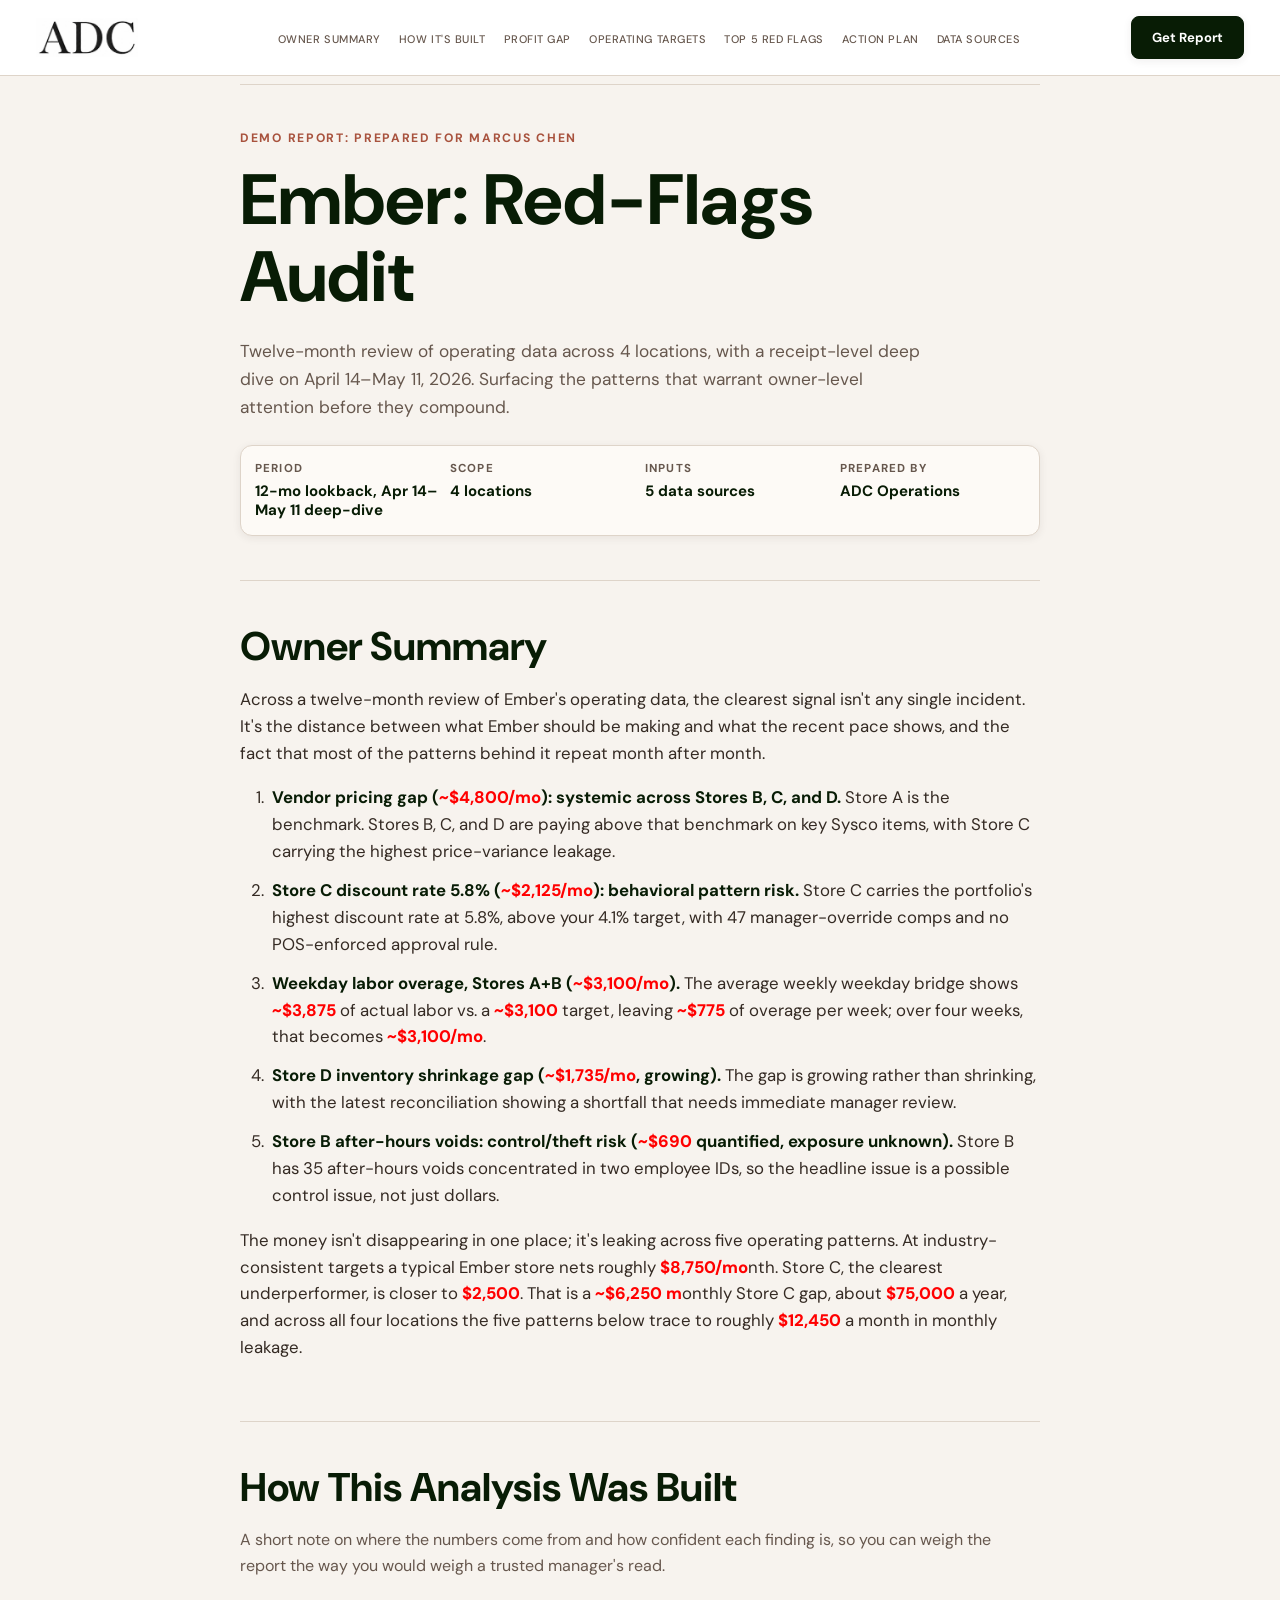
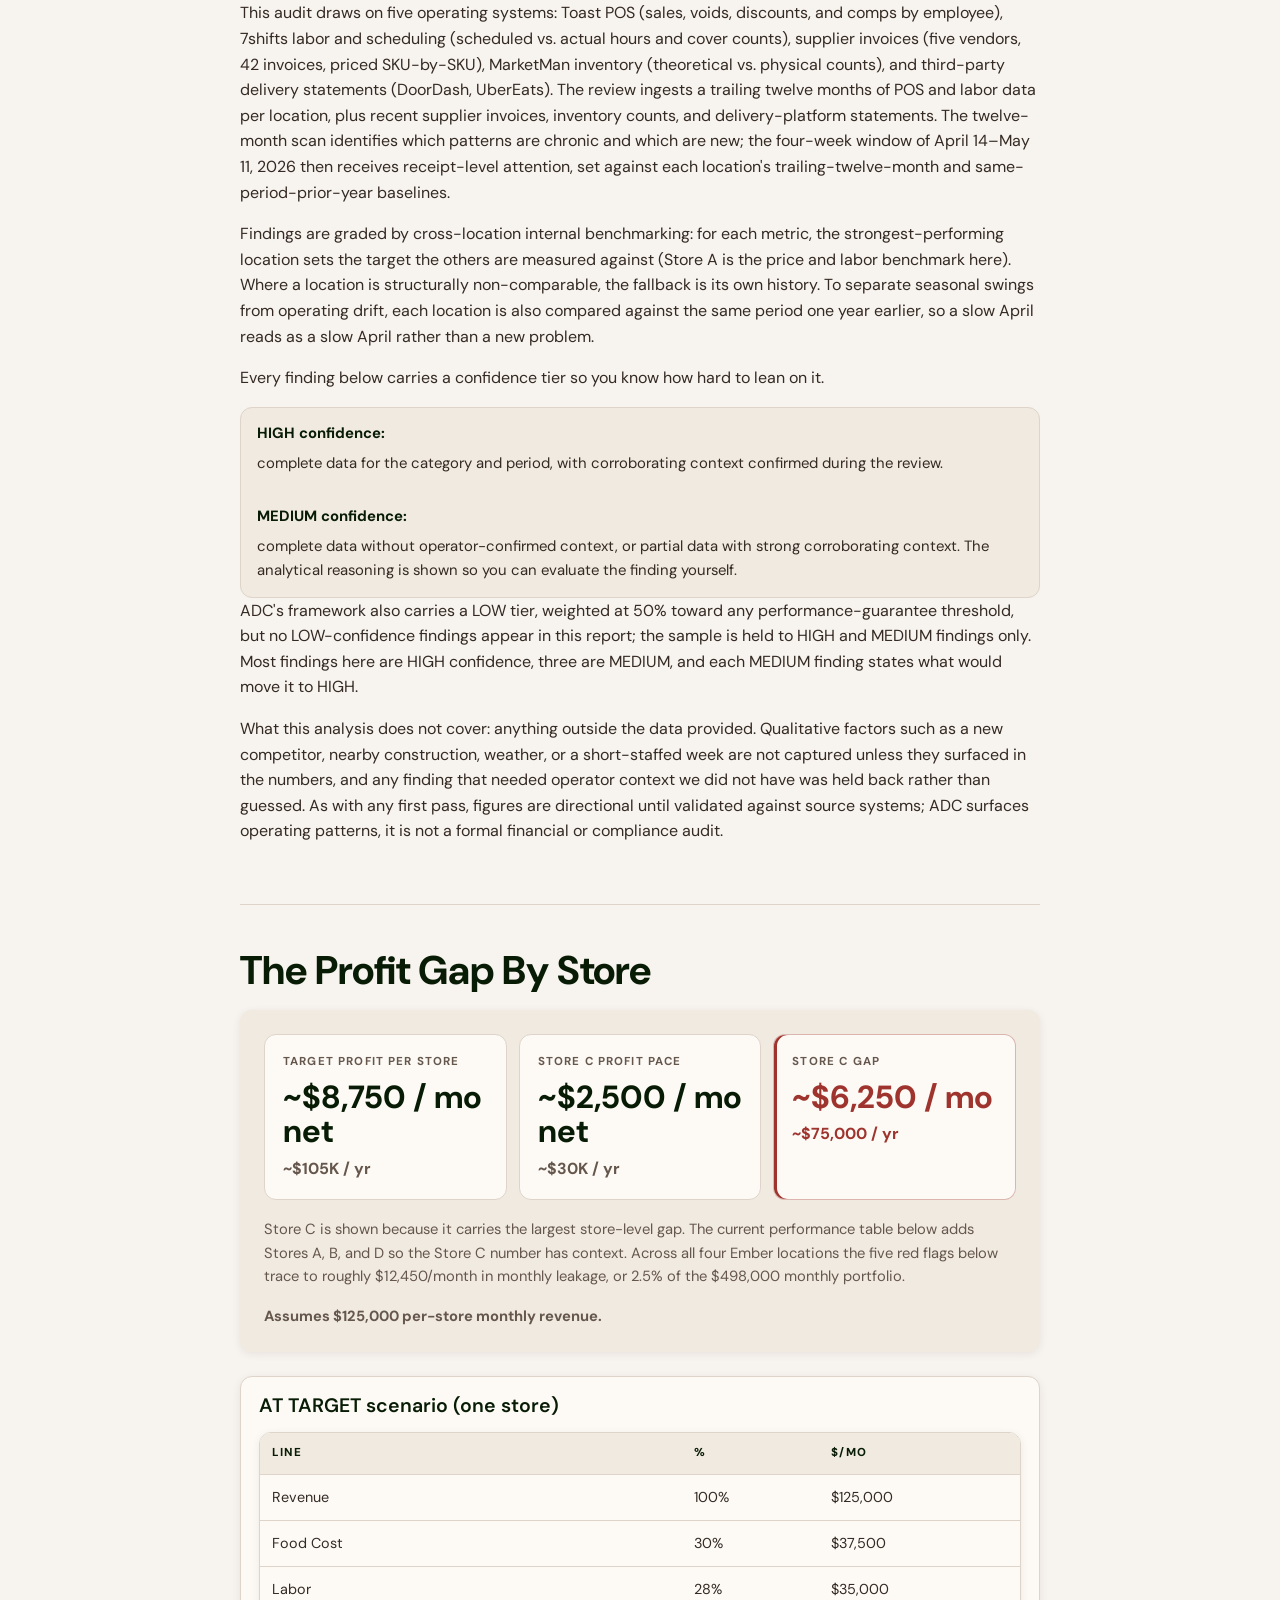
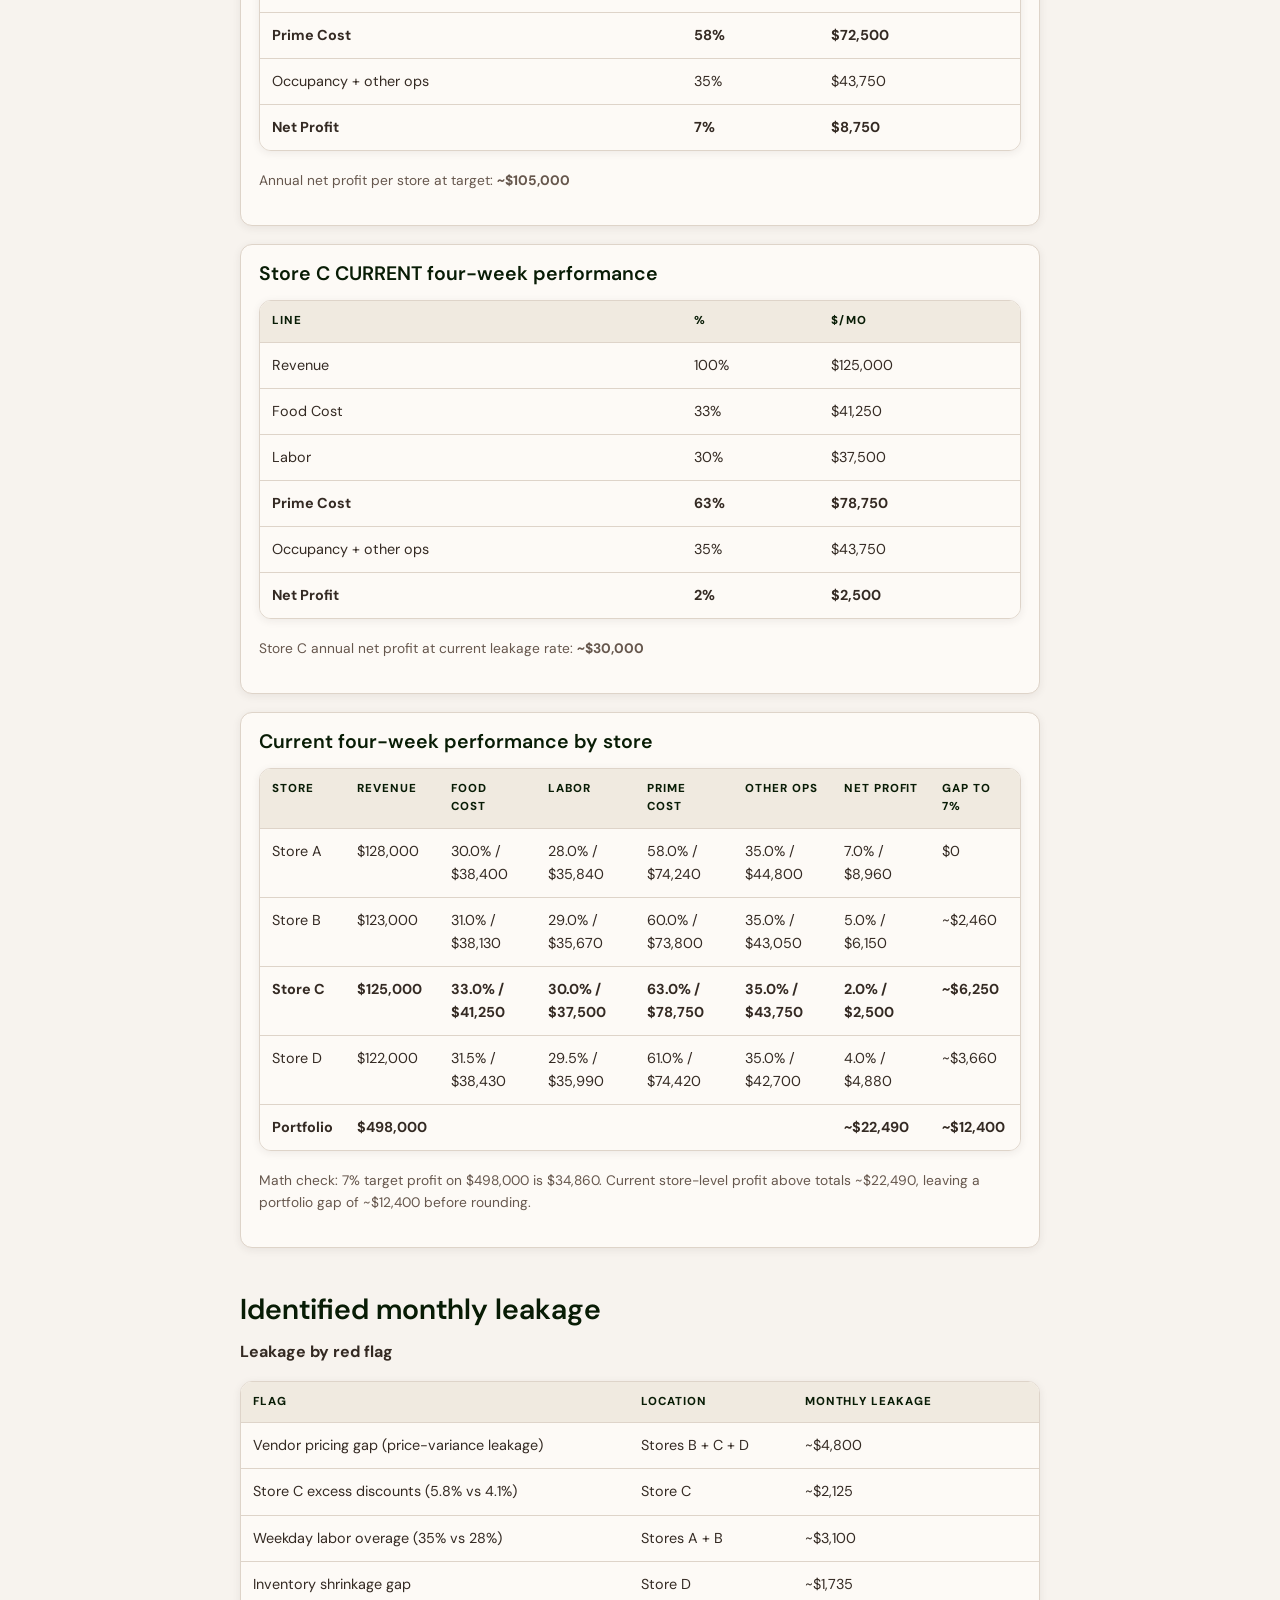
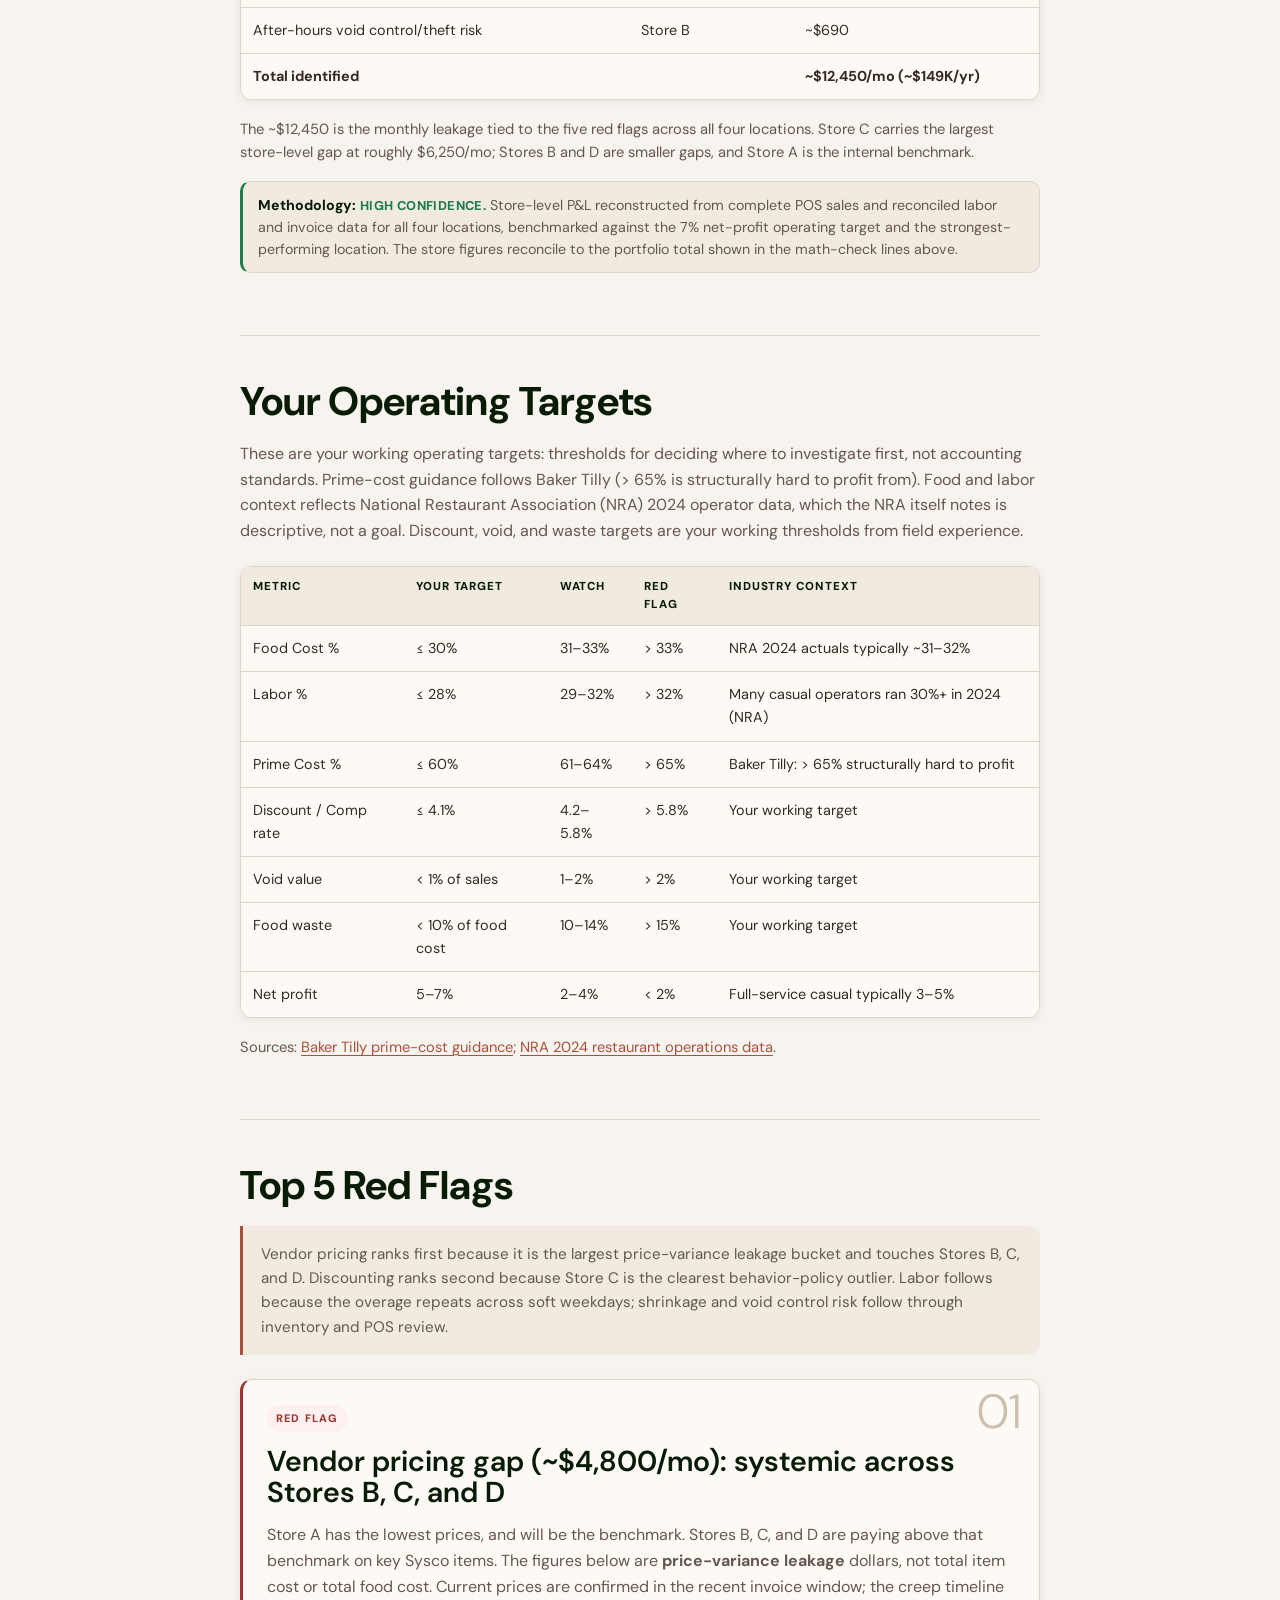
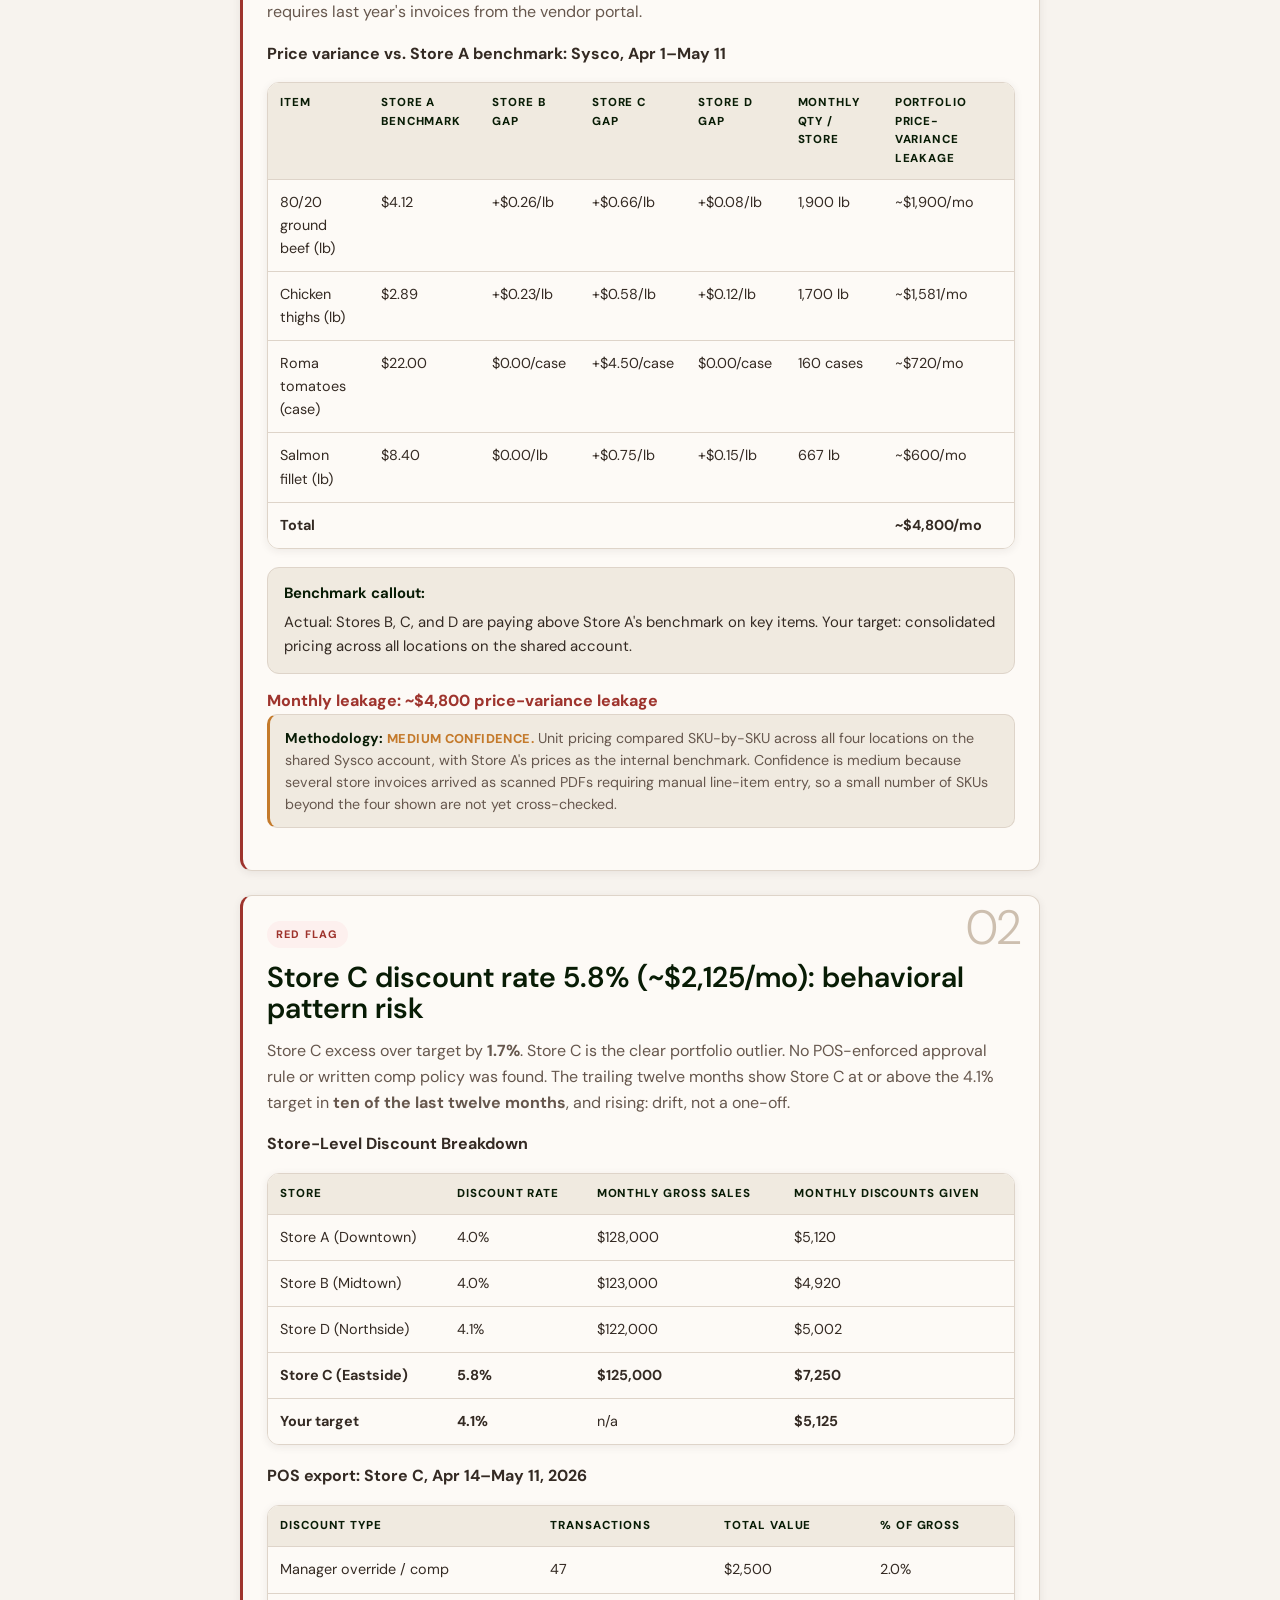
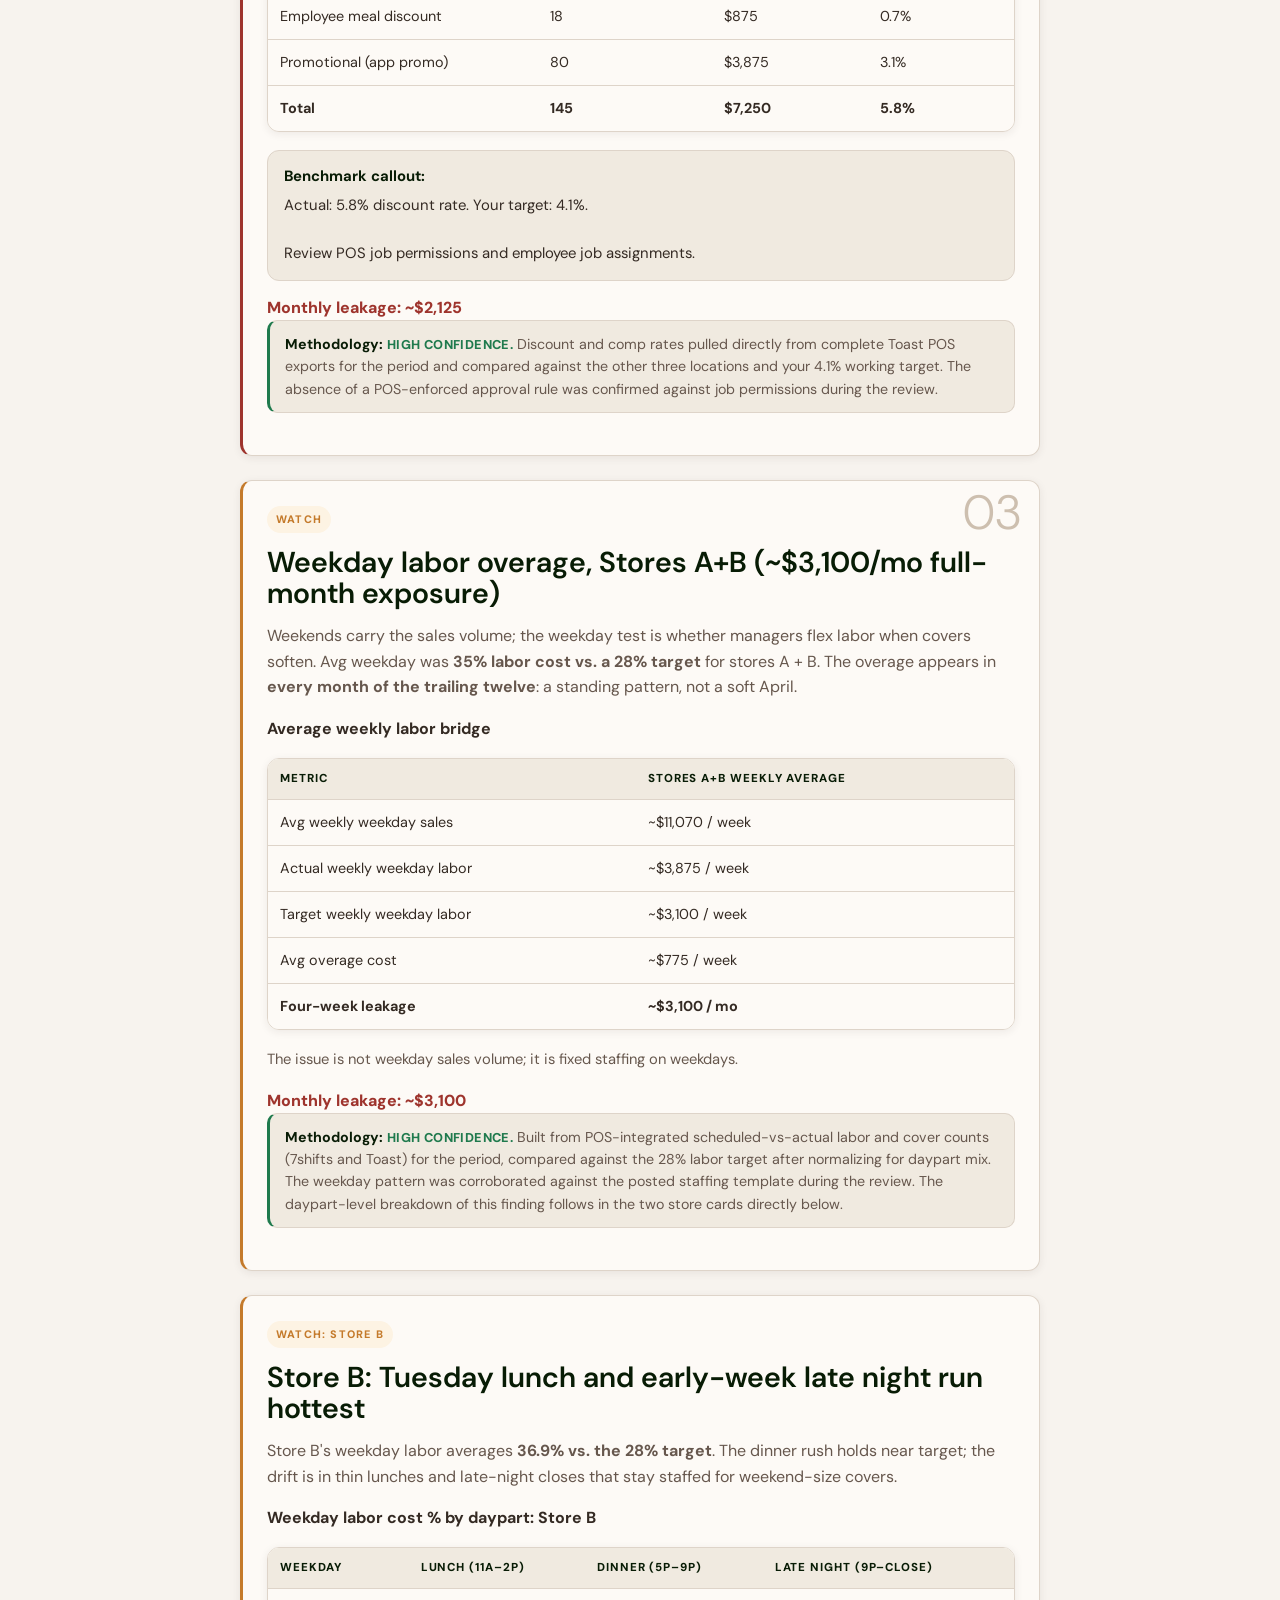
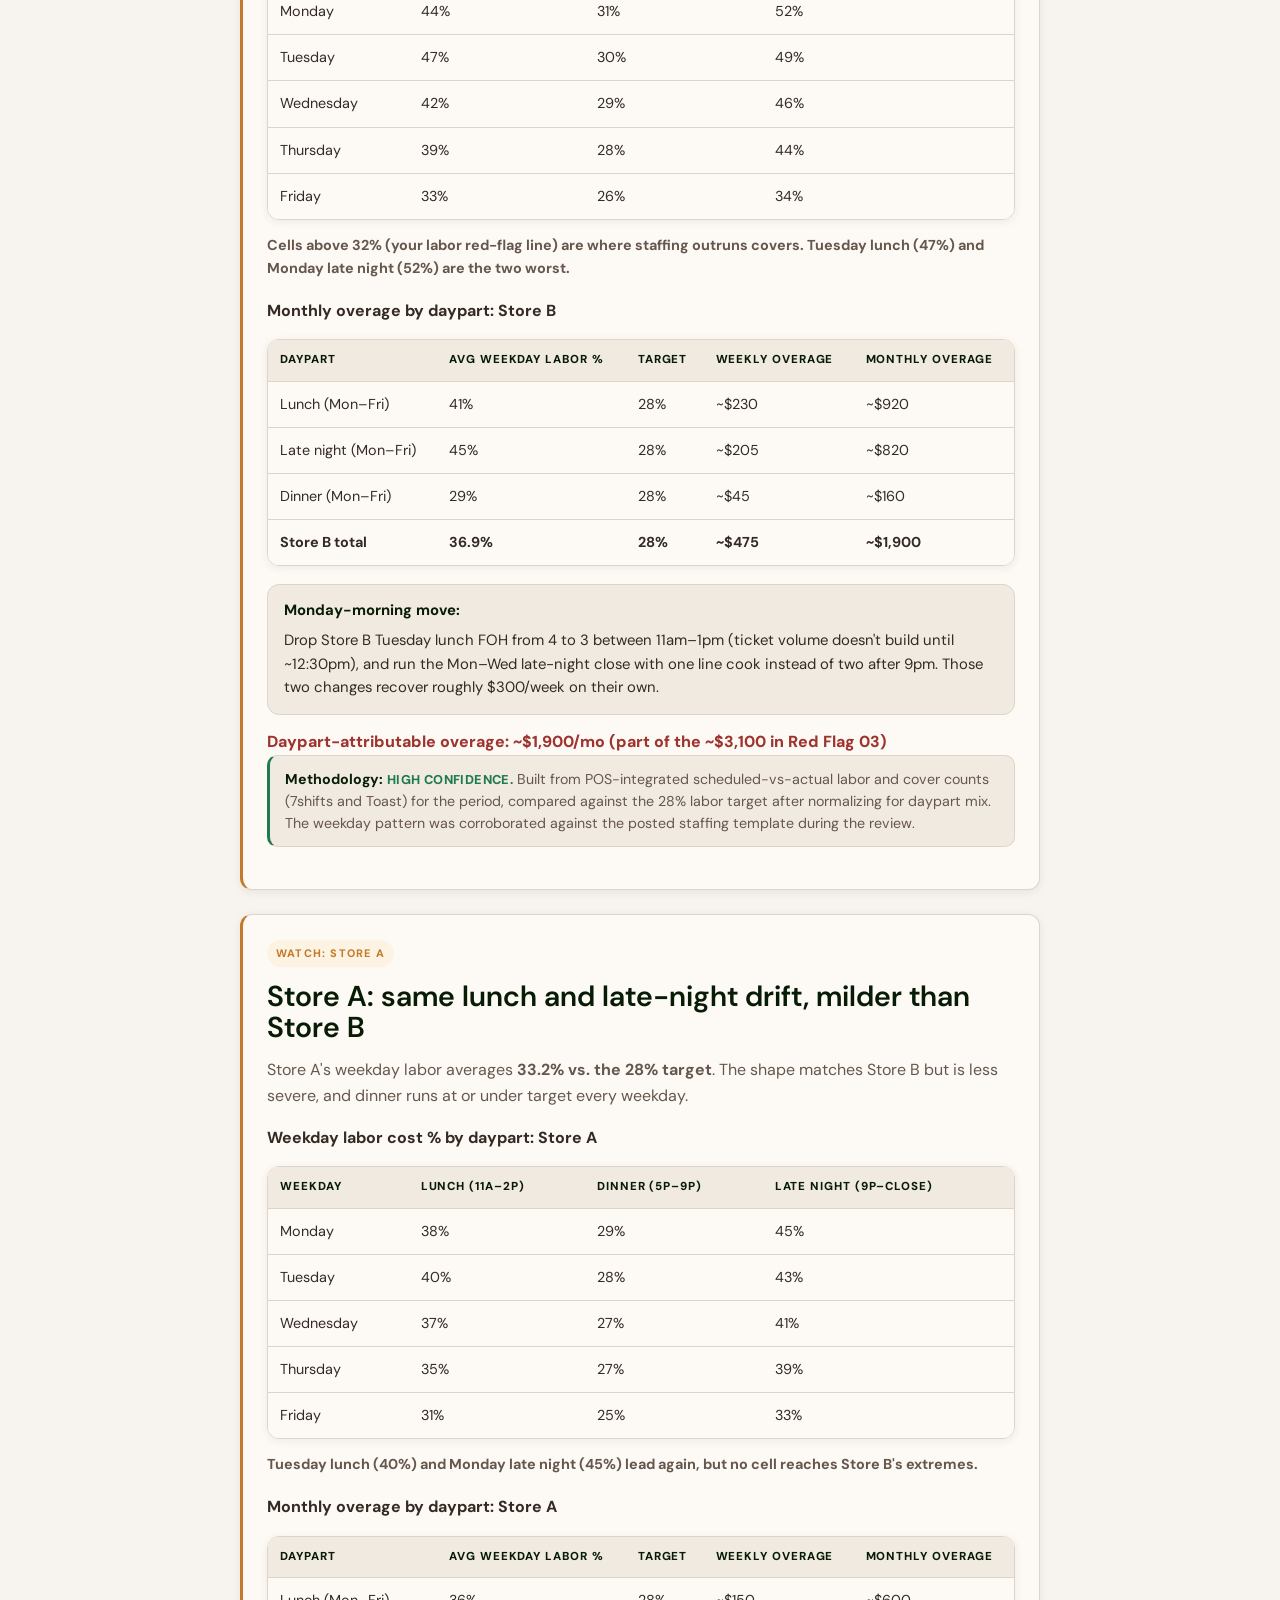
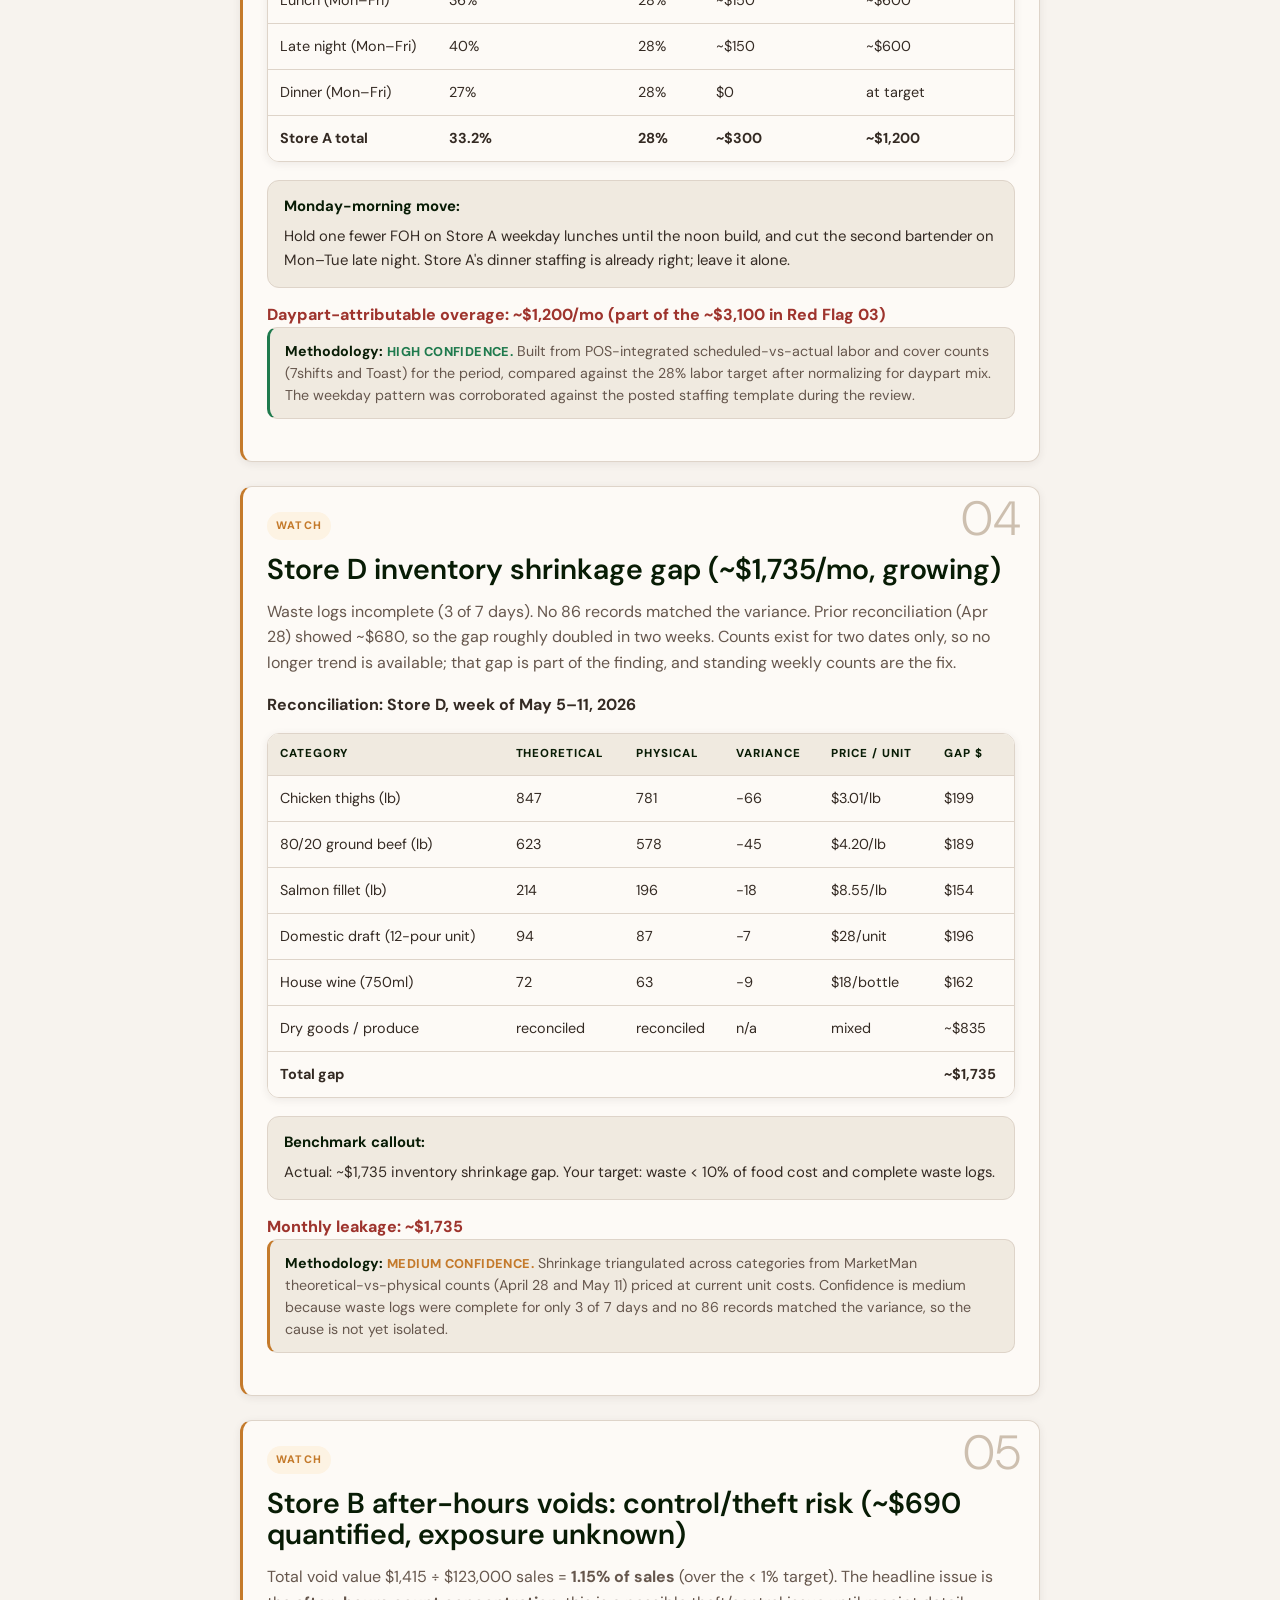
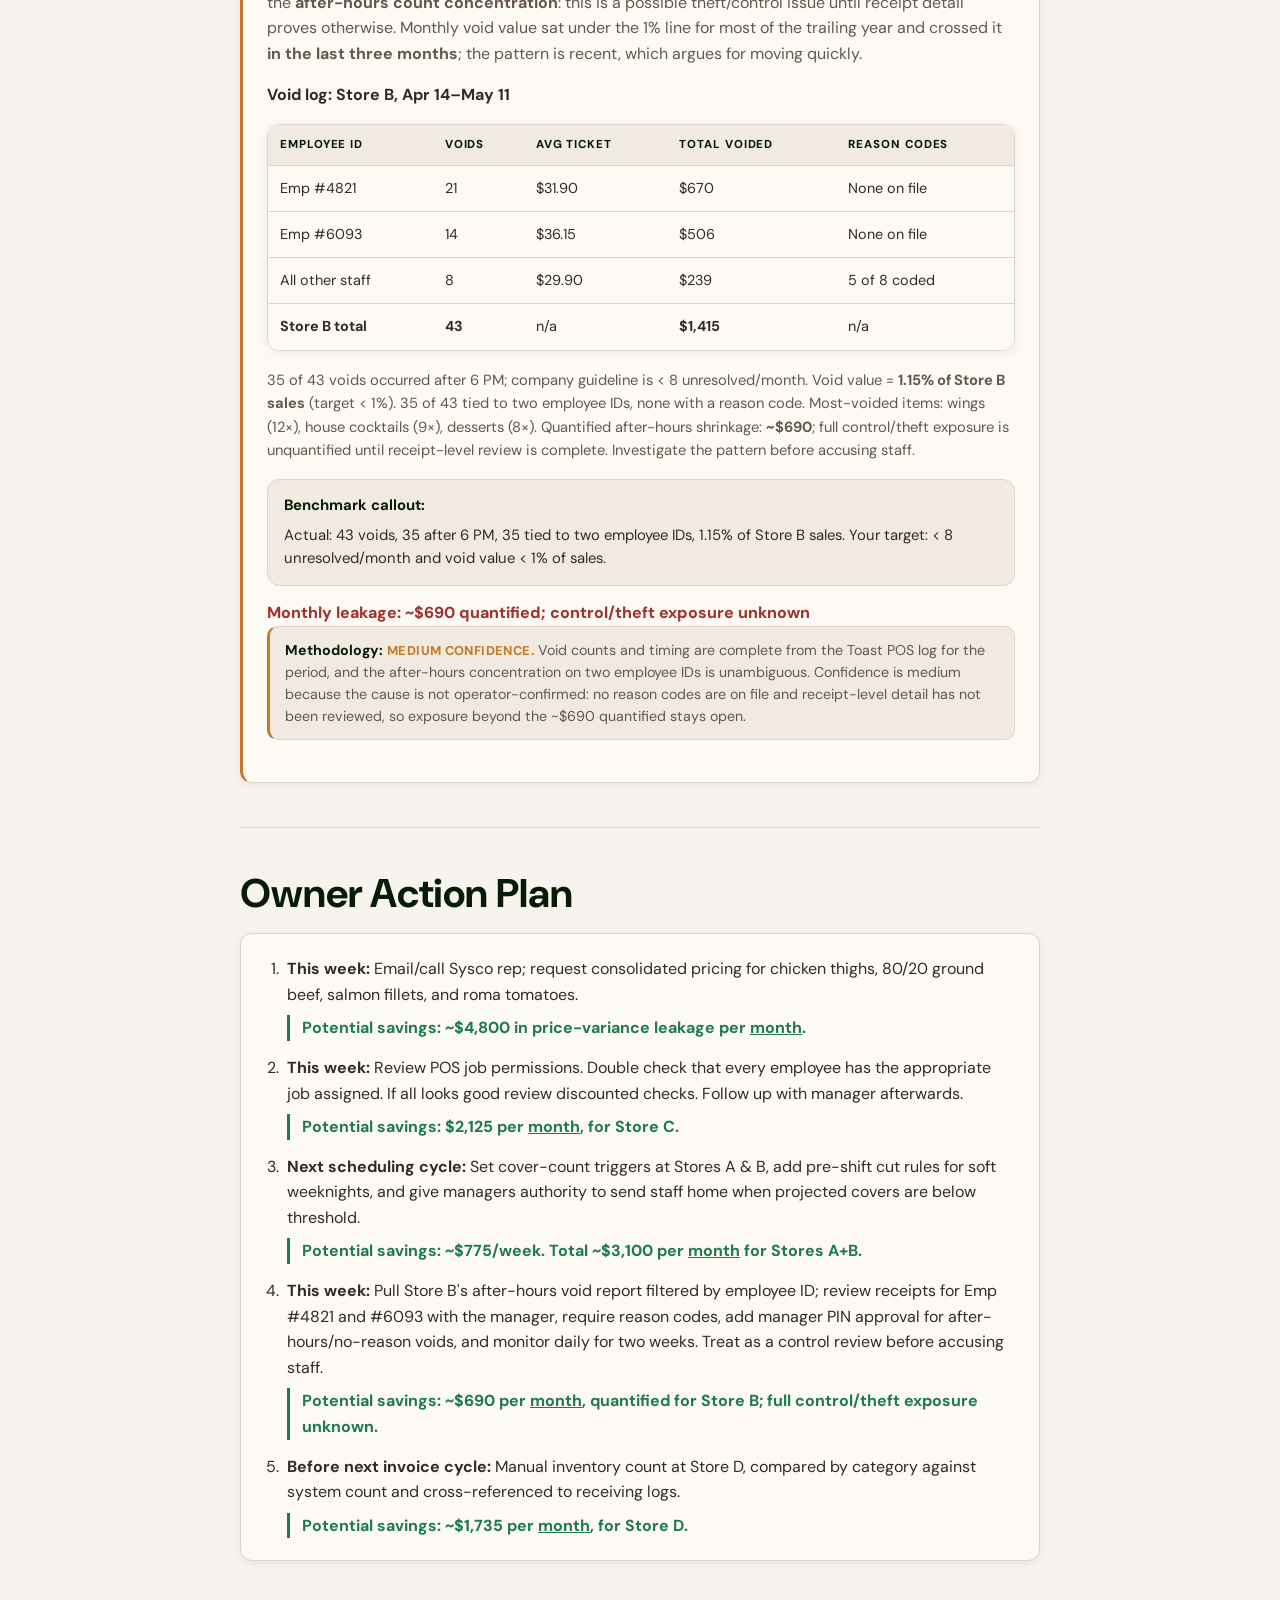
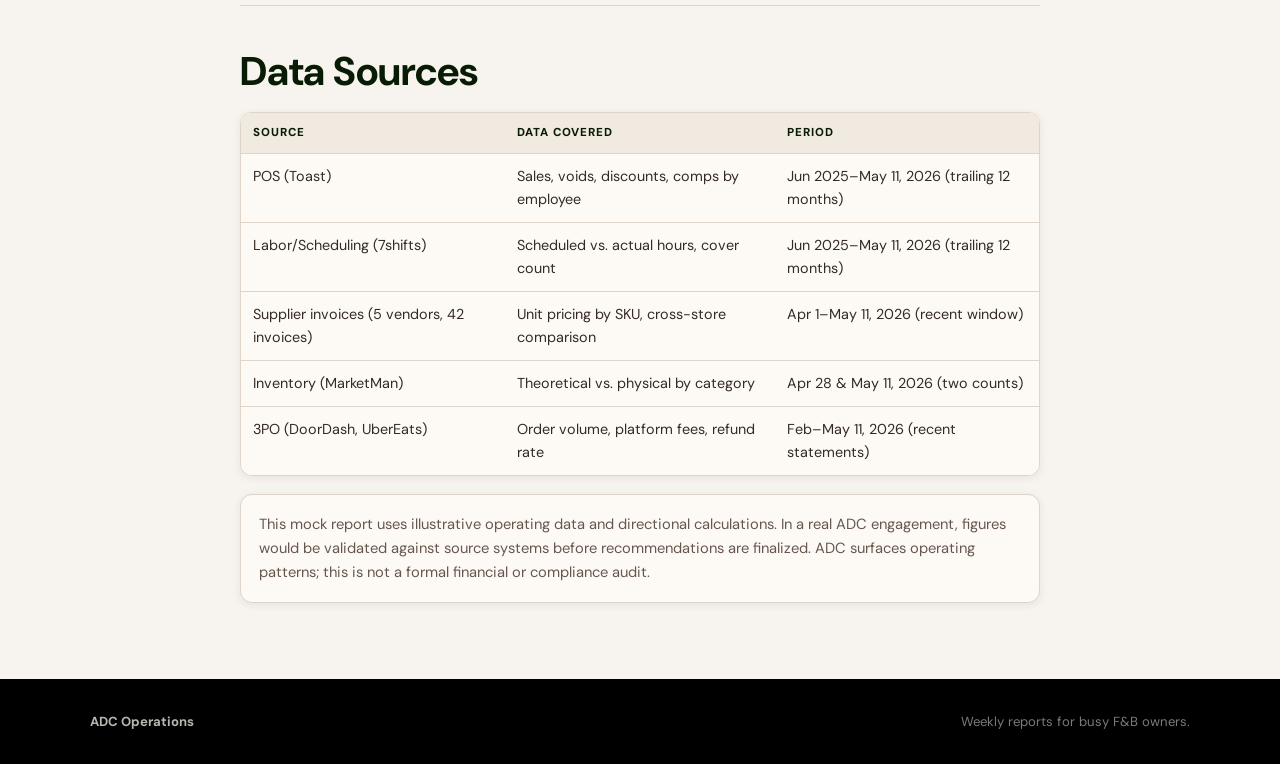
<file: red-flags-report.html>
<!DOCTYPE html>
<html lang="en">
<head>
  <meta charset="UTF-8" />
  <meta name="viewport" content="width=device-width, initial-scale=1.0" />
  <title>Ember: Red-Flags Audit (Full Report) | ADC Operations</title>
  <meta name="description" content="A static ADC Operations red-flag report mock-up for a four-location casual restaurant operator: a twelve-month review with a four-week receipt-level deep dive." />
  <link rel="icon" type="image/png" sizes="32x32" href="assets/adc-favicon-32.png" />
  <link href="https://fonts.googleapis.com/css2?family=Playfair+Display:wght@500;600;700&family=DM+Sans:wght@300;400;500;600;700&display=swap" rel="stylesheet">
  <style>
    :root {
      --bg:#F7F3EE; --bg-alt:#F0EAE0; --bg-card:#FDFAF6;
      --espresso:#081c05; --espresso-hi:#12330d; --clay:#A8523D;
      --red-flag:#9E342D; --red-bg:#FDF0EE;
      --amber:#C47A2B; --amber-bg:#FDF3E3;
      --sage:#7A957A; --taupe:#342A23; --taupe-mid:#66574D;
      --sand:#CDBFAF; --sand-light:#DED4C9;
      --cream:#FDFAF6;
      --shadow-sm:0 2px 8px rgba(52,42,35,.08);
      --shadow-md:0 8px 24px rgba(52,42,35,.12);
      --font-display:'DM Sans', system-ui, sans-serif;
      --font-body:'DM Sans', system-ui, sans-serif;
      --max-w:1100px;
    }

    * { box-sizing: border-box; }

    html, body {
      margin: 0;
      min-height: 100%;
      overflow-x: hidden;
      background: var(--bg);
      color: var(--taupe);
      font-family: "DM Sans", system-ui, -apple-system, BlinkMacSystemFont, "Segoe UI", sans-serif;
      font-size: 16px;
      line-height: 1.6;
    }

    html {
      scroll-padding-top: 112px;
    }

    body { padding: 84px 0 0; }

    a {
      color: var(--clay);
      text-decoration-thickness: 1px;
      text-underline-offset: 3px;
    }

    .page {
      width: 100%;
      max-width: 840px;
      margin: 0 auto;
      padding: 0 20px 32px;
    }

    nav {
      position: fixed;
      top: 0;
      left: 0;
      right: 0;
      z-index: 100;
      padding: 16px 36px;
      background: #fff;
      border-bottom: 1px solid var(--sand-light);
      backdrop-filter: blur(12px);
    }

    .nav-inner {
      width: 100%;
      margin: 0;
      padding: 0;
      min-height: 40px;
      display: grid;
      grid-template-columns: 1fr auto 1fr;
      align-items: center;
    }

    .nav-logo {
      display: inline-flex;
      align-items: center;
      flex-shrink: 0;
    }

    .nav-logo img {
      width: auto;
      height: auto;
      max-height: 40px;
      object-fit: contain;
    }

    .nav-links {
      display: flex;
      align-items: center;
      gap: 0;
      margin: 0;
      padding: 0;
      list-style: none;
    }

    .nav-links a {
      margin-left: 18px;
      color: var(--taupe-mid);
      font-size: 11px;
      font-weight: 500;
      letter-spacing: .05em;
      text-transform: uppercase;
      text-decoration: none;
      transition: color .18s;
    }

    .nav-links a:hover { color: var(--red-flag); }

    .btn {
      display: inline-flex;
      align-items: center;
      justify-content: center;
      min-height: 42px;
      padding: 10px 18px;
      border-radius: 8px;
      border: 1px solid var(--espresso);
      background: var(--espresso);
      color: var(--cream);
      font-size: .9rem;
      font-weight: 700;
      text-decoration: none;
      white-space: nowrap;
      box-shadow: var(--shadow-sm);
    }

    .btn-primary {
      background: var(--espresso);
      color: #fff;
    }

    .btn-primary:hover {
      background: var(--espresso-hi);
      transform: translateY(-1px);
    }

    .nav-cta {
      justify-self: end;
      min-height: auto;
      padding: 10px 20px;
      font-size: .82rem;
    }

    .page > header,
    .page > section {
      border-top: 1px solid var(--sand-light);
      padding: 44px 0;
    }

    header {
      border-top: 0;
      display: block;
      position: static;
      z-index: auto;
      background: transparent;
      padding-top: 52px;
    }

    .eyebrow {
      display: block;
      margin-bottom: 14px;
      color: var(--clay);
      font-size: .76rem;
      font-weight: 700;
      letter-spacing: .14em;
      text-transform: uppercase;
    }

    h1,
    h2,
    h3 {
      margin: 0;
      color: var(--espresso);
      font-family: "DM Sans", system-ui, -apple-system, BlinkMacSystemFont, "Segoe UI", sans-serif;
      line-height: 1.08;
      letter-spacing: 0;
    }

    h1 {
      max-width: 720px;
      font-size: clamp(2.35rem, 8vw, 4.45rem);
      font-weight: 700;
    }

    h2[id] {
      scroll-margin-top: 112px;
    }

    h2 {
      margin-bottom: 18px;
      font-size: clamp(1.7rem, 5vw, 2.5rem);
      font-weight: 700;
    }

    h3 {
      font-size: clamp(1.35rem, 4vw, 1.8rem);
      font-weight: 600;
    }

    p { margin: 0 0 16px; }

    .subtitle {
      max-width: 700px;
      margin: 22px 0 24px;
      color: var(--taupe-mid);
      font-size: 1.08rem;
    }

    .meta-strip,
    .mini-grid {
      display: grid;
      gap: 10px;
    }

    .meta-strip {
      grid-template-columns: repeat(4, minmax(0, 1fr));
      padding: 14px;
      border: 1px solid var(--sand-light);
      border-radius: 12px;
      background: var(--bg-card);
      box-shadow: var(--shadow-sm);
    }

    .meta-item,
    .stat,
    .callout,
    .note {
      overflow-wrap: anywhere;
    }

    .meta-item span,
    .stat span {
      display: block;
      color: var(--taupe-mid);
      font-size: .72rem;
      font-weight: 700;
      letter-spacing: .1em;
      text-transform: uppercase;
    }

    .meta-item strong,
    .stat strong {
      display: block;
      margin-top: 3px;
      color: var(--espresso);
      font-size: .94rem;
      line-height: 1.3;
    }

    .summary p {
      color: var(--taupe);
      font-size: 1.05rem;
    }

    .summary-list {
      margin: 18px 0;
      padding-left: 28px;
    }

    .summary-list li {
      margin: 12px 0;
      padding-left: 4px;
      color: var(--taupe);
      font-size: 1.05rem;
    }

    .summary-list strong {
      color: var(--espresso);
    }

    .profit-gap {
      padding: 24px;
      border-radius: 12px;
      background: var(--bg-alt);
      box-shadow: var(--shadow-sm);
    }

    .profit-stats {
      display: grid;
      grid-template-columns: repeat(3, minmax(0, 1fr));
      gap: 12px;
      margin-bottom: 18px;
    }

    .stat {
      min-width: 0;
      padding: 18px;
      border: 1px solid var(--sand-light);
      border-radius: 12px;
      background: var(--bg-card);
    }

    .stat strong {
      margin-top: 8px;
      font-size: clamp(1.45rem, 5vw, 2rem);
      line-height: 1.08;
    }

    .stat em {
      display: block;
      margin-top: 7px;
      color: var(--taupe-mid);
      font-style: normal;
      font-weight: 700;
    }

    .stat.gap {
      border-color: rgba(158,52,45,.35);
      box-shadow: inset 3px 0 0 var(--red-flag);
    }

    .stat.gap strong,
    .stat.gap em {
      color: var(--red-flag);
    }

    .caption,
    .basis,
    .note,
    .source-note {
      color: var(--taupe-mid);
      font-size: .92rem;
    }

    .basis {
      margin: 8px 0 0;
      font-weight: 700;
    }

    .section-intro {
      margin-bottom: 22px;
      color: var(--taupe-mid);
    }

    .source-note {
      margin-top: 10px;
    }

    .table-scroll {
      position: relative;
      width: 100%;
      max-width: 100%;
      overflow-x: auto;
      -webkit-overflow-scrolling: touch;
      margin: 16px 0 18px;
      border: 1px solid var(--sand-light);
      border-radius: 12px;
      background:
        linear-gradient(to right, rgba(253,250,246,0), var(--bg-card) 78%) right / 34px 100% no-repeat,
        var(--bg-card);
      box-shadow: var(--shadow-sm);
    }

    table {
      width: 100%;
      border-collapse: collapse;
      background: var(--bg-card);
      color: var(--taupe);
      font-size: .9rem;
    }

    .table-scroll table { min-width: 640px; }
    .table-scroll.compact table { min-width: 480px; }

    th,
    td {
      padding: 11px 12px;
      border-bottom: 1px solid var(--sand-light);
      text-align: left;
      vertical-align: top;
    }

    th {
      color: var(--espresso);
      font-size: .72rem;
      font-weight: 800;
      letter-spacing: .08em;
      text-transform: uppercase;
      background: var(--bg-alt);
    }

    tr:last-child td { border-bottom: 0; }

    .stacked-table {
      margin: 16px 0 18px;
      border: 1px solid var(--sand-light);
      border-radius: 12px;
      overflow: hidden;
      box-shadow: var(--shadow-sm);
    }

    .stacked-table table { min-width: 0; }

    .financial-grid {
      display: grid;
      grid-template-columns: minmax(0, 1fr);
      gap: 18px;
      margin: 24px 0 46px;
    }

    .financial-card,
    .flag-card,
    .action-list,
    .disclaimer {
      background: var(--bg-card);
      border: 1px solid var(--sand-light);
      border-radius: 12px;
      box-shadow: var(--shadow-sm);
    }

    .financial-card {
      padding: 18px;
    }

    .financial-card h3 {
      margin-bottom: 12px;
      font-size: 1.22rem;
    }

    .leakage-heading {
      margin: 0 0 14px;
    }

    .check-line {
      margin-top: 10px;
      color: var(--taupe-mid);
      font-size: .86rem;
    }

    .flag-list {
      display: grid;
      gap: 24px;
    }

    .ranking-note {
      margin: 0 0 24px;
      padding: 16px 18px;
      border-left: 3px solid var(--clay);
      border-radius: 0 12px 12px 0;
      background: var(--bg-alt);
      color: var(--taupe-mid);
      font-size: .95rem;
    }

    .flag-card {
      position: relative;
      padding: 24px;
      overflow: hidden;
    }

    .flag-card.red { border-left: 3px solid var(--red-flag); }
    .flag-card.watch { border-left: 3px solid var(--amber); }

    .rank {
      position: absolute;
      top: 8px;
      right: 18px;
      color: var(--sand);
      font-size: 3rem;
      font-weight: 300;
      line-height: 1;
    }

    .badge {
      display: inline-flex;
      margin-bottom: 14px;
      padding: 5px 9px;
      border-radius: 999px;
      font-size: .68rem;
      font-weight: 800;
      letter-spacing: .11em;
      text-transform: uppercase;
    }

    .badge.red {
      background: var(--red-bg);
      color: var(--red-flag);
    }

    .badge.watch {
      background: var(--amber-bg);
      color: var(--amber);
    }

    .finding {
      margin-top: 14px;
      color: var(--taupe-mid);
    }

    .callout {
      display: grid;
      gap: 6px;
      margin-top: 16px;
      padding: 14px 16px;
      border: 1px solid var(--sand-light);
      border-radius: 12px;
      background: var(--bg-alt);
      color: var(--taupe);
      font-size: .93rem;
    }

    .callout strong { color: var(--espresso); }

    .methodology {
      margin: 0 0 18px;
      padding: 12px 15px;
      border: 1px solid var(--sand-light);
      border-left: 3px solid var(--sand);
      border-radius: 10px;
      background: var(--bg-alt);
      color: var(--taupe-mid);
      font-size: .89rem;
      line-height: 1.55;
    }

    .methodology strong { color: var(--espresso); }

    .methodology .conf {
      font-weight: 800;
      letter-spacing: .03em;
      text-transform: uppercase;
      font-size: .8rem;
    }

    .methodology.high { border-left-color: #1f7a4d; }
    .methodology.high .conf { color: #1f7a4d; }
    .methodology.med { border-left-color: var(--amber); }
    .methodology.med .conf { color: var(--amber); }

    .cost-line {
      margin: 14px 0 0;
      color: var(--red-flag);
      font-weight: 800;
    }

    .table-note {
      margin: -4px 0 18px;
      color: var(--taupe-mid);
      font-size: .9rem;
      font-weight: 700;
    }

    .cost-figure {
      color: #FF0000 !important;
      font-weight: 800;
    }

    .action-list {
      margin: 0;
      padding: 8px 22px 8px 42px;
    }

    .action-list li {
      margin: 14px 0;
      padding-left: 4px;
    }

    .action-savings {
      display: block;
      margin-top: 8px;
      padding-left: 12px;
      border-left: 3px solid #1f7a4d;
      color: #1f7a4d;
      font-weight: 700;
    }

    .action-list .action-savings .cost-figure {
      color: #1f7a4d !important;
    }

    .disclaimer {
      margin-top: 18px;
      padding: 18px;
      color: var(--taupe-mid);
      font-size: .92rem;
    }

    footer {
      background: #000;
      color: rgba(247,243,238,.5);
      padding: 32px clamp(20px, 5vw, 40px);
      font-size: .82rem;
    }

    .footer-inner {
      max-width: var(--max-w);
      margin: 0 auto;
      display: flex;
      justify-content: space-between;
      align-items: center;
      flex-wrap: wrap;
      gap: 12px;
    }

    .footer-logo {
      font-family: var(--font-display);
      font-weight: 700;
      color: rgba(247,243,238,.75);
    }

    @media (max-width: 760px) {
      nav { padding: 14px 20px; }

      .nav-inner {
        display: flex;
        justify-content: space-between;
        gap: 18px;
      }

      .nav-logo img { max-height: 34px; }
    }

    @media (max-width: 680px) {
      .nav-links { display: none; }
    }

    @media (max-width: 640px) {
      html {
        scroll-padding-top: 98px;
      }

      body { padding-top: 74px; }

      .page { padding: 0 14px 28px; }

      .btn {
        min-height: 38px;
        padding: 8px 12px;
        font-size: .82rem;
      }

      .page > header,
      .page > section {
        padding: 34px 0;
      }

      h2[id] {
        scroll-margin-top: 98px;
      }

      header { padding-top: 40px; }

      .meta-strip,
      .profit-stats,
      .financial-grid {
        grid-template-columns: 1fr;
      }

      .profit-gap,
      .flag-card {
        padding: 18px;
      }

      .table-scroll {
        margin-left: 0;
        margin-right: 0;
      }

      .stacked-table {
        border: 0;
        overflow: visible;
        box-shadow: none;
        background: transparent;
      }

      .stacked-table table,
      .stacked-table thead,
      .stacked-table tbody,
      .stacked-table tr,
      .stacked-table td {
        display: block;
        width: 100%;
      }

      .stacked-table thead {
        position: absolute;
        width: 1px;
        height: 1px;
        padding: 0;
        margin: -1px;
        overflow: hidden;
        clip: rect(0, 0, 0, 0);
        white-space: nowrap;
        border: 0;
      }

      .stacked-table tr {
        margin-bottom: 12px;
        border: 1px solid var(--sand-light);
        border-radius: 12px;
        overflow: hidden;
        background: var(--bg-card);
        box-shadow: var(--shadow-sm);
      }

      .stacked-table td {
        display: flex;
        align-items: flex-start;
        justify-content: space-between;
        gap: 16px;
        min-width: 0;
        padding: 10px 12px;
        text-align: right;
      }

      .stacked-table td::before {
        content: attr(data-label);
        flex: 0 0 45%;
        color: var(--espresso);
        font-weight: 800;
        text-align: left;
      }

      .stacked-table tr:last-child td { border-bottom: 1px solid var(--sand-light); }
      .stacked-table tr td:last-child { border-bottom: 0; }
    }
  </style>
</head>
<body>
  <nav>
    <div class="nav-inner">
      <a href="/#hero" class="nav-logo" aria-label="ADC Operations home">
        <img src="assets/adc-new-logo-header-optimized.jpg" width="480" height="189" alt="ADC Operations" decoding="async" fetchpriority="high" />
      </a>
      <ul class="nav-links">
        <li><a href="#owner-summary">Owner Summary</a></li>
        <li><a href="#methodology">How It's Built</a></li>
        <li><a href="#profit-gap">Profit Gap</a></li>
        <li><a href="#targets">Operating Targets</a></li>
        <li><a href="#red-flags">Top 5 Red Flags</a></li>
        <li><a href="#action-plan">Action Plan</a></li>
        <li><a href="#data-sources">Data Sources</a></li>
      </ul>
      <a class="btn btn-primary nav-cta" href="/#cta">Get Report</a>
    </div>
  </nav>

  <main class="page">
    <header>
      <span class="eyebrow">DEMO REPORT: PREPARED FOR MARCUS CHEN</span>
      <h1>Ember: Red-Flags Audit</h1>
      <p class="subtitle">Twelve-month review of operating data across 4 locations, with a receipt-level deep dive on April 14–May 11, 2026. Surfacing the patterns that warrant owner-level attention before they compound.</p>
      <div class="meta-strip" aria-label="Report metadata">
        <div class="meta-item"><span>Period</span><strong>12-mo lookback, Apr 14–May 11 deep-dive</strong></div>
        <div class="meta-item"><span>Scope</span><strong>4 locations</strong></div>
        <div class="meta-item"><span>Inputs</span><strong>5 data sources</strong></div>
        <div class="meta-item"><span>Prepared by</span><strong>ADC Operations</strong></div>
      </div>
    </header>

    <section class="summary" aria-labelledby="owner-summary">
      <h2 id="owner-summary">Owner Summary</h2>
      <p>Across a twelve-month review of Ember's operating data, the clearest signal isn't any single incident. It's the distance between what Ember should be making and what the recent pace shows, and the fact that most of the patterns behind it repeat month after month.</p>
      <ol class="summary-list">
        <li><strong>Vendor pricing gap (~$4,800/mo): systemic across Stores B, C, and D.</strong> Store A is the benchmark. Stores B, C, and D are paying above that benchmark on key Sysco items, with Store C carrying the highest price-variance leakage.</li>
        <li><strong>Store C discount rate 5.8% (~$2,125/mo): behavioral pattern risk.</strong> Store C carries the portfolio's highest discount rate at 5.8%, above your 4.1% target, with 47 manager-override comps and no POS-enforced approval rule.</li>
        <li><strong>Weekday labor overage, Stores A+B (~$3,100/mo).</strong> The average weekly weekday bridge shows ~$3,875 of actual labor vs. a ~$3,100 target, leaving ~$775 of overage per week; over four weeks, that becomes ~$3,100/mo.</li>
        <li><strong>Store D inventory shrinkage gap (~$1,735/mo, growing).</strong> The gap is growing rather than shrinking, with the latest reconciliation showing a shortfall that needs immediate manager review.</li>
        <li><strong>Store B after-hours voids: control/theft risk (~$690 quantified, exposure unknown).</strong> Store B has 35 after-hours voids concentrated in two employee IDs, so the headline issue is a possible control issue, not just dollars.</li>
      </ol>
      <p>The money isn't disappearing in one place; it's leaking across five operating patterns. At industry-consistent targets a typical Ember store nets roughly $8,750/month. Store C, the clearest underperformer, is closer to $2,500. That is a ~$6,250 monthly Store C gap, about $75,000 a year, and across all four locations the five patterns below trace to roughly $12,450 a month in monthly leakage.</p>
    </section>

    <section aria-labelledby="methodology">
      <h2 id="methodology">How This Analysis Was Built</h2>
      <p class="section-intro">A short note on where the numbers come from and how confident each finding is, so you can weigh the report the way you would weigh a trusted manager's read.</p>
      <p>This audit draws on five operating systems: Toast POS (sales, voids, discounts, and comps by employee), 7shifts labor and scheduling (scheduled vs. actual hours and cover counts), supplier invoices (five vendors, 42 invoices, priced SKU-by-SKU), MarketMan inventory (theoretical vs. physical counts), and third-party delivery statements (DoorDash, UberEats). The review ingests a trailing twelve months of POS and labor data per location, plus recent supplier invoices, inventory counts, and delivery-platform statements. The twelve-month scan identifies which patterns are chronic and which are new; the four-week window of April 14–May 11, 2026 then receives receipt-level attention, set against each location's trailing-twelve-month and same-period-prior-year baselines.</p>
      <p>Findings are graded by cross-location internal benchmarking: for each metric, the strongest-performing location sets the target the others are measured against (Store A is the price and labor benchmark here). Where a location is structurally non-comparable, the fallback is its own history. To separate seasonal swings from operating drift, each location is also compared against the same period one year earlier, so a slow April reads as a slow April rather than a new problem.</p>
      <p>Every finding below carries a confidence tier so you know how hard to lean on it.</p>
      <div class="callout">
        <strong>HIGH confidence:</strong> complete data for the category and period, with corroborating context confirmed during the review.
        <br><br>
        <strong>MEDIUM confidence:</strong> complete data without operator-confirmed context, or partial data with strong corroborating context. The analytical reasoning is shown so you can evaluate the finding yourself.
      </div>
      <p>ADC's framework also carries a LOW tier, weighted at 50% toward any performance-guarantee threshold, but no LOW-confidence findings appear in this report; the sample is held to HIGH and MEDIUM findings only. Most findings here are HIGH confidence, three are MEDIUM, and each MEDIUM finding states what would move it to HIGH.</p>
      <p>What this analysis does not cover: anything outside the data provided. Qualitative factors such as a new competitor, nearby construction, weather, or a short-staffed week are not captured unless they surfaced in the numbers, and any finding that needed operator context we did not have was held back rather than guessed. As with any first pass, figures are directional until validated against source systems; ADC surfaces operating patterns, it is not a formal financial or compliance audit.</p>
    </section>

    <section aria-labelledby="profit-gap">
      <h2 id="profit-gap">The Profit Gap By Store</h2>
      <div class="profit-gap">
        <div class="profit-stats">
          <div class="stat">
            <span>Target profit per store</span>
            <strong>~$8,750 / mo net</strong>
            <em>~$105K / yr</em>
          </div>
          <div class="stat">
            <span>Store C profit pace</span>
            <strong>~$2,500 / mo net</strong>
            <em>~$30K / yr</em>
          </div>
          <div class="stat gap">
            <span>Store C gap</span>
            <strong>~$6,250 / mo</strong>
            <em>~$75,000 / yr</em>
          </div>
        </div>
        <p class="caption">Store C is shown because it carries the largest store-level gap. The current performance table below adds Stores A, B, and D so the Store C number has context. Across all four Ember locations the five red flags below trace to roughly $12,450/month in monthly leakage, or 2.5% of the $498,000 monthly portfolio.</p>
        <p class="basis">Assumes $125,000 per-store monthly revenue.</p>
      </div>

      <div class="financial-grid" aria-label="Financial math">
        <article class="financial-card">
          <h3>AT TARGET scenario (one store)</h3>
          <div class="table-scroll compact">
            <table>
              <thead>
                <tr><th>Line</th><th>%</th><th>$/mo</th></tr>
              </thead>
              <tbody>
                <tr><td>Revenue</td><td>100%</td><td>$125,000</td></tr>
                <tr><td>Food Cost</td><td>30%</td><td>$37,500</td></tr>
                <tr><td>Labor</td><td>28%</td><td>$35,000</td></tr>
                <tr><td><strong>Prime Cost</strong></td><td><strong>58%</strong></td><td><strong>$72,500</strong></td></tr>
                <tr><td>Occupancy + other ops</td><td>35%</td><td>$43,750</td></tr>
                <tr><td><strong>Net Profit</strong></td><td><strong>7%</strong></td><td><strong>$8,750</strong></td></tr>
              </tbody>
            </table>
          </div>
          <p class="check-line">Annual net profit per store at target: <strong>~$105,000</strong></p>
        </article>

        <article class="financial-card">
          <h3>Store C CURRENT four-week performance</h3>
          <div class="table-scroll compact">
            <table>
              <thead>
                <tr><th>Line</th><th>%</th><th>$/mo</th></tr>
              </thead>
              <tbody>
                <tr><td>Revenue</td><td>100%</td><td>$125,000</td></tr>
                <tr><td>Food Cost</td><td>33%</td><td>$41,250</td></tr>
                <tr><td>Labor</td><td>30%</td><td>$37,500</td></tr>
                <tr><td><strong>Prime Cost</strong></td><td><strong>63%</strong></td><td><strong>$78,750</strong></td></tr>
                <tr><td>Occupancy + other ops</td><td>35%</td><td>$43,750</td></tr>
                <tr><td><strong>Net Profit</strong></td><td><strong>2%</strong></td><td><strong>$2,500</strong></td></tr>
              </tbody>
            </table>
          </div>
          <p class="check-line">Store C annual net profit at current leakage rate: <strong>~$30,000</strong></p>
        </article>

        <article class="financial-card">
          <h3>Current four-week performance by store</h3>
          <div class="table-scroll">
            <table>
              <thead>
                <tr><th>Store</th><th>Revenue</th><th>Food Cost</th><th>Labor</th><th>Prime Cost</th><th>Other Ops</th><th>Net Profit</th><th>Gap to 7%</th></tr>
              </thead>
              <tbody>
                <tr><td>Store A</td><td>$128,000</td><td>30.0% / $38,400</td><td>28.0% / $35,840</td><td>58.0% / $74,240</td><td>35.0% / $44,800</td><td>7.0% / $8,960</td><td>$0</td></tr>
                <tr><td>Store B</td><td>$123,000</td><td>31.0% / $38,130</td><td>29.0% / $35,670</td><td>60.0% / $73,800</td><td>35.0% / $43,050</td><td>5.0% / $6,150</td><td>~$2,460</td></tr>
                <tr><td><strong>Store C</strong></td><td><strong>$125,000</strong></td><td><strong>33.0% / $41,250</strong></td><td><strong>30.0% / $37,500</strong></td><td><strong>63.0% / $78,750</strong></td><td><strong>35.0% / $43,750</strong></td><td><strong>2.0% / $2,500</strong></td><td><strong>~$6,250</strong></td></tr>
                <tr><td>Store D</td><td>$122,000</td><td>31.5% / $38,430</td><td>29.5% / $35,990</td><td>61.0% / $74,420</td><td>35.0% / $42,700</td><td>4.0% / $4,880</td><td>~$3,660</td></tr>
                <tr><td><strong>Portfolio</strong></td><td><strong>$498,000</strong></td><td></td><td></td><td></td><td></td><td><strong>~$22,490</strong></td><td><strong>~$12,400</strong></td></tr>
              </tbody>
            </table>
          </div>
          <p class="check-line">Math check: 7% target profit on $498,000 is $34,860. Current store-level profit above totals ~$22,490, leaving a portfolio gap of ~$12,400 before rounding.</p>
        </article>
      </div>

      <h3 class="leakage-heading">Identified monthly leakage</h3>
      <p><strong>Leakage by red flag</strong></p>
      <div class="table-scroll compact">
        <table>
          <thead>
            <tr><th>Flag</th><th>Location</th><th>Monthly Leakage</th></tr>
          </thead>
          <tbody>
            <tr><td>Vendor pricing gap (price-variance leakage)</td><td>Stores B + C + D</td><td>~$4,800</td></tr>
            <tr><td>Store C excess discounts (5.8% vs 4.1%)</td><td>Store C</td><td>~$2,125</td></tr>
            <tr><td>Weekday labor overage (35% vs 28%)</td><td>Stores A + B</td><td>~$3,100</td></tr>
            <tr><td>Inventory shrinkage gap</td><td>Store D</td><td>~$1,735</td></tr>
            <tr><td>After-hours void control/theft risk</td><td>Store B</td><td>~$690</td></tr>
            <tr><td><strong>Total identified</strong></td><td></td><td><strong>~$12,450/mo (~$149K/yr)</strong></td></tr>
          </tbody>
        </table>
      </div>
      <p class="note">The ~$12,450 is the monthly leakage tied to the five red flags across all four locations. Store C carries the largest store-level gap at roughly $6,250/mo; Stores B and D are smaller gaps, and Store A is the internal benchmark.</p>
      <p class="methodology high"><strong>Methodology:</strong> <span class="conf">HIGH confidence.</span> Store-level P&amp;L reconstructed from complete POS sales and reconciled labor and invoice data for all four locations, benchmarked against the 7% net-profit operating target and the strongest-performing location. The store figures reconcile to the portfolio total shown in the math-check lines above.</p>
    </section>

    <section aria-labelledby="targets">
      <h2 id="targets">Your Operating Targets</h2>
      <p class="section-intro">These are your working operating targets: thresholds for deciding where to investigate first, not accounting standards. Prime-cost guidance follows Baker Tilly (&gt; 65% is structurally hard to profit from). Food and labor context reflects National Restaurant Association (NRA) 2024 operator data, which the NRA itself notes is descriptive, not a goal. Discount, void, and waste targets are your working thresholds from field experience.</p>
      <div class="table-scroll">
        <table>
          <thead>
            <tr><th>Metric</th><th>Your Target</th><th>Watch</th><th>Red Flag</th><th>Industry context</th></tr>
          </thead>
          <tbody>
            <tr><td>Food Cost %</td><td>≤ 30%</td><td>31–33%</td><td>&gt; 33%</td><td>NRA 2024 actuals typically ~31–32%</td></tr>
            <tr><td>Labor %</td><td>≤ 28%</td><td>29–32%</td><td>&gt; 32%</td><td>Many casual operators ran 30%+ in 2024 (NRA)</td></tr>
            <tr><td>Prime Cost %</td><td>≤ 60%</td><td>61–64%</td><td>&gt; 65%</td><td>Baker Tilly: &gt; 65% structurally hard to profit</td></tr>
            <tr><td>Discount / Comp rate</td><td>≤ 4.1%</td><td>4.2–5.8%</td><td>&gt; 5.8%</td><td>Your working target</td></tr>
            <tr><td>Void value</td><td>&lt; 1% of sales</td><td>1–2%</td><td>&gt; 2%</td><td>Your working target</td></tr>
            <tr><td>Food waste</td><td>&lt; 10% of food cost</td><td>10–14%</td><td>&gt; 15%</td><td>Your working target</td></tr>
            <tr><td>Net profit</td><td>5–7%</td><td>2–4%</td><td>&lt; 2%</td><td>Full-service casual typically 3–5%</td></tr>
          </tbody>
        </table>
      </div>
      <p class="source-note">Sources: <a href="https://www.bakertilly.com/insights/prime-cost-target-tips" target="_blank" rel="noopener noreferrer">Baker Tilly prime-cost guidance</a>; <a href="https://www.restaurant.org/research-and-media/research/restaurant-economic-insights/analysis-commentary/restaurant-operators-kept-food-cost-ratios-in-check-in-2024/" target="_blank" rel="noopener noreferrer">NRA 2024 restaurant operations data</a>.</p>
    </section>

    <section aria-labelledby="red-flags">
      <h2 id="red-flags">Top 5 Red Flags</h2>
      <p class="ranking-note">Vendor pricing ranks first because it is the largest price-variance leakage bucket and touches Stores B, C, and D. Discounting ranks second because Store C is the clearest behavior-policy outlier. Labor follows because the overage repeats across soft weekdays; shrinkage and void control risk follow through inventory and POS review.</p>

      <div class="flag-list">
        <article class="flag-card red">
          <div class="rank">01</div>
          <span class="badge red">RED FLAG</span>
          <h3>Vendor pricing gap (~$4,800/mo): systemic across Stores B, C, and D</h3>
          <p class="finding">Store A has the lowest prices, and will be the benchmark. Stores B, C, and D are paying above that benchmark on key Sysco items. The figures below are <strong>price-variance leakage</strong> dollars, not total item cost or total food cost. Current prices are confirmed in the recent invoice window; the creep timeline requires last year's invoices from the vendor portal.</p>
          <p><strong>Price variance vs. Store A benchmark: Sysco, Apr 1–May 11</strong></p>
          <div class="stacked-table">
            <table>
              <thead>
                <tr><th>Item</th><th>Store A Benchmark</th><th>Store B Gap</th><th>Store C Gap</th><th>Store D Gap</th><th>Monthly Qty / Store</th><th>Portfolio Price-Variance Leakage</th></tr>
              </thead>
              <tbody>
                <tr><td data-label="Item">80/20 ground beef (lb)</td><td data-label="Store A Benchmark">$4.12</td><td data-label="Store B Gap">+$0.26/lb</td><td data-label="Store C Gap">+$0.66/lb</td><td data-label="Store D Gap">+$0.08/lb</td><td data-label="Monthly Qty / Store">1,900 lb</td><td data-label="Portfolio Price-Variance Leakage">~$1,900/mo</td></tr>
                <tr><td data-label="Item">Chicken thighs (lb)</td><td data-label="Store A Benchmark">$2.89</td><td data-label="Store B Gap">+$0.23/lb</td><td data-label="Store C Gap">+$0.58/lb</td><td data-label="Store D Gap">+$0.12/lb</td><td data-label="Monthly Qty / Store">1,700 lb</td><td data-label="Portfolio Price-Variance Leakage">~$1,581/mo</td></tr>
                <tr><td data-label="Item">Roma tomatoes (case)</td><td data-label="Store A Benchmark">$22.00</td><td data-label="Store B Gap">$0.00/case</td><td data-label="Store C Gap">+$4.50/case</td><td data-label="Store D Gap">$0.00/case</td><td data-label="Monthly Qty / Store">160 cases</td><td data-label="Portfolio Price-Variance Leakage">~$720/mo</td></tr>
                <tr><td data-label="Item">Salmon fillet (lb)</td><td data-label="Store A Benchmark">$8.40</td><td data-label="Store B Gap">$0.00/lb</td><td data-label="Store C Gap">+$0.75/lb</td><td data-label="Store D Gap">+$0.15/lb</td><td data-label="Monthly Qty / Store">667 lb</td><td data-label="Portfolio Price-Variance Leakage">~$600/mo</td></tr>
                <tr><td data-label="Item"><strong>Total</strong></td><td data-label="Store A Benchmark"></td><td data-label="Store B Gap"></td><td data-label="Store C Gap"></td><td data-label="Store D Gap"></td><td data-label="Monthly Qty / Store"></td><td data-label="Portfolio Price-Variance Leakage"><strong>~$4,800/mo</strong></td></tr>
              </tbody>
            </table>
          </div>
          <div class="callout"><strong>Benchmark callout:</strong> Actual: Stores B, C, and D are paying above Store A's benchmark on key items. Your target: consolidated pricing across all locations on the shared account.</div>
          <p class="cost-line">Monthly leakage: ~$4,800 price-variance leakage</p>
          <p class="methodology med"><strong>Methodology:</strong> <span class="conf">MEDIUM confidence.</span> Unit pricing compared SKU-by-SKU across all four locations on the shared Sysco account, with Store A's prices as the internal benchmark. Confidence is medium because several store invoices arrived as scanned PDFs requiring manual line-item entry, so a small number of SKUs beyond the four shown are not yet cross-checked.</p>
        </article>

        <article class="flag-card red">
          <div class="rank">02</div>
          <span class="badge red">RED FLAG</span>
          <h3>Store C discount rate 5.8% (~$2,125/mo): behavioral pattern risk</h3>
          <p class="finding">Store C excess over target by <strong>1.7%</strong>. Store C is the clear portfolio outlier. No POS-enforced approval rule or written comp policy was found. The trailing twelve months show Store C at or above the 4.1% target in <strong>ten of the last twelve months</strong>, and rising: drift, not a one-off.</p>
          <p><strong>Store-Level Discount Breakdown</strong></p>
          <div class="table-scroll">
            <table>
              <thead>
                <tr><th>Store</th><th>Discount Rate</th><th>Monthly Gross Sales</th><th>Monthly Discounts Given</th></tr>
              </thead>
              <tbody>
                <tr><td>Store A (Downtown)</td><td>4.0%</td><td>$128,000</td><td>$5,120</td></tr>
                <tr><td>Store B (Midtown)</td><td>4.0%</td><td>$123,000</td><td>$4,920</td></tr>
                <tr><td>Store D (Northside)</td><td>4.1%</td><td>$122,000</td><td>$5,002</td></tr>
                <tr><td><strong>Store C (Eastside)</strong></td><td><strong>5.8%</strong></td><td><strong>$125,000</strong></td><td><strong>$7,250</strong></td></tr>
                <tr><td><strong>Your target</strong></td><td><strong>4.1%</strong></td><td>n/a</td><td><strong>$5,125</strong></td></tr>
              </tbody>
            </table>
          </div>
          <p><strong>POS export: Store C, Apr 14–May 11, 2026</strong></p>
          <div class="table-scroll">
            <table>
              <thead>
                <tr><th>Discount Type</th><th>Transactions</th><th>Total Value</th><th>% of Gross</th></tr>
              </thead>
              <tbody>
                <tr><td>Manager override / comp</td><td>47</td><td>$2,500</td><td>2.0%</td></tr>
                <tr><td>Employee meal discount</td><td>18</td><td>$875</td><td>0.7%</td></tr>
                <tr><td>Promotional (app promo)</td><td>80</td><td>$3,875</td><td>3.1%</td></tr>
                <tr><td><strong>Total</strong></td><td><strong>145</strong></td><td><strong>$7,250</strong></td><td><strong>5.8%</strong></td></tr>
              </tbody>
            </table>
          </div>
          <div class="callout"><strong>Benchmark callout:</strong> Actual: 5.8% discount rate. Your target: 4.1%. <br><br>Review POS job permissions and employee job assignments.</div>
          <p class="cost-line">Monthly leakage: ~$2,125</p>
          <p class="methodology high"><strong>Methodology:</strong> <span class="conf">HIGH confidence.</span> Discount and comp rates pulled directly from complete Toast POS exports for the period and compared against the other three locations and your 4.1% working target. The absence of a POS-enforced approval rule was confirmed against job permissions during the review.</p>
        </article>

        <article class="flag-card watch">
          <div class="rank">03</div>
          <span class="badge watch">WATCH</span>
          <h3>Weekday labor overage, Stores A+B (~$3,100/mo full-month exposure)</h3>
          <p class="finding">Weekends carry the sales volume; the weekday test is whether managers flex labor when covers soften. Avg weekday was <strong>35% labor cost vs. a 28% target</strong> for stores A + B. The overage appears in <strong>every month of the trailing twelve</strong>: a standing pattern, not a soft April.</p>
          <p><strong>Average weekly labor bridge</strong></p>
          <div class="stacked-table">
            <table>
              <thead>
                <tr><th>Metric</th><th>Stores A+B Weekly Average</th></tr>
              </thead>
              <tbody>
                <tr><td data-label="Metric">Avg weekly weekday sales</td><td data-label="Stores A+B Weekly Average">~$11,070 / week</td></tr>
                <tr><td data-label="Metric">Actual weekly weekday labor</td><td data-label="Stores A+B Weekly Average">~$3,875 / week</td></tr>
                <tr><td data-label="Metric">Target weekly weekday labor</td><td data-label="Stores A+B Weekly Average">~$3,100 / week</td></tr>
                <tr><td data-label="Metric">Avg overage cost</td><td data-label="Stores A+B Weekly Average">~$775 / week</td></tr>
                <tr><td data-label="Metric"><strong>Four-week leakage</strong></td><td data-label="Stores A+B Weekly Average"><strong>~$3,100 / mo</strong></td></tr>
              </tbody>
            </table>
          </div>
          <p class="note">The issue is not weekday sales volume; it is fixed staffing on weekdays.</p>
          <p class="cost-line">Monthly leakage: ~$3,100</p>
          <p class="methodology high"><strong>Methodology:</strong> <span class="conf">HIGH confidence.</span> Built from POS-integrated scheduled-vs-actual labor and cover counts (7shifts and Toast) for the period, compared against the 28% labor target after normalizing for daypart mix. The weekday pattern was corroborated against the posted staffing template during the review. The daypart-level breakdown of this finding follows in the two store cards directly below.</p>
        </article>

        <article class="flag-card watch">
          <span class="badge watch">WATCH: STORE B</span>
          <h3>Store B: Tuesday lunch and early-week late night run hottest</h3>
          <p class="finding">Store B's weekday labor averages <strong>36.9% vs. the 28% target</strong>. The dinner rush holds near target; the drift is in thin lunches and late-night closes that stay staffed for weekend-size covers.</p>
          <p><strong>Weekday labor cost % by daypart: Store B</strong></p>
          <div class="stacked-table">
            <table>
              <thead>
                <tr><th>Weekday</th><th>Lunch (11a–2p)</th><th>Dinner (5p–9p)</th><th>Late Night (9p–close)</th></tr>
              </thead>
              <tbody>
                <tr><td data-label="Weekday">Monday</td><td data-label="Lunch">44%</td><td data-label="Dinner">31%</td><td data-label="Late Night">52%</td></tr>
                <tr><td data-label="Weekday">Tuesday</td><td data-label="Lunch">47%</td><td data-label="Dinner">30%</td><td data-label="Late Night">49%</td></tr>
                <tr><td data-label="Weekday">Wednesday</td><td data-label="Lunch">42%</td><td data-label="Dinner">29%</td><td data-label="Late Night">46%</td></tr>
                <tr><td data-label="Weekday">Thursday</td><td data-label="Lunch">39%</td><td data-label="Dinner">28%</td><td data-label="Late Night">44%</td></tr>
                <tr><td data-label="Weekday">Friday</td><td data-label="Lunch">33%</td><td data-label="Dinner">26%</td><td data-label="Late Night">34%</td></tr>
              </tbody>
            </table>
          </div>
          <p class="table-note">Cells above 32% (your labor red-flag line) are where staffing outruns covers. Tuesday lunch (47%) and Monday late night (52%) are the two worst.</p>
          <p><strong>Monthly overage by daypart: Store B</strong></p>
          <div class="stacked-table">
            <table>
              <thead>
                <tr><th>Daypart</th><th>Avg weekday labor %</th><th>Target</th><th>Weekly overage</th><th>Monthly overage</th></tr>
              </thead>
              <tbody>
                <tr><td data-label="Daypart">Lunch (Mon–Fri)</td><td data-label="Avg weekday labor %">41%</td><td data-label="Target">28%</td><td data-label="Weekly overage">~$230</td><td data-label="Monthly overage">~$920</td></tr>
                <tr><td data-label="Daypart">Late night (Mon–Fri)</td><td data-label="Avg weekday labor %">45%</td><td data-label="Target">28%</td><td data-label="Weekly overage">~$205</td><td data-label="Monthly overage">~$820</td></tr>
                <tr><td data-label="Daypart">Dinner (Mon–Fri)</td><td data-label="Avg weekday labor %">29%</td><td data-label="Target">28%</td><td data-label="Weekly overage">~$45</td><td data-label="Monthly overage">~$160</td></tr>
                <tr><td data-label="Daypart"><strong>Store B total</strong></td><td data-label="Avg weekday labor %"><strong>36.9%</strong></td><td data-label="Target"><strong>28%</strong></td><td data-label="Weekly overage"><strong>~$475</strong></td><td data-label="Monthly overage"><strong>~$1,900</strong></td></tr>
              </tbody>
            </table>
          </div>
          <div class="callout"><strong>Monday-morning move:</strong> Drop Store B Tuesday lunch FOH from 4 to 3 between 11am–1pm (ticket volume doesn't build until ~12:30pm), and run the Mon–Wed late-night close with one line cook instead of two after 9pm. Those two changes recover roughly $300/week on their own.</div>
          <p class="cost-line">Daypart-attributable overage: ~$1,900/mo (part of the ~$3,100 in Red Flag 03)</p>
          <p class="methodology high"><strong>Methodology:</strong> <span class="conf">HIGH confidence.</span> Built from POS-integrated scheduled-vs-actual labor and cover counts (7shifts and Toast) for the period, compared against the 28% labor target after normalizing for daypart mix. The weekday pattern was corroborated against the posted staffing template during the review.</p>
        </article>

        <article class="flag-card watch">
          <span class="badge watch">WATCH: STORE A</span>
          <h3>Store A: same lunch and late-night drift, milder than Store B</h3>
          <p class="finding">Store A's weekday labor averages <strong>33.2% vs. the 28% target</strong>. The shape matches Store B but is less severe, and dinner runs at or under target every weekday.</p>
          <p><strong>Weekday labor cost % by daypart: Store A</strong></p>
          <div class="stacked-table">
            <table>
              <thead>
                <tr><th>Weekday</th><th>Lunch (11a–2p)</th><th>Dinner (5p–9p)</th><th>Late Night (9p–close)</th></tr>
              </thead>
              <tbody>
                <tr><td data-label="Weekday">Monday</td><td data-label="Lunch">38%</td><td data-label="Dinner">29%</td><td data-label="Late Night">45%</td></tr>
                <tr><td data-label="Weekday">Tuesday</td><td data-label="Lunch">40%</td><td data-label="Dinner">28%</td><td data-label="Late Night">43%</td></tr>
                <tr><td data-label="Weekday">Wednesday</td><td data-label="Lunch">37%</td><td data-label="Dinner">27%</td><td data-label="Late Night">41%</td></tr>
                <tr><td data-label="Weekday">Thursday</td><td data-label="Lunch">35%</td><td data-label="Dinner">27%</td><td data-label="Late Night">39%</td></tr>
                <tr><td data-label="Weekday">Friday</td><td data-label="Lunch">31%</td><td data-label="Dinner">25%</td><td data-label="Late Night">33%</td></tr>
              </tbody>
            </table>
          </div>
          <p class="table-note">Tuesday lunch (40%) and Monday late night (45%) lead again, but no cell reaches Store B's extremes.</p>
          <p><strong>Monthly overage by daypart: Store A</strong></p>
          <div class="stacked-table">
            <table>
              <thead>
                <tr><th>Daypart</th><th>Avg weekday labor %</th><th>Target</th><th>Weekly overage</th><th>Monthly overage</th></tr>
              </thead>
              <tbody>
                <tr><td data-label="Daypart">Lunch (Mon–Fri)</td><td data-label="Avg weekday labor %">36%</td><td data-label="Target">28%</td><td data-label="Weekly overage">~$150</td><td data-label="Monthly overage">~$600</td></tr>
                <tr><td data-label="Daypart">Late night (Mon–Fri)</td><td data-label="Avg weekday labor %">40%</td><td data-label="Target">28%</td><td data-label="Weekly overage">~$150</td><td data-label="Monthly overage">~$600</td></tr>
                <tr><td data-label="Daypart">Dinner (Mon–Fri)</td><td data-label="Avg weekday labor %">27%</td><td data-label="Target">28%</td><td data-label="Weekly overage">$0</td><td data-label="Monthly overage">at target</td></tr>
                <tr><td data-label="Daypart"><strong>Store A total</strong></td><td data-label="Avg weekday labor %"><strong>33.2%</strong></td><td data-label="Target"><strong>28%</strong></td><td data-label="Weekly overage"><strong>~$300</strong></td><td data-label="Monthly overage"><strong>~$1,200</strong></td></tr>
              </tbody>
            </table>
          </div>
          <div class="callout"><strong>Monday-morning move:</strong> Hold one fewer FOH on Store A weekday lunches until the noon build, and cut the second bartender on Mon–Tue late night. Store A's dinner staffing is already right; leave it alone.</div>
          <p class="cost-line">Daypart-attributable overage: ~$1,200/mo (part of the ~$3,100 in Red Flag 03)</p>
          <p class="methodology high"><strong>Methodology:</strong> <span class="conf">HIGH confidence.</span> Built from POS-integrated scheduled-vs-actual labor and cover counts (7shifts and Toast) for the period, compared against the 28% labor target after normalizing for daypart mix. The weekday pattern was corroborated against the posted staffing template during the review.</p>
        </article>

        <article class="flag-card watch">
          <div class="rank">04</div>
          <span class="badge watch">WATCH</span>
          <h3>Store D inventory shrinkage gap (~$1,735/mo, growing)</h3>
          <p class="finding">Waste logs incomplete (3 of 7 days). No 86 records matched the variance. Prior reconciliation (Apr 28) showed ~$680, so the gap roughly doubled in two weeks. Counts exist for two dates only, so no longer trend is available; that gap is part of the finding, and standing weekly counts are the fix.</p>
          <p><strong>Reconciliation: Store D, week of May 5–11, 2026</strong></p>
          <div class="stacked-table">
            <table>
              <thead>
                <tr><th>Category</th><th>Theoretical</th><th>Physical</th><th>Variance</th><th>Price / Unit</th><th>Gap $</th></tr>
              </thead>
              <tbody>
                <tr><td data-label="Category">Chicken thighs (lb)</td><td data-label="Theoretical">847</td><td data-label="Physical">781</td><td data-label="Variance">−66</td><td data-label="Price / Unit">$3.01/lb</td><td data-label="Gap $">$199</td></tr>
                <tr><td data-label="Category">80/20 ground beef (lb)</td><td data-label="Theoretical">623</td><td data-label="Physical">578</td><td data-label="Variance">−45</td><td data-label="Price / Unit">$4.20/lb</td><td data-label="Gap $">$189</td></tr>
                <tr><td data-label="Category">Salmon fillet (lb)</td><td data-label="Theoretical">214</td><td data-label="Physical">196</td><td data-label="Variance">−18</td><td data-label="Price / Unit">$8.55/lb</td><td data-label="Gap $">$154</td></tr>
                <tr><td data-label="Category">Domestic draft (12-pour unit)</td><td data-label="Theoretical">94</td><td data-label="Physical">87</td><td data-label="Variance">−7</td><td data-label="Price / Unit">$28/unit</td><td data-label="Gap $">$196</td></tr>
                <tr><td data-label="Category">House wine (750ml)</td><td data-label="Theoretical">72</td><td data-label="Physical">63</td><td data-label="Variance">−9</td><td data-label="Price / Unit">$18/bottle</td><td data-label="Gap $">$162</td></tr>
                <tr><td data-label="Category">Dry goods / produce</td><td data-label="Theoretical">reconciled</td><td data-label="Physical">reconciled</td><td data-label="Variance">n/a</td><td data-label="Price / Unit">mixed</td><td data-label="Gap $">~$835</td></tr>
                <tr><td data-label="Category"><strong>Total gap</strong></td><td data-label="Theoretical"></td><td data-label="Physical"></td><td data-label="Variance"></td><td data-label="Price / Unit"></td><td data-label="Gap $"><strong>~$1,735</strong></td></tr>
              </tbody>
            </table>
          </div>
          <div class="callout"><strong>Benchmark callout:</strong> Actual: ~$1,735 inventory shrinkage gap. Your target: waste &lt; 10% of food cost and complete waste logs.</div>
          <p class="cost-line">Monthly leakage: ~$1,735</p>
          <p class="methodology med"><strong>Methodology:</strong> <span class="conf">MEDIUM confidence.</span> Shrinkage triangulated across categories from MarketMan theoretical-vs-physical counts (April 28 and May 11) priced at current unit costs. Confidence is medium because waste logs were complete for only 3 of 7 days and no 86 records matched the variance, so the cause is not yet isolated.</p>
        </article>

        <article class="flag-card watch">
          <div class="rank">05</div>
          <span class="badge watch">WATCH</span>
          <h3>Store B after-hours voids: control/theft risk (~$690 quantified, exposure unknown)</h3>
          <p class="finding">Total void value $1,415 ÷ $123,000 sales = <strong>1.15% of sales</strong> (over the &lt; 1% target). The headline issue is the <strong>after-hours count concentration</strong>: this is a possible theft/control issue until receipt detail proves otherwise. Monthly void value sat under the 1% line for most of the trailing year and crossed it <strong>in the last three months</strong>; the pattern is recent, which argues for moving quickly.</p>
          <p><strong>Void log: Store B, Apr 14–May 11</strong></p>
          <div class="stacked-table">
            <table>
              <thead>
                <tr><th>Employee ID</th><th>Voids</th><th>Avg Ticket</th><th>Total Voided</th><th>Reason Codes</th></tr>
              </thead>
              <tbody>
                <tr><td data-label="Employee ID">Emp #4821</td><td data-label="Voids">21</td><td data-label="Avg Ticket">$31.90</td><td data-label="Total Voided">$670</td><td data-label="Reason Codes">None on file</td></tr>
                <tr><td data-label="Employee ID">Emp #6093</td><td data-label="Voids">14</td><td data-label="Avg Ticket">$36.15</td><td data-label="Total Voided">$506</td><td data-label="Reason Codes">None on file</td></tr>
                <tr><td data-label="Employee ID">All other staff</td><td data-label="Voids">8</td><td data-label="Avg Ticket">$29.90</td><td data-label="Total Voided">$239</td><td data-label="Reason Codes">5 of 8 coded</td></tr>
                <tr><td data-label="Employee ID"><strong>Store B total</strong></td><td data-label="Voids"><strong>43</strong></td><td data-label="Avg Ticket">n/a</td><td data-label="Total Voided"><strong>$1,415</strong></td><td data-label="Reason Codes">n/a</td></tr>
              </tbody>
            </table>
          </div>
          <p class="note">35 of 43 voids occurred after 6 PM; company guideline is &lt; 8 unresolved/month. Void value = <strong>1.15% of Store B sales</strong> (target &lt; 1%). 35 of 43 tied to two employee IDs, none with a reason code. Most-voided items: wings (12×), house cocktails (9×), desserts (8×). Quantified after-hours shrinkage: <strong>~$690</strong>; full control/theft exposure is unquantified until receipt-level review is complete. Investigate the pattern before accusing staff.</p>
          <div class="callout"><strong>Benchmark callout:</strong> Actual: 43 voids, 35 after 6 PM, 35 tied to two employee IDs, 1.15% of Store B sales. Your target: &lt; 8 unresolved/month and void value &lt; 1% of sales.</div>
          <p class="cost-line">Monthly leakage: ~$690 quantified; control/theft exposure unknown</p>
          <p class="methodology med"><strong>Methodology:</strong> <span class="conf">MEDIUM confidence.</span> Void counts and timing are complete from the Toast POS log for the period, and the after-hours concentration on two employee IDs is unambiguous. Confidence is medium because the cause is not operator-confirmed: no reason codes are on file and receipt-level detail has not been reviewed, so exposure beyond the ~$690 quantified stays open.</p>
        </article>
      </div>
    </section>

    <section aria-labelledby="action-plan">
      <h2 id="action-plan">Owner Action Plan</h2>
      <ol class="action-list">
        <li><strong>This week:</strong> Email/call Sysco rep; request consolidated pricing for chicken thighs, 80/20 ground beef, salmon fillets, and roma tomatoes.<span class="action-savings">Potential savings: <span class="cost-figure">~$4,800</span> in price-variance leakage per <u>month</u>.</span></li>
        <li><strong>This week:</strong> Review POS job permissions. Double check that every employee has the appropriate job assigned. If all looks good review discounted checks. Follow up with manager afterwards.<span class="action-savings">Potential savings: <span class="cost-figure">$2,125</span> per <u>month</u>, for Store C.</span></li>
        <li><strong>Next scheduling cycle:</strong> Set cover-count triggers at Stores A &amp; B, add pre-shift cut rules for soft weeknights, and give managers authority to send staff home when projected covers are below threshold.<span class="action-savings">Potential savings: <span class="cost-figure">~$775</span>/week. Total <span class="cost-figure">~$3,100</span> per <u>month</u> for Stores A+B.</span></li>
        <li><strong>This week:</strong> Pull Store B's after-hours void report filtered by employee ID; review receipts for Emp #4821 and #6093 with the manager, require reason codes, add manager PIN approval for after-hours/no-reason voids, and monitor daily for two weeks. Treat as a control review before accusing staff.<span class="action-savings">Potential savings: <span class="cost-figure">~$690</span> per <u>month</u>, quantified for Store B; full control/theft exposure unknown.</span></li>
        <li><strong>Before next invoice cycle:</strong> Manual inventory count at Store D, compared by category against system count and cross-referenced to receiving logs.<span class="action-savings">Potential savings: <span class="cost-figure">~$1,735</span> per <u>month</u>, for Store D.</span></li>
      </ol>
    </section>

    <section aria-labelledby="data-sources">
      <h2 id="data-sources">Data Sources</h2>
      <div class="table-scroll">
        <table>
          <thead>
            <tr><th>Source</th><th>Data Covered</th><th>Period</th></tr>
          </thead>
          <tbody>
            <tr><td>POS (Toast)</td><td>Sales, voids, discounts, comps by employee</td><td>Jun 2025–May 11, 2026 (trailing 12 months)</td></tr>
            <tr><td>Labor/Scheduling (7shifts)</td><td>Scheduled vs. actual hours, cover count</td><td>Jun 2025–May 11, 2026 (trailing 12 months)</td></tr>
            <tr><td>Supplier invoices (5 vendors, 42 invoices)</td><td>Unit pricing by SKU, cross-store comparison</td><td>Apr 1–May 11, 2026 (recent window)</td></tr>
            <tr><td>Inventory (MarketMan)</td><td>Theoretical vs. physical by category</td><td>Apr 28 &amp; May 11, 2026 (two counts)</td></tr>
            <tr><td>3PO (DoorDash, UberEats)</td><td>Order volume, platform fees, refund rate</td><td>Feb–May 11, 2026 (recent statements)</td></tr>
          </tbody>
        </table>
      </div>
      <div class="disclaimer">This mock report uses illustrative operating data and directional calculations. In a real ADC engagement, figures would be validated against source systems before recommendations are finalized. ADC surfaces operating patterns; this is not a formal financial or compliance audit.</div>
    </section>
  </main>

  <footer>
    <div class="footer-inner">
      <div class="footer-logo">ADC Operations</div>
      <div>Weekly reports for busy F&amp;B owners.</div>
    </div>
  </footer>

  <script>
    (() => {
      const ownerSummary = document.querySelector('.summary');

      if (!ownerSummary) {
        return;
      }

      const moneyPattern = /~?\$[\d,]+(?:\.\d+)?(?:\s*[KM])?(?:\s*\/\s*(?:mo|month|yr|year))?/gi;
      const walker = document.createTreeWalker(ownerSummary, NodeFilter.SHOW_TEXT, {
        acceptNode(node) {
          const parent = node.parentElement;

          if (!parent || parent.closest('script, style, .cost-figure')) {
            return NodeFilter.FILTER_REJECT;
          }

          moneyPattern.lastIndex = 0;
          return moneyPattern.test(node.nodeValue)
            ? NodeFilter.FILTER_ACCEPT
            : NodeFilter.FILTER_REJECT;
        }
      });
      const nodes = [];

      while (walker.nextNode()) {
        nodes.push(walker.currentNode);
      }

      nodes.forEach((node) => {
        moneyPattern.lastIndex = 0;
        const fragment = document.createDocumentFragment();
        let lastIndex = 0;

        node.nodeValue.replace(moneyPattern, (match, offset) => {
          fragment.append(document.createTextNode(node.nodeValue.slice(lastIndex, offset)));

          const span = document.createElement('span');
          span.className = 'cost-figure';
          span.textContent = match;
          fragment.append(span);

          lastIndex = offset + match.length;
          return match;
        });

        fragment.append(document.createTextNode(node.nodeValue.slice(lastIndex)));
        node.parentNode.replaceChild(fragment, node);
      });
    })();
  </script>
</body>
</html>
</file>
<file: index-packages.css>
/* ============================================================
       CSS CUSTOM PROPERTIES — Edit colors here
    ============================================================ */
    :root {
      --bg:          #F7F3EE;   /* warm ivory background */
      --bg-alt:      #F0EAE0;   /* soft beige section background */
      --bg-card:     #FDFAF6;   /* card surface */
      --clay:        #B5624A;   /* terracotta / clay accent */
      --clay-light:  #D4866E;   /* lighter clay for hover */
      --sage:        #7A957A;   /* sage green secondary */
      --sage-light:  #9AB09A;   /* lighter sage */
      --taupe:       #4A3F35;   /* warm taupe — primary text */
      --taupe-mid:   #7A6E65;   /* mid-tone taupe — secondary text */
      --taupe-light: #A89E96;   /* light taupe — muted text */
      --sand:        #D8CFC5;   /* sand borders */
      --sand-light:  #EAE3DB;   /* very light sand */

      --font-display: 'Playfair Display', Georgia, serif;
      --font-body:    'DM Sans', system-ui, sans-serif;

      --radius-sm:  6px;
      --radius-md:  12px;
      --radius-lg:  20px;

      --shadow-sm: 0 1px 4px rgba(74,63,53,.06);
      --shadow-md: 0 4px 18px rgba(74,63,53,.09);
      --shadow-lg: 0 12px 40px rgba(74,63,53,.12);

      --max-w: 1100px;
      --section-pad: clamp(64px, 8vw, 108px) clamp(20px, 5vw, 40px);
    }

    /* ============================================================
       RESET & BASE
    ============================================================ */
    *, *::before, *::after { box-sizing: border-box; margin: 0; padding: 0; }

    html { scroll-behavior: smooth; }

    body {
      font-family: var(--font-body);
      background: var(--bg);
      color: var(--taupe);
      line-height: 1.65;
      font-size: 16px;
      -webkit-font-smoothing: antialiased;
    }

    img { display: block; max-width: 100%; }

    a { color: inherit; text-decoration: none; }

    /* ============================================================
       TYPOGRAPHY UTILITIES
    ============================================================ */
    .label {
      font-family: var(--font-body);
      font-size: 11px;
      font-weight: 600;
      letter-spacing: .14em;
      text-transform: uppercase;
      color: var(--clay);
    }

    .label--sage { color: var(--sage); }

    h1, h2, h3 {
      font-family: var(--font-display);
      line-height: 1.18;
      color: var(--taupe);
    }

    h1 { font-size: clamp(2.4rem, 5.5vw, 4rem); font-weight: 700; }
    h2 { font-size: clamp(1.8rem, 3.5vw, 2.6rem); font-weight: 600; }
    h3 { font-size: 1.15rem; font-weight: 600; }

    p { color: var(--taupe-mid); }

    .lead {
      font-size: clamp(1rem, 2vw, 1.15rem);
      line-height: 1.7;
      color: var(--taupe-mid);
    }

    /* ============================================================
       LAYOUT UTILITIES
    ============================================================ */
    .container {
      max-width: var(--max-w);
      margin: 0 auto;
      padding: 0 clamp(20px, 5vw, 40px);
    }

    section { padding: var(--section-pad); }

    .section-inner { max-width: var(--max-w); margin: 0 auto; }

    .grid-2 {
      display: grid;
      grid-template-columns: repeat(auto-fit, minmax(min(100%, 420px), 1fr));
      gap: 32px;
    }

    .grid-3 {
      display: grid;
      grid-template-columns: repeat(auto-fit, minmax(min(100%, 290px), 1fr));
      gap: 24px;
    }

    .grid-4 {
      display: grid;
      grid-template-columns: repeat(auto-fit, minmax(min(100%, 220px), 1fr));
      gap: 20px;
    }

    /* ============================================================
       BUTTONS
       To update CTA links, search for: <!-- CTA LINK -->
    ============================================================ */
    .btn {
      display: inline-flex;
      align-items: center;
      gap: 8px;
      padding: 14px 28px;
      border-radius: var(--radius-sm);
      font-family: var(--font-body);
      font-size: .9rem;
      font-weight: 600;
      letter-spacing: .02em;
      cursor: pointer;
      border: none;
      transition: all .22s ease;
      white-space: nowrap;
    }

    .btn-primary {
      background: var(--clay);
      color: #fff;
      box-shadow: 0 2px 12px rgba(181,98,74,.28);
    }
    .btn-primary:hover {
      background: var(--clay-light);
      box-shadow: 0 4px 20px rgba(181,98,74,.38);
      transform: translateY(-1px);
    }

    .btn-outline {
      background: transparent;
      color: var(--taupe);
      border: 1.5px solid var(--sand);
    }
    .btn-outline:hover {
      border-color: var(--clay);
      color: var(--clay);
      transform: translateY(-1px);
    }

    .btn-group {
      display: flex;
      flex-wrap: wrap;
      gap: 12px;
      align-items: center;
    }

    /* ============================================================
       CARDS
    ============================================================ */
    .card {
      background: var(--bg-card);
      border: 1px solid var(--sand-light);
      border-radius: var(--radius-md);
      padding: 28px 24px;
      box-shadow: var(--shadow-sm);
      transition: box-shadow .2s ease, transform .2s ease;
    }
    .card:hover {
      box-shadow: var(--shadow-md);
      transform: translateY(-2px);
    }

    .card-icon {
      min-width: 42px;
      height: 42px;
      border-radius: var(--radius-sm);
      display: inline-flex;
      align-items: center;
      justify-content: center;
      padding: 0 8px;
      margin-bottom: 16px;
      font-size: .72rem;
      font-weight: 700;
      letter-spacing: .02em;
    }

    .icon-clay  { background: rgba(181,98,74,.1);  }
    .icon-sage  { background: rgba(122,149,122,.1); }
    .icon-taupe { background: rgba(74,63,53,.07);   }

    .card h3 { font-size: 1rem; margin-bottom: 8px; }
    .card p  { font-size: .9rem; }

    /* ============================================================
       NAV
    ============================================================ */
    nav {
      position: sticky;
      top: 0;
      z-index: 100;
      background: rgba(247,243,238,.92);
      backdrop-filter: blur(12px);
      border-bottom: 1px solid var(--sand-light);
    }

    .nav-inner {
      max-width: var(--max-w);
      margin: 0 auto;
      padding: 0 clamp(20px, 5vw, 40px);
      height: 64px;
      display: flex;
      align-items: center;
      justify-content: space-between;
    }

    .nav-logo {
      display: inline-flex;
      align-items: center;
      flex-shrink: 0;
    }

    .nav-logo img {
      width: clamp(150px, 18vw, 220px);
      height: auto;
      max-height: 42px;
      object-fit: contain;
    }

    .nav-links {
      display: flex;
      gap: 28px;
      list-style: none;
    }

    .nav-links a {
      font-size: .85rem;
      font-weight: 500;
      color: var(--taupe-mid);
      transition: color .18s;
    }
    .nav-links a:hover { color: var(--clay); }

    .nav-cta { font-size: .82rem !important; padding: 10px 20px !important; }

    @media (max-width: 680px) {
      .nav-links { display: none; }
    }

    /* ============================================================
       SECTION HEADER
    ============================================================ */
    .section-header {
      margin-bottom: 52px;
      max-width: 640px;
    }
    .section-header .label { margin-bottom: 12px; display: block; }
    .section-header h2 { margin-bottom: 16px; }
    .section-header .lead { max-width: 540px; }

    .section-header--center {
      margin-left: auto;
      margin-right: auto;
      text-align: center;
    }
    .section-header--center .lead { margin: 0 auto; }

    /* ============================================================
       1. HERO SECTION
    ============================================================ */
    #hero {
      padding: clamp(72px, 10vw, 120px) clamp(20px, 5vw, 40px) clamp(60px, 8vw, 96px);
      background: var(--bg);
      position: relative;
      overflow: hidden;
    }

    #hero::before {
      content: '';
      position: absolute;
      top: -80px;
      right: -120px;
      width: 600px;
      height: 600px;
      background: radial-gradient(circle at 60% 40%, rgba(181,98,74,.07) 0%, transparent 65%);
      pointer-events: none;
    }

    #hero::after {
      content: '';
      position: absolute;
      bottom: -60px;
      left: -80px;
      width: 400px;
      height: 400px;
      background: radial-gradient(circle at 40% 60%, rgba(122,149,122,.07) 0%, transparent 60%);
      pointer-events: none;
    }

    .hero-inner {
      max-width: var(--max-w);
      margin: 0 auto;
      display: grid;
      grid-template-columns: 1fr 1fr;
      gap: clamp(40px, 6vw, 80px);
      align-items: center;
    }

    @media (max-width: 820px) {
      .hero-inner { grid-template-columns: 1fr; }
      .hero-visual { order: -1; }
    }

    .hero-content .label { margin-bottom: 16px; display: block; }

    .hero-content h1 {
      margin-bottom: 20px;
      letter-spacing: -.02em;
    }

    .hero-content h1 em {
      font-style: italic;
      color: var(--clay);
    }

    .hero-content .lead { margin-bottom: 28px; max-width: 480px; }

    .hero-trust {
      margin-top: 28px;
      padding-top: 24px;
      border-top: 1px solid var(--sand-light);
      font-size: .85rem;
      color: var(--taupe-light);
      display: flex;
      align-items: flex-start;
      gap: 10px;
    }

    .hero-trust svg { flex-shrink: 0; margin-top: 2px; }

    /* Flow visual */
    .flow-visual {
      background: var(--bg-card);
      border: 1px solid var(--sand);
      border-radius: var(--radius-lg);
      padding: 32px 28px;
      box-shadow: var(--shadow-lg);
      position: relative;
    }

    .flow-visual::before {
      content: '';
      position: absolute;
      inset: -1px;
      border-radius: var(--radius-lg);
      background: linear-gradient(135deg, rgba(181,98,74,.1) 0%, transparent 50%, rgba(122,149,122,.08) 100%);
      z-index: 0;
      pointer-events: none;
    }

    .flow-title {
      font-size: .72rem;
      font-weight: 600;
      letter-spacing: .1em;
      text-transform: uppercase;
      color: var(--taupe-light);
      margin-bottom: 20px;
      position: relative;
    }

    .flow-row {
      display: flex;
      flex-direction: column;
      gap: 0;
      position: relative;
    }

    .flow-node {
      display: flex;
      align-items: center;
      gap: 12px;
      padding: 10px 14px;
      border-radius: var(--radius-sm);
      background: var(--bg);
      border: 1px solid var(--sand-light);
      position: relative;
      z-index: 1;
    }

    .flow-node-dot {
      width: 8px;
      height: 8px;
      border-radius: 50%;
      flex-shrink: 0;
    }

    .dot-clay  { background: var(--clay); }
    .dot-sage  { background: var(--sage); }
    .dot-taupe { background: var(--taupe-light); }

    .flow-node span {
      font-size: .85rem;
      font-weight: 500;
      color: var(--taupe);
    }

    .flow-arrow {
      text-align: center;
      color: var(--sand);
      font-size: 1.1rem;
      padding: 4px 0;
      line-height: 1;
    }

    .flow-group {
      display: flex;
      flex-direction: column;
      gap: 6px;
      padding: 14px;
      border-radius: var(--radius-sm);
      background: var(--bg-alt);
      border: 1px dashed var(--sand);
    }

    .flow-group-label {
      font-size: .7rem;
      font-weight: 600;
      letter-spacing: .09em;
      text-transform: uppercase;
      color: var(--taupe-light);
      margin-bottom: 4px;
    }

    .flow-pill {
      display: inline-flex;
      align-items: center;
      gap: 6px;
      padding: 4px 10px;
      border-radius: 100px;
      font-size: .78rem;
      font-weight: 500;
      background: var(--bg-card);
      border: 1px solid var(--sand-light);
      color: var(--taupe-mid);
    }

    .pill-clay  { color: var(--clay);  border-color: rgba(181,98,74,.2);  background: rgba(181,98,74,.06);  }
    .pill-sage  { color: var(--sage);  border-color: rgba(122,149,122,.2); background: rgba(122,149,122,.06); }
    .pill-taupe { color: var(--taupe); border-color: var(--sand);          background: var(--bg-card);        }

    .flow-pills {
      display: flex;
      flex-wrap: wrap;
      gap: 6px;
    }

    .flow-result {
      background: var(--clay);
      color: #fff;
      border-color: var(--clay);
    }
    .flow-result .flow-node-dot { background: rgba(255,255,255,.6); }
    .flow-result span           { color: #fff; }

    /* ============================================================
       2. PROBLEM SECTION
    ============================================================ */
    #problem {
      background: var(--bg-alt);
      padding: var(--section-pad);
    }

    /* ============================================================
       3. SOLUTION SECTION
    ============================================================ */
    #solution { background: var(--bg); padding: var(--section-pad); }

    .process-steps {
      display: grid;
      grid-template-columns: repeat(auto-fit, minmax(min(100%, 140px), 1fr));
      gap: 0;
      border: 1px solid var(--sand-light);
      border-radius: var(--radius-md);
      overflow: hidden;
      box-shadow: var(--shadow-sm);
    }

    .process-step {
      padding: 24px 18px;
      background: var(--bg-card);
      border-right: 1px solid var(--sand-light);
      position: relative;
      text-align: center;
    }

    .process-step:last-child { border-right: none; }

    .process-step:nth-child(odd)  { background: var(--bg-card); }
    .process-step:nth-child(even) { background: var(--bg-alt);  }

    .step-num {
      font-family: var(--font-display);
      font-size: 2rem;
      font-weight: 700;
      color: var(--sand);
      line-height: 1;
      margin-bottom: 8px;
      display: block;
    }

    .process-step p {
      font-size: .8rem;
      font-weight: 500;
      color: var(--taupe-mid);
      line-height: 1.4;
    }

    .process-step h3 {
      font-family: var(--font-body);
      font-size: .92rem;
      font-weight: 700;
      color: var(--taupe);
      margin-bottom: 6px;
      line-height: 1.25;
    }

    .small-note {
      margin-top: 24px;
      font-size: .82rem;
      color: var(--taupe-light);
      text-align: center;
    }

    @media (max-width: 680px) {
      .process-steps {
        grid-template-columns: repeat(2, 1fr);
      }
      .process-step:nth-child(odd)  { border-right: 1px solid var(--sand-light); }
      .process-step:nth-child(even) { border-right: none; }
      .process-step { border-bottom: 1px solid var(--sand-light); }
    }

    /* ============================================================
       4. WHAT WE HELP YOU SEE
    ============================================================ */
    #see { background: var(--bg-alt); padding: var(--section-pad); }

    /* ============================================================
       5. OWNER VIEW SECTION
    ============================================================ */
    #labor {
      background: var(--taupe);
      padding: var(--section-pad);
      position: relative;
      overflow: hidden;
    }

    #labor::before {
      content: '';
      position: absolute;
      top: -100px;
      right: -100px;
      width: 500px;
      height: 500px;
      background: radial-gradient(circle, rgba(181,98,74,.12) 0%, transparent 60%);
      pointer-events: none;
    }

    #labor .label      { color: rgba(255,255,255,.5); }
    #labor h2          { color: #F7F3EE; }
    #labor .lead       { color: rgba(247,243,238,.7); }
    #labor .section-header { max-width: 580px; }

    .labor-disclaimer {
      margin-top: 40px;
      padding: 16px 20px;
      border: 1px solid rgba(247,243,238,.15);
      border-radius: var(--radius-sm);
      font-size: .8rem;
      color: rgba(247,243,238,.45);
      max-width: 600px;
    }

    .labor-card {
      background: rgba(247,243,238,.05);
      border: 1px solid rgba(247,243,238,.12);
      border-radius: var(--radius-md);
      padding: 24px 20px;
      transition: background .2s;
    }
    .labor-card:hover { background: rgba(247,243,238,.09); }

    .labor-card h3 { color: #F7F3EE; font-size: .95rem; margin-bottom: 6px; }
    .labor-card p  { color: rgba(247,243,238,.6); font-size: .85rem; }

    .positioning-line {
      margin-top: 28px;
      padding: 18px 20px;
      border-left: 3px solid var(--clay);
      background: rgba(181,98,74,.05);
      border-radius: 0 var(--radius-sm) var(--radius-sm) 0;
      color: var(--taupe-mid);
      font-size: .95rem;
    }

    .labor-dot {
      width: 8px;
      height: 8px;
      border-radius: 50%;
      background: var(--clay-light);
      display: inline-block;
      margin-right: 8px;
      flex-shrink: 0;
    }

    .labor-card-header {
      display: flex;
      align-items: center;
      margin-bottom: 8px;
    }

    /* ============================================================
       6. PACKAGES SECTION
    ============================================================ */
    #packages { background: var(--bg); padding: var(--section-pad); }

    .package-card {
      background: var(--bg-card);
      border: 1px solid var(--sand-light);
      border-radius: var(--radius-lg);
      padding: 36px 32px;
      box-shadow: var(--shadow-md);
    }

    .package-card--featured {
      border-color: var(--clay);
      border-width: 1.5px;
      position: relative;
    }

    .package-badge {
      position: absolute;
      top: -13px;
      left: 32px;
      background: var(--clay);
      color: #fff;
      font-size: .72rem;
      font-weight: 700;
      letter-spacing: .08em;
      text-transform: uppercase;
      padding: 4px 12px;
      border-radius: 100px;
    }

    .package-card h3 {
      font-size: 1.3rem;
      margin-bottom: 4px;
    }

    .package-subtitle {
      font-size: .85rem;
      color: var(--taupe-light);
      margin-bottom: 24px;
    }

    .package-list {
      list-style: none;
      display: flex;
      flex-direction: column;
      gap: 10px;
      margin-bottom: 32px;
    }

    .package-list li {
      display: flex;
      align-items: flex-start;
      gap: 10px;
      font-size: .88rem;
      color: var(--taupe-mid);
      line-height: 1.45;
    }

    .check {
      color: var(--sage);
      font-size: .9rem;
      flex-shrink: 0;
      margin-top: 1px;
    }

    /* ============================================================
       7. CREDIBILITY SECTION
    ============================================================ */
    #credibility { background: var(--bg-alt); padding: var(--section-pad); }

    .cred-card {
      background: var(--bg-card);
      border: 1px solid var(--sand-light);
      border-radius: var(--radius-md);
      padding: 28px 24px;
      box-shadow: var(--shadow-sm);
    }

    .cred-tag {
      display: inline-block;
      padding: 4px 10px;
      border-radius: 4px;
      font-size: .72rem;
      font-weight: 600;
      letter-spacing: .06em;
      text-transform: uppercase;
      background: rgba(122,149,122,.1);
      color: var(--sage);
      margin-bottom: 14px;
    }

    /* ============================================================
       8. AFFILIATIONS
    ============================================================ */
    #affiliations { background: var(--bg); padding: var(--section-pad); }

    .affiliation-logos {
      display: grid;
      grid-template-columns: repeat(auto-fit, minmax(min(100%, 240px), 1fr));
      gap: 20px;
      align-items: stretch;
    }

    .affiliation-logo-card {
      min-height: 150px;
      display: flex;
      align-items: center;
      justify-content: center;
      padding: 28px;
      background: var(--bg-card);
      border: 1px solid var(--sand-light);
      border-radius: var(--radius-md);
      box-shadow: var(--shadow-sm);
    }

    .affiliation-logo-card img {
      max-width: 220px;
      max-height: 92px;
      width: auto;
      height: auto;
      object-fit: contain;
      filter: saturate(.95);
    }

    .affiliation-logo-card--dark {
      background: #171717;
      border-color: rgba(247,243,238,.12);
    }

    /* ============================================================
       9. WHO THIS IS FOR
    ============================================================ */
    #who { background: var(--bg); padding: var(--section-pad); }

    .who-inner {
      max-width: var(--max-w);
      margin: 0 auto;
      display: grid;
      grid-template-columns: 1fr 1fr;
      gap: 60px;
      align-items: start;
    }

    @media (max-width: 760px) {
      .who-inner { grid-template-columns: 1fr; gap: 40px; }
    }

    .who-list {
      list-style: none;
      display: flex;
      flex-direction: column;
      gap: 10px;
      margin-top: 20px;
    }

    .who-list li {
      display: flex;
      align-items: center;
      gap: 12px;
      font-size: .95rem;
      font-weight: 500;
      color: var(--taupe);
      padding: 12px 16px;
      background: var(--bg-alt);
      border-radius: var(--radius-sm);
      border: 1px solid var(--sand-light);
    }

    .who-list li span.marker {
      font-size: 1.1rem;
    }

    .best-fit {
      margin-top: 28px;
      padding: 20px;
      border-left: 3px solid var(--clay);
      background: rgba(181,98,74,.05);
      border-radius: 0 var(--radius-sm) var(--radius-sm) 0;
      font-size: .88rem;
      color: var(--taupe-mid);
      font-style: italic;
    }

    /* ============================================================
       9. FINAL CTA SECTION
    ============================================================ */
    #cta {
      background: var(--bg-alt);
      padding: var(--section-pad);
      text-align: center;
    }

    #cta h2 { max-width: 560px; margin: 0 auto 20px; }
    #cta .lead { max-width: 520px; margin: 0 auto 36px; }
    #cta .btn-group { justify-content: center; }

    /* ============================================================
       FOOTER
    ============================================================ */
    footer {
      background: var(--taupe);
      color: rgba(247,243,238,.5);
      padding: 32px clamp(20px, 5vw, 40px);
      font-size: .82rem;
    }

    .footer-inner {
      max-width: var(--max-w);
      margin: 0 auto;
      display: flex;
      justify-content: space-between;
      align-items: center;
      flex-wrap: wrap;
      gap: 12px;
    }

    .footer-logo {
      font-family: var(--font-display);
      font-weight: 700;
      color: rgba(247,243,238,.75);
    }

    /* ============================================================
       REVEAL ANIMATIONS
    ============================================================ */
    .reveal {
      opacity: 0;
      transform: translateY(22px);
      transition: opacity .6s ease, transform .6s ease;
    }

    .reveal.visible {
      opacity: 1;
      transform: none;
    }

    .reveal-delay-1 { transition-delay: .1s; }
    .reveal-delay-2 { transition-delay: .2s; }
    .reveal-delay-3 { transition-delay: .3s; }
    .reveal-delay-4 { transition-delay: .4s; }
</file>
<file: css/site.css>
:root {
  --bg:          #F5EFE6;
  --bg-deep:     #EDE4D6;
  --surface:     #FBF7F2;
  --border:      #D9CCBA;
  --border-dark: #C4B49E;
  --text:        #2C1810;
  --subtle:      #7A6355;
  --muted:       #A8917E;
  --accent:      #B5624A;
  --accent-warm: #D4784A;
  --accent-pale: #F0D5C4;
  --success:     #5A7A4A;
  --danger:      #A83232;
  --display:     'Playfair Display', Georgia, serif;
  --sans:        'DM Sans', sans-serif;
  --radius:      8px;
}

*, *::before, *::after { box-sizing: border-box; margin: 0; padding: 0; }

body {
  background: var(--bg);
  color: var(--text);
  font-family: var(--sans);
  font-size: 14px;
  min-height: 100vh;
  display: grid;
  grid-template-rows: auto 1fr auto;
}

header {
  border-bottom: 1px solid var(--border);
  padding: 16px 36px;
  display: flex;
  align-items: center;
  justify-content: space-between;
  background: var(--surface);
  position: sticky;
  top: 0;
  z-index: 10;
}

.logo { display: flex; align-items: center; gap: 10px; min-width: 0; }
.logo-mark { width: auto; height: 40px; max-width: 100%; object-fit: contain; }

.header-right { display: flex; align-items: center; gap: 20px; }
.header-nav a {
  font-size: 11px;
  color: var(--muted);
  letter-spacing: 0.05em;
  text-transform: uppercase;
  text-decoration: none;
  font-weight: 500;
  margin-left: 18px;
  transition: color 0.15s;
}
.header-nav a:hover { color: var(--accent); }
.header-nav a.active {
  color: var(--accent);
  border-bottom: 1.5px solid var(--accent);
  padding-bottom: 1px;
}
.header-nav a.coming-soon-link {
  position: relative;
}
.header-nav a.coming-soon-link::after {
  background: var(--text);
  border-radius: 999px;
  bottom: -30px;
  color: var(--surface);
  content: "Coming soon";
  font-size: 10px;
  left: 50%;
  letter-spacing: 0.03em;
  opacity: 0;
  padding: 5px 8px;
  pointer-events: none;
  position: absolute;
  text-transform: none;
  transform: translateX(-50%) translateY(-4px);
  transition: opacity 0.15s ease, transform 0.15s ease;
  white-space: nowrap;
  z-index: 20;
}
.header-nav a.coming-soon-link:hover::after,
.header-nav a.coming-soon-link:focus-visible::after {
  opacity: 1;
  transform: translateX(-50%) translateY(0);
}

main {
  max-width: 1080px;
  width: 100%;
  margin: 0 auto;
  padding: 40px 24px 64px;
  display: flex;
  flex-direction: column;
  gap: 32px;
}

.page-header {
  display: flex;
  align-items: flex-end;
  justify-content: space-between;
  flex-wrap: wrap;
  gap: 16px;
}
.page-title {
  font-family: var(--display);
  font-size: 28px;
  font-weight: 500;
  line-height: 1.2;
}
.page-title span { color: var(--accent); }
.page-subtitle {
  margin-top: 5px;
  font-size: 13px;
  color: var(--subtle);
  font-weight: 300;
}

.filter-bar { display: flex; align-items: center; gap: 8px; }
.filter-btn {
  background: var(--surface);
  border: 1.5px solid var(--border);
  border-radius: var(--radius);
  padding: 8px 14px;
  font-family: var(--sans);
  font-size: 12px;
  font-weight: 500;
  color: var(--subtle);
  cursor: pointer;
  letter-spacing: 0.03em;
  transition: all 0.15s;
}
.filter-btn:hover { border-color: var(--accent-warm); color: var(--accent); }
.filter-btn.active {
  border-color: var(--accent);
  background: var(--accent-pale);
  color: var(--accent);
}

.context-card {
  background: var(--surface);
  border: 1px solid var(--border);
  border-radius: var(--radius);
  padding: 12px 18px;
  display: flex;
  align-items: center;
  gap: 20px;
  flex-wrap: wrap;
}
.context-dot {
  width: 7px;
  height: 7px;
  border-radius: 50%;
  background: var(--success);
  flex-shrink: 0;
}
.context-pill { display: flex; align-items: center; gap: 7px; }
.context-pill-label {
  font-size: 10px;
  text-transform: uppercase;
  letter-spacing: 0.07em;
  color: var(--muted);
}
.context-pill-sep { width: 1px; height: 12px; background: var(--border); }
.context-pill-value { font-size: 13px; font-weight: 500; color: var(--text); }
#ctx-last-updated { font-size: 11px; color: var(--muted); font-weight: 300; }

.skeleton {
  background: linear-gradient(90deg, var(--bg-deep) 25%, var(--border) 50%, var(--bg-deep) 75%);
  background-size: 200% 100%;
  animation: shimmer 1.4s infinite;
  border-radius: 4px;
}
@keyframes shimmer {
  0% { background-position: 200% 0; }
  100% { background-position: -200% 0; }
}
.skeleton-row { height: 14px; border-radius: 4px; margin: 12px 0; }
.w-100 { width: 100%; }
.w-85 { width: 85%; }
.w-70 { width: 70%; }
.w-60 { width: 60%; }
.w-50 { width: 50%; }

.kpi-grid {
  display: grid;
  grid-template-columns: repeat(4, 1fr);
  gap: 12px;
}
@media (max-width: 720px) {
  .kpi-grid { grid-template-columns: repeat(2, 1fr); }
}

.kpi-card {
  background: var(--surface);
  border: 1px solid var(--border);
  border-radius: var(--radius);
  padding: 20px 20px 18px;
  display: flex;
  flex-direction: column;
  gap: 6px;
  transition: border-color 0.2s, box-shadow 0.2s;
}
.kpi-card:hover {
  border-color: var(--border-dark);
  box-shadow: 0 2px 12px rgba(44,24,16,0.06);
}
.kpi-label {
  font-size: 10px;
  text-transform: uppercase;
  letter-spacing: 0.08em;
  color: var(--muted);
  font-weight: 500;
}
.kpi-value {
  font-family: var(--display);
  font-size: 30px;
  font-weight: 500;
  color: var(--text);
  line-height: 1.1;
}
.kpi-sub {
  font-size: 11px;
  color: var(--subtle);
  font-weight: 300;
  margin-top: 2px;
}

.chart-row {
  display: grid;
  grid-template-columns: 2fr 1fr;
  gap: 16px;
  align-items: start;
}
@media (max-width: 820px) {
  .chart-row { grid-template-columns: 1fr; }
}

.chart-card,
.items-card,
.feature-card {
  background: var(--surface);
  border: 1px solid var(--border);
  border-radius: var(--radius);
  padding: 24px;
}
.chart-header,
.items-header,
.feature-header {
  display: flex;
  align-items: center;
  justify-content: space-between;
  gap: 12px;
  margin-bottom: 20px;
}
.chart-title,
.items-title,
.feature-title {
  font-family: var(--display);
  font-size: 16px;
  font-weight: 500;
}
.chart-meta,
.feature-meta {
  font-size: 11px;
  color: var(--muted);
  letter-spacing: 0.03em;
}
.chart-area {
  position: relative;
  height: 220px;
}
.chart-area canvas { width: 100% !important; }

.items-tabs { display: flex; gap: 4px; }
.items-tab {
  font-size: 11px;
  font-weight: 500;
  letter-spacing: 0.04em;
  text-transform: uppercase;
  padding: 5px 12px;
  border-radius: 20px;
  cursor: pointer;
  color: var(--muted);
  background: transparent;
  border: 1px solid transparent;
  transition: all 0.15s;
}
.items-tab.active {
  background: var(--accent-pale);
  color: var(--accent);
  border-color: var(--accent-pale);
}
.items-tab:hover:not(.active) { color: var(--subtle); }

.items-table,
.simple-table {
  width: 100%;
  border-collapse: collapse;
}
.items-table th,
.simple-table th {
  font-size: 10px;
  text-transform: uppercase;
  letter-spacing: 0.08em;
  color: var(--muted);
  font-weight: 500;
  padding: 0 0 10px;
  text-align: left;
  border-bottom: 1px solid var(--border);
}
.items-table th.right,
.items-table td.right,
.simple-table th.right,
.simple-table td.right {
  text-align: right;
}
.items-table td,
.simple-table td {
  padding: 12px 0;
  border-bottom: 1px solid var(--bg-deep);
  font-size: 13px;
  color: var(--text);
  vertical-align: middle;
}
.items-table tr:last-child td,
.simple-table tr:last-child td {
  border-bottom: none;
}
.item-rank { font-size: 11px; color: var(--muted); font-weight: 300; width: 24px; }
.item-bar-wrap {
  height: 3px;
  background: var(--bg-deep);
  border-radius: 2px;
  margin-top: 4px;
}
.item-bar {
  height: 3px;
  background: var(--accent);
  border-radius: 2px;
  transition: width 0.6s ease;
}
.item-value { font-weight: 500; }
.item-sub { font-size: 11px; color: var(--muted); font-weight: 300; }

.feature-grid {
  display: grid;
  grid-template-columns: repeat(2, 1fr);
  gap: 16px;
}
@media (max-width: 820px) {
  .feature-grid { grid-template-columns: 1fr; }
}
.feature-list {
  display: flex;
  flex-direction: column;
  gap: 10px;
}
.feature-row {
  display: flex;
  align-items: center;
  justify-content: space-between;
  gap: 14px;
  padding-bottom: 10px;
  border-bottom: 1px solid var(--bg-deep);
}
.feature-row:last-child {
  padding-bottom: 0;
  border-bottom: none;
}
.feature-row-main { font-size: 13px; font-weight: 500; }
.feature-row-sub { margin-top: 2px; font-size: 11px; color: var(--muted); }
.status-pill {
  border: 1px solid var(--border);
  border-radius: 999px;
  color: var(--subtle);
  font-size: 11px;
  font-weight: 500;
  padding: 4px 9px;
  white-space: nowrap;
}
.status-pill.warn {
  border-color: #D8A25D;
  background: #FAEBD7;
  color: #8A5A17;
}
.status-pill.good {
  border-color: #9CB889;
  background: #EEF6EA;
  color: var(--success);
}

.empty-state {
  text-align: center;
  padding: 40px 24px;
  color: var(--muted);
  font-size: 13px;
  font-weight: 300;
}
.empty-state strong {
  display: block;
  font-family: var(--display);
  font-size: 16px;
  color: var(--subtle);
  margin-bottom: 6px;
  font-weight: 500;
}

footer {
  border-top: 1px solid var(--border);
  padding: 12px 36px;
  display: flex;
  align-items: center;
  justify-content: space-between;
  background: var(--surface);
}
.footer-text {
  font-size: 11px;
  color: var(--muted);
  letter-spacing: 0.04em;
  text-transform: uppercase;
}

.hero-panel {
  background: var(--surface);
  border: 1px solid var(--border);
  border-radius: var(--radius);
  padding: 30px;
  display: grid;
  grid-template-columns: 1.6fr 0.9fr;
  gap: 24px;
  align-items: end;
}
.hero-kicker {
  color: var(--accent);
  font-size: 11px;
  font-weight: 500;
  letter-spacing: 0.08em;
  margin-bottom: 10px;
  text-transform: uppercase;
}
.hero-title {
  font-family: var(--display);
  font-size: 40px;
  font-weight: 500;
  line-height: 1.05;
}
.hero-copy {
  color: var(--subtle);
  font-size: 14px;
  font-weight: 300;
  line-height: 1.6;
  margin-top: 12px;
  max-width: 620px;
}
.hero-positioning {
  border-left: 2px solid var(--accent);
  color: var(--text);
  font-family: var(--display);
  font-size: 18px;
  font-weight: 500;
  line-height: 1.35;
  padding-left: 14px;
}
.cta-row {
  display: flex;
  flex-wrap: wrap;
  gap: 10px;
  margin-top: 22px;
}
.action-link {
  align-items: center;
  border: 1.5px solid var(--border);
  border-radius: var(--radius);
  color: var(--subtle);
  cursor: pointer;
  display: inline-flex;
  font-family: var(--sans);
  font-size: 13px;
  font-weight: 500;
  justify-content: center;
  letter-spacing: 0.02em;
  min-height: 40px;
  padding: 10px 15px;
  text-decoration: none;
  transition: all 0.15s ease;
}
.action-link:hover {
  border-color: var(--accent-warm);
  color: var(--accent);
}
.action-link.primary {
  background: var(--accent);
  border-color: var(--accent);
  color: var(--surface);
}
.action-link.primary:hover {
  background: var(--accent-warm);
  border-color: var(--accent-warm);
  color: var(--surface);
}
.data-source-toggle {
  background: var(--surface);
}
.data-source-panel {
  background: #fffaf5;
  border: 1px solid var(--border);
  border-radius: var(--radius);
  box-shadow: 0 8px 24px rgba(44,24,16,0.08);
  margin-top: 14px;
  max-width: 480px;
  padding: 16px;
}
.data-source-panel[hidden] {
  display: none;
}
.data-source-panel-header {
  align-items: center;
  display: flex;
  gap: 12px;
  justify-content: space-between;
  margin-bottom: 8px;
}
.data-source-panel h3 {
  font-family: var(--display);
  font-size: 17px;
  font-weight: 500;
  line-height: 1.2;
}
.data-source-panel p {
  color: var(--subtle);
  font-size: 13px;
  line-height: 1.5;
  margin-bottom: 12px;
}
.panel-close {
  background: transparent;
  border: none;
  color: var(--muted);
  cursor: pointer;
  font-family: var(--sans);
  font-size: 11px;
  font-weight: 500;
  letter-spacing: 0.06em;
  text-transform: uppercase;
}
.panel-close:hover {
  color: var(--accent);
}
.source-status-list {
  display: flex;
  flex-direction: column;
  gap: 8px;
  list-style: none;
}
.source-status-list li {
  align-items: center;
  border-top: 1px solid var(--bg-deep);
  color: var(--text);
  display: flex;
  font-size: 13px;
  gap: 12px;
  justify-content: space-between;
  padding-top: 8px;
}
.source-status {
  border: 1px solid var(--border);
  border-radius: 999px;
  color: var(--subtle);
  flex-shrink: 0;
  font-size: 11px;
  font-weight: 500;
  padding: 4px 8px;
  white-space: nowrap;
}
.source-status.uploaded {
  background: #EEF6EA;
  border-color: #9CB889;
  color: var(--success);
}
.source-status.missing {
  background: #FAEBD7;
  border-color: #D8A25D;
  color: #8A5A17;
}
.section-card {
  background: var(--surface);
  border: 1px solid var(--border);
  border-radius: var(--radius);
  padding: 24px;
}
.section-title {
  font-family: var(--display);
  font-size: 22px;
  font-weight: 500;
  line-height: 1.2;
  margin-bottom: 16px;
}
.red-flag-grid {
  display: grid;
  grid-template-columns: repeat(2, 1fr);
  gap: 14px;
}
.red-flag-card {
  background: var(--surface);
  border: 1px solid var(--border);
  border-radius: var(--radius);
  padding: 20px;
  display: flex;
  flex-direction: column;
  gap: 15px;
}
.red-flag-card.high {
  border-color: #D4A093;
}
.red-flag-top {
  display: flex;
  align-items: flex-start;
  justify-content: space-between;
  gap: 12px;
}
.red-flag-type {
  font-family: var(--display);
  font-size: 18px;
  font-weight: 500;
  line-height: 1.2;
}
.red-flag-location {
  color: var(--muted);
  font-size: 11px;
  letter-spacing: 0.06em;
  margin-top: 4px;
  text-transform: uppercase;
}
.severity-badge {
  border: 1px solid var(--border);
  border-radius: 999px;
  color: var(--subtle);
  flex-shrink: 0;
  font-size: 11px;
  font-weight: 500;
  padding: 4px 9px;
}
.severity-badge.high {
  background: #FDF4F4;
  border-color: #C47A7A;
  color: var(--danger);
}
.severity-badge.medium {
  background: #FAEBD7;
  border-color: #D8A25D;
  color: #8A5A17;
}
.brief-list {
  display: flex;
  flex-direction: column;
  gap: 10px;
}
.brief-item {
  border-top: 1px solid var(--bg-deep);
  padding-top: 10px;
}
.brief-label {
  color: var(--muted);
  display: block;
  font-size: 10px;
  font-weight: 500;
  letter-spacing: 0.08em;
  margin-bottom: 4px;
  text-transform: uppercase;
}
.brief-copy {
  color: var(--text);
  font-size: 13px;
  line-height: 1.5;
}
.data-source {
  color: var(--subtle);
  font-size: 11px;
  letter-spacing: 0.03em;
  margin-top: auto;
}
.snapshot-wrap {
  overflow-x: auto;
}
.snapshot-table {
  min-width: 780px;
}
.priority-high {
  color: var(--danger);
  font-weight: 500;
}
.priority-medium {
  color: #8A5A17;
  font-weight: 500;
}
.actions-grid,
.source-grid {
  display: grid;
  grid-template-columns: repeat(4, 1fr);
  gap: 12px;
}
.owner-action-card,
.source-chip {
  background: var(--surface);
  border: 1px solid var(--border);
  border-radius: var(--radius);
  padding: 16px;
}
.owner-action-title,
.source-chip {
  font-size: 13px;
  font-weight: 500;
}
.owner-action-copy,
.source-note,
.section-copy {
  color: var(--subtle);
  font-size: 13px;
  font-weight: 300;
  line-height: 1.55;
}
.owner-action-copy {
  margin-top: 7px;
}
.source-grid {
  grid-template-columns: repeat(3, 1fr);
  margin: 16px 0;
}
.source-chip {
  align-items: center;
  display: flex;
  gap: 9px;
}
.source-icon {
  align-items: center;
  background: var(--accent-pale);
  border-radius: 50%;
  color: var(--accent);
  display: inline-flex;
  flex: 0 0 22px;
  font-size: 12px;
  height: 22px;
  justify-content: center;
  width: 22px;
}
.ops-report {
  display: flex;
  flex-direction: column;
  gap: 12px;
}
.ops-report-header {
  align-items: flex-start;
  background: var(--surface);
  border: 1px solid var(--border);
  border-radius: var(--radius);
  display: flex;
  gap: 16px;
  justify-content: space-between;
  padding: 18px 20px;
}
.ops-report-title {
  font-family: var(--display);
  font-size: 22px;
  font-weight: 500;
  line-height: 1.2;
}
.ops-report-sub {
  color: var(--subtle);
  font-size: 13px;
  font-weight: 300;
  margin-top: 4px;
}
.ops-label {
  color: var(--muted);
  font-size: 10px;
  font-weight: 500;
  letter-spacing: 0.08em;
  margin-top: 10px;
  text-transform: uppercase;
}
.ops-metric-grid {
  display: grid;
  gap: 10px;
  grid-template-columns: repeat(4, 1fr);
}
.ops-metric-card,
.ops-section-card,
.ops-action-list {
  background: var(--surface);
  border: 1px solid var(--border);
  border-radius: var(--radius);
}
.ops-metric-card {
  padding: 14px 16px;
}
.ops-metric-label {
  color: var(--muted);
  font-size: 11px;
  margin-bottom: 4px;
}
.ops-metric-value {
  color: var(--text);
  font-family: var(--display);
  font-size: 28px;
  font-weight: 500;
  line-height: 1.05;
}
.ops-metric-sub {
  color: var(--subtle);
  font-size: 11px;
  margin-top: 4px;
}
.ops-report-grid {
  display: grid;
  gap: 12px;
  grid-template-columns: repeat(2, 1fr);
}
.ops-section-card {
  padding: 18px 20px;
}
.ops-section-header {
  align-items: center;
  display: flex;
  gap: 12px;
  justify-content: space-between;
  margin-bottom: 12px;
}
.ops-section-header h3 {
  font-family: var(--display);
  font-size: 17px;
  font-weight: 500;
  line-height: 1.2;
}
.ops-row {
  align-items: center;
  border-top: 1px solid var(--bg-deep);
  color: var(--subtle);
  display: flex;
  font-size: 13px;
  gap: 14px;
  justify-content: space-between;
  padding: 9px 0;
}
.ops-row:last-child {
  padding-bottom: 0;
}
.ops-row span {
  align-items: center;
  display: inline-flex;
  gap: 7px;
}
.ops-row strong {
  color: var(--text);
  font-size: 13px;
  font-weight: 500;
  text-align: right;
}
.ops-flag {
  border-radius: 6px;
  flex-shrink: 0;
  font-size: 11px;
  font-weight: 500;
  padding: 4px 10px;
  white-space: nowrap;
}
.flag-red {
  background: #FCEBEB;
  color: var(--danger);
}
.flag-amber {
  background: #FAEEDA;
  color: #854F0B;
}
.flag-green {
  background: #EAF3DE;
  color: var(--success);
}
.ops-dot {
  border-radius: 50%;
  display: inline-block;
  flex: 0 0 7px;
  height: 7px;
  width: 7px;
}
.dot-red { background: #E24B4A; }
.dot-amber { background: #EF9F27; }
.dot-green { background: #639922; }
.danger { color: var(--danger) !important; }
.warn { color: #854F0B !important; }
.good { color: var(--success) !important; }
.ops-action-list {
  display: flex;
  flex-direction: column;
  padding: 4px 18px;
}
.ops-action-row {
  align-items: center;
  border-top: 1px solid var(--bg-deep);
  display: grid;
  gap: 12px;
  grid-template-columns: 24px 1fr auto;
  padding: 12px 0;
}
.ops-action-row:first-child {
  border-top: none;
}
.ops-action-row span {
  align-items: center;
  background: var(--accent-pale);
  border-radius: 50%;
  color: var(--accent);
  display: inline-flex;
  font-size: 11px;
  font-weight: 500;
  height: 22px;
  justify-content: center;
  width: 22px;
}
.ops-action-row strong {
  color: var(--text);
  font-size: 13px;
  font-weight: 500;
}
.ops-action-row em {
  color: var(--muted);
  font-size: 12px;
  font-style: normal;
  text-align: right;
}
.final-cta {
  background: var(--text);
  border-radius: var(--radius);
  color: var(--surface);
  padding: 28px;
}
.final-cta .section-title,
.final-cta .section-copy {
  color: var(--surface);
}
.final-cta .section-copy {
  opacity: 0.78;
}
.choice-modal[hidden] {
  display: none;
}
.choice-modal {
  align-items: center;
  background: rgba(74,63,53,0.32);
  backdrop-filter: blur(5px);
  display: flex;
  inset: 0;
  justify-content: center;
  padding: 20px;
  position: fixed;
  z-index: 200;
}
.choice-modal-backdrop {
  inset: 0;
  position: absolute;
}
.choice-panel {
  background: var(--surface);
  border: 1px solid var(--border);
  border-radius: var(--radius);
  box-shadow: 0 18px 48px rgba(44,24,16,0.18);
  max-height: calc(100vh - 40px);
  overflow-y: auto;
  padding: 28px;
  position: relative;
  text-align: left;
  width: min(100%, 520px);
  z-index: 1;
}
.choice-panel-header {
  align-items: flex-start;
  display: flex;
  gap: 18px;
  justify-content: space-between;
  margin-bottom: 18px;
}
.choice-panel h3 {
  font-family: var(--display);
  font-size: 1.45rem;
  font-weight: 500;
  line-height: 1.2;
  margin-bottom: 8px;
}
.choice-panel p {
  color: var(--subtle);
  font-size: 0.92rem;
  font-weight: 300;
  line-height: 1.55;
}
.choice-close {
  background: var(--bg);
  border: 1px solid var(--bg-deep);
  border-radius: 6px;
  color: var(--muted);
  cursor: pointer;
  flex-shrink: 0;
  font-size: 1.25rem;
  height: 34px;
  line-height: 1;
  width: 34px;
}
.choice-close:hover {
  border-color: var(--border-dark);
  color: var(--accent);
}
.choice-options {
  display: grid;
  gap: 12px;
  margin-top: 20px;
}
.choice-option {
  background: var(--bg);
  border: 1px solid var(--bg-deep);
  border-radius: var(--radius);
  color: var(--text);
  display: block;
  padding: 18px;
  text-decoration: none;
  transition: border-color 0.18s ease, box-shadow 0.18s ease, transform 0.18s ease;
}
.choice-option:hover {
  border-color: var(--accent-warm);
  box-shadow: 0 3px 12px rgba(44,24,16,0.08);
  transform: translateY(-1px);
}
.choice-option strong {
  color: var(--text);
  display: block;
  font-size: 0.98rem;
  font-weight: 500;
  margin-bottom: 4px;
}
.choice-option p {
  color: var(--subtle);
  font-size: 0.86rem;
}
.choice-option--primary {
  background: rgba(181,98,74,0.05);
  border-color: rgba(181,98,74,0.34);
}
.coming-soon-toast {
  background: var(--text);
  border-radius: 999px;
  bottom: 18px;
  color: var(--surface);
  font-size: 12px;
  left: 50%;
  opacity: 0;
  padding: 9px 14px;
  pointer-events: none;
  position: fixed;
  transform: translateX(-50%) translateY(8px);
  transition: opacity 0.18s ease, transform 0.18s ease;
  z-index: 30;
}
.coming-soon-toast.visible {
  opacity: 1;
  transform: translateX(-50%) translateY(0);
}

@media (max-width: 820px) {
  header {
    align-items: flex-start;
    gap: 14px;
    flex-direction: column;
  }
  .header-nav {
    display: flex;
    flex-wrap: wrap;
    gap: 10px 16px;
    justify-content: center;
    width: 100%;
  }
  .header-nav a {
    margin-left: 0;
  }
  .header-right {
    width: 100%;
  }
  .logo {
    justify-content: center;
    width: 100%;
  }
  .logo-mark {
    height: 36px;
    max-width: min(280px, 100%);
  }
  .hero-panel,
  .red-flag-grid,
  .ops-metric-grid,
  .ops-report-grid,
  .actions-grid,
  .source-grid {
    grid-template-columns: 1fr;
  }
  .ops-report-header {
    flex-direction: column;
  }
  .hero-title {
    font-size: 34px;
  }
}

@media (max-width: 520px) {
  header,
  footer {
    padding-left: 20px;
    padding-right: 20px;
  }
  header {
    align-items: center;
  }
  .header-nav {
    gap: 8px 12px;
  }
  .header-nav a {
    font-size: 10px;
    line-height: 1.3;
  }
  .logo-mark {
    height: 32px;
    max-width: min(240px, 100%);
  }
  main {
    padding-left: 18px;
    padding-right: 18px;
  }
  .hero-panel,
  .section-card,
  .red-flag-card,
  .final-cta {
    padding: 20px;
  }
  .kpi-grid {
    grid-template-columns: 1fr;
  }
  .hero-title {
    font-size: 30px;
  }
  .ops-section-card,
  .ops-report-header {
    padding: 16px;
  }
  .ops-row {
    align-items: flex-start;
    flex-direction: column;
    gap: 4px;
  }
  .ops-row strong {
    text-align: left;
  }
  .ops-action-list {
    padding: 4px 14px;
  }
  .ops-action-row {
    align-items: flex-start;
    grid-template-columns: 24px 1fr;
  }
  .ops-action-row em {
    grid-column: 2;
    text-align: left;
  }
  .source-status-list li {
    align-items: flex-start;
    flex-direction: column;
    gap: 6px;
  }
  .choice-panel {
    padding: 22px;
  }
  .choice-panel h3 {
    font-size: 1.25rem;
  }
  .choice-option {
    padding: 16px;
  }
}

/* ── Red-flags page additions ─────────────────────────── */

.ops-bottom-line { padding: 18px 20px; }
.bottom-line-stat {
  color: var(--text);
  font-family: var(--display);
  font-size: 22px;
  font-weight: 500;
  line-height: 1.35;
  margin-top: 6px;
}
.bottom-line-stat strong { color: var(--accent); font-weight: 500; }

.scorecard-card { padding: 18px 20px; }
.scorecard-table { width: 100%; border-collapse: collapse; margin-top: 4px; }
.scorecard-table th {
  font-size: 10px;
  text-transform: uppercase;
  letter-spacing: 0.08em;
  color: var(--muted);
  font-weight: 500;
  padding: 0 10px 10px 0;
  text-align: left;
  border-bottom: 1px solid var(--border);
  white-space: nowrap;
}
.scorecard-table td {
  padding: 12px 10px 12px 0;
  border-bottom: 1px solid var(--bg-deep);
  font-size: 13px;
  color: var(--text);
  vertical-align: middle;
}
.scorecard-table tr:last-child td { border-bottom: none; }
.scorecard-table .loc-name { font-weight: 500; display: block; }
.scorecard-table .loc-sub {
  color: var(--muted);
  font-size: 11px;
  font-weight: 300;
  display: block;
  margin-top: 2px;
}
.scorecard-row-watch .read-cell { color: #854F0B; }
.scorecard-row-flag {
  background: rgba(168, 50, 50, 0.05);
  box-shadow: inset 3px 0 0 var(--danger);
}
.scorecard-row-flag td:first-child { padding-left: 12px; }
.scorecard-row-flag .read-cell { color: var(--danger); font-weight: 500; }
.scorecard-row-clean .read-cell { color: var(--success); }
.trend-up { color: var(--danger); font-size: 10px; margin-left: 4px; }

.ops-card-footer {
  border-top: 1px solid var(--bg-deep);
  color: var(--accent);
  font-size: 12px;
  font-weight: 500;
  line-height: 1.5;
  margin-top: 8px;
  padding-top: 10px;
}

.ops-closing {
  background: var(--surface);
  border: 1px solid var(--border);
  border-left: 3px solid var(--accent);
  border-radius: var(--radius);
  color: var(--text);
  font-family: var(--display);
  font-size: 15px;
  font-weight: 500;
  font-style: italic;
  line-height: 1.55;
  padding: 16px 20px;
}

.how-it-works { display: flex; flex-direction: column; gap: 16px; }
.how-grid { display: grid; gap: 12px; grid-template-columns: repeat(3, 1fr); }
.how-step {
  background: var(--surface);
  border: 1px solid var(--border);
  border-radius: var(--radius);
  padding: 18px 20px;
  display: flex;
  flex-direction: column;
  gap: 8px;
}
.how-step-num {
  align-items: center;
  background: var(--accent-pale);
  border-radius: 50%;
  color: var(--accent);
  display: inline-flex;
  font-size: 12px;
  font-weight: 500;
  height: 26px;
  justify-content: center;
  width: 26px;
}
.how-step-title { font-family: var(--display); font-size: 16px; font-weight: 500; line-height: 1.25; }
.how-step-copy { color: var(--subtle); font-size: 13px; font-weight: 300; line-height: 1.55; }

@media (max-width: 820px) {
  .how-grid { grid-template-columns: 1fr; }
  .scorecard-card { overflow-x: auto; }
  .scorecard-table { min-width: 540px; }
  .bottom-line-stat { font-size: 18px; }
}

@media (max-width: 520px) {
  html,
  body {
    overflow-x: hidden;
  }

  main {
    max-width: 100vw;
    width: 100vw;
  }

  .action-link {
    max-width: 100%;
    text-align: center;
    white-space: normal;
  }

  .hero-panel,
  .ops-report-header,
  .ops-section-card,
  .final-cta,
  .how-step {
    max-width: 100%;
    min-width: 0;
  }

  main > *,
  .hero-panel > *,
  .ops-report,
  .how-it-works {
    max-width: 100%;
    min-width: 0;
  }

  .hero-panel {
    grid-template-columns: minmax(0, 1fr);
    width: calc(100vw - 36px);
  }

  .ops-section-header {
    align-items: flex-start;
    flex-direction: column;
  }

  .hero-kicker,
  .hero-title,
  .hero-copy,
  .hero-positioning {
    max-width: calc(100vw - 76px);
  }

  .ops-report-sub,
  .bottom-line-stat,
  .ops-row,
  .ops-card-footer,
  .ops-closing {
    max-width: calc(100vw - 68px);
  }

  .ops-row span {
    display: flex;
    flex-wrap: wrap;
    min-width: 0;
  }

  .hero-kicker,
  .hero-title,
  .hero-copy,
  .hero-positioning,
  .ops-report-sub,
  .bottom-line-stat,
  .ops-row span,
  .ops-row strong,
  .ops-card-footer,
  .ops-closing {
    overflow-wrap: anywhere;
  }
}

/* Red-flags monochrome landing-page override */
body.red-flags-landing {
  --rf-bg: #F7F3EE;
  --rf-card: #FFFFFF;
  --rf-card-soft: #FDFAF6;
  --rf-ink: #050505;
  --rf-muted: #5F5F5F;
  --rf-subtle: #8A8A8A;
  --rf-border: #D8D8D8;
  --rf-border-strong: #111111;
  --rf-red: #E11919;
  --rf-black: #000000;
  --rf-radius: 6px;
  background: var(--rf-bg);
  color: var(--rf-ink);
  font-family: 'DM Sans', system-ui, sans-serif;
  font-size: 16px;
  line-height: 1.65;
}

body.red-flags-landing header {
  align-items: center;
  background: #FFFFFF;
  border-bottom: 1px solid var(--rf-border);
  box-shadow: none;
  padding: 16px 36px;
  position: sticky;
  top: 0;
  z-index: 100;
}

body.red-flags-landing .logo-mark {
  height: 40px;
  width: auto;
}

body.red-flags-landing .header-nav a {
  color: var(--rf-muted);
  font-size: 11px;
  font-weight: 500;
  letter-spacing: .05em;
}

body.red-flags-landing .header-nav a:hover,
body.red-flags-landing .header-nav a.active {
  color: var(--rf-black);
}

body.red-flags-landing .header-nav a.active {
  border-bottom-color: var(--rf-black);
}

body.red-flags-landing main {
  gap: 32px;
  max-width: 1100px;
  padding: 48px 24px 72px;
}

body.red-flags-landing .page-title,
body.red-flags-landing .hero-title,
body.red-flags-landing .section-title,
body.red-flags-landing .ops-report-title,
body.red-flags-landing .ops-section-header h3,
body.red-flags-landing .bottom-line-stat,
body.red-flags-landing .hero-positioning {
  color: var(--rf-ink);
  font-family: 'DM Sans', system-ui, sans-serif;
  font-weight: 700;
  letter-spacing: -0.04em;
}

body.red-flags-landing .page-title {
  font-size: clamp(2rem, 4vw, 3rem);
}

body.red-flags-landing .page-title span,
body.red-flags-landing .urgent {
  color: var(--rf-red);
}

body.red-flags-landing .page-subtitle,
body.red-flags-landing .hero-copy,
body.red-flags-landing .section-copy,
body.red-flags-landing .ops-report-sub,
body.red-flags-landing .how-step-copy,
body.red-flags-landing .data-source-panel p,
body.red-flags-landing .choice-panel p {
  color: var(--rf-muted);
  font-weight: 400;
}

body.red-flags-landing .hero-panel {
  background: var(--rf-black);
  border: 1px solid var(--rf-black);
  border-radius: 0;
  box-shadow: none;
  color: #FFFFFF;
  gap: clamp(28px, 5vw, 56px);
  grid-template-columns: minmax(0, 1.15fr) minmax(260px, .85fr);
  padding: clamp(34px, 6vw, 64px);
}

body.red-flags-landing .hero-kicker {
  color: rgba(255,255,255,.72);
  font-size: 11px;
  font-weight: 700;
  letter-spacing: .14em;
  margin-bottom: 16px;
}

body.red-flags-landing .hero-title {
  color: #FFFFFF;
  font-size: clamp(2.25rem, 5vw, 4.25rem);
  line-height: 1.08;
  max-width: 760px;
}

body.red-flags-landing .hero-copy {
  color: rgba(255,255,255,.78);
  font-size: 1rem;
  line-height: 1.7;
  max-width: 650px;
}

body.red-flags-landing .hero-positioning {
  align-self: end;
  border-left: 2px solid #FFFFFF;
  color: #FFFFFF;
  font-size: clamp(1.1rem, 2vw, 1.45rem);
  line-height: 1.35;
  padding-left: 18px;
}

body.red-flags-landing .action-link {
  border: 1px solid var(--rf-border-strong);
  border-radius: var(--rf-radius);
  color: var(--rf-ink);
  font-size: .9rem;
  font-weight: 700;
  line-height: 1.25;
  min-height: 46px;
  padding: 13px 22px;
  text-align: center;
  white-space: normal;
}

body.red-flags-landing .action-link.primary {
  background: #FFFFFF;
  border-color: #FFFFFF;
  color: var(--rf-black);
}

body.red-flags-landing .action-link.primary:hover {
  background: #EFEFEF;
  border-color: #EFEFEF;
  color: var(--rf-black);
}

body.red-flags-landing .data-source-toggle {
  background: transparent;
  border-color: rgba(255,255,255,.42);
  color: #FFFFFF;
}

body.red-flags-landing .data-source-toggle:hover {
  border-color: #FFFFFF;
  color: #FFFFFF;
}

body.red-flags-landing .data-source-panel,
body.red-flags-landing .ops-report-header,
body.red-flags-landing .ops-section-card,
body.red-flags-landing .ops-action-list,
body.red-flags-landing .how-step,
body.red-flags-landing .choice-panel {
  background: var(--rf-card);
  border: 1px solid var(--rf-border);
  border-radius: var(--rf-radius);
  box-shadow: none;
}

body.red-flags-landing .data-source-panel {
  max-width: 560px;
}

body.red-flags-landing .data-source-panel h3,
body.red-flags-landing .choice-panel h3 {
  color: var(--rf-ink);
  font-family: 'DM Sans', system-ui, sans-serif;
  font-weight: 700;
}

body.red-flags-landing .panel-close,
body.red-flags-landing .choice-close {
  color: var(--rf-muted);
}

body.red-flags-landing .source-status-list li {
  border-top-color: #E8E8E8;
  color: var(--rf-ink);
}

body.red-flags-landing .source-status,
body.red-flags-landing .source-status.uploaded,
body.red-flags-landing .source-status.missing {
  background: #F5F5F5;
  border-color: var(--rf-border);
  color: var(--rf-muted);
}

body.red-flags-landing .ops-report {
  gap: 14px;
}

body.red-flags-landing .ops-report-header,
body.red-flags-landing .ops-section-card,
body.red-flags-landing .ops-action-list,
body.red-flags-landing .how-step {
  padding: 22px 24px;
}

body.red-flags-landing .ops-report-header {
  align-items: center;
}

body.red-flags-landing .ops-label,
body.red-flags-landing .scorecard-table th,
body.red-flags-landing .how-step-num {
  color: var(--rf-subtle);
  font-size: 11px;
  font-weight: 700;
  letter-spacing: .12em;
}

body.red-flags-landing .bottom-line-stat {
  font-size: clamp(1.35rem, 2.5vw, 2rem);
}

body.red-flags-landing .bottom-line-stat strong {
  color: var(--rf-ink);
  font-weight: 700;
}

body.red-flags-landing .bottom-line-stat strong.urgent {
  color: var(--rf-red);
}

body.red-flags-landing .ops-flag {
  background: #F3F3F3;
  border: 1px solid var(--rf-border);
  border-radius: var(--rf-radius);
  color: var(--rf-ink);
  font-weight: 700;
}

body.red-flags-landing .flag-red {
  background: #FFFFFF;
  border-color: var(--rf-red);
  color: var(--rf-red);
}

body.red-flags-landing .flag-amber,
body.red-flags-landing .flag-green {
  background: #F7F7F7;
  color: var(--rf-ink);
}

body.red-flags-landing .ops-row,
body.red-flags-landing .feature-row {
  border-top-color: #E8E8E8;
  color: var(--rf-muted);
}

body.red-flags-landing .ops-row strong,
body.red-flags-landing .ops-action-row strong,
body.red-flags-landing .scorecard-table td,
body.red-flags-landing .how-step-title {
  color: var(--rf-ink);
  font-weight: 700;
}

body.red-flags-landing .ops-dot,
body.red-flags-landing .dot-red,
body.red-flags-landing .dot-amber,
body.red-flags-landing .dot-green {
  background: var(--rf-ink);
}

body.red-flags-landing .ops-section-header {
  border-bottom: 1px solid #E8E8E8;
  margin-bottom: 10px;
  padding-bottom: 12px;
}

body.red-flags-landing .ops-card-footer {
  border-top-color: #E8E8E8;
  color: var(--rf-ink);
  font-weight: 700;
}

body.red-flags-landing .scorecard-table th {
  border-bottom-color: var(--rf-border);
}

body.red-flags-landing .scorecard-table td {
  border-bottom-color: #E8E8E8;
}

body.red-flags-landing .scorecard-row-flag {
  background: #FFF7F7;
  box-shadow: inset 3px 0 0 var(--rf-red);
}

body.red-flags-landing .scorecard-row-flag .read-cell,
body.red-flags-landing .trend-up {
  color: var(--rf-red);
}

body.red-flags-landing .scorecard-row-watch .read-cell,
body.red-flags-landing .scorecard-row-clean .read-cell {
  color: var(--rf-muted);
}

body.red-flags-landing .ops-action-row {
  border-top-color: #E8E8E8;
}

body.red-flags-landing .ops-action-row span,
body.red-flags-landing .how-step-num {
  background: var(--rf-black);
  color: #FFFFFF;
}

body.red-flags-landing .ops-action-row em {
  color: var(--rf-muted);
  font-weight: 500;
}

body.red-flags-landing .ops-closing {
  background: var(--rf-card-soft);
  border: 1px solid var(--rf-border);
  border-left: 3px solid var(--rf-black);
  border-radius: var(--rf-radius);
  color: var(--rf-ink);
  font-family: 'DM Sans', system-ui, sans-serif;
  font-weight: 700;
}

body.red-flags-landing .how-it-works {
  background: transparent;
}

body.red-flags-landing .final-cta {
  background: var(--rf-black);
  border-radius: 0;
  color: #FFFFFF;
  padding: clamp(32px, 5vw, 56px);
  text-align: center;
}

body.red-flags-landing .final-cta .section-title,
body.red-flags-landing .final-cta .section-copy {
  color: #FFFFFF;
}

body.red-flags-landing .final-cta .section-copy {
  margin-inline: auto;
  max-width: 720px;
  opacity: .76;
}

body.red-flags-landing .final-cta .cta-row {
  justify-content: center;
}

body.red-flags-landing .final-cta .action-link.primary {
  background: #FFFFFF;
  color: var(--rf-black);
}

body.red-flags-landing footer {
  background: var(--rf-black);
  border-top: 0;
  color: rgba(255,255,255,.62);
  padding: 32px 36px;
}

body.red-flags-landing .footer-text {
  color: rgba(255,255,255,.62);
}

body.red-flags-landing .coming-soon-toast {
  background: var(--rf-black);
  color: #FFFFFF;
}

body.red-flags-landing .choice-modal {
  background: rgba(0,0,0,.36);
}

body.red-flags-landing .choice-option {
  background: #FFFFFF;
  border-color: var(--rf-border);
  border-radius: var(--rf-radius);
}

body.red-flags-landing .choice-option:hover {
  border-color: var(--rf-black);
}

body.red-flags-landing .choice-option--primary {
  background: #F7F7F7;
  border-color: var(--rf-black);
}

@media (max-width: 820px) {
  body.red-flags-landing header {
    align-items: center;
  }

  body.red-flags-landing .hero-panel {
    grid-template-columns: minmax(0, 1fr);
  }
}

@media (max-width: 680px) {
  body.red-flags-landing header {
    padding: 14px 20px;
  }

  body.red-flags-landing .logo-mark {
    height: 34px;
  }

  body.red-flags-landing main {
    padding: 36px 18px 56px;
  }

  body.red-flags-landing .hero-panel {
    padding: 28px 20px;
    width: auto;
  }

  body.red-flags-landing .hero-kicker,
  body.red-flags-landing .hero-title,
  body.red-flags-landing .hero-copy,
  body.red-flags-landing .hero-positioning,
  body.red-flags-landing .ops-report-sub,
  body.red-flags-landing .bottom-line-stat,
  body.red-flags-landing .ops-row,
  body.red-flags-landing .ops-card-footer,
  body.red-flags-landing .ops-closing {
    max-width: none;
  }

  body.red-flags-landing .ops-report-header,
  body.red-flags-landing .ops-section-card,
  body.red-flags-landing .ops-action-list,
  body.red-flags-landing .how-step {
    padding: 18px;
  }

  body.red-flags-landing .ops-report-header,
  body.red-flags-landing .ops-section-header {
    align-items: flex-start;
    flex-direction: column;
  }

  body.red-flags-landing .action-link {
    justify-content: center;
    width: 100%;
  }
}

/* Keep the sample report, not the pitch, as the page's primary object. */
body.red-flags-landing .hero-panel {
  align-items: start;
  background: var(--rf-card);
  border: 1px solid var(--rf-border);
  border-radius: var(--rf-radius);
  color: var(--rf-ink);
  gap: 24px;
  grid-template-columns: minmax(0, 1fr) minmax(240px, .46fr);
  padding: 24px;
}

body.red-flags-landing .hero-kicker {
  color: var(--rf-subtle);
  margin-bottom: 10px;
}

body.red-flags-landing .hero-title {
  color: var(--rf-ink);
  font-size: clamp(1.65rem, 3vw, 2.45rem);
  line-height: 1.14;
  max-width: 760px;
}

body.red-flags-landing .hero-copy {
  color: var(--rf-muted);
  font-size: .98rem;
  line-height: 1.65;
  max-width: 720px;
}

body.red-flags-landing .hero-positioning {
  align-self: stretch;
  background: var(--rf-card-soft);
  border-left: 3px solid var(--rf-black);
  color: var(--rf-ink);
  display: flex;
  flex-direction: column;
  font-size: 1rem;
  justify-content: center;
  line-height: 1.45;
  padding: 18px;
}

body.red-flags-landing .hero-panel .action-link.primary {
  background: var(--rf-black);
  border-color: var(--rf-black);
  color: #FFFFFF;
}

body.red-flags-landing .hero-panel .action-link.primary:hover {
  background: #222222;
  border-color: #222222;
  color: #FFFFFF;
}

body.red-flags-landing .hero-panel .data-source-toggle {
  background: #FFFFFF;
  border-color: var(--rf-border);
  color: var(--rf-ink);
}

body.red-flags-landing .hero-panel .data-source-toggle:hover {
  border-color: var(--rf-black);
  color: var(--rf-black);
}

body.red-flags-landing .hero-panel .cta-row {
  margin-top: 16px;
}

@media (max-width: 820px) {
  body.red-flags-landing .hero-panel {
    grid-template-columns: minmax(0, 1fr);
  }
}

@media (max-width: 680px) {
  body.red-flags-landing main {
    box-sizing: border-box;
    max-width: none !important;
    padding-left: 18px;
    padding-right: 18px;
    width: auto !important;
  }

  body.red-flags-landing .hero-panel {
    padding: 20px;
    width: calc(100% - 18px) !important;
  }

  body.red-flags-landing .ops-report-header,
  body.red-flags-landing .ops-section-card,
  body.red-flags-landing .ops-action-list,
  body.red-flags-landing .how-it-works,
  body.red-flags-landing .final-cta {
    width: calc(100% - 18px);
  }

  body.red-flags-landing .hero-panel,
  body.red-flags-landing .ops-report-header,
  body.red-flags-landing .ops-action-list,
  body.red-flags-landing .final-cta {
    overflow: hidden;
  }

  body.red-flags-landing .hero-panel > *,
  body.red-flags-landing .hero-title,
  body.red-flags-landing .hero-copy,
  body.red-flags-landing .hero-positioning,
  body.red-flags-landing .hero-panel .cta-row,
  body.red-flags-landing .hero-panel .action-link {
    max-width: 100%;
    min-width: 0;
    overflow-wrap: anywhere;
  }

  body.red-flags-landing .hero-kicker,
  body.red-flags-landing .hero-title,
  body.red-flags-landing .hero-copy,
  body.red-flags-landing .hero-positioning,
  body.red-flags-landing .ops-report-sub,
  body.red-flags-landing .bottom-line-stat,
  body.red-flags-landing .ops-row,
  body.red-flags-landing .ops-card-footer,
  body.red-flags-landing .ops-closing {
    inline-size: calc(100vw - 92px) !important;
    max-inline-size: calc(100vw - 92px) !important;
  }

  body.red-flags-landing .hero-panel .action-link {
    inline-size: calc(100vw - 92px) !important;
    max-inline-size: calc(100vw - 92px) !important;
  }

  body.red-flags-landing .scorecard-card {
    overflow-x: auto;
    overflow-y: hidden;
  }
}

/* Digestible report interactions */
body.red-flags-landing .header-right {
  align-items: center;
  gap: 18px;
}

body.red-flags-landing .header-cta {
  background: var(--rf-black);
  border: 1px solid var(--rf-black);
  border-radius: var(--rf-radius);
  color: #FFFFFF;
  cursor: pointer;
  font-family: 'DM Sans', system-ui, sans-serif;
  font-size: .82rem;
  font-weight: 700;
  letter-spacing: .02em;
  min-height: 38px;
  padding: 9px 18px;
  white-space: nowrap;
}

body.red-flags-landing .header-cta:hover {
  background: #222222;
  border-color: #222222;
}

body.red-flags-landing .hero-panel {
  padding: 18px 20px;
}

body.red-flags-landing .hero-title {
  font-size: clamp(1.35rem, 2.2vw, 2rem);
}

body.red-flags-landing .hero-copy {
  font-size: .92rem;
  line-height: 1.55;
  margin-top: 8px;
}

body.red-flags-landing .hero-positioning {
  font-size: .92rem;
  padding: 14px 16px;
}

body.red-flags-landing .bottom-line-stat {
  font-size: clamp(1.05rem, 1.7vw, 1.55rem);
  line-height: 1.35;
}

body.red-flags-landing .ops-bottom-line {
  padding: 18px 20px;
}

body.red-flags-landing .ops-accordion {
  padding: 0;
}

body.red-flags-landing .ops-accordion .ops-section-header {
  cursor: pointer;
  list-style: none;
  margin-bottom: 0;
  padding: 18px 20px;
  user-select: none;
}

body.red-flags-landing .ops-accordion .ops-section-header::-webkit-details-marker {
  display: none;
}

body.red-flags-landing .ops-accordion .ops-section-header::after {
  border: solid var(--rf-ink);
  border-width: 0 2px 2px 0;
  content: "";
  flex: 0 0 8px;
  height: 8px;
  margin-left: 4px;
  transform: rotate(45deg);
  transition: transform .18s ease;
  width: 8px;
}

body.red-flags-landing .ops-accordion[open] .ops-section-header::after {
  transform: rotate(-135deg) translate(-2px, -2px);
}

body.red-flags-landing .ops-accordion .ops-row,
body.red-flags-landing .ops-accordion .ops-card-footer {
  margin-left: 20px;
  margin-right: 20px;
}

body.red-flags-landing .ops-accordion:not([open]) .ops-section-header {
  border-bottom: 0;
}

body.red-flags-landing .ops-accordion .ops-section-header:focus-visible {
  outline: 2px solid var(--rf-black);
  outline-offset: -4px;
}

body.red-flags-landing .info-icon {
  align-items: center;
  background: #F5F5F5;
  border: 1px solid var(--rf-border);
  border-radius: 50%;
  color: var(--rf-muted);
  cursor: help;
  display: inline-flex;
  font-family: 'DM Sans', system-ui, sans-serif;
  font-size: 10px;
  font-weight: 800;
  height: 16px;
  justify-content: center;
  letter-spacing: 0;
  line-height: 1;
  margin-left: 4px;
  position: relative;
  text-transform: none;
  vertical-align: middle;
  width: 16px;
}

body.red-flags-landing .info-icon:focus-visible {
  outline: 2px solid var(--rf-black);
  outline-offset: 2px;
}

body.red-flags-landing .info-tooltip {
  background: var(--rf-black);
  border-radius: var(--rf-radius);
  bottom: calc(100% + 8px);
  color: #FFFFFF;
  font-size: 11px;
  font-weight: 600;
  left: 50%;
  line-height: 1.35;
  max-width: 220px;
  opacity: 0;
  padding: 8px 9px;
  pointer-events: none;
  position: absolute;
  text-align: left;
  text-transform: none;
  transform: translateX(-50%) translateY(4px);
  transition: opacity .16s ease, transform .16s ease;
  visibility: hidden;
  width: max-content;
  z-index: 150;
}

body.red-flags-landing .info-icon:hover .info-tooltip,
body.red-flags-landing .info-icon:focus .info-tooltip,
body.red-flags-landing .info-icon:focus-visible .info-tooltip {
  opacity: 1;
  transform: translateX(-50%) translateY(0);
  visibility: visible;
}

@media (max-width: 820px) {
  body.red-flags-landing .header-right {
    align-items: center;
    flex-direction: column;
    gap: 12px;
  }

  body.red-flags-landing .header-nav {
    display: none;
  }
}

@media (max-width: 680px) {
  body.red-flags-landing .header-cta {
    min-height: 34px;
    padding: 8px 14px;
  }

  body.red-flags-landing .hero-title {
    font-size: clamp(1.35rem, 7vw, 1.75rem);
  }

  body.red-flags-landing .bottom-line-stat {
    font-size: clamp(1.05rem, 5.6vw, 1.35rem);
  }

  body.red-flags-landing .ops-accordion .ops-section-header {
    padding: 16px 18px;
  }

  body.red-flags-landing .ops-accordion .ops-row,
  body.red-flags-landing .ops-accordion .ops-card-footer {
    margin-left: 18px;
    margin-right: 18px;
  }

  body.red-flags-landing .info-tooltip {
    left: auto;
    max-width: min(220px, calc(100vw - 56px));
    right: -12px;
    transform: translateY(4px);
  }

  body.red-flags-landing .info-icon:hover .info-tooltip,
  body.red-flags-landing .info-icon:focus .info-tooltip,
  body.red-flags-landing .info-icon:focus-visible .info-tooltip {
    transform: translateY(0);
  }
}

/* Red-flags mobile containment fixes */
@media (max-width: 820px) {
  body.red-flags-landing header {
    align-items: center;
    flex-direction: row;
    gap: 12px;
    justify-content: space-between;
    padding: 12px 16px;
  }

  body.red-flags-landing .logo {
    flex: 1 1 auto;
    justify-content: flex-start;
    min-width: 0;
    width: auto;
  }

  body.red-flags-landing .logo-mark {
    height: 30px;
    max-width: min(170px, 48vw);
    object-fit: contain;
  }

  body.red-flags-landing .header-right {
    align-items: center;
    flex: 0 0 auto;
    flex-direction: row;
    gap: 0;
    justify-content: flex-end;
    min-width: 0;
    width: auto;
  }

  body.red-flags-landing .header-nav {
    display: none;
  }

  body.red-flags-landing .header-cta {
    font-size: .76rem;
    min-height: 34px;
    padding: 8px 12px;
  }
}

@media (max-width: 680px) {
  body.red-flags-landing {
    overflow-x: hidden;
  }

  body.red-flags-landing main {
    box-sizing: border-box;
    max-width: 100% !important;
    padding-left: 16px;
    padding-right: 16px;
    width: 100% !important;
  }

  body.red-flags-landing main > *,
  body.red-flags-landing .hero-panel,
  body.red-flags-landing .ops-report,
  body.red-flags-landing .ops-report-header,
  body.red-flags-landing .ops-section-card,
  body.red-flags-landing .ops-action-list,
  body.red-flags-landing .how-it-works,
  body.red-flags-landing .final-cta {
    box-sizing: border-box;
    margin-left: 0;
    margin-right: 0;
    max-width: 100% !important;
    min-width: 0;
    width: 100% !important;
  }

  body.red-flags-landing .hero-panel,
  body.red-flags-landing .ops-report-header,
  body.red-flags-landing .ops-section-card,
  body.red-flags-landing .ops-action-list,
  body.red-flags-landing .how-step,
  body.red-flags-landing .final-cta {
    padding-left: 16px;
    padding-right: 16px;
  }

  body.red-flags-landing .hero-kicker,
  body.red-flags-landing .hero-title,
  body.red-flags-landing .hero-copy,
  body.red-flags-landing .hero-positioning,
  body.red-flags-landing .ops-report-sub,
  body.red-flags-landing .bottom-line-stat,
  body.red-flags-landing .ops-row,
  body.red-flags-landing .ops-card-footer,
  body.red-flags-landing .ops-closing,
  body.red-flags-landing .section-title,
  body.red-flags-landing .section-copy,
  body.red-flags-landing .action-link {
    inline-size: auto !important;
    max-inline-size: 100% !important;
    max-width: 100% !important;
    min-width: 0;
    overflow-wrap: anywhere;
  }

  body.red-flags-landing .hero-panel .cta-row,
  body.red-flags-landing .final-cta .cta-row {
    width: 100%;
  }

  body.red-flags-landing .final-cta {
    overflow: visible;
    padding-bottom: 30px;
    padding-top: 30px;
  }

  body.red-flags-landing .final-cta .action-link {
    justify-content: center;
    width: 100%;
  }

  body.red-flags-landing .scorecard-card {
    overflow-x: visible;
    overflow-y: visible;
  }

  body.red-flags-landing .scorecard-table {
    border-collapse: separate;
    border-spacing: 0;
    min-width: 0 !important;
    width: 100%;
  }

  body.red-flags-landing .scorecard-table thead {
    display: none;
  }

  body.red-flags-landing .scorecard-table tbody,
  body.red-flags-landing .scorecard-table tr,
  body.red-flags-landing .scorecard-table td {
    display: block;
    width: 100%;
  }

  body.red-flags-landing .scorecard-table tr {
    border-bottom: 1px solid var(--rf-border);
    padding: 12px 0;
  }

  body.red-flags-landing .scorecard-table tr:last-child {
    border-bottom: 0;
    padding-bottom: 0;
  }

  body.red-flags-landing .scorecard-table td {
    border-bottom: 0;
    box-sizing: border-box;
    font-size: 12px;
    padding: 4px 0;
  }

  body.red-flags-landing .scorecard-table td:first-child {
    padding: 0 0 8px;
  }

  body.red-flags-landing .scorecard-table td:not(:first-child) {
    align-items: baseline;
    display: flex;
    gap: 14px;
    justify-content: space-between;
  }

  body.red-flags-landing .scorecard-table td:not(:first-child)::before {
    color: var(--rf-muted);
    content: "";
    flex: 0 0 auto;
    font-size: 10px;
    font-weight: 800;
    letter-spacing: .08em;
    text-transform: uppercase;
  }

  body.red-flags-landing .scorecard-table td:nth-child(2)::before { content: "4-wk sales"; }
  body.red-flags-landing .scorecard-table td:nth-child(3)::before { content: "Food cost"; }
  body.red-flags-landing .scorecard-table td:nth-child(4)::before { content: "Labor %"; }
  body.red-flags-landing .scorecard-table td:nth-child(5)::before { content: "Flags"; }
  body.red-flags-landing .scorecard-table td:nth-child(6)::before { content: "Read"; }

  body.red-flags-landing .scorecard-row-flag {
    margin-left: -8px;
    padding-left: 8px;
  }

  body.red-flags-landing .scorecard-row-flag td:first-child {
    padding-left: 0;
  }
}

/* ── Red-flags reconciliation additions ─────────────────── */

/* Secondary "what's clean / no anomalies" line beneath the bottom-line stat */
body.red-flags-landing .bottom-line-secondary {
  color: var(--subtle);
  font-family: var(--sans);
  font-size: 14px;
  font-weight: 400;
  line-height: 1.5;
  margin-top: 12px;
}

/* Scorecard "Read" cells become anchor links to their evidence card */
body.red-flags-landing .read-link {
  border-bottom: 1px dashed transparent;
  color: inherit;
  text-decoration: none;
  transition: border-color 0.15s ease;
}
body.red-flags-landing .read-link:hover {
  border-bottom-color: currentColor;
}
body.red-flags-landing .read-link:focus-visible {
  border-radius: 3px;
  outline: 2px solid var(--accent);
  outline-offset: 3px;
}
</file>
<file: index.min.css>
:root{--bg:#F7F3EE;--bg-alt:#F0EAE0;--bg-card:#FDFAF6;--espresso:#081c05;--espresso-hi:#12330d;--clay:#A8523D;--red-flag:#9E342D;--sage:#7A957A;--taupe-light:#A89E96;--taupe:#342A23;--taupe-mid:#66574D;--sand:#CDBFAF;--sand-light:#DED4C9;--font-display:'DM Sans',system-ui,sans-serif;--font-body:'DM Sans',system-ui,sans-serif;--radius-sm:6px;--radius-md:12px;--radius-lg:20px;--shadow-sm:0 2px 8px rgba(52,42,35,.08);--shadow-md:0 8px 24px rgba(52,42,35,.12);--shadow-lg:0 18px 48px rgba(52,42,35,.16);--max-w:1100px;--section-pad:clamp(64px, 8vw, 108px) clamp(20px, 5vw, 40px)}*,::after,::before{box-sizing:border-box;margin:0;padding:0}html{scroll-behavior:smooth;scroll-padding-top:84px}body,html{overflow-x:hidden}body{font-family:var(--font-body);background:var(--bg);color:var(--taupe);line-height:1.65;font-size:16px;-webkit-font-smoothing:antialiased}img{display:block;max-width:100%}a{color:inherit;text-decoration:none}.label{font-family:var(--font-body);font-size:11px;font-weight:600;letter-spacing:.14em;text-transform:uppercase;color:var(--red-flag)}h1,h2,h3{font-family:var(--font-display);line-height:1.18;color:var(--taupe)}h1{font-size:clamp(2.4rem, 5.5vw, 4rem);font-weight:700}h2{font-size:clamp(1.8rem, 3.5vw, 2.6rem);font-weight:600}h3{font-size:1.15rem;font-weight:600}p{color:var(--taupe-mid)}.lead{font-size:clamp(1rem, 2vw, 1.15rem);line-height:1.7;color:var(--taupe-mid)}section{padding:var(--section-pad)}#about,#audit,#cta,#health-check,#how,#problem{content-visibility:auto;contain-intrinsic-size:auto 720px}.section-inner{max-width:var(--max-w);margin:0 auto}.grid-2{display:grid;grid-template-columns:repeat(auto-fit,minmax(min(100%,420px),1fr));gap:32px}.btn{display:inline-flex;align-items:center;gap:8px;padding:14px 28px;border-radius:var(--radius-sm);font-family:var(--font-body);font-size:.9rem;font-weight:600;letter-spacing:.02em;cursor:pointer;border:none;transition:all .22s ease;white-space:nowrap}.btn-primary{background:var(--espresso);color:#fff}.btn-primary:hover{background:var(--espresso-hi);transform:translateY(-1px)}.btn-group{display:flex;flex-wrap:wrap;gap:12px;align-items:center}nav{position:fixed;top:0;left:0;right:0;z-index:100;background:#fff;backdrop-filter:blur(12px);border-bottom:1px solid var(--sand-light);padding:16px 36px}.nav-inner{width:100%;margin:0;padding:0;min-height:40px;display:grid;grid-template-columns:1fr auto 1fr;align-items:center}.nav-logo{display:inline-flex;align-items:center;flex-shrink:0}.nav-logo img{width:auto;height:auto;max-height:40px;object-fit:contain}.nav-links{display:flex;align-items:center;gap:0;list-style:none}.nav-links a{font-size:11px;font-weight:500;letter-spacing:.05em;text-transform:uppercase;color:var(--taupe-mid);margin-left:18px;transition:color .18s}.nav-links a:hover{color:var(--red-flag)}.nav-cta{font-size:.82rem!important;padding:10px 20px!important}.nav-cta{justify-self:end}@media (max-width:760px){nav{padding:14px 20px}.nav-inner{display:flex;justify-content:space-between;gap:18px}.nav-logo img{max-height:34px}}@media (max-width:680px){.nav-links{display:none}}.section-header{margin-bottom:52px;max-width:640px}.section-header .label{margin-bottom:12px;display:block}.section-header h2{margin-bottom:16px}.section-header .lead{max-width:540px}#hero{min-height:calc(100vh - 86px);padding:clamp(58px,8vh,96px) clamp(20px,5vw,40px);background:#000;position:relative;overflow:hidden;display:flex;align-items:center}#hero::before{content:none}#hero::after{content:none}.hero-inner{width:100%;max-width:900px;margin:0 auto;display:block}@media (max-width:980px){#hero{min-height:auto}.hero-inner{max-width:760px}.hero-content .lead{max-width:620px}}.hero-content .label{margin-bottom:16px;display:block;color:rgba(253,250,246,.72)}.hero-content{align-self:center;max-width:720px;transform:translateY(30px)}.hero-content h1{margin-bottom:16px;letter-spacing:0;font-size:clamp(2.45rem, 3.65vw, 4.2rem);color:#fff8ef}.hero-action-line{display:flex;justify-content:flex-start;align-items:baseline;gap:.18em}.hero-content h1 em{font-style:italic;color:var(--clay)}.rotating-word{position:relative;display:inline-block;width:10.9ch;height:1.3em;overflow:hidden;text-align:left;vertical-align:-.18em;color:#fff8ef}.rotating-word-track{display:flex;flex-direction:column;animation:rotate-hero-word 7.5s cubic-bezier(.76,0,.24,1) infinite}.rotating-word-track span{display:block;height:1.3em;line-height:1.16;text-align:left;white-space:nowrap}@keyframes rotate-hero-word{0%,22%{transform:translateY(0)}30%,52%{transform:translateY(-1.3em)}60%,82%{transform:translateY(-2.6em)}100%,90%{transform:translateY(-3.9em)}}@media (prefers-reduced-motion:reduce){.rotating-word-track{animation:none}}.hero-content .lead{margin-bottom:18px;max-width:580px;color:rgba(253,250,246,.82)}#hero .btn-primary{background:#fff8ef;color:var(--espresso)}#hero .btn-primary:hover{background:var(--bg-card);color:var(--espresso)}#experience{background:#fff;border-top:1px solid var(--sand-light);border-bottom:1px solid var(--sand-light);padding:20px 0;overflow:hidden}.experience-inner{display:grid;grid-template-columns:auto minmax(0,1fr);align-items:center;gap:clamp(18px,3vw,34px);max-width:100%}.experience-label{color:var(--taupe-mid);font-size:.78rem;font-weight:700;letter-spacing:.1em;line-height:1.3;padding-left:clamp(20px,5vw,48px);text-transform:uppercase;white-space:nowrap}.logo-marquee{overflow:hidden;position:relative;contain:layout paint;isolation:isolate}.logo-marquee::after,.logo-marquee::before{content:'';position:absolute;top:0;bottom:0;width:clamp(36px,7vw,96px);z-index:2;pointer-events:none}.logo-marquee::before{left:0;background:linear-gradient(90deg,#fff,rgba(255,255,255,0))}.logo-marquee::after{right:0;background:linear-gradient(270deg,#fff,rgba(255,255,255,0))}.logo-marquee-track{align-items:center;animation:logo-slide 32s linear infinite;backface-visibility:hidden;display:flex;gap:18px;transform:translate3d(0,0,0);will-change:transform;width:max-content}.logo-marquee:hover .logo-marquee-track{animation-play-state:paused}@media (hover:none){.logo-marquee:hover .logo-marquee-track{animation-play-state:running}}.brand-logo-card{align-items:center;background:var(--bg-card);border:1px solid var(--sand);border-radius:var(--radius-md);box-shadow:var(--shadow-sm);display:inline-flex;height:74px;justify-content:center;min-width:168px;padding:14px 22px}.brand-logo-card img{max-height:42px;max-width:132px;object-fit:contain}.brand-logo-card--chopsticks img{max-height:70px;max-width:174px}.brand-logo-card--chopsticks{min-width:196px}.brand-logo-card--mahaaya img,.brand-logo-card--ninemax img{max-height:56px;max-width:150px}@keyframes logo-slide{from{transform:translate3d(0,0,0)}to{transform:translate3d(-50%,0,0)}}@media (prefers-reduced-motion:reduce){.logo-marquee-track{animation:none}}#about,#audit,#health-check,#problem{background:#fff;padding:var(--section-pad)}#cta,#how{background:#fff;padding:var(--section-pad)}#about,#audit,#cta,#health-check,#how,#problem{border-top:1px solid var(--sand-light)}.problem-slider{position:relative;overflow:hidden}.problem-slider-viewport{overflow:hidden}.problem-slider-track{display:flex;transition:transform .48s cubic-bezier(.22, 1, .36, 1);will-change:transform}.problem-slide{min-width:100%;display:grid;grid-template-columns:minmax(280px,.76fr) minmax(440px,1.24fr);align-items:center;gap:clamp(32px,6vw,72px);overflow:visible}.problem-slide-copy{max-width:460px}.problem-slide-copy .label{display:block;margin-bottom:12px}.problem-slide-copy h2{margin-bottom:16px}.problem-slide-copy .lead{max-width:430px}.problem-slide-visual{width:min(100%,430px);justify-self:center}.cost-stack-animation,.growth-reveal-animation,.puzzle-report-animation{width:100%;aspect-ratio:4/5;border:1px solid var(--sand);border-radius:var(--radius-lg);background:#fff;overflow:hidden;position:relative;isolation:isolate;font-family:var(--font-body);color:#111}.cost-stack-stage,.growth-reveal-stage,.puzzle-report-stage{position:absolute;inset:0;display:grid;place-items:center}.growth-slice-field{position:relative;width:min(70%,286px);aspect-ratio:3/4;overflow:hidden;font-family:var(--font-body)}.growth-slice{--slice-height:1%;--slice-top:0%;--slice-offset:0%;--start-x:0%;position:absolute;left:-30%;width:160%;top:var(--slice-top);height:var(--slice-height);overflow:hidden;opacity:.26;transform:translateX(var(--start-x));will-change:transform,opacity;animation:growth-slice-align 9s cubic-bezier(.2,.82,.23,1) infinite}.growth-slice::before{content:'';position:absolute;left:0;right:0;top:50%;height:1px;background:currentColor;opacity:.32;transform:translateY(-50%);animation:growth-slice-streak 9s ease-in-out infinite}.growth-slice-word{position:absolute;left:50%;top:var(--slice-offset);width:62.5%;height:10000%;display:flex;flex-direction:column;align-items:center;justify-content:center;transform:translateX(-50%);color:#111;font-size:clamp(2.15rem, 5vw, 4.25rem);font-weight:700;line-height:.84;letter-spacing:0;text-align:center}@keyframes growth-slice-align{0%{opacity:0;transform:translateX(var(--start-x))}14%,6%{opacity:.24;transform:translateX(var(--start-x))}58%,80%{opacity:1;transform:translateX(0)}88%{opacity:.24;transform:translateX(calc(var(--start-x) * -.75))}94%{opacity:0;transform:translateX(calc(var(--start-x) * -.75))}100%,95%{opacity:0;transform:translateX(var(--start-x))}}@keyframes growth-slice-streak{0%{opacity:0}38%,6%{opacity:.32}100%,58%{opacity:0}}.cost-stack-pile{position:relative;width:min(70%,286px);aspect-ratio:3/4;font-family:var(--font-body)}.cost-stack-word{position:absolute;left:var(--stack-left);top:var(--stack-top);width:var(--stack-width);display:grid;place-items:center;color:#111;font-size:clamp(1.45rem, 3.1vw, 2.5rem);font-weight:700;line-height:.98;letter-spacing:0;text-align:center;opacity:0;transform:translate(-50%,-330%) rotate(var(--fall-rotate));transform-origin:center;will-change:transform,opacity;animation-duration:10s;animation-timing-function:cubic-bezier(.2,.82,.23,1);animation-iteration-count:infinite}.cost-stack-word--vendor{--stack-left:52%;--stack-top:62%;--stack-width:84%;--fall-rotate:4deg;animation-name:cost-stack-vendor-cycle}.cost-stack-word--refunds{--stack-left:48%;--stack-top:39%;--stack-width:72%;--fall-rotate:-5deg;animation-name:cost-stack-refunds-cycle}.cost-stack-word--waste{--stack-left:53%;--stack-top:21%;--stack-width:58%;--fall-rotate:5deg;animation-name:cost-stack-waste-cycle}.cost-stack-word--void{--stack-left:47%;--stack-top:4%;--stack-width:38%;--fall-rotate:-5deg;animation-name:cost-stack-void-cycle}.cost-stack-word--ot{--stack-left:50%;--stack-top:89%;--stack-width:112%;--fall-rotate:4deg;animation-name:cost-stack-ot-cycle}.cost-stack-word span{display:block}.cost-progress{position:absolute;left:clamp(18px,7%,32px);right:clamp(18px,7%,32px);bottom:clamp(18px,5.5%,28px);display:flex;align-items:center;gap:12px;color:#111;font-family:var(--font-body);font-size:clamp(.95rem, 1.6vw, 1.08rem);font-weight:700;letter-spacing:0;line-height:1;pointer-events:none}.cost-progress-track{position:relative;flex:1;height:2px;overflow:hidden;background:rgba(17,17,17,.16)}.cost-progress-fill{position:absolute;inset:0;background:#111;transform:scaleX(0);transform-origin:left center;animation:cost-progress-cycle 10s cubic-bezier(.2,.82,.23,1) infinite}.puzzle-report-board{position:relative;width:min(70%,286px);aspect-ratio:3/4;animation:puzzle-board-cycle 10s ease-in-out infinite}.problem-slide:not(.is-active) .cost-progress-fill,.problem-slide:not(.is-active) .cost-stack-word,.problem-slide:not(.is-active) .growth-slice,.problem-slide:not(.is-active) .growth-slice::before,.problem-slide:not(.is-active) .puzzle-final-report,.problem-slide:not(.is-active) .puzzle-report-board,.problem-slide:not(.is-active) .puzzle-svg-piece{animation-name:none!important}.problem-slide:not(.is-active) .cost-progress,.problem-slide:not(.is-active) .cost-stack-word,.problem-slide:not(.is-active) .growth-slice,.problem-slide:not(.is-active) .puzzle-final-report,.problem-slide:not(.is-active) .puzzle-svg-piece{opacity:0}.puzzle-report-svg{width:100%;height:100%;display:block;overflow:visible;font-family:var(--font-body)}.puzzle-svg-piece{--from-x:0%;--from-y:0%;--from-rotate:0deg;opacity:0;transform:translate(var(--from-x),var(--from-y)) rotate(var(--from-rotate));transform-box:fill-box;transform-origin:center;will-change:transform,opacity;animation-duration:10s;animation-timing-function:cubic-bezier(.2,.82,.23,1);animation-iteration-count:infinite}.puzzle-svg-piece path{fill:#fff;stroke:#111;stroke-width:2;vector-effect:non-scaling-stroke}.puzzle-svg-piece text{fill:#111;font-size:15px;font-weight:700;letter-spacing:0;dominant-baseline:middle;text-anchor:middle}.puzzle-piece--pos{--from-x:-180%;--from-y:-115%;--from-rotate:-7deg;animation-name:puzzle-piece-pos-cycle}.puzzle-piece--labor{--from-x:175%;--from-y:-95%;--from-rotate:6deg;animation-name:puzzle-piece-labor-cycle}.puzzle-piece--inventory{--from-x:-165%;--from-y:0%;--from-rotate:4deg;animation-name:puzzle-piece-inventory-cycle}.puzzle-piece--threepo{--from-x:-150%;--from-y:120%;--from-rotate:7deg;animation-name:puzzle-piece-threepo-cycle}.puzzle-piece--invoices{--from-x:165%;--from-y:120%;--from-rotate:-6deg;animation-name:puzzle-piece-invoices-cycle}.puzzle-final-report{position:absolute;left:50%;top:50%;width:min(70%,286px);aspect-ratio:3/4;display:grid;align-content:center;justify-items:center;border:2px solid #111;background:#fff;opacity:0;transform:translate(-50%,-44%);animation:puzzle-final-cycle 10s ease-in-out infinite}.puzzle-final-report strong{position:relative;z-index:1;display:grid;gap:6px;font-size:clamp(1.7rem, 4vw, 3.2rem);line-height:.95;letter-spacing:0;text-align:center}@keyframes puzzle-piece-pos-cycle{0%{opacity:0;transform:translate(var(--from-x),var(--from-y)) rotate(var(--from-rotate))}54%,8%{opacity:1;transform:translate(0,0) rotate(0)}100%,59%{opacity:0;transform:translate(0,0) rotate(0)}}@keyframes puzzle-piece-labor-cycle{0%,10%{opacity:0;transform:translate(var(--from-x),var(--from-y)) rotate(var(--from-rotate))}18%,54%{opacity:1;transform:translate(0,0) rotate(0)}100%,59%{opacity:0;transform:translate(0,0) rotate(0)}}@keyframes puzzle-piece-inventory-cycle{0%,20%{opacity:0;transform:translate(var(--from-x),var(--from-y)) rotate(var(--from-rotate))}28%,54%{opacity:1;transform:translate(0,0) rotate(0)}100%,59%{opacity:0;transform:translate(0,0) rotate(0)}}@keyframes puzzle-piece-threepo-cycle{0%,30%{opacity:0;transform:translate(var(--from-x),var(--from-y)) rotate(var(--from-rotate))}38%,54%{opacity:1;transform:translate(0,0) rotate(0)}100%,59%{opacity:0;transform:translate(0,0) rotate(0)}}@keyframes puzzle-piece-invoices-cycle{0%,40%{opacity:0;transform:translate(var(--from-x),var(--from-y)) rotate(var(--from-rotate))}48%,54%{opacity:1;transform:translate(0,0) rotate(0)}100%,59%{opacity:0;transform:translate(0,0) rotate(0)}}@keyframes puzzle-board-cycle{0%,54%{opacity:1}100%,62%{opacity:0}}@keyframes puzzle-final-cycle{0%,59%{opacity:0;transform:translate(-50%,-44%)}68%,91%{opacity:1;transform:translate(-50%,-50%)}100%{opacity:0;transform:translate(-50%,-54%)}}@keyframes cost-stack-vendor-cycle{0%,12%{opacity:0;transform:translate(-50%,-330%) rotate(var(--fall-rotate))}13%{opacity:1}25%,88%{opacity:1;transform:translate(-50%,-50%) rotate(4deg)}100%,94%{opacity:0;transform:translate(-50%,-50%) rotate(4deg)}}@keyframes cost-stack-refunds-cycle{0%,26%{opacity:0;transform:translate(-50%,-330%) rotate(var(--fall-rotate))}27%{opacity:1}39%,88%{opacity:1;transform:translate(-50%,-50%) rotate(-5deg)}100%,94%{opacity:0;transform:translate(-50%,-50%) rotate(-5deg)}}@keyframes cost-stack-waste-cycle{0%,40%{opacity:0;transform:translate(-50%,-330%) rotate(var(--fall-rotate))}41%{opacity:1}53%,88%{opacity:1;transform:translate(-50%,-50%) rotate(5deg)}100%,94%{opacity:0;transform:translate(-50%,-50%) rotate(5deg)}}@keyframes cost-stack-void-cycle{0%,54%{opacity:0;transform:translate(-50%,-330%) rotate(var(--fall-rotate))}55%{opacity:1}67%,88%{opacity:1;transform:translate(-50%,-50%) rotate(-5deg)}100%,94%{opacity:0;transform:translate(-50%,-50%) rotate(-5deg)}}@keyframes cost-stack-ot-cycle{0%{opacity:1;transform:translate(-50%,-330%) rotate(var(--fall-rotate))}12%,88%{opacity:1;transform:translate(-50%,-50%) rotate(-4deg)}100%,94%{opacity:0;transform:translate(-50%,-50%) rotate(-4deg)}}@keyframes cost-progress-cycle{0%{transform:scaleX(0)}12%{transform:scaleX(.2)}13%{transform:scaleX(.2)}25%{transform:scaleX(.4)}27%{transform:scaleX(.4)}39%{transform:scaleX(.6)}41%{transform:scaleX(.6)}53%{transform:scaleX(.8)}55%{transform:scaleX(.8)}67%,88%{transform:scaleX(1)}100%,94%{transform:scaleX(0)}}@media (prefers-reduced-motion:reduce){.puzzle-report-board{animation:none;opacity:0}.cost-progress-fill,.cost-stack-word,.growth-slice,.puzzle-svg-piece{animation:none}.cost-stack-word{opacity:1;transform:translate(-50%,-50%) rotate(0)}.cost-progress-fill{transform:scaleX(1)}.growth-slice{opacity:1;transform:translateX(0)}.puzzle-final-report{animation:none;opacity:1;transform:translate(-50%,-50%)}.imessage-row,.imessage-typing span,.process-steps.visible .imessage-row,.process-steps.visible .imessage-row.is-typing{animation:none!important}.imessage-row{opacity:1!important;transform:none!important}.imessage-row.is-typing{display:none!important}}.btn-slider{background:var(--espresso);color:#fff8ef;border:1.5px solid var(--espresso)}.btn-slider:hover{background:var(--espresso-hi);border-color:var(--espresso-hi);color:#fff8ef;transform:translateY(-1px)}.problem-slider-controls{display:flex;justify-content:center;align-items:center;gap:14px;margin-top:clamp(24px,4vw,42px)}.problem-slider-arrow{width:48px;height:48px;border-radius:50%;border:1px solid #000;background:#000;color:#fff;display:inline-flex;align-items:center;justify-content:center;cursor:pointer;transition:background .18s ease,transform .18s ease,opacity .18s ease}.problem-slider-arrow:hover{background:#1d1d1d;transform:translateY(-1px)}.problem-slider-arrow svg{width:22px;height:22px}.problem-slider-dots{display:flex;justify-content:center;align-items:center;gap:10px}.problem-slider-dot{width:12px;height:12px;border-radius:50%;border:0;background:rgba(52,42,35,.24);cursor:pointer;padding:0;transition:background .18s ease,transform .18s ease}.problem-slider-dot.is-active{background:var(--taupe);transform:scale(1.08)}.problem-slider.is-single .problem-slider-controls{display:none}#audit{padding-top:clamp(74px,8vw,118px)}#audit .section-header{max-width:780px;margin:0 auto clamp(54px,7vw,92px);text-align:center}#audit .section-header h2{margin-bottom:0;font-size:clamp(2.05rem, 4vw, 3.05rem)}.growth-feature-shell{overflow:hidden;border:1px solid var(--sand-light);border-radius:var(--radius-md);background:#fff}.growth-feature-main{display:grid;grid-template-columns:minmax(260px,.92fr) minmax(360px,1.08fr);align-items:center;gap:clamp(34px,6vw,78px);min-height:310px;padding:clamp(30px,5vw,56px) clamp(20px,4vw,44px);border-bottom:1px solid var(--sand-light)}.growth-feature-copy{max-width:480px}.growth-card h3,.growth-feature-copy h3{margin-bottom:14px;font-size:clamp(1.08rem, 1.8vw, 1.2rem);line-height:1.35}.growth-card p,.growth-feature-copy p{font-size:.98rem;line-height:1.55}.growth-mockup{position:relative;overflow:hidden;border:1px solid var(--sand);border-radius:var(--radius-md);background:var(--bg-card);box-shadow:var(--shadow-sm)}.growth-mockup--main{min-height:268px;background:#fff}.pos-paper-visual{position:absolute;inset:0;display:grid;place-items:center;overflow:hidden;padding:0 clamp(22px,4vw,42px) clamp(22px,4vw,42px);background:#fff;color:#111}.pos-printer{position:relative;width:min(92%,360px);height:236px;font-family:var(--font-body);perspective:900px;transform:translateY(-18px)}.pos-printer-body{position:absolute;left:50%;top:18px;width:min(100%,330px);height:200px;border:1px solid rgba(8,28,5,.32);border-radius:20px 20px 16px 16px;background:#050b09;box-shadow:0 14px 28px rgba(52,42,35,.11);transform:translateX(-50%);z-index:3}.pos-printer-body::before{content:'';position:absolute;left:0;right:0;top:54px;height:45px;border-top:1px solid rgba(255,255,255,.08);border-bottom:1px solid rgba(255,255,255,.07);background:rgba(255,255,255,.025)}.pos-printer-body::after{content:'';position:absolute;left:32px;top:65px;color:rgba(253,250,246,.72);content:'POS';font-size:1.08rem;font-weight:900;letter-spacing:.04em}.pos-printer-slot{position:absolute;left:50%;top:120px;width:min(68%,232px);height:20px;border:1px solid rgba(255,255,255,.12);border-radius:4px;background:#020403;box-shadow:inset 0 1px 4px rgba(0,0,0,.68);transform:translateX(-50%);z-index:6}.pos-printer-slot::before{content:'';position:absolute;left:12px;right:12px;top:-4px;height:4px;background:repeating-linear-gradient(135deg,rgba(255,255,255,.62) 0 2px,transparent 2px 4px);opacity:.54}.pos-ticket-window{position:absolute;left:50%;top:128px;width:min(56%,190px);height:188px;overflow:hidden;transform:translateX(-50%);z-index:5}.pos-ticket-stream{--pos-ticket-height:216px;--pos-ticket-gap:10px;--pos-loop-distance:678px;position:absolute;left:0;top:calc(var(--pos-loop-distance) * -1);width:100%;display:grid;gap:var(--pos-ticket-gap);animation:pos-ticket-stream-print 8s linear infinite}.pos-ticket{position:relative;width:100%;height:var(--pos-ticket-height);padding:15px 15px 17px;overflow:hidden;border:1px solid rgba(205,191,175,.72);border-radius:var(--radius-sm);background:#fff;box-shadow:0 14px 28px rgba(52,42,35,.08)}.pos-ticket::after{content:'';position:absolute;left:0;right:0;bottom:-8px;height:8px;background:linear-gradient(135deg,transparent 6px,#fff 0) 0 0/12px 8px repeat-x,linear-gradient(225deg,transparent 6px,#fff 0) 0 0/12px 8px repeat-x;filter:drop-shadow(0 -1px 0 rgba(205,191,175,.72));pointer-events:none;transform:rotate(180deg)}.pos-ticket-kicker{display:flex;justify-content:space-between;gap:12px;margin-bottom:12px;color:var(--taupe-light);font-size:.64rem;font-weight:800;letter-spacing:.08em;text-transform:uppercase}.pos-ticket-title{display:flex;justify-content:space-between;gap:14px;padding-bottom:10px;border-bottom:1px dashed rgba(102,87,77,.32);color:#111;font-size:.95rem;font-weight:900;line-height:1.1}.pos-ticket-lines{display:grid;gap:8px;margin-top:14px}.pos-ticket-line{display:grid;grid-template-columns:auto 1fr auto;align-items:center;gap:8px;color:var(--taupe-mid);font-size:.78rem;font-weight:700;line-height:1.2}.pos-ticket-line::after{content:'';height:1px;background:rgba(205,191,175,.5)}.pos-ticket-line span:last-child{color:#111;font-weight:800}.pos-ticket-status{display:flex;flex-wrap:wrap;gap:7px;margin-top:12px;padding-top:10px;border-top:1px dashed rgba(102,87,77,.32)}.pos-ticket-tag{display:inline-flex;align-items:center;min-height:22px;padding:5px 8px;border:1px solid rgba(205,191,175,.72);border-radius:4px;background:var(--bg-card);color:var(--taupe-mid);font-size:.62rem;font-weight:900;line-height:1;text-transform:uppercase}.pos-ticket-tag--review{border-color:rgba(158,52,45,.24);background:rgba(158,52,45,.06);color:var(--red-flag)}.pos-ticket-tag--matched{border-color:rgba(122,149,122,.28);background:rgba(122,149,122,.08);color:var(--sage)}@keyframes pos-ticket-stream-print{from{transform:translateY(0)}to{transform:translateY(var(--pos-loop-distance))}}@media (prefers-reduced-motion:reduce){.pos-ticket-stream{animation:none;top:-116px}}.growth-feature-cards{display:grid;grid-template-columns:repeat(2,minmax(0,1fr))}.growth-card{padding:20px}.growth-card+.growth-card{border-left:1px solid var(--sand-light)}.growth-card .growth-mockup{min-height:164px;margin-bottom:24px}.growth-mockup--season{padding:0;background:#fff}.incident-toolbar,.season-toolbar{display:flex;align-items:center;justify-content:space-between;gap:10px;margin-bottom:0;color:var(--taupe-light);font-size:.68rem;font-weight:800}.season-toolbar{padding:10px 12px;border-bottom:1px solid var(--sand-light)}.season-tool{display:inline-flex;align-items:center;min-height:22px;padding:4px 8px;border:1px solid var(--sand-light);border-radius:var(--radius-sm);background:#fff;color:var(--taupe-mid);line-height:1}.season-range{flex:1;text-align:center;color:var(--taupe);font-size:.72rem;white-space:nowrap}.season-calendar{display:grid;grid-template-columns:repeat(4,1fr);gap:0}.season-day{min-height:150px;border-right:1px solid var(--sand-light);background:#f8f6f3;padding:0 6px 8px}.season-day:last-child{border-right:0}.season-day strong{display:block;margin:0 -6px 7px;padding:8px 6px;border-bottom:1px solid var(--sand-light);background:#efedeb;color:var(--taupe-mid);font-size:.68rem;line-height:1;text-align:center}.season-day.is-active strong{color:var(--red-flag);background:rgba(168,82,61,.08)}.season-shift{position:relative;display:block;min-height:38px;margin-bottom:6px;padding:6px 6px 6px 11px;border:1px solid rgba(245,196,107,.82);border-radius:6px;background:#fff6c8;box-shadow:0 2px 6px rgba(52,42,35,.08);color:var(--taupe);font-size:.62rem;font-weight:800;line-height:1.12}.season-shift::before{content:'';position:absolute;left:5px;top:7px;bottom:7px;width:3px;border-radius:999px;background:#f5c46b}.season-shift span{display:block;margin-top:3px;color:var(--taupe-mid);font-size:.54rem;font-weight:700}.season-shift em{display:inline-block;margin-top:4px;padding:2px 4px;border:1px solid rgba(122,149,122,.28);border-radius:4px;color:var(--sage);font-size:.48rem;font-style:normal;font-weight:900;text-transform:uppercase}.growth-mockup--incident{min-height:262px;padding:0;background:#fff;display:flex;flex-direction:column}.incident-toolbar{flex-wrap:wrap;justify-content:flex-start;padding:14px 16px 11px;border-bottom:1px solid var(--sand-light)}.incident-chip{display:inline-flex;align-items:center;min-height:20px;padding:4px 7px;border:1px solid var(--sand-light);border-radius:999px;background:#fff;color:var(--taupe-mid);line-height:1;white-space:nowrap}.incident-chip--status{background:rgba(122,149,122,.1);color:var(--sage)}.incident-chip--severity{background:rgba(245,196,107,.18);color:#8a651a}.incident-chip--type{background:rgba(168,82,61,.1);color:var(--clay)}.incident-chip--category{background:rgba(158,52,45,.08);color:var(--red-flag)}.incident-ticket{flex:1;padding:12px 14px 14px;background:#fff}.incident-title{margin-bottom:5px;color:var(--taupe);font-size:1.16rem;font-weight:800;line-height:1.15}.incident-meta{color:var(--taupe-light);font-size:.74rem;font-weight:700}.incident-panel{margin-top:22px;padding:13px 13px 13px;border:1px solid rgba(122,149,122,.2);border-left:4px solid var(--sage);border-radius:var(--radius-sm);background:rgba(122,149,122,.08);color:var(--taupe-mid);font-size:.78rem;font-weight:700;line-height:1.45}.incident-panel strong{color:var(--red-flag)}.incident-osha{display:block;margin-top:8px;color:var(--sage);font-weight:900}.incident-button{display:inline-flex;align-items:center;margin-top:10px;padding:7px 11px;border-radius:6px;background:var(--espresso);color:#fff8ef;font-size:.66rem;font-weight:900;line-height:1}.process-steps{width:min(100%,420px);margin:0 auto;padding:8px;border:1px solid rgba(43,38,34,.1);border-radius:38px;background:#111;box-shadow:0 28px 80px rgba(52,42,35,.18)}.imessage-phone{overflow:hidden;min-height:720px;border-radius:31px;background:#fff;color:#111;display:flex;flex-direction:column}.imessage-status{height:34px;padding:10px 22px 0;display:flex;align-items:center;justify-content:space-between;font-size:.86rem;font-weight:800;line-height:1;color:#070707}.imessage-status-icons{display:flex;align-items:center;gap:6px;color:#070707}.imessage-compose-btn svg,.imessage-mic svg,.imessage-nav-icon svg,.imessage-status-icons svg{display:block;width:20px;height:20px}.imessage-contact{position:relative;height:112px;border-bottom:1px solid #d8d8dc;display:grid;grid-template-columns:54px 1fr 54px;align-items:start;padding:16px 16px 10px}.imessage-nav-icon{width:34px;height:34px;border:0;padding:0;background:0 0;color:#007aff;display:grid;place-items:center}.imessage-contact-card{justify-self:center;display:grid;justify-items:center;gap:7px;min-width:0}.imessage-avatar{width:56px;height:56px;border-radius:50%;border:1px solid #ececf0;background:#fff;object-fit:contain;padding:7px;box-shadow:0 4px 14px rgba(0,0,0,.08)}.imessage-contact-name{display:inline-flex;align-items:center;gap:2px;max-width:160px;color:#111;font-size:.92rem;font-weight:600;line-height:1}.imessage-contact-name::after{content:'';width:6px;height:6px;border-top:1.5px solid #9b9ba0;border-right:1.5px solid #9b9ba0;transform:rotate(45deg)}.imessage-video{justify-self:end}.imessage-time{padding:18px 22px 12px;text-align:center;color:#77777d;font-size:.82rem;font-weight:600;line-height:1.2}.imessage-time span{display:block}.imessage-thread{flex:1;display:flex;flex-direction:column;gap:8px;padding:0 14px 18px}.imessage-row{display:flex;width:100%;opacity:0;transform:translateY(16px) scale(.985)}.imessage-row.is-you{justify-content:flex-end;padding-left:36px}.imessage-row.is-adc{justify-content:flex-start;padding-right:36px}.process-steps.visible .imessage-row{animation:imessage-pop .5s cubic-bezier(.2,.8,.2,1) forwards;animation-delay:var(--message-delay, 0s)}.imessage-bubble{position:relative;max-width:100%;padding:10px 14px 11px;border-radius:20px;font-size:.9rem;line-height:1.34;box-shadow:0 2px 7px rgba(0,0,0,.04)}.is-you .imessage-bubble{color:#fff;background:#007aff;border-bottom-right-radius:5px}.is-you .imessage-attachment,.is-you .imessage-attachment *,.is-you .imessage-bubble,.is-you .imessage-bubble *{color:#fff}.is-you .imessage-bubble::after{content:'';position:absolute;right:-5px;bottom:0;width:13px;height:17px;background:#007aff;border-bottom-left-radius:12px;transform:skewX(24deg)}.is-adc .imessage-bubble{color:#111;background:#e9e9eb;border-bottom-left-radius:5px}.is-adc .imessage-attachment,.is-adc .imessage-attachment *,.is-adc .imessage-bubble,.is-adc .imessage-bubble *{color:#111}.is-adc .imessage-bubble::after{content:'';position:absolute;left:-5px;bottom:0;width:13px;height:17px;background:#e9e9eb;border-bottom-right-radius:12px;transform:skewX(-24deg)}.imessage-step{display:block;margin-bottom:3px;font-size:.75rem;font-weight:800}.imessage-bubble p{margin:0;font-size:inherit;line-height:inherit}.imessage-attachment{display:flex;align-items:center;gap:10px;width:min(100%,260px);padding:9px 11px;border-radius:17px;box-shadow:0 2px 7px rgba(0,0,0,.04)}.is-you .imessage-attachment{background:#007aff;color:#fff;border-bottom-right-radius:5px}.is-adc .imessage-attachment{background:#e9e9eb;color:#111;border-bottom-left-radius:5px}.imessage-file-icon{display:grid;place-items:center;flex:0 0 34px;width:34px;height:40px;border-radius:8px;background:rgba(255,255,255,.96);color:#007aff;font-size:.62rem;font-weight:900;line-height:1;box-shadow:inset 0 -8px 0 rgba(0,122,255,.12)}.is-adc .imessage-file-icon,.is-you .imessage-file-icon{color:inherit}.is-you .imessage-file-icon{background:rgba(255,255,255,.18);box-shadow:inset 0 -8px 0 rgba(255,255,255,.08)}.is-adc .imessage-file-icon{box-shadow:inset 0 -8px 0 rgba(158,52,45,.12)}.imessage-file-copy{min-width:0}.imessage-file-name{display:block;overflow:hidden;text-overflow:ellipsis;white-space:nowrap;font-size:.88rem;font-weight:800;line-height:1.15}.imessage-file-meta{display:block;margin-top:2px;font-size:.7rem;font-weight:700;opacity:.72}.imessage-receipt{justify-content:flex-end;padding-right:8px;color:#77777d;font-size:.72rem;font-weight:600}.imessage-typing{display:inline-flex;align-items:center;gap:4px;padding:12px 14px;min-width:54px;min-height:32px}.imessage-typing span{width:6px;height:6px;border-radius:999px;background:rgba(31,31,33,.42);animation:imessage-typing-dot 1s infinite ease-in-out}.imessage-typing span:nth-child(2){animation-delay:.15s}.imessage-typing span:nth-child(3){animation-delay:.3s}.process-steps.visible .imessage-row.is-typing{overflow:hidden;max-height:58px;animation:imessage-typing-row 1.95s ease forwards;animation-delay:var(--message-delay, 0s)}.imessage-composer{display:flex;align-items:center;gap:9px;padding:10px 14px 15px;background:#fff}.imessage-compose-btn{flex:0 0 34px;width:34px;height:34px;border:0;border-radius:50%;background:#e9e9eb;color:#6f6f75;display:grid;place-items:center}.imessage-input{min-width:0;flex:1;height:36px;border:1px solid #d5d5d9;border-radius:999px;color:#a6a6ab;display:flex;align-items:center;justify-content:space-between;gap:10px;padding:0 10px 0 16px;font-size:.95rem;font-weight:500}.imessage-mic{flex:0 0 auto;color:#8c8c92}@keyframes imessage-pop{to{opacity:1;transform:translateY(0) scale(1)}}@keyframes imessage-typing-row{0%{opacity:0;max-height:0;transform:translateY(14px) scale(.98)}18%,72%{opacity:1;max-height:58px;transform:translateY(0) scale(1)}100%{opacity:0;max-height:0;transform:translateY(-4px) scale(.98)}}@keyframes imessage-typing-dot{0%,100%,60%{transform:translateY(0);opacity:.42}30%{transform:translateY(-4px);opacity:.9}}@media (max-width:680px){.problem-slide{grid-template-columns:1fr;gap:24px}.problem-slide-copy{max-width:none}.problem-slide-copy h2{font-size:clamp(2rem, 10vw, 2.65rem)}.problem-slide-copy .lead{max-width:none}.problem-slide-visual{width:min(100%,360px)}.puzzle-report-animation{aspect-ratio:4/5;border-radius:var(--radius-md)}.cost-stack-animation{border-radius:var(--radius-md)}.growth-reveal-animation{border-radius:var(--radius-md)}.puzzle-report-board{width:min(70%,250px)}.cost-stack-pile{width:min(70%,250px)}.growth-slice-field{width:min(70%,250px)}.growth-slice-word{font-size:clamp(2rem, 11vw, 3.65rem)}.cost-stack-word{font-size:clamp(1.25rem, 7vw, 2.05rem)}.puzzle-final-report{width:min(70%,250px)}.problem-slider-controls{gap:12px;margin-top:24px}.problem-slider-arrow{width:44px;height:44px}.problem-slider-dot{width:10px;height:10px}#audit .section-header{margin-bottom:32px;text-align:left}#audit .section-header h2{font-size:clamp(2rem, 10vw, 2.65rem)}.growth-feature-shell{border-radius:var(--radius-sm)}.growth-feature-main{grid-template-columns:1fr;gap:24px;min-height:0;padding:18px}.growth-feature-copy{order:1;max-width:none}.growth-mockup--main{order:2;min-height:228px}.pos-paper-visual{padding:16px}.pos-printer{width:min(100%,310px);height:214px;transform:translateY(-18px)}.pos-printer-body{width:min(100%,292px);height:184px}.pos-printer-slot{top:112px;width:min(66%,204px)}.pos-ticket-window{top:124px;width:min(54%,176px);height:138px}.pos-ticket-stream{--pos-ticket-height:204px;--pos-ticket-gap:0px;--pos-loop-distance:612px}.pos-ticket{padding:13px 13px 15px;border-radius:0;box-shadow:none}.pos-ticket-kicker{margin-bottom:10px;font-size:.58rem}.pos-ticket-title{padding-bottom:9px;font-size:.86rem}.pos-ticket-lines{gap:7px;margin-top:12px}.pos-ticket-line{font-size:.7rem}.pos-ticket-status{gap:6px;margin-top:10px;padding-top:9px}.pos-ticket-tag{min-height:20px;padding:4px 7px;font-size:.56rem}.growth-feature-cards{grid-template-columns:1fr}.growth-card{padding:18px}.growth-card+.growth-card{border-left:0;border-top:1px solid var(--sand-light)}.growth-card .growth-mockup{min-height:154px;margin-bottom:18px}.season-calendar{grid-template-columns:repeat(2,1fr)}.season-day{min-height:132px;border-bottom:1px solid var(--sand-light)}.season-day:nth-child(2n){border-right:0}.season-day:nth-last-child(-n+2){border-bottom:0}.season-toolbar{align-items:stretch}.season-range{order:3;flex-basis:100%;margin-top:2px}.season-tool{font-size:.58rem}.incident-toolbar{gap:6px;padding:11px 12px 9px}.incident-chip{min-height:18px;padding:3px 6px;font-size:.58rem}.growth-mockup--incident{min-height:228px}.incident-ticket{padding:12px}.incident-title{font-size:.98rem}.incident-panel{margin-top:14px;padding:11px 12px;font-size:.7rem}.process-steps{width:100%;padding:6px;border-radius:31px}.imessage-phone{min-height:704px;border-radius:25px}.imessage-status{padding-inline:18px}.imessage-contact{height:106px;grid-template-columns:44px 1fr 44px;padding-inline:12px}.imessage-bubble{font-size:.86rem}.imessage-row.is-you{padding-left:22px}.imessage-row.is-adc{padding-right:22px}.imessage-attachment{width:min(100%,250px)}.imessage-composer{padding-inline:10px}}.pilot-list{list-style:none;display:grid;gap:12px}.pilot-list li{display:flex;gap:10px;align-items:flex-start;color:var(--taupe-mid);font-size:.94rem;line-height:1.45}@media (max-width:680px){#hero{align-items:flex-start;min-height:calc(100svh - 90px);padding:136px 30px 38px 18px}#experience{padding:18px 0}.experience-inner{grid-template-columns:1fr;gap:14px}.experience-label{padding:0 18px;white-space:normal}.logo-marquee{overflow:hidden;scrollbar-width:none}.logo-marquee::-webkit-scrollbar{display:none}.logo-marquee::after,.logo-marquee::before{content:none}.logo-marquee-track{animation:logo-slide-mobile 32s linear infinite;gap:12px;transform:translate3d(0,0,0);will-change:transform}.brand-logo-card{contain:paint;height:64px;min-width:142px;padding:12px 18px;box-shadow:none}.brand-logo-card img{max-height:36px;max-width:112px}.brand-logo-card--chopsticks img{max-height:60px;max-width:150px}.brand-logo-card--chopsticks{min-width:166px}.brand-logo-card--mahaaya img,.brand-logo-card--ninemax img{max-height:48px;max-width:128px}.hero-inner{gap:24px}.hero-content .label{font-size:10px;line-height:1.6;margin-bottom:12px}.hero-content{transform:translateY(0)}.hero-content h1{font-size:clamp(2.15rem, 12vw, 3.15rem);margin-bottom:16px}.hero-content .lead{font-size:.98rem;line-height:1.6;margin-bottom:22px}.hero-content .btn-group{width:auto;align-items:flex-start}.hero-content .btn{width:auto;justify-content:center;white-space:nowrap;text-align:center}#about,#audit,#cta,#health-check,#how{content-visibility:visible;contain-intrinsic-size:none}}@keyframes logo-slide-mobile{from{transform:translate3d(0,0,0)}to{transform:translate3d(-50%,0,0)}}@media (max-width:420px){nav{padding:12px 16px}.nav-logo img{max-height:30px}.nav-cta{padding:9px 14px!important;font-size:.76rem!important}#hero{padding-top:116px}.hero-content h1{font-size:clamp(2rem, 12vw, 2.8rem)}}.check{color:var(--sage);font-size:.9rem;flex-shrink:0;margin-top:1px}.cred-card{background:var(--bg-card);border:1px solid var(--sand-light);border-radius:var(--radius-md);padding:28px 24px;box-shadow:var(--shadow-sm)}.cred-tag{display:inline-block;padding:4px 10px;border-radius:4px;font-size:.72rem;font-weight:600;letter-spacing:.06em;text-transform:uppercase;background:rgba(122,149,122,.1);color:var(--sage);margin-bottom:14px}#cta{text-align:center}#cta h2{max-width:560px;margin:0 auto 20px}#cta .lead{max-width:520px;margin:0 auto 36px}#cta .btn-group{justify-content:center}.choice-modal{position:fixed;inset:0;z-index:200;display:none;align-items:center;justify-content:center;padding:20px;background:rgba(74,63,53,.32);backdrop-filter:blur(5px)}.choice-modal.is-open{display:flex}.choice-panel{width:min(100%,520px);max-height:calc(100vh - 40px);overflow-y:auto;background:var(--bg-card);border:1px solid var(--sand);border-radius:var(--radius-lg);box-shadow:var(--shadow-lg);padding:28px;text-align:left}.choice-panel-header{display:flex;align-items:flex-start;justify-content:space-between;gap:18px;margin-bottom:18px}.choice-panel h3{font-size:1.45rem;margin-bottom:8px}.choice-panel p{font-size:.92rem;line-height:1.55}.choice-close{width:34px;height:34px;border-radius:var(--radius-sm);border:1px solid var(--sand-light);background:var(--bg);color:var(--taupe-mid);cursor:pointer;font-size:1.25rem;line-height:1;flex-shrink:0}.choice-options{display:grid;gap:12px;margin-top:20px}.choice-option{display:block;padding:18px;border:1px solid var(--sand-light);border-radius:var(--radius-md);background:var(--bg);transition:border-color .18s ease,transform .18s ease,box-shadow .18s ease}.choice-option:hover{border-color:var(--red-flag);transform:translateY(-1px);box-shadow:var(--shadow-sm)}.choice-option>strong{display:block;color:var(--taupe);font-size:.98rem;margin-bottom:4px}.choice-option p{font-size:.86rem}.choice-option--primary{border-color:rgba(158,52,45,.36);background:rgba(158,52,45,.06)}@media (max-width:560px){.choice-panel{padding:22px}.choice-panel h3{font-size:1.25rem}.choice-option{padding:16px}}footer{background:#000;color:rgba(247,243,238,.5);padding:32px clamp(20px,5vw,40px);font-size:.82rem}.footer-inner{max-width:var(--max-w);margin:0 auto;display:flex;justify-content:space-between;align-items:center;flex-wrap:wrap;gap:12px}.footer-logo{font-family:var(--font-display);font-weight:700;color:rgba(247,243,238,.75)}.reveal{opacity:0;transform:translateY(22px);transition:opacity .6s ease,transform .6s ease}.reveal.visible{opacity:1;transform:none}.reveal-delay-1{transition-delay:.1s}.reveal-delay-2{transition-delay:.2s}
</file>
